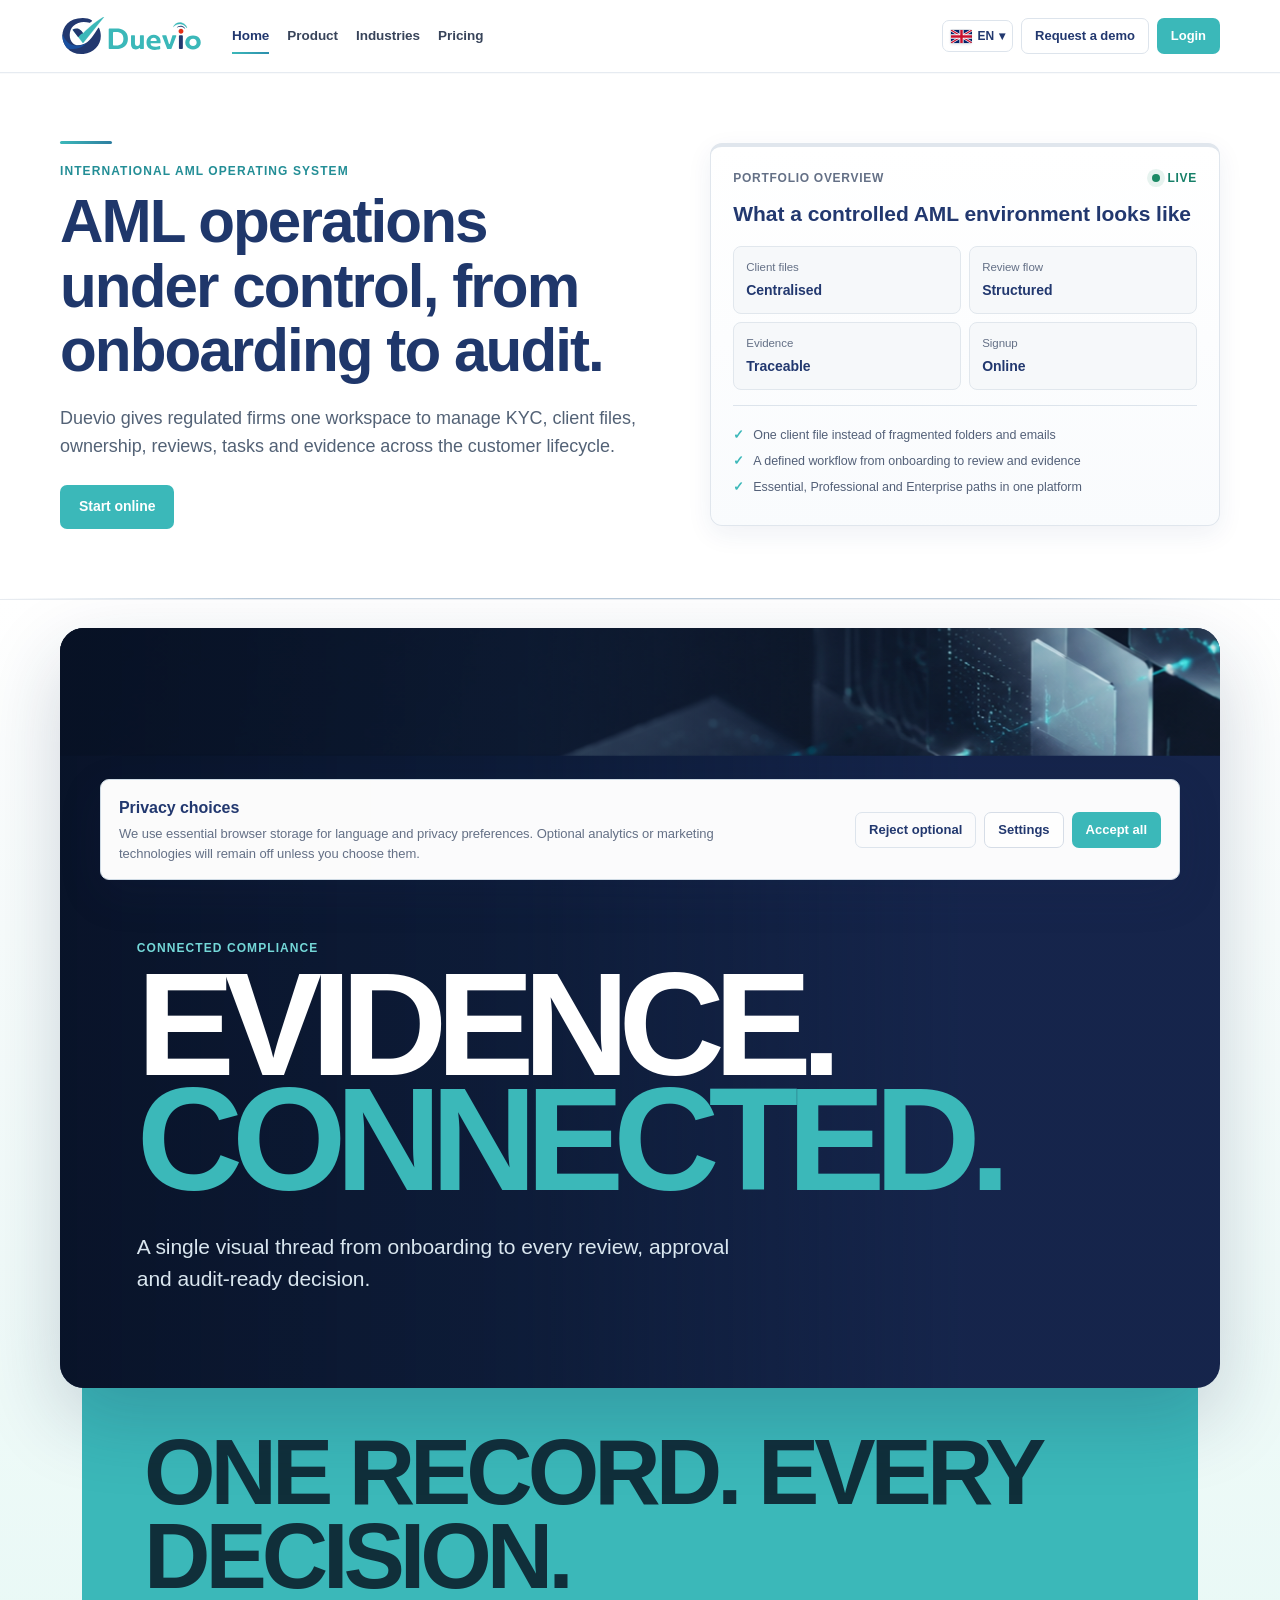
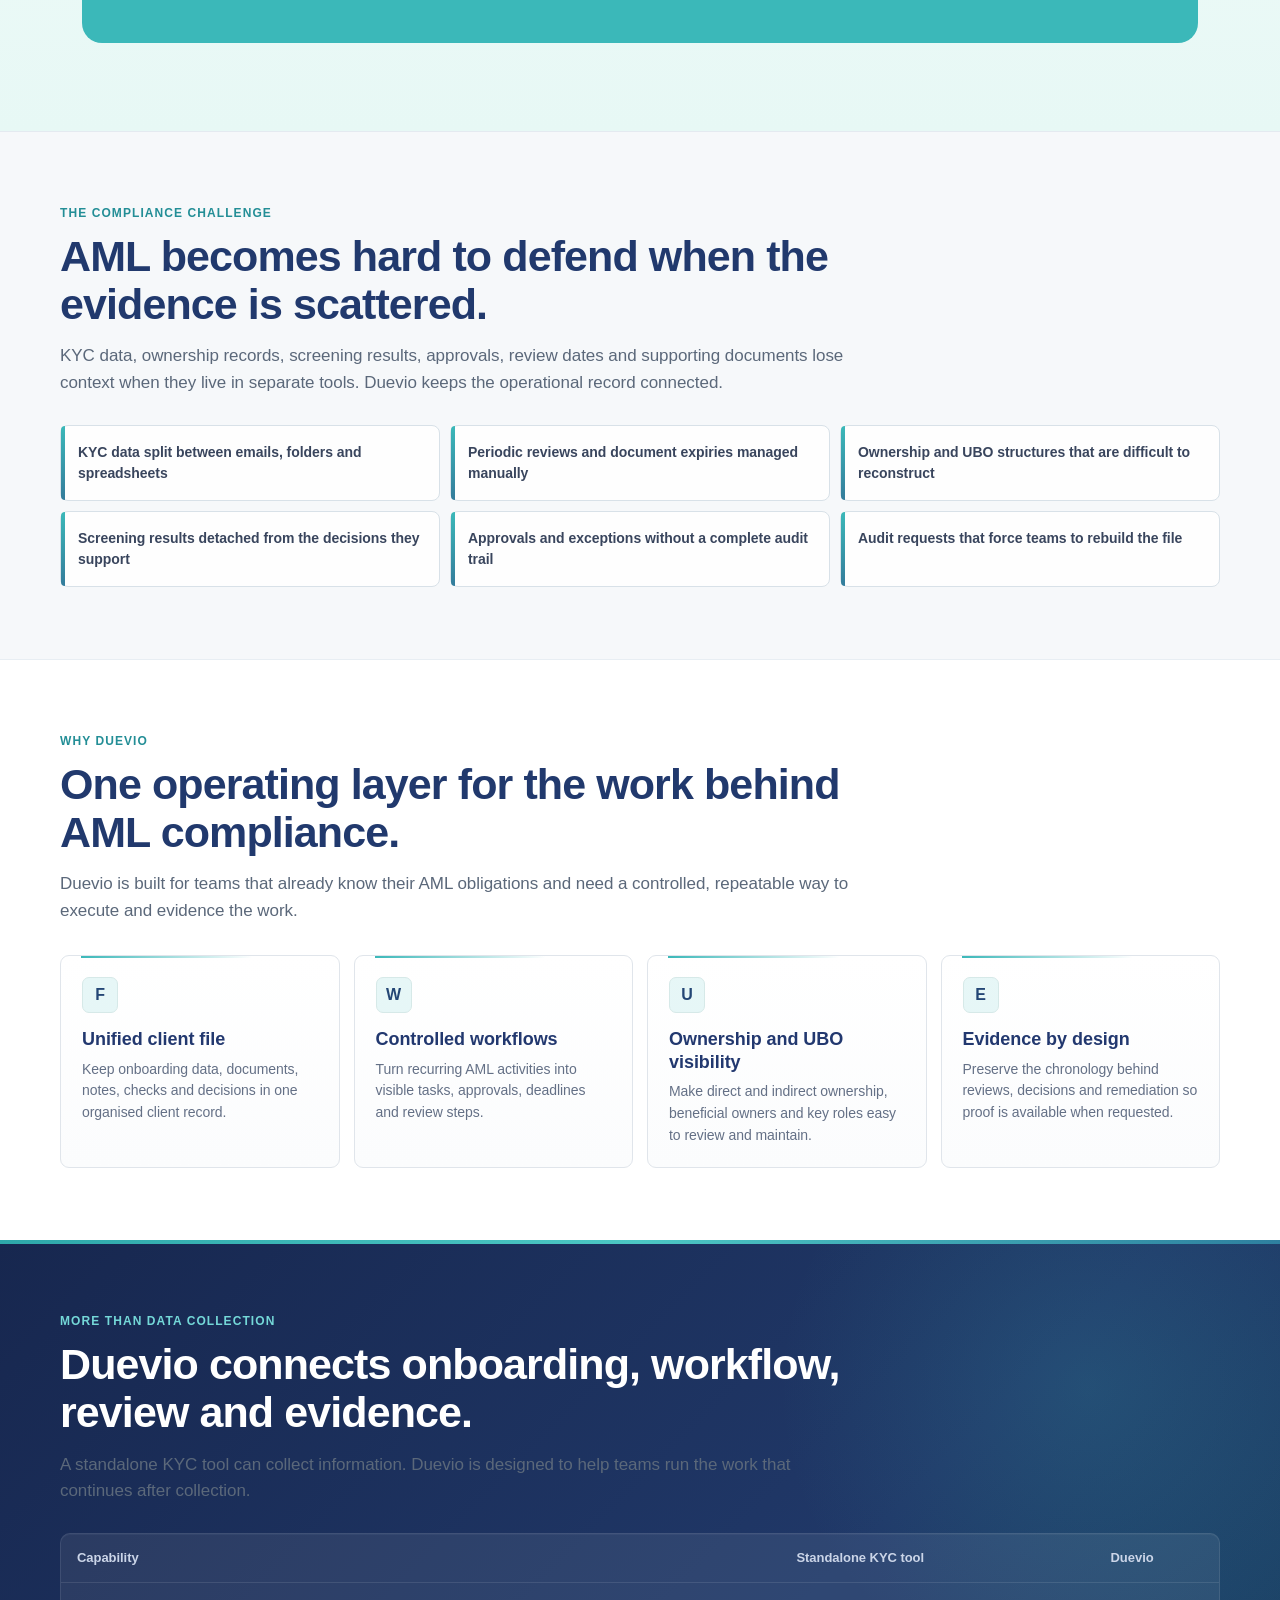
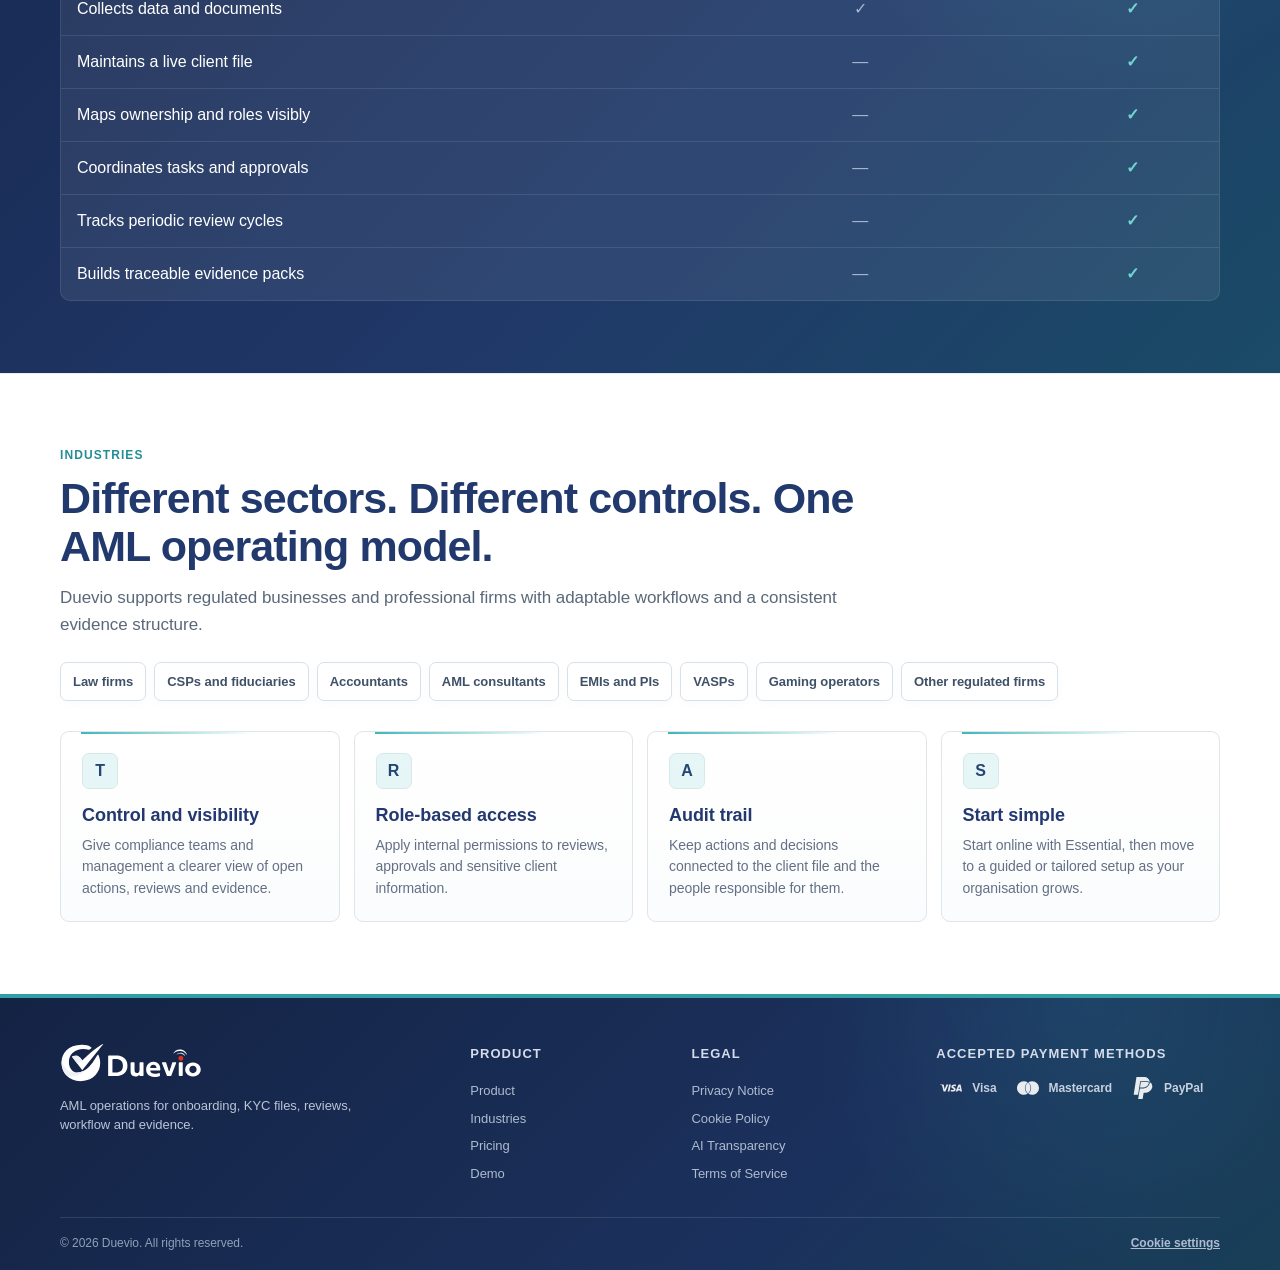
<file: index.html>
<!doctype html>
<html lang="en" data-lang="en" data-root="">
<head>
  <meta charset="utf-8">
  <meta name="viewport" content="width=device-width, initial-scale=1">
  <title>Duevio | AML operations from onboarding to audit</title>
  <meta name="description" content="Manage KYC, client files, ownership, reviews, workflows and audit evidence in one controlled AML workspace.">
  <meta name="robots" content="index,follow,max-image-preview:large">
  <meta name="theme-color" content="#22386f">
  <meta property="og:type" content="website">
  <meta property="og:title" content="Duevio | AML operations from onboarding to audit">
  <meta property="og:description" content="Manage KYC, client files, ownership, reviews, workflows and audit evidence in one controlled AML workspace.">
  <meta property="og:image" content="assets/img/brand-DUEVIO-01.svg">
  <meta property="og:site_name" content="Duevio">
  <meta name="twitter:card" content="summary_large_image">
  <link rel="canonical" href="https://test.duevio.com/">
  <link rel="alternate" hreflang="en" href="https://test.duevio.com/">
  <link rel="alternate" hreflang="it" href="https://test.duevio.com/it/">
  <link rel="alternate" hreflang="de" href="https://test.duevio.com/de/">
  <link rel="alternate" hreflang="es" href="https://test.duevio.com/es/">
  <link rel="alternate" hreflang="fr" href="https://test.duevio.com/fr/">
  <link rel="alternate" hreflang="ru" href="https://test.duevio.com/ru/">
  <link rel="alternate" hreflang="x-default" href="https://test.duevio.com/">
  <link rel="icon" href="assets/img/brand-DUEVIO-01.svg" type="image/svg+xml">
  <link rel="stylesheet" href="assets/css/styles.css">
  <link rel="stylesheet" href="assets/css/test-alignment.css">
  <script src="assets/js/app.js" defer></script>
</head>
<body>
  <a class="skip-link" href="#main" data-i18n="access.skip">Skip to content</a>

  <header class="site-header">
    <div class="container header-inner">
      <a class="brand" href="#home" aria-label="Duevio home">
        <img src="assets/img/brand-DUEVIO-01.svg" alt="Duevio">
      </a>
      <nav class="desktop-nav" aria-label="Primary navigation">
        <a href="#home" data-route="home" data-i18n="nav.home">Home</a>
        <a href="#product" data-route="product" data-i18n="nav.product">Product</a>
        <a href="#industries" data-route="industries" data-i18n="nav.industries">Industries</a>
        <a href="#pricing" data-route="pricing" data-i18n="nav.plans">Pricing</a>
        <!-- <a href="#signup" data-route="signup" data-i18n="nav.signup">Signup</a> -->
        <!-- <a href="#demo" data-route="demo" data-i18n="nav.demo">Demo</a> -->
      </nav>
      <div class="header-actions">
        <div class="language-switcher">
          <button class="language-button" type="button" aria-haspopup="true" aria-expanded="false" id="languageButton">
            <span class="language-code">EN</span><span aria-hidden="true">▾</span>
          </button>
          <div class="language-menu" id="languageMenu" role="menu" hidden>
            <a role="menuitem" href="" data-lang-link="en">English</a>
            <a role="menuitem" href="it/" data-lang-link="it">Italiano</a>
            <a role="menuitem" href="de/" data-lang-link="de">Deutsch</a>
            <a role="menuitem" href="es/" data-lang-link="es">Español</a>
            <a role="menuitem" href="fr/" data-lang-link="fr">Français</a>
            <a role="menuitem" href="ru/" data-lang-link="ru">Русский</a>
          </div>
        </div>
        <a class="button button-ghost compact desktop-cta" href="#demo" data-i18n="cta.bookDemo">Request a demo</a>
        <a class="button button-primary compact desktop-cta" href="https://suite.duevio.com/" target="_blank" rel="noopener noreferrer">Login</a>
        <button class="mobile-menu-button" type="button" aria-expanded="false" aria-controls="mobileNav" aria-label="Open menu">☰</button>
      </div>
    </div>
    <nav class="mobile-nav" id="mobileNav" aria-label="Mobile navigation" hidden>
      <a href="#home" data-i18n="nav.home">Home</a>
      <a href="#product" data-i18n="nav.product">Product</a>
      <a href="#industries" data-i18n="nav.industries">Industries</a>
      <a href="#pricing" data-i18n="nav.plans">Pricing</a>
      <!-- <a href="#signup" data-i18n="nav.signup">Signup</a> -->
      <!-- <a href="#demo" data-i18n="nav.demo">Demo</a> -->
    </nav>
  </header>

  <main id="main">
    <section class="page active" data-page="home" aria-labelledby="home-title">
      <div class="hero hero-home">
        <div class="container hero-grid">
          <div class="hero-copy">
            <p class="eyebrow" data-i18n="home.eyebrow">International AML operating system</p>
            <h1 id="home-title" data-i18n="home.title">AML operations under control, from onboarding to audit.</h1>
            <p class="lead" data-i18n="home.lead">Duevio gives regulated firms one workspace to manage KYC, client files, ownership, reviews, tasks and evidence across the customer lifecycle.</p>
            <div class="button-row">
              <a class="button button-primary" href="#pricing" data-i18n="cta.startOnline">Start online</a>
              
            </div>
          </div>
          <div class="overview-card" aria-label="Portfolio overview">
            <div class="overview-head">
              <span data-i18n="home.overviewLabel">Portfolio overview</span>
              <span class="status-dot"><span></span><span data-i18n="home.live">Live</span></span>
            </div>
            <h2 data-i18n="home.overviewTitle">What a controlled AML environment looks like</h2>
            <div class="metric-grid">
              <div><span data-i18n="home.metric1Label">Client files</span><strong data-i18n="home.metric1Value">Centralised</strong></div>
              <div><span data-i18n="home.metric2Label">Review flow</span><strong data-i18n="home.metric2Value">Structured</strong></div>
              <div><span data-i18n="home.metric3Label">Evidence</span><strong data-i18n="home.metric3Value">Traceable</strong></div>
              <div><span data-i18n="home.metric4Label">Signup</span><strong data-i18n="home.metric4Value">Online</strong></div>
            </div>
            <div class="highlight-list">
              <p><span>✓</span><span data-i18n="home.highlight1">One client file instead of fragmented folders and emails</span></p>
              <p><span>✓</span><span data-i18n="home.highlight2">A defined workflow from onboarding to review and evidence</span></p>
              <p><span>✓</span><span data-i18n="home.highlight3">Essential, Professional and Enterprise paths in one platform</span></p>
            </div>
          </div>
        </div>
      </div>

      <section class="home-visual-section" aria-labelledby="home-visual-title">
  <div class="container home-visual-shell">
    <div class="home-visual-media" data-parallax-scene>
      <img src="assets/img/duevio-connected-evidence.png" alt="" loading="lazy" data-parallax-media>
      <div class="home-visual-shade" aria-hidden="true"></div>
      <div class="home-visual-copy">
        <p class="eyebrow light" data-i18n="home.visualEyebrow">Connected compliance</p>
        <h2 id="home-visual-title"><span data-i18n="home.visualLine1">Evidence.</span><span data-i18n="home.visualLine2">Connected.</span></h2>
        <p data-i18n="home.visualLead">A single visual thread from onboarding to every review, approval and audit-ready decision.</p>
      </div>
    </div>
    <div class="home-green-statement"><p data-i18n="home.visualStatement">One record. Every decision.</p></div>
  </div>
</section>

<section class="section section-light">
        <div class="container">
          <p class="eyebrow" data-i18n="home.challengeEyebrow">The compliance challenge</p>
          <h2 data-i18n="home.challengeTitle">AML becomes hard to defend when the evidence is scattered.</h2>
          <p class="section-lead" data-i18n="home.challengeLead">KYC data, ownership records, screening results, approvals, review dates and supporting documents lose context when they live in separate tools. Duevio keeps the operational record connected.</p>
          <div class="problem-grid">
            <div data-i18n="home.problem1">KYC data split between emails, folders and spreadsheets</div>
            <div data-i18n="home.problem2">Periodic reviews and document expiries managed manually</div>
            <div data-i18n="home.problem3">Ownership and UBO structures that are difficult to reconstruct</div>
            <div data-i18n="home.problem4">Screening results detached from the decisions they support</div>
            <div data-i18n="home.problem5">Approvals and exceptions without a complete audit trail</div>
            <div data-i18n="home.problem6">Audit requests that force teams to rebuild the file</div>
          </div>
        </div>
      </section>

      <section class="section">
        <div class="container">
          <p class="eyebrow" data-i18n="home.whyEyebrow">Why Duevio</p>
          <h2 data-i18n="home.whyTitle">One operating layer for the work behind AML compliance.</h2>
          <p class="section-lead" data-i18n="home.whyLead">Duevio is built for teams that already know their AML obligations and need a controlled, repeatable way to execute and evidence the work.</p>
          <div class="feature-grid four">
            <article class="feature-card"><span class="feature-icon">F</span><h3 data-i18n="home.feature1Title">Unified client file</h3><p data-i18n="home.feature1Text">Keep onboarding data, documents, notes, checks and decisions in one organised client record.</p></article>
            <article class="feature-card"><span class="feature-icon">W</span><h3 data-i18n="home.feature2Title">Controlled workflows</h3><p data-i18n="home.feature2Text">Turn recurring AML activities into visible tasks, approvals, deadlines and review steps.</p></article>
            <article class="feature-card"><span class="feature-icon">U</span><h3 data-i18n="home.feature3Title">Ownership and UBO visibility</h3><p data-i18n="home.feature3Text">Make direct and indirect ownership, beneficial owners and key roles easy to review and maintain.</p></article>
            <article class="feature-card"><span class="feature-icon">E</span><h3 data-i18n="home.feature4Title">Evidence by design</h3><p data-i18n="home.feature4Text">Preserve the chronology behind reviews, decisions and remediation so proof is available when requested.</p></article>
          </div>
        </div>
      </section>

      <section class="section section-navy">
        <div class="container">
          <p class="eyebrow light" data-i18n="home.compareEyebrow">More than data collection</p>
          <h2 class="light" data-i18n="home.compareTitle">Duevio connects onboarding, workflow, review and evidence.</h2>
          <p class="section-lead light-muted" data-i18n="home.compareLead">A standalone KYC tool can collect information. Duevio is designed to help teams run the work that continues after collection.</p>
          <div class="comparison-wrap">
            <table class="comparison-table">
              <thead><tr><th data-i18n="home.tableCapability">Capability</th><th data-i18n="home.tableKyc">Standalone KYC tool</th><th>Duevio</th></tr></thead>
              <tbody>
                <tr><td data-i18n="home.row1">Collects data and documents</td><td>✓</td><td>✓</td></tr>
                <tr><td data-i18n="home.row2">Maintains a live client file</td><td>—</td><td>✓</td></tr>
                <tr><td data-i18n="home.row3">Maps ownership and roles visibly</td><td>—</td><td>✓</td></tr>
                <tr><td data-i18n="home.row4">Coordinates tasks and approvals</td><td>—</td><td>✓</td></tr>
                <tr><td data-i18n="home.row5">Tracks periodic review cycles</td><td>—</td><td>✓</td></tr>
                <tr><td data-i18n="home.row6">Builds traceable evidence packs</td><td>—</td><td>✓</td></tr>
              </tbody>
            </table>
          </div>
        </div>
      </section>

      <section class="section">
        <div class="container">
          <p class="eyebrow" data-i18n="home.industriesEyebrow">Industries</p>
          <h2 data-i18n="home.industriesTitle">Different sectors. Different controls. One AML operating model.</h2>
          <p class="section-lead" data-i18n="home.industriesLead">Duevio supports regulated businesses and professional firms with adaptable workflows and a consistent evidence structure.</p>
          <div class="pill-grid">
            <span data-i18n="sector.law">Law firms</span><span data-i18n="sector.csp">CSPs and fiduciaries</span><span data-i18n="sector.accountants">Accountants</span><span data-i18n="sector.consultants">AML consultants</span><span data-i18n="sector.emi">EMIs and PIs</span><span data-i18n="sector.vasp">VASPs</span><span data-i18n="sector.gaming">Gaming operators</span><span data-i18n="sector.other">Other regulated firms</span>
          </div>
          <div class="feature-grid four trust-grid">
            <article class="feature-card"><span class="feature-icon">T</span><h3 data-i18n="home.trust1Title">Control and visibility</h3><p data-i18n="home.trust1Text">Give compliance teams and management a clearer view of open actions, reviews and evidence.</p></article>
            <article class="feature-card"><span class="feature-icon">R</span><h3 data-i18n="home.trust2Title">Role-based access</h3><p data-i18n="home.trust2Text">Apply internal permissions to reviews, approvals and sensitive client information.</p></article>
            <article class="feature-card"><span class="feature-icon">A</span><h3 data-i18n="home.trust3Title">Audit trail</h3><p data-i18n="home.trust3Text">Keep actions and decisions connected to the client file and the people responsible for them.</p></article>
            <article class="feature-card"><span class="feature-icon">S</span><h3 data-i18n="home.trust4Title">Start simple</h3><p data-i18n="home.trust4Text">Start online with Essential, then move to a guided or tailored setup as your organisation grows.</p></article>
          </div>
        </div>
      </section>
    </section>

    <section class="page" data-page="product" aria-labelledby="product-title" hidden>
      <div class="hero subhero"><div class="container hero-grid"><div class="hero-copy"><p class="eyebrow" data-i18n="product.eyebrow">Product</p><h1 id="product-title" data-i18n="product.title">A structured AML workspace for onboarding, monitoring and evidence.</h1><p class="lead" data-i18n="product.lead">Manage the operational side of AML compliance in one environment, from initial client intake to periodic review, remediation and evidence production.</p><div class="button-row"><a class="button button-primary" href="#pricing" data-i18n="cta.startOnline">Start online</a></div></div><div class="overview-card"><div class="overview-head"><span data-i18n="product.overviewLabel">Product overview</span><span class="status-dot"><span></span><span data-i18n="product.modular">Modular</span></span></div><h2 data-i18n="product.overviewTitle">Built to run AML operations, not just collect data</h2><div class="metric-grid"><div><span data-i18n="product.metric1Label">Modules</span><strong>8+</strong></div><div><span data-i18n="product.metric2Label">Workflows</span><strong data-i18n="product.metric2Value">Structured</strong></div><div><span data-i18n="product.metric3Label">Evidence</span><strong data-i18n="product.metric3Value">Exportable</strong></div><div><span data-i18n="product.metric4Label">Scalability</span><strong data-i18n="product.metric4Value">Built in</strong></div></div><div class="highlight-list"><p><span>✓</span><span data-i18n="product.highlight1">Guided onboarding, document control and ownership visibility</span></p><p><span>✓</span><span data-i18n="product.highlight2">Tasks, approvals, review cycles and remediation tracking</span></p><p><span>✓</span><span data-i18n="product.highlight3">Evidence that stays connected to the client file</span></p></div></div></div></div>
      <section class="section"><div class="container"><p class="eyebrow" data-i18n="product.modulesEyebrow">Core modules</p><h2 data-i18n="product.modulesTitle">Core AML modules for the full client lifecycle.</h2><p class="section-lead" data-i18n="product.modulesLead">Configure the operating model around your clients, risk approach and internal responsibilities.</p><div class="feature-grid three module-grid">
        <article class="module-card"><span>1</span><h3 data-i18n="product.m1Title">Guided onboarding</h3><p data-i18n="product.m1Text">Create adaptive intake journeys for individuals, companies and complex structures.</p><ul><li data-i18n="product.m1a">Configurable journeys</li><li data-i18n="product.m1b">Structured intake</li><li data-i18n="product.m1c">Cleaner first-time collection</li></ul></article>
        <article class="module-card"><span>2</span><h3 data-i18n="product.m2Title">Ownership and role mapping</h3><p data-i18n="product.m2Text">Make ownership trees, beneficial owners and key roles part of the live client file.</p><ul><li data-i18n="product.m2a">Direct and indirect ownership</li><li data-i18n="product.m2b">Role visibility</li><li data-i18n="product.m2c">Client confirmation support</li></ul></article>
        <article class="module-card"><span>3</span><h3 data-i18n="product.m3Title">Dynamic questionnaires</h3><p data-i18n="product.m3Text">Use forms that adapt to client type, structure and information already collected.</p><ul><li data-i18n="product.m3a">Configurable forms</li><li data-i18n="product.m3b">Pre-filled data</li><li data-i18n="product.m3c">Less duplication</li></ul></article>
        <article class="module-card"><span>4</span><h3 data-i18n="product.m4Title">Document control</h3><p data-i18n="product.m4Text">Treat documents as compliance evidence with status, validity and context.</p><ul><li data-i18n="product.m4a">Expiry-aware</li><li data-i18n="product.m4b">Version-aware</li><li data-i18n="product.m4c">Evidence-oriented</li></ul></article>
        <article class="module-card"><span>5</span><h3 data-i18n="product.m5Title">Reviews and reminders</h3><p data-i18n="product.m5Text">Track deadlines, expiring documents, open actions and remediation before they become gaps.</p><ul><li data-i18n="product.m5a">Periodic reviews</li><li data-i18n="product.m5b">Escalation support</li><li data-i18n="product.m5c">Open-item visibility</li></ul></article>
        <article class="module-card"><span>6</span><h3 data-i18n="product.m6Title">Evidence exports</h3><p data-i18n="product.m6Text">Produce organised material for audits, inspections, partner reviews and internal control.</p><ul><li data-i18n="product.m6a">Evidence packs</li><li data-i18n="product.m6b">Client chronology</li><li data-i18n="product.m6c">Faster retrieval</li></ul></article>
      </div></div></section>
      <section class="section section-light"><div class="container"><p class="eyebrow" data-i18n="product.howEyebrow">How it works</p><h2 data-i18n="product.howTitle">Run the AML process from onboarding to evidence.</h2><p class="section-lead" data-i18n="product.howLead">Keep the client record, tasks and decisions connected as the relationship changes over time.</p><div class="steps-grid"><article><span>1</span><p data-i18n="product.step1">Capture onboarding data and documents through a guided process.</p></article><article><span>2</span><p data-i18n="product.step2">Build the live file with ownership, roles, checks, notes and decisions.</p></article><article><span>3</span><p data-i18n="product.step3">Track tasks, approvals, reviews, exceptions and remediation from one dashboard.</p></article><article><span>4</span><p data-i18n="product.step4">Retrieve evidence quickly when an audit, inspection or partner request arrives.</p></article></div></div></section>
      <section class="section"><div class="container"><p class="eyebrow" data-i18n="product.integrationsEyebrow">Integrations and readiness</p><h2 data-i18n="product.integrationsTitle">Connect Duevio with the data sources and systems your team already uses.</h2><p class="section-lead" data-i18n="product.integrationsLead">Duevio can sit at the centre of an AML operating environment while specialist providers continue to perform identity, screening and data services.</p><div class="integration-grid"><span data-i18n="product.int1">Identity verification providers</span><span data-i18n="product.int2">Screening and watchlist providers</span><span data-i18n="product.int3">Public registries and corporate sources</span><span data-i18n="product.int4">Document repositories</span><span data-i18n="product.int5">CRM, core and onboarding systems</span><span data-i18n="product.int6">API and enterprise connection layer</span></div></div></section>
    </section>

    <section class="page" data-page="industries" aria-labelledby="industries-title" hidden>
      <div class="hero subhero"><div class="container hero-grid"><div class="hero-copy"><p class="eyebrow" data-i18n="industries.eyebrow">Industries</p><h1 id="industries-title" data-i18n="industries.title">Different sectors. Different controls. One clearer way to run AML work.</h1><p class="lead" data-i18n="industries.lead">Duevio is designed for regulated businesses and professional firms that need controlled onboarding, living KYC files, recurring reviews and evidence they can retrieve.</p><div class="button-row"><a class="button button-primary" href="#pricing" data-i18n="cta.startOnline">Start online</a></div></div><div class="overview-card"><div class="overview-head"><span data-i18n="industries.fit">Industry fit</span><span class="status-dot"><span></span><span data-i18n="industries.international">International</span></span></div><h2 data-i18n="industries.overviewTitle">Designed for regulated operators and professional practices</h2><div class="metric-grid"><div><span data-i18n="industries.metric1Label">Sectors</span><strong data-i18n="industries.metric1Value">Multiple</strong></div><div><span data-i18n="industries.metric2Label">Positioning</span><strong data-i18n="industries.metric2Value">Flexible</strong></div><div><span data-i18n="industries.metric3Label">Jurisdictions</span><strong data-i18n="industries.metric3Value">Adaptable</strong></div><div><span data-i18n="industries.metric4Label">Entry point</span><strong data-i18n="industries.metric4Value">Online</strong></div></div></div></div></div>
      <section class="section"><div class="container"><div class="feature-grid three sector-grid">
        <article class="sector-card"><span>L</span><h3 data-i18n="industries.s1Title">Law firms and professional practices</h3><p data-i18n="industries.s1Text">Manage client onboarding, KYC documents, ownership information and compliance evidence across matters and relationships.</p><ul><li data-i18n="industries.s1a">Cleaner onboarding</li><li data-i18n="industries.s1b">Document organisation</li><li data-i18n="industries.s1c">Traceable decisions</li></ul></article>
        <article class="sector-card"><span>C</span><h3 data-i18n="industries.s2Title">CSPs and fiduciaries</h3><p data-i18n="industries.s2Text">Maintain company files, beneficial ownership structures, recurring reviews and AML evidence across a portfolio.</p><ul><li data-i18n="industries.s2a">Corporate onboarding</li><li data-i18n="industries.s2b">UBO mapping</li><li data-i18n="industries.s2c">Recurring review control</li></ul></article>
        <article class="sector-card"><span>E</span><h3 data-i18n="industries.s3Title">EMIs, PIs and regulated operators</h3><p data-i18n="industries.s3Text">Coordinate controlled onboarding, internal approvals, review cycles and evidence in supervised environments.</p><ul><li data-i18n="industries.s3a">Governance support</li><li data-i18n="industries.s3b">Scalable workflow</li><li data-i18n="industries.s3c">Evidence production</li></ul></article>
        <article class="sector-card"><span>A</span><h3 data-i18n="industries.s4Title">AML outsourcers and external MLROs</h3><p data-i18n="industries.s4Text">Manage multiple client portfolios, open actions, reviews and evidence requests from one controlled workspace.</p><ul><li data-i18n="industries.s4a">Multi-client management</li><li data-i18n="industries.s4b">Segregated access</li><li data-i18n="industries.s4c">Portfolio oversight</li></ul></article>
        <article class="sector-card"><span>I</span><h3 data-i18n="industries.s5Title">International firms</h3><p data-i18n="industries.s5Text">Adapt workflows to different entities, jurisdictions and internal operating models without fragmenting the evidence.</p><ul><li data-i18n="industries.s5a">Multi-jurisdiction support</li><li data-i18n="industries.s5b">Consistent control model</li><li data-i18n="industries.s5c">Multilingual interface</li></ul></article>
        <article class="sector-card"><span>S</span><h3 data-i18n="industries.s6Title">Smaller regulated firms</h3><p data-i18n="industries.s6Text">Start with an online AML workspace and move to guided or tailored implementation as operational needs grow.</p><ul><li data-i18n="industries.s6a">Simple entry point</li><li data-i18n="industries.s6b">Online signup</li><li data-i18n="industries.s6c">Upgrade path</li></ul></article>
      </div></div></section>
    </section>

    <section class="page" data-page="pricing" aria-labelledby="pricing-title" hidden>
      <div class="hero subhero"><div class="container hero-grid"><div class="hero-copy"><p class="eyebrow" data-i18n="plans.eyebrow">Pricing</p><h1 id="pricing-title" data-i18n="plans.title">Stop managing AML work across disconnected files and reminders.</h1><p class="lead" data-i18n="plans.lead">Start online with Duevio Essential, choose a guided Professional setup, or design a tailored Enterprise deployment for more complex operations.</p><!-- <div class="button-row"><a class="button button-primary" href="#signup" data-i18n="cta.startNow">Start now</a><a class="button button-secondary" href="#demo" data-i18n="cta.bookDemo">Request a demo</a></div> --></div><!-- <div class="overview-card"><div class="overview-head"><span data-i18n="plans.structure">Pricing structure</span><span class="status-dot"><span></span><span data-i18n="plans.choice">Flexible</span></span></div><h2 data-i18n="plans.overviewTitle">Choose how you want to start</h2><div class="metric-grid"><div><span>Essential</span><strong data-i18n="plans.online">Online</strong></div><div><span>Professional</span><strong data-i18n="plans.guided">Guided</strong></div><div><span>Enterprise</span><strong data-i18n="plans.tailored">Tailored</strong></div><div><span data-i18n="plans.activation">Activation</span><strong data-i18n="plans.immediate">Immediate*</strong></div></div><p class="micro" data-i18n="plans.activationNote">*Essential self-service after account creation and payment. Professional and Enterprise follow the agreed implementation path.</p></div> --></div></div>
      <section class="section"><div class="container"><div class="pricing-grid">
        <article class="price-card featured"><div class="price-tag" data-i18n="plans.startNow">Start online</div><h2>Essential</h2><p class="price"><strong>9,99 €</strong><span class="price-meta"><span><b aria-hidden="true">/</b> <span data-i18n="plans.perMonth">per month</span></span><small data-i18n="plans.billedAnnually">(billed annually)</small></span></p><p data-i18n="plans.essentialText">Organise onboarding, client files, reviews and evidence in one workspace. One user is included and you can upgrade when the organisation needs more.</p><ul><li data-i18n="plans.e1">Online AML workspace</li><li data-i18n="plans.e2">1 user included</li><li data-i18n="plans.e3">Usage-based option available</li><li data-i18n="plans.e4">Self-service account creation</li><li data-i18n="plans.e5">Upgrade path</li></ul><a class="button button-primary block" href="https://signup.duevio.com/signup.aspx" target="_blank" rel="noopener noreferrer" data-i18n="cta.startNow">Start now</a></article>
        <article class="price-card"><div class="price-tag" data-i18n="plans.growing">For growing teams</div><h2>Professional</h2><p class="price"><strong>49,99 €</strong><span class="price-meta"><span><b aria-hidden="true">/</b> <span data-i18n="plans.perMonth">per month</span></span><small data-i18n="plans.billedAnnually">(billed annually)</small></span></p><p class="price-description" data-i18n="plans.professionalText">Give your team structured AML workflows, task visibility, approvals and recurring review control with guided setup.</p><ul><li data-i18n="plans.p1">Multi-user setup</li><li data-i18n="plans.p2">Guided onboarding</li><li data-i18n="plans.p3">Internal control workflows</li><li data-i18n="plans.p4">Setup and onboarding support</li><li data-i18n="plans.p5">Commercial follow-up</li></ul><a class="button button-primary block" href="https://signup.duevio.com/signup.aspx" target="_blank" rel="noopener noreferrer" data-i18n="cta.startNow">Start now</a></article>
        <article class="price-card"><div class="price-tag" data-i18n="plans.complex">For complex operators</div><h2>Enterprise</h2><p class="price-description" data-i18n="plans.enterpriseText">Build a tailored operating model for more complex regulated environments, governance structures and integration requirements.</p><ul><li data-i18n="plans.x1">Tailored workflows</li><li data-i18n="plans.x2">Complex rollout support</li><li data-i18n="plans.x3">Custom implementation</li><li data-i18n="plans.x4">Integration planning</li><li data-i18n="plans.x5">Enterprise consultation</li></ul><a class="button button-secondary block" href="#enterprise" data-i18n="plans.discussEnterprise">Discuss Enterprise</a></article>
      </div><div class="payment-strip"><span data-i18n="payment.accepted">Accepted payment methods</span><div class="payment-logos"><figure><img class="visa" src="assets/img/visa.svg" alt="Visa"><figcaption>Visa</figcaption></figure><figure><img class="mastercard" src="assets/img/mastercard.svg" alt="Mastercard"><figcaption>Mastercard</figcaption></figure><figure><img class="paypal" src="assets/img/paypal.svg" alt="PayPal"><figcaption>PayPal</figcaption></figure></div><p data-i18n="payment.secure">Card and PayPal details are handled by the payment provider, not stored in this marketing website.</p></div></div></section>
    </section>

    <section class="page" data-page="signup" aria-labelledby="signup-title" hidden>
      <div class="hero subhero"><div class="container hero-grid"><div class="hero-copy"><p class="eyebrow" data-i18n="signup.eyebrow">Signup</p><h1 id="signup-title" data-i18n="signup.title">Choose the Duevio path that fits your organisation.</h1><p class="lead" data-i18n="signup.lead">Essential is self-service. Create your account, complete payment and open your workspace. Professional and Enterprise start with a guided commercial and implementation discussion.</p><div class="button-row"><a class="button button-primary" href="#pricing" data-i18n="cta.startOnline">Start online</a><a class="button button-secondary" href="#demo" data-i18n="cta.bookDemo">Request a demo</a></div></div><div class="overview-card"><div class="overview-head"><span data-i18n="signup.onlineSignup">Online signup</span><span class="status-dot"><span></span><span data-i18n="signup.selfService">Self-service</span></span></div><h2 data-i18n="signup.overviewTitle">Create your Duevio account and start online</h2><div class="metric-grid"><div><span>Essential</span><strong data-i18n="signup.essentialPriceYear">€120 / year</strong></div><div><span data-i18n="signup.users">Users</span><strong data-i18n="signup.oneIncluded">1 included</strong></div><div><span>Professional</span><strong data-i18n="plans.guided">Guided</strong></div><div><span>Enterprise</span><strong data-i18n="signup.consultation">Consultation</strong></div></div></div></div></div>
      <section class="section"><div class="container"><div class="signup-layout"><div class="signup-main"><p class="eyebrow" data-i18n="signup.choosePlan">Choose a plan</p><h2 data-i18n="signup.formTitle">Start your Duevio signup</h2><div class="plan-selector" role="radiogroup" aria-label="Choose plan"><label><input type="radio" name="selectedPlan" value="Essential" checked><span><strong>Essential</strong><small data-i18n="signup.essentialShort">€120 / year · 1 user</small><em data-i18n="signup.essentialPlanText">Pay online and open your workspace</em></span></label><label><input type="radio" name="selectedPlan" value="Professional"><span><strong>Professional</strong><small data-i18n="signup.profShort">Guided multi-user setup</small><em data-i18n="signup.profPlanText">Request setup and pricing follow-up</em></span></label><label><input type="radio" name="selectedPlan" value="Enterprise"><span><strong>Enterprise</strong><small data-i18n="signup.entShort">Tailored implementation</small><em data-i18n="signup.entPlanText">Request a custom commercial path</em></span></label></div>
        <form id="signup-form" class="form-card" novalidate><div class="form-grid"><label><span data-i18n="form.org">Organisation name</span><input name="organisation" autocomplete="organization" required data-i18n-placeholder="form.orgPlaceholder" placeholder="Enter organisation name"></label><label><span data-i18n="form.name">Main contact name</span><input name="name" autocomplete="name" required data-i18n-placeholder="form.namePlaceholder" placeholder="Enter full name"></label><label><span data-i18n="form.email">Work email</span><input name="email" type="email" autocomplete="email" required placeholder="name@company.com"></label><label><span data-i18n="form.country">Country / jurisdiction</span><select name="country" required><option value="" data-i18n="form.select">Select</option><option data-i18n="country.italy">Italy</option><option data-i18n="country.malta">Malta</option><option data-i18n="country.sanmarino">San Marino</option><option data-i18n="country.germany">Germany</option><option data-i18n="country.france">France</option><option data-i18n="country.spain">Spain</option><option data-i18n="country.other">Other</option></select></label><label><span data-i18n="form.business">Business type</span><select name="business" required><option value="" data-i18n="form.select">Select</option><option data-i18n="sector.law">Law firm</option><option data-i18n="sector.csp">CSP / fiduciary</option><option data-i18n="sector.accountants">Accountancy</option><option data-i18n="sector.consultants">AML consultancy</option><option data-i18n="sector.emi">EMI / PI</option><option data-i18n="sector.vasp">VASP</option><option data-i18n="sector.gaming">Gaming</option><option data-i18n="sector.other">Other regulated firm</option></select></label><label><span data-i18n="form.team">Expected team size</span><select name="team" required><option value="" data-i18n="form.select">Select</option><option>1</option><option>2–5</option><option>6–20</option><option>21–50</option><option>50+</option></select></label><label><span data-i18n="form.password">Create password</span><input name="password" type="password" autocomplete="new-password" minlength="8" required data-i18n-placeholder="form.passwordPlaceholder" placeholder="Minimum 8 characters"></label><label><span data-i18n="form.confirmPassword">Confirm password</span><input name="passwordConfirm" type="password" autocomplete="new-password" minlength="8" required data-i18n-placeholder="form.confirmPlaceholder" placeholder="Repeat password"></label></div><label class="full"><span data-i18n="form.need">Tell us briefly what you need</span><textarea name="needs" rows="4"></textarea></label><label class="checkbox"><input type="checkbox" name="terms" required><span><span data-i18n="form.terms1">I agree to the</span> <a href="#terms" data-i18n="legal.terms">Terms of Service</a> <span data-i18n="form.and">and</span> <a href="#privacy" data-i18n="legal.privacy">Privacy Notice</a>.</span></label><label class="checkbox"><input type="checkbox" name="marketing"><span data-i18n="form.marketing">I would like to receive product updates and commercial communications. I can withdraw consent at any time.</span></label><div class="form-actions"><button class="button button-primary" type="submit" id="signupSubmit" data-i18n="signup.continuePayment">Continue to secure payment</button><button class="button button-ghost" type="reset" data-i18n="form.clear">Clear form</button></div><p class="form-status" id="signupStatus" role="status" aria-live="polite"></p></form></div>
        <aside class="signup-side"><div class="summary-card"><h3 data-i18n="signup.summary">Payment summary</h3><dl><div><dt data-i18n="signup.plan">Plan</dt><dd id="summaryPlan">Essential</dd></div><div><dt data-i18n="signup.usersIncluded">Users included</dt><dd id="summaryUsers">1</dd></div><div><dt data-i18n="signup.amountToday">Amount due today</dt><dd id="summaryAmount">€120</dd></div></dl><div class="payment-logos small"><figure><img class="visa" src="assets/img/visa.svg" alt="Visa"><figcaption>Visa</figcaption></figure><figure><img class="mastercard" src="assets/img/mastercard.svg" alt="Mastercard"><figcaption>Mastercard</figcaption></figure><figure><img class="paypal" src="assets/img/paypal.svg" alt="PayPal"><figcaption>PayPal</figcaption></figure></div><p class="micro" data-i18n="signup.paymentNote">The repository preview does not submit payment data. The production checkout should redirect to the configured payment provider.</p></div><div class="summary-card"><h3 data-i18n="signup.next">What happens next</h3><ol class="next-list"><li><span>1</span><div><strong id="next1Title" data-i18n="signup.next1Title">Account details</strong><p id="next1Text" data-i18n="signup.next1Text">Complete your organisation and user information.</p></div></li><li><span>2</span><div><strong id="next2Title" data-i18n="signup.next2Title">Secure payment</strong><p id="next2Text" data-i18n="signup.next2Text">Essential continues to the payment provider.</p></div></li><li><span>3</span><div><strong id="next3Title" data-i18n="signup.next3Title">Workspace access</strong><p id="next3Text" data-i18n="signup.next3Text">Open your Essential workspace after payment.</p></div></li></ol></div></aside>
      </div></div></section>
    </section>

    
    <section class="page" data-page="enterprise" aria-labelledby="enterprise-title" hidden>
      <div class="hero subhero"><div class="container hero-grid"><div class="hero-copy"><p class="eyebrow" data-i18n="enterprise.eyebrow">Enterprise</p><h1 id="enterprise-title" data-i18n="enterprise.title">Build a controlled AML operating model around your organisation.</h1><p class="lead" data-i18n="enterprise.lead">Tell us about your structure, jurisdictions and priorities. Our team will review the fit and arrange a focused Enterprise discovery call.</p></div><div class="overview-card"><div class="overview-head"><span data-i18n="enterprise.cardLabel">Enterprise consultation</span><span class="status-dot"><span></span><span>Duevio</span></span></div><h2 data-i18n="enterprise.cardTitle">Designed for complex regulated operations</h2><div class="metric-grid"><div><span data-i18n="enterprise.workflows">Workflows</span><strong data-i18n="enterprise.workflowsValue">Tailored</strong></div><div><span data-i18n="enterprise.rollout">Rollout</span><strong data-i18n="enterprise.rolloutValue">Guided</strong></div><div><span data-i18n="enterprise.integrations">Integrations</span><strong data-i18n="enterprise.integrationsValue">Planned</strong></div><div><span data-i18n="enterprise.governance">Governance</span><strong data-i18n="enterprise.governanceValue">Aligned</strong></div></div><div class="highlight-list"><p><span>✓</span><span data-i18n="enterprise.highlight1">A solution shaped around your operating model</span></p><p><span>✓</span><span data-i18n="enterprise.highlight2">A rollout plan aligned with teams and jurisdictions</span></p><p><span>✓</span><span data-i18n="enterprise.highlight3">A focused discussion with the right specialists</span></p></div></div></div></div>
      <section class="section section-light"><div class="container"><form id="enterprise-form" class="form-card demo-form enterprise-form" action="https://formsubmit.co/support@duevio.com" method="POST"><input type="hidden" name="_subject" value="New Duevio Enterprise enquiry"><input type="hidden" name="_template" value="table"><input type="hidden" name="_captcha" value="false"><input type="text" name="_honey" tabindex="-1" autocomplete="off" aria-hidden="true" style="display:none"><h2 data-i18n="enterprise.formTitle">Discuss your Enterprise requirements</h2><p class="section-lead enterprise-form-lead" data-i18n="enterprise.formLead">Share a few details so we can prepare a relevant, focused conversation.</p><div class="form-grid"><label><span data-i18n="form.org">Organisation name</span><input name="organisation" autocomplete="organization" required></label><label><span data-i18n="form.name">Main contact name</span><input name="name" autocomplete="name" required></label><label><span data-i18n="form.email">Work email</span><input type="email" name="email" autocomplete="email" required></label><label><span data-i18n="form.country">Country / jurisdiction</span><input name="country" required></label><label><span data-i18n="enterprise.orgType">Organisation type</span><select name="organisation_type" required><option value="" data-i18n="enterprise.orgTypePlaceholder">Select organisation type</option><option value="Law firm" data-i18n="sector.law">Law firm</option><option value="CSP / fiduciary" data-i18n="sector.csp">CSP / fiduciary</option><option value="Accountancy" data-i18n="sector.accountants">Accountancy</option><option value="AML consultancy" data-i18n="sector.consultants">AML consultancy</option><option value="EMI / PI" data-i18n="sector.emi">EMI / PI</option><option value="VASP" data-i18n="sector.vasp">VASP</option><option value="Gaming" data-i18n="sector.gaming">Gaming</option><option value="Other regulated firm" data-i18n="sector.other">Other regulated firm</option></select></label><label><span data-i18n="form.team">Expected team size</span><select name="team_size" required><option value="" data-i18n="form.select">Select</option><option>2–5</option><option>6–20</option><option>21–50</option><option>51–200</option><option>200+</option></select></label><label><span data-i18n="enterprise.jurisdictions">Operating jurisdictions</span><input name="operating_jurisdictions" data-i18n-placeholder="enterprise.jurisdictionsPlaceholder" placeholder="Countries or regions where you operate" required></label><label><span data-i18n="enterprise.timeline">Preferred implementation timeframe</span><select name="implementation_timeframe" required><option value="" data-i18n="enterprise.timelinePlaceholder">Select timeframe</option><option value="Within 3 months" data-i18n="enterprise.timeline1">Within 3 months</option><option value="3–6 months" data-i18n="enterprise.timeline2">3–6 months</option><option value="6–12 months" data-i18n="enterprise.timeline3">6–12 months</option><option value="Exploring options" data-i18n="enterprise.timeline4">Exploring options</option></select></label></div><label class="full"><span data-i18n="enterprise.priorities">Main priorities and requirements</span><textarea name="priorities" rows="5" required data-i18n-placeholder="enterprise.prioritiesPlaceholder" placeholder="Tell us what you need to improve, control or integrate"></textarea></label><label class="full"><span data-i18n="enterprise.currentStack">Current systems or processes</span><textarea name="current_systems" rows="3" data-i18n-placeholder="enterprise.currentStackPlaceholder" placeholder="Optional: describe your current AML tools and workflow"></textarea></label><label class="checkbox"><input type="checkbox" name="privacy_accepted" value="yes" required><span><span data-i18n="enterprise.privacyConsent">I have read the</span> <a href="#privacy" data-i18n="legal.privacy">Privacy Notice</a>.</span></label><button class="button button-primary" type="submit" data-i18n="enterprise.submit">Request Enterprise consultation</button><p class="form-status" id="enterpriseStatus" role="status" aria-live="polite"></p></form></div></section>
    </section>
<section class="page" data-page="demo" aria-labelledby="demo-title" hidden>
      <div class="hero subhero"><div class="container hero-grid"><div class="hero-copy"><p class="eyebrow" data-i18n="demo.eyebrow">Demo</p><h1 id="demo-title" data-i18n="demo.title">See how Duevio fits your AML operating model.</h1><p class="lead" data-i18n="demo.lead">Use a discovery call to review your current onboarding, KYC file structure, review process and evidence requirements, then identify the right starting point.</p><div class="button-row"><a class="button button-primary" href="#demo-form" data-i18n="demo.book">Request a demo</a><a class="button button-secondary" href="#pricing" data-i18n="cta.startOnline">Start online</a></div></div><div class="overview-card"><div class="overview-head"><span data-i18n="demo.path">Conversion path</span><span class="status-dot"><span></span><span data-i18n="demo.clear">Clear</span></span></div><h2 data-i18n="demo.overviewTitle">Choose the right Duevio path for your organisation</h2><div class="metric-grid"><div><span data-i18n="demo.discovery">Discovery</span><strong data-i18n="demo.focused">Focused</strong></div><div><span data-i18n="nav.signup">Signup</span><strong data-i18n="plans.online">Online</strong></div><div><span data-i18n="nav.plans">Pricing</span><strong data-i18n="demo.visible">Visible</strong></div><div><span data-i18n="demo.followup">Follow-up</span><strong data-i18n="product.metric2Value">Structured</strong></div></div></div></div></div>
      <section class="section"><div class="container"><div class="steps-grid demo-steps"><article><span>1</span><h3 data-i18n="demo.step1Title">Understand your AML setup</h3><p data-i18n="demo.step1Text">Discuss onboarding, KYC file structure, review cycles and current operational friction.</p></article><article><span>2</span><h3 data-i18n="demo.step2Title">See Duevio in context</h3><p data-i18n="demo.step2Text">Review how client files, tasks, ownership, reviews and evidence can work together.</p></article><article><span>3</span><h3 data-i18n="demo.step3Title">Choose the starting point</h3><p data-i18n="demo.step3Text">Decide whether Essential, Professional or Enterprise best matches your organisation.</p></article><article><span>4</span><h3 data-i18n="demo.step4Title">Plan implementation</h3><p data-i18n="demo.step4Text">Agree setup, migration, onboarding support and integration priorities where required.</p></article></div><form id="demo-form" class="form-card demo-form" action="https://formsubmit.co/support@duevio.com" method="POST"><input type="hidden" name="_subject" value="New Duevio demo request"><input type="hidden" name="_template" value="table"><input type="hidden" name="_captcha" value="false"><input type="text" name="_honey" tabindex="-1" autocomplete="off" aria-hidden="true" style="display:none"><h2 data-i18n="demo.formTitle">Request a demo now</h2><div class="form-grid"><label><span data-i18n="form.org">Organisation name</span><input name="organisation" required></label><label><span data-i18n="form.name">Main contact name</span><input name="name" required></label><label><span data-i18n="form.email">Work email</span><input type="email" name="email" required></label><label><span data-i18n="form.country">Country / jurisdiction</span><input name="country" required></label></div><label class="full"><span data-i18n="demo.formNeed">What would you like to review?</span><textarea name="needs" rows="4"></textarea></label><label class="checkbox"><input type="checkbox" required><span><span data-i18n="form.terms1">I agree to the</span> <a href="#privacy" data-i18n="legal.privacy">Privacy Notice</a>.</span></label><button class="button button-primary" type="submit" data-i18n="demo.submit">Send Request</button><p class="form-status" id="demoStatus" role="status" aria-live="polite"></p></form></div></section>
    </section>

    <section class="page legal-page" data-page="privacy" aria-labelledby="privacy-title" hidden>
  <div class="container legal-container">
    <p class="eyebrow"><span data-i18n="privacyNotice.b0.t0">Privacy Notice</span></p>
    <h1 id="privacy-title"><span data-i18n="privacyNotice.b1.t0">Privacy Notice</span></h1>
    <div class="legal-body">
      <p><span data-i18n="privacyNotice.b2.t0">This Privacy Notice explains how Duevio collects and processes personal data in connection with the Duevio website, online signup, demo and Enterprise enquiries, account administration and related commercial communications.</span></p>
      <p><span data-i18n="privacyNotice.b3.t0">It does not govern personal data processed by Duevio on behalf of Customers through the Duevio Platform. That processing is addressed separately under the Duevio Data Processing Agreement.</span></p>

      <h2><span data-i18n="privacyNotice.b4.t0">1. Who we are</span></h2>
      <p><span data-i18n="privacyNotice.b5.t0">Duevio is a trading name operated by Dr. Mary Grace Vella, VAT No. MT24393203, with business address at 192, Vjal ix-Xarolla, Żurrieq, Malta.</span></p>
      <p><span data-i18n="privacyNotice.b6.t0">For the processing described in this Privacy Notice, Duevio acts as the data controller.</span></p>
      <p><span data-i18n="privacyNotice.b7.t0">Privacy contact: </span><a href="mailto:privacy@duevio.com"><span data-i18n="privacyNotice.b7.t1">privacy@duevio.com</span></a></p>
      <p><span data-i18n="privacyNotice.b8.t0">General contact: </span><a href="mailto:info@duevio.com"><span data-i18n="privacyNotice.b8.t1">info@duevio.com</span></a></p>

      <h2><span data-i18n="privacyNotice.b9.t0">2. Scope of this Notice</span></h2>
      <p><span data-i18n="privacyNotice.b10.t0">This Privacy Notice applies to personal data collected through:</span></p>
      <ul>
        <li><span data-i18n="privacyNotice.b11.t0">www.duevio.com;</span></li>
        <li><span data-i18n="privacyNotice.b12.t0">Duevio-controlled signup and account-registration pages;</span></li>
        <li><span data-i18n="privacyNotice.b13.t0">demo requests;</span></li>
        <li><span data-i18n="privacyNotice.b14.t0">Professional and Enterprise enquiries;</span></li>
        <li><span data-i18n="privacyNotice.b15.t0">commercial and support communications;</span></li>
        <li><span data-i18n="privacyNotice.b16.t0">account and subscription administration; and</span></li>
        <li><span data-i18n="privacyNotice.b17.t0">related Duevio-controlled online services.</span></li>
      </ul>
      <p><span data-i18n="privacyNotice.b18.t0">Where you access Duevio because an organisation has invited you to provide KYC, onboarding or other information through a secure Duevio link, that organisation will normally be the controller of the information you provide and Duevio will process that information on its behalf.</span></p>
      <p><span data-i18n="privacyNotice.b19.t0">In that situation, you should refer to the privacy notice of the organisation that invited you.</span></p>

      <h2><span data-i18n="privacyNotice.b20.t0">3. Personal data we collect</span></h2>
      <p><strong><span data-i18n="privacyNotice.b21.t0">Contact and professional information:</span></strong><span data-i18n="privacyNotice.b21.t1"> such as your name, work email address, organisation, role and contact details.</span></p>
      <p><strong><span data-i18n="privacyNotice.b22.t0">Organisation and commercial information:</span></strong><span data-i18n="privacyNotice.b22.t1"> such as organisation type, jurisdiction, operating jurisdictions, team size, selected plan, implementation requirements and information you provide when requesting a demo or Enterprise consultation.</span></p>
      <p><strong><span data-i18n="privacyNotice.b23.t0">Account information:</span></strong><span data-i18n="privacyNotice.b23.t1"> such as your username, account identifier, authentication information, account status and preferences.</span></p>
      <p><strong><span data-i18n="privacyNotice.b24.t0">Communications:</span></strong><span data-i18n="privacyNotice.b24.t1"> including enquiries, demo requests, support communications and other information you choose to provide to us.</span></p>
      <p><strong><span data-i18n="privacyNotice.b25.t0">Subscription and transaction information:</span></strong><span data-i18n="privacyNotice.b25.t1"> such as the plan purchased, transaction status, invoice details and payment references.</span></p>
      <p><strong><span data-i18n="privacyNotice.b26.t0">Technical and security information:</span></strong><span data-i18n="privacyNotice.b26.t1"> such as IP address, browser or device information, login records, timestamps, security events and information reasonably required to protect the website and Services.</span></p>
      <p><strong><span data-i18n="privacyNotice.b27.t0">Cookie and preference information:</span></strong><span data-i18n="privacyNotice.b27.t1"> where applicable, including consent choices, language preferences and analytics information where you have consented to non-essential technologies.</span></p>
      <p><span data-i18n="privacyNotice.b28.t0">Duevio does not normally receive or store your complete payment-card or PayPal credentials where payment is processed directly by the applicable payment provider.</span></p>

      <h2><span data-i18n="privacyNotice.b29.t0">4. Why we process personal data</span></h2>
      <p><span data-i18n="privacyNotice.b30.t0">We process personal data for the following purposes and legal bases:</span></p>
      <div class="comparison-wrap privacy-table-wrap"><table class="comparison-table privacy-table">
        <thead><tr><th><span data-i18n="privacyNotice.b31.t0">Purpose</span></th><th><span data-i18n="privacyNotice.b32.t0">Legal basis</span></th></tr></thead>
        <tbody>
          <tr><td><span data-i18n="privacyNotice.b33.t0">Responding to enquiries and demo requests</span></td><td><span data-i18n="privacyNotice.b34.t0">Steps taken at your request before entering into a contract and/or legitimate interests</span></td></tr>
          <tr><td><span data-i18n="privacyNotice.b35.t0">Creating and administering an account</span></td><td><span data-i18n="privacyNotice.b36.t0">Contractual necessity</span></td></tr>
          <tr><td><span data-i18n="privacyNotice.b37.t0">Processing subscriptions and administering payments</span></td><td><span data-i18n="privacyNotice.b38.t0">Contractual necessity and legal obligations</span></td></tr>
          <tr><td><span data-i18n="privacyNotice.b39.t0">Providing Professional or Enterprise consultations</span></td><td><span data-i18n="privacyNotice.b40.t0">Pre-contractual steps and legitimate interests</span></td></tr>
          <tr><td><span data-i18n="privacyNotice.b41.t0">Providing customer support and service communications</span></td><td><span data-i18n="privacyNotice.b42.t0">Contractual necessity and legitimate interests</span></td></tr>
          <tr><td><span data-i18n="privacyNotice.b43.t0">Protecting Duevio, preventing abuse and maintaining security</span></td><td><span data-i18n="privacyNotice.b44.t0">Legitimate interests and, where applicable, legal obligations</span></td></tr>
          <tr><td><span data-i18n="privacyNotice.b45.t0">Maintaining business, accounting and legal records</span></td><td><span data-i18n="privacyNotice.b46.t0">Legal obligations and legitimate interests</span></td></tr>
          <tr><td><span data-i18n="privacyNotice.b47.t0">Establishing, exercising or defending legal claims</span></td><td><span data-i18n="privacyNotice.b48.t0">Legitimate interests</span></td></tr>
          <tr><td><span data-i18n="privacyNotice.b49.t0">Sending marketing or product communications where consent is required</span></td><td><span data-i18n="privacyNotice.b50.t0">Consent</span></td></tr>
          <tr><td><span data-i18n="privacyNotice.b51.t0">Using non-essential analytics or similar technologies</span></td><td><span data-i18n="privacyNotice.b52.t0">Consent where required by law</span></td></tr>
        </tbody>
      </table></div>
      <p><span data-i18n="privacyNotice.b53.t0">Where we rely on legitimate interests, we consider the nature of the processing, its necessity and its potential impact on the individuals concerned.</span></p>

      <h2><span data-i18n="privacyNotice.b54.t0">5. Marketing communications</span></h2>
      <p><span data-i18n="privacyNotice.b55.t0">Marketing consent is separate from acceptance of the Duevio Terms or use of the Services.</span></p>
      <p><span data-i18n="privacyNotice.b56.t0">Where you choose to receive product updates or commercial communications, you may withdraw your consent at any time using the unsubscribe mechanism provided or by contacting us.</span></p>
      <p><span data-i18n="privacyNotice.b57.t0">Withdrawal does not affect processing carried out lawfully before consent was withdrawn.</span></p>
      <p><span data-i18n="privacyNotice.b58.t0">Service, security, contractual and administrative communications are not marketing communications and may continue where necessary in connection with your account or Subscription.</span></p>

      <h2><span data-i18n="privacyNotice.b59.t0">6. Customer Data processed through Duevio</span></h2>
      <p><span data-i18n="privacyNotice.b60.t0">Duevio Customers may use the Platform to process information concerning their own clients, prospective clients, beneficial owners, directors, representatives and other individuals.</span></p>
      <p><span data-i18n="privacyNotice.b61.t0">For such Customer Personal Data, the relevant Customer ordinarily determines why and how the information is processed and acts as controller, while Duevio acts as processor or, where appropriate, subprocessor.</span></p>
      <p><span data-i18n="privacyNotice.b62.t0">That processing is governed by the agreement between Duevio and the Customer, including the Duevio Data Processing Agreement.</span></p>
      <p><span data-i18n="privacyNotice.b63.t0">This Privacy Notice does not change those respective roles.</span></p>

      <h2><span data-i18n="privacyNotice.b64.t0">7. Who receives personal data</span></h2>
      <p><span data-i18n="privacyNotice.b65.t0">Personal data may be accessed by authorised Duevio personnel and by service providers used to operate the website and Services.</span></p>
      <p><span data-i18n="privacyNotice.b66.t0">Depending on the relevant service, recipients may include providers of:</span></p>
      <ul>
        <li><span data-i18n="privacyNotice.b67.t0">cloud hosting and infrastructure;</span></li>
        <li><span data-i18n="privacyNotice.b68.t0">email and communications;</span></li>
        <li><span data-i18n="privacyNotice.b69.t0">payment processing;</span></li>
        <li><span data-i18n="privacyNotice.b70.t0">website analytics and consent management;</span></li>
        <li><span data-i18n="privacyNotice.b71.t0">security and technical services;</span></li>
        <li><span data-i18n="privacyNotice.b72.t0">professional, accounting or legal services; and</span></li>
        <li><span data-i18n="privacyNotice.b73.t0">other services reasonably necessary to operate Duevio.</span></li>
      </ul>
      <p><span data-i18n="privacyNotice.b74.t0">Duevio's core infrastructure is hosted within the European Union and includes infrastructure provided by Amazon Web Services (AWS) and infrastructure owned or controlled directly by Duevio.</span></p>
      <p><span data-i18n="privacyNotice.b75.t0">Duevio may also disclose personal data where required by a competent court, regulator, supervisory authority or other public authority in accordance with applicable law.</span></p>
      <p><strong><span data-i18n="privacyNotice.b76.t0">Duevio does not sell personal data.</span></strong></p>

      <h2><span data-i18n="privacyNotice.b77.t0">8. Payments</span></h2>
      <p><span data-i18n="privacyNotice.b78.t0">Payments may be processed by third-party payment providers.</span></p>
      <p><span data-i18n="privacyNotice.b79.t0">Where you are redirected to a payment provider, that provider may process payment-card, PayPal or other payment information under its own privacy terms and legal responsibilities.</span></p>
      <p><span data-i18n="privacyNotice.b80.t0">Duevio receives only the information reasonably required to confirm and administer the transaction, such as payment status, amount, transaction reference and billing information.</span></p>

      <h2><span data-i18n="privacyNotice.b81.t0">9. International transfers</span></h2>
      <p><span data-i18n="privacyNotice.b82.t0">Duevio configures its core production infrastructure and relevant services for processing within the European Union.</span></p>
      <p><span data-i18n="privacyNotice.b83.t0">If personal data is transferred outside the European Economic Area in the future, Duevio will ensure that the transfer is made in accordance with applicable data-protection law and, where required, is protected by an adequacy decision, appropriate contractual safeguards or another lawful transfer mechanism.</span></p>

      <h2><span data-i18n="privacyNotice.b84.t0">10. How long we keep personal data</span></h2>
      <p><span data-i18n="privacyNotice.b85.t0">Duevio retains personal data only for as long as reasonably necessary for the purpose for which it was collected and to satisfy applicable contractual, legal, accounting, security and regulatory requirements.</span></p>
      <p><strong><span data-i18n="privacyNotice.b86.t0">Enquiries and commercial discussions:</span></strong><span data-i18n="privacyNotice.b86.t1"> may be retained for up to 24 months after the last meaningful interaction, unless a contractual relationship begins or continued retention is reasonably necessary.</span></p>
      <p><strong><span data-i18n="privacyNotice.b87.t0">Account and Subscription information:</span></strong><span data-i18n="privacyNotice.b87.t1"> is retained for the duration of the relationship and thereafter for the period reasonably necessary to comply with applicable legal, accounting, taxation and limitation requirements.</span></p>
      <p><strong><span data-i18n="privacyNotice.b88.t0">Marketing information:</span></strong><span data-i18n="privacyNotice.b88.t1"> is retained until consent is withdrawn or the information is otherwise no longer reasonably required for the marketing purpose.</span></p>
      <p><strong><span data-i18n="privacyNotice.b89.t0">Security and technical records:</span></strong><span data-i18n="privacyNotice.b89.t1"> are retained for periods proportionate to security, fraud prevention, incident investigation and operational requirements, and may be retained longer where necessary in connection with a specific security incident or legal obligation.</span></p>
      <p><span data-i18n="privacyNotice.b90.t0">Cookie and consent information is retained according to the applicable Cookie Policy and consent-management settings.</span></p>

      <h2><span data-i18n="privacyNotice.b91.t0">11. Cookies and similar technologies</span></h2>
      <p><span data-i18n="privacyNotice.b92.t0">Duevio uses cookies, local storage and similar technologies where necessary to operate the website and remember user preferences.</span></p>
      <p><span data-i18n="privacyNotice.b93.t0">Non-essential analytics, advertising or similar technologies will be activated only where permitted by applicable law and, where required, after obtaining your consent.</span></p>
      <p><span data-i18n="privacyNotice.b94.t0">Details of the technologies in use, their purposes and applicable retention periods are provided through the Cookie Policy and cookie preference centre.</span></p>
      <p><span data-i18n="privacyNotice.b95.t0">You can change your non-essential cookie preferences at any time through the cookie settings available on the website.</span></p>

      <h2><span data-i18n="privacyNotice.b96.t0">12. Security</span></h2>
      <p><span data-i18n="privacyNotice.b97.t0">Duevio applies technical and organisational measures appropriate to the nature and risk of the personal data processed.</span></p>
      <p><span data-i18n="privacyNotice.b98.t0">These measures include controls concerning secure transmission, authentication, access management, infrastructure security, monitoring, vulnerability management, backup and recovery.</span></p>
      <p><span data-i18n="privacyNotice.b99.t0">No internet-based service can guarantee absolute security.</span></p>

      <h2><span data-i18n="privacyNotice.b100.t0">13. Automated decision-making</span></h2>
      <p><span data-i18n="privacyNotice.b101.t0">The Duevio website does not use personal data to make decisions based solely on automated processing which produce legal effects concerning you or similarly significantly affect you.</span></p>
      <p><span data-i18n="privacyNotice.b102.t0">Where Duevio Customers use Platform functionality supporting screening, risk assessment or compliance decisions, the relevant Customer remains responsible for its own decision-making and applicable data-protection obligations.</span></p>

      <h2><span data-i18n="privacyNotice.b103.t0">14. Your rights</span></h2>
      <p><span data-i18n="privacyNotice.b104.t0">Subject to the GDPR and applicable law, you may have the right to:</span></p>
      <ul>
        <li><span data-i18n="privacyNotice.b105.t0">access your personal data;</span></li>
        <li><span data-i18n="privacyNotice.b106.t0">request correction of inaccurate personal data;</span></li>
        <li><span data-i18n="privacyNotice.b107.t0">request deletion;</span></li>
        <li><span data-i18n="privacyNotice.b108.t0">request restriction of processing;</span></li>
        <li><span data-i18n="privacyNotice.b109.t0">object to processing based on legitimate interests;</span></li>
        <li><span data-i18n="privacyNotice.b110.t0">receive certain personal data in a portable format;</span></li>
        <li><span data-i18n="privacyNotice.b111.t0">withdraw consent where processing is based on consent; and</span></li>
        <li><span data-i18n="privacyNotice.b112.t0">lodge a complaint with a competent supervisory authority.</span></li>
      </ul>
      <p><span data-i18n="privacyNotice.b113.t0">These rights are not absolute and may be subject to conditions or exemptions under applicable law.</span></p>
      <p><span data-i18n="privacyNotice.b114.t0">Requests may be sent to </span><a href="mailto:privacy@duevio.com"><span data-i18n="privacyNotice.b114.t1">privacy@duevio.com</span></a><span data-i18n="privacyNotice.b114.t2">.</span></p>
      <p><span data-i18n="privacyNotice.b115.t0">Duevio may take reasonable steps to verify your identity before acting on a request.</span></p>
      <p><span data-i18n="privacyNotice.b116.t0">The Malta supervisory authority is the Office of the Information and Data Protection Commissioner (IDPC).</span></p>

      <h2><span data-i18n="privacyNotice.b117.t0">15. Third-party websites and services</span></h2>
      <p><span data-i18n="privacyNotice.b118.t0">The Duevio website may contain links to websites or services operated by third parties.</span></p>
      <p><span data-i18n="privacyNotice.b119.t0">Duevio does not control the privacy practices of independent third-party services. You should review the applicable privacy information provided by those third parties.</span></p>

      <h2><span data-i18n="privacyNotice.b120.t0">16. Changes to this Privacy Notice</span></h2>
      <p><span data-i18n="privacyNotice.b121.t0">Duevio may update this Privacy Notice where necessary to reflect changes to the website, Services, processing activities or applicable law.</span></p>
      <p><span data-i18n="privacyNotice.b122.t0">The current version will be published on the Duevio website together with its effective date.</span></p>
      <p><span data-i18n="privacyNotice.b123.t0">Where a change materially affects the way personal data is processed, Duevio will provide additional notice where required by applicable law.</span></p>

      <h2><span data-i18n="privacyNotice.b124.t0">17. Contact</span></h2>
      <p><strong><span data-i18n="privacyNotice.b125.t0">Duevio</span></strong></p>
      <p><span data-i18n="privacyNotice.b126.t0">192, Vjal ix-Xarolla</span><br><span data-i18n="privacyNotice.b126.t1">Żurrieq, Malta</span></p>
      <p><span data-i18n="privacyNotice.b127.t0">Privacy: </span><a href="mailto:privacy@duevio.com"><span data-i18n="privacyNotice.b127.t1">privacy@duevio.com</span></a></p>
      <p><span data-i18n="privacyNotice.b128.t0">General: </span><a href="mailto:info@duevio.com"><span data-i18n="privacyNotice.b128.t1">info@duevio.com</span></a></p>
    </div>
  </div>
</section>
<section class="page legal-page" data-page="cookies" aria-labelledby="cookies-title" hidden><div class="container legal-container"><p class="eyebrow" data-i18n="legal.cookies">Cookie Policy</p><h1 id="cookies-title" data-i18n="cookies.title">Cookie and storage policy</h1><p class="legal-update" data-i18n="cookies.updated">Version: 24 August 2026</p><div class="legal-body"><h2 data-i18n="cookies.h1">1. Essential storage</h2><p data-i18n="cookies.p1">This prototype stores language and privacy preferences locally in your browser. These settings are used to provide the site and remember choices you make.</p><h2 data-i18n="cookies.h2">2. Analytics</h2><p data-i18n="cookies.p2">No optional analytics service is enabled in this repository version. If analytics is added later and requires consent, it must remain disabled until you accept the relevant category.</p><h2 data-i18n="cookies.h3">3. Marketing technologies</h2><p data-i18n="cookies.p3">No marketing or advertising tracker is enabled in this repository version. Any future non-essential marketing technology must be documented and, where required, activated only after consent.</p><h2 data-i18n="cookies.h4">4. Change your preferences</h2><p><button class="text-button" type="button" id="openCookieSettings" data-i18n="cookies.openSettings">Open cookie settings</button></p><h2 data-i18n="cookies.h5">5. Production inventory</h2><p data-i18n="cookies.p5">Before production release, verify the actual cookies, local-storage keys and third-party technologies used by hosting, payment, support, analytics and embedded services, then update this policy with their purpose and duration.</p></div></div></section>

    <section class="page legal-page" data-page="ai" aria-labelledby="ai-title" hidden><div class="container legal-container"><p class="eyebrow" data-i18n="legal.ai">AI Transparency</p><h1 id="ai-title" data-i18n="ai.title">AI transparency and responsible use</h1><p class="legal-update" data-i18n="ai.updated">Version: 24 August 2026</p><div class="legal-body"><h2 data-i18n="ai.h1">1. Scope</h2><p data-i18n="ai.p1">This notice describes the transparency principles Duevio should apply where an AI-assisted function is enabled. It does not state that every Duevio module uses AI and it does not classify any unverified function as high-risk.</p><h2 data-i18n="ai.h2">2. Transparency at the point of use</h2><p data-i18n="ai.p2">Where an AI system is intended to interact directly with a natural person and the interaction is not obvious, the interface should clearly inform that person that they are interacting with an AI system, in line with Article 50 of the EU AI Act.</p><h2 data-i18n="ai.h3">3. AI-generated or manipulated content</h2><p data-i18n="ai.p3">Where Duevio provides functions that generate or manipulate synthetic content, the provider and deployer responsibilities for machine-readable marking and user-facing disclosure should be assessed and implemented where Article 50 requires them.</p><h2 data-i18n="ai.h4">4. Human oversight</h2><p data-i18n="ai.p4">AI-assisted outputs should be presented as support for qualified users. Compliance conclusions, customer risk decisions and regulatory actions require the organisation using Duevio to apply its own governance, policies and professional judgement.</p><h2 data-i18n="ai.h5">5. AI literacy</h2><p data-i18n="ai.p5">Where Duevio personnel or customer personnel operate AI systems, the relevant provider or deployer should implement AI-literacy measures appropriate to the users' knowledge, experience and the context of use, as required by Article 4 of the EU AI Act.</p><h2 data-i18n="ai.h6">6. Data protection</h2><p data-i18n="ai.p6">AI functionality that processes personal data remains subject to the GDPR. Controllers should assess lawful basis, transparency, data minimisation, security, retention, profiling and automated decision-making requirements before deployment.</p><h2 data-i18n="ai.h7">7. Feature-specific assessment</h2><p data-i18n="ai.p7">Before any AI-assisted module is placed in production, its actual purpose, inputs, outputs, users and decision impact should be documented so the applicable role, risk classification and obligations under the AI Act can be determined from the real implementation.</p></div></div></section>

    <section class="page legal-page" data-page="terms" aria-labelledby="terms-title" hidden><div class="container legal-container"><p class="eyebrow" data-i18n="legal.terms">Terms of Service</p><h1 id="terms-title" data-i18n="terms.title">Terms of Service</h1><p class="legal-update" data-i18n="terms.updated">Updated · 15 September 2026</p><div class="legal-body"><p><strong><span data-i18n="websiteTerms.b0.t0">Public website, demonstrations, enquiries and pre-contractual use</span></strong></p><p><strong><span data-i18n="websiteTerms.b1.t0">Version 3.0 | Effective date: 22 August 2026</span></strong></p><p><span data-i18n="websiteTerms.b2.t0">These Website Terms of Use govern access to and use of the public Duevio website, public documentation, demonstrations, test environments and other public-facing resources.</span></p><p><span data-i18n="websiteTerms.b3.t0">If a visitor registers for, purchases or otherwise subscribes to Duevio, use of the platform will be governed by the </span><strong><span data-i18n="websiteTerms.b3.t1">Duevio Platform &amp; Subscription Terms</span></strong><span data-i18n="websiteTerms.b3.t2">, together with the applicable subscription plan or Order Form and any other documents expressly incorporated into them. The Customer will be required to accept the applicable Platform &amp; Subscription Terms before paid or production access is activated.</span></p><h2><span data-i18n="websiteTerms.b4.t0">1. Duevio and business-only use</span></h2><p><span data-i18n="websiteTerms.b5.t0">“Duevio” means the trading name under which the provider identified in the </span><strong><span data-i18n="websiteTerms.b5.t1">Duevio Legal Notice</span></strong><span data-i18n="websiteTerms.b5.t2"> operates the Duevio website and platform.</span></p><p><span data-i18n="websiteTerms.b6.t0">The website is intended exclusively for businesses, professionals, regulated entities and persons acting in the course of a trade, business or profession. Duevio is not offered as a consumer service.</span></p><h2><span data-i18n="websiteTerms.b7.t0">2. Use of the website</span></h2><p><span data-i18n="websiteTerms.b8.t0">By accessing or using the website, the visitor agrees to these Website Terms.</span></p><p><span data-i18n="websiteTerms.b9.t0">Browsing the website, submitting an enquiry, requesting information or attending a demonstration does not create a paid subscription, professional engagement, fiduciary relationship, advisory relationship or other ongoing contractual relationship with Duevio.</span></p><p><span data-i18n="websiteTerms.b10.t0">A subscription contract is created only when the applicable order or subscription is completed and the </span><strong><span data-i18n="websiteTerms.b10.t1">Duevio Platform &amp; Subscription Terms</span></strong><span data-i18n="websiteTerms.b10.t2"> are accepted in the manner specified by Duevio.</span></p><h2><span data-i18n="websiteTerms.b11.t0">3. Permitted use</span></h2><p><span data-i18n="websiteTerms.b12.t0">The website may be used only for legitimate information, evaluation, procurement, registration and commercial purposes connected with Duevio.</span></p><h2><span data-i18n="websiteTerms.b13.t0">4. Prohibited conduct</span></h2><p><span data-i18n="websiteTerms.b14.t0">Visitors must not:</span></p><ul><li><span data-i18n="websiteTerms.b15.t0">attempt unauthorised access to any account, system, API, source code, database, administrative interface or non-public environment;</span></li><li><span data-i18n="websiteTerms.b16.t0">probe, scan, penetration-test or vulnerability-test Duevio without prior written authorisation;</span></li><li><span data-i18n="websiteTerms.b17.t0">introduce malware, malicious code, denial-of-service traffic, credential attacks or other hostile activity;</span></li><li><span data-i18n="websiteTerms.b18.t0">scrape, crawl, harvest, mirror or systematically extract content or data except through functionality expressly provided by Duevio;</span></li><li><span data-i18n="websiteTerms.b19.t0">bypass authentication, rate limits, access controls, technical restrictions or security measures;</span></li><li><span data-i18n="websiteTerms.b20.t0">impersonate another person or organisation or submit false or misleading information;</span></li><li><span data-i18n="websiteTerms.b21.t0">use Duevio materials to create, train, benchmark or improve a competing product, service, model or dataset without written permission;</span></li><li><span data-i18n="websiteTerms.b22.t0">copy, republish, distribute, resell or commercially exploit Duevio materials except as expressly permitted; or</span></li><li><span data-i18n="websiteTerms.b23.t0">use the website in a manner that infringes privacy, confidentiality, intellectual-property or other rights or creates material legal, regulatory, sanctions, security or reputational risk.</span></li></ul><h2><span data-i18n="websiteTerms.b24.t0">5. No legal, regulatory or professional advice</span></h2><p><span data-i18n="websiteTerms.b25.t0">Descriptions of AML, KYC, CDD, EDD, screening, risk scoring, beneficial ownership, audit readiness, evidence, workflows or regulatory processes are descriptions of Duevio functionality only.</span></p><p><span data-i18n="websiteTerms.b26.t0">They do not constitute legal, regulatory, tax, accounting, financial, compliance or other professional advice.</span></p><p><span data-i18n="websiteTerms.b27.t0">Use of Duevio does not certify or guarantee compliance with any law, regulation, guidance, licence condition or supervisory expectation.</span></p><h2><span data-i18n="websiteTerms.b28.t0">6. Marketing statements and demonstrations</span></h2><p><span data-i18n="websiteTerms.b29.t0">Marketing materials, screenshots, examples, case studies, demonstrations, comparisons, sales discussions and product roadmaps are illustrative only and do not create a warranty or contractual commitment unless expressly incorporated into an applicable Order Form or written agreement.</span></p><p><span data-i18n="websiteTerms.b30.t0">Planned, experimental, beta or future functionality may be changed, delayed or withdrawn.</span></p><h2><span data-i18n="websiteTerms.b31.t0">7. Demos, trials and test environments</span></h2><p><span data-i18n="websiteTerms.b32.t0">Public demos, previews, sandboxes and test environments are provided for evaluation purposes only and may contain simulated, incomplete or experimental functionality.</span></p><p><span data-i18n="websiteTerms.b33.t0">They may be modified, reset, restricted or withdrawn at any time.</span></p><p><span data-i18n="websiteTerms.b34.t0">Visitors must not upload live confidential, regulated or personal data into a public or non-production environment unless Duevio expressly confirms that the environment is authorised for that purpose.</span></p><h2><span data-i18n="websiteTerms.b35.t0">8. Intellectual property</span></h2><p><span data-i18n="websiteTerms.b36.t0">All rights in the Duevio website, brand, platform, software, designs, interfaces, documentation, workflows, content and other proprietary materials are owned by Duevio, its licensors and/or the relevant rightsholders.</span></p><p><span data-i18n="websiteTerms.b37.t0">Visitors receive only a limited, revocable and non-exclusive right to access the website for its intended purpose.</span></p><p><span data-i18n="websiteTerms.b38.t0">No ownership or intellectual-property rights are transferred.</span></p><h2><span data-i18n="websiteTerms.b39.t0">9. Feedback</span></h2><p><span data-i18n="websiteTerms.b40.t0">Where a visitor voluntarily provides feedback, suggestions or ideas concerning Duevio, Duevio may use them to develop or improve its products and services without compensation, provided this does not transfer ownership of the visitor’s confidential information or personal data.</span></p><h2><span data-i18n="websiteTerms.b41.t0">10. Third-party websites and services</span></h2><p><span data-i18n="websiteTerms.b42.t0">The website may refer or link to third-party websites, registries, screening providers, identity providers, data sources or other services.</span></p><p><span data-i18n="websiteTerms.b43.t0">Unless expressly stated otherwise, Duevio does not control and is not responsible for their availability, accuracy, content, security, licensing, privacy practices or contractual terms.</span></p><h2><span data-i18n="websiteTerms.b44.t0">11. Website availability and security</span></h2><p><span data-i18n="websiteTerms.b45.t0">The public website is provided on an </span><strong><span data-i18n="websiteTerms.b45.t1">“as available”</span></strong><span data-i18n="websiteTerms.b45.t2"> basis.</span></p><p><span data-i18n="websiteTerms.b46.t0">Duevio does not guarantee uninterrupted availability, compatibility with every device or browser, absence of vulnerabilities, or protection against every hostile third-party act.</span></p><p><span data-i18n="websiteTerms.b47.t0">Duevio may restrict, suspend or withdraw access for maintenance, security, legal, sanctions, fraud, abuse or operational reasons.</span></p><h2><span data-i18n="websiteTerms.b48.t0">12. Limitation of liability</span></h2><p><span data-i18n="websiteTerms.b49.t0">To the fullest extent permitted by law, Duevio shall not be liable for indirect, incidental, special, exemplary or consequential loss, including loss of profit, revenue, savings, opportunity, goodwill or reputation, arising from use of or reliance on the public website, demonstrations, test environments or third-party websites or services.</span></p><p><span data-i18n="websiteTerms.b50.t0">Nothing in these Website Terms excludes or limits liability that cannot lawfully be excluded or limited.</span></p><h2><span data-i18n="websiteTerms.b51.t0">13. Privacy and cookies</span></h2><p><span data-i18n="websiteTerms.b52.t0">Personal data collected through the website is handled in accordance with the </span><strong><span data-i18n="websiteTerms.b52.t1">Duevio Privacy Policy</span></strong><span data-i18n="websiteTerms.b52.t2">.</span></p><p><span data-i18n="websiteTerms.b53.t0">Cookies and similar technologies are governed by the </span><strong><span data-i18n="websiteTerms.b53.t1">Duevio Cookie Policy</span></strong><span data-i18n="websiteTerms.b53.t2"> and any consent controls made available through the website.</span></p><h2><span data-i18n="websiteTerms.b54.t0">14. Legal Notice and provider information</span></h2><p><span data-i18n="websiteTerms.b55.t0">The identity, business address, VAT identification number and contact details of the provider operating under the Duevio trading name are set out in the </span><strong><span data-i18n="websiteTerms.b55.t1">Duevio Legal Notice</span></strong><span data-i18n="websiteTerms.b55.t2">.</span></p><p><span data-i18n="websiteTerms.b56.t0">The Legal Notice is made available through the Duevio website and forms part of the provider information supplied in connection with these Website Terms.</span></p><h2><span data-i18n="websiteTerms.b57.t0">15. Changes to the website and these Terms</span></h2><p><span data-i18n="websiteTerms.b58.t0">Duevio may change, suspend or withdraw website content or functionality at any time.</span></p><p><span data-i18n="websiteTerms.b59.t0">These Website Terms may also be updated from time to time. The current version and effective date will be published on the website.</span></p><h2><span data-i18n="websiteTerms.b60.t0">16. Governing law and jurisdiction</span></h2><p><span data-i18n="websiteTerms.b61.t0">These Website Terms and any non-contractual obligations arising from them are governed by the laws of Malta.</span></p><p><span data-i18n="websiteTerms.b62.t0">The Courts of Malta shall have exclusive jurisdiction, subject to any mandatory rule that cannot lawfully be excluded.</span></p></div></div></section>
  </main>

  <footer class="site-footer">
    <div class="container footer-grid">
      <div class="footer-brand"><img src="assets/img/brand-DUEVIO-02.svg" alt="Duevio"><p data-i18n="footer.tagline">AML operations for onboarding, KYC files, reviews, workflow and evidence.</p></div>
      <div><h2 data-i18n="footer.product">Product</h2><a href="#product" data-i18n="nav.product">Product</a><a href="#industries" data-i18n="nav.industries">Industries</a><a href="#pricing" data-i18n="nav.plans">Pricing</a><a href="#demo" data-i18n="nav.demo">Demo</a></div>
      <div><h2 data-i18n="footer.legal">Legal</h2><a href="#privacy" data-i18n="legal.privacy">Privacy Notice</a><a href="#cookies" data-i18n="legal.cookies">Cookie Policy</a><a href="#ai" data-i18n="legal.ai">AI Transparency</a><a href="#terms" data-i18n="legal.terms">Terms of Service</a></div>
      <div class="footer-payments"><h2 data-i18n="payment.accepted">Accepted payment methods</h2><div class="payment-logos dark"><figure><img class="visa" src="assets/img/visa.svg" alt="Visa"><figcaption>Visa</figcaption></figure><figure><img class="mastercard" src="assets/img/mastercard.svg" alt="Mastercard"><figcaption>Mastercard</figcaption></figure><figure><img class="paypal" src="assets/img/paypal.svg" alt="PayPal"><figcaption>PayPal</figcaption></figure></div></div>
    </div>
    <div class="container footer-bottom"><p>© 2026 Duevio. <span data-i18n="footer.rights">All rights reserved.</span></p><button class="text-button footer-cookie" type="button" id="footerCookieSettings" data-i18n="cookies.openSettings">Cookie settings</button></div>
  </footer>

  <div class="cookie-banner" id="cookieBanner" role="dialog" aria-modal="false" aria-labelledby="cookieTitle" hidden><div><strong id="cookieTitle" data-i18n="cookieBanner.title">Privacy choices</strong><p data-i18n="cookieBanner.text">We use essential browser storage for language and privacy preferences. Optional analytics or marketing technologies will remain off unless you choose them.</p></div><div class="cookie-actions"><button class="button button-ghost compact" type="button" data-cookie-action="reject" data-i18n="cookieBanner.reject">Reject optional</button><button class="button button-secondary compact" type="button" data-cookie-action="settings" data-i18n="cookieBanner.settings">Settings</button><button class="button button-primary compact" type="button" data-cookie-action="accept" data-i18n="cookieBanner.accept">Accept all</button></div></div>

  <div class="modal-backdrop" id="cookieModal" hidden><div class="modal" role="dialog" aria-modal="true" aria-labelledby="cookieModalTitle"><div class="modal-head"><h2 id="cookieModalTitle" data-i18n="cookieModal.title">Cookie settings</h2><button type="button" class="modal-close" aria-label="Close">×</button></div><p data-i18n="cookieModal.text">Essential storage is always active because it is needed to remember site and privacy preferences.</p><div class="preference-row"><div><strong data-i18n="cookieModal.essential">Essential</strong><p data-i18n="cookieModal.essentialText">Language, routing and consent preferences.</p></div><span class="always-on" data-i18n="cookieModal.always">Always on</span></div><label class="preference-row"><div><strong data-i18n="cookieModal.analytics">Analytics</strong><p data-i18n="cookieModal.analyticsText">Optional measurement tools, if added in production.</p></div><input type="checkbox" id="analyticsConsent"></label><label class="preference-row"><div><strong data-i18n="cookieModal.marketing">Marketing</strong><p data-i18n="cookieModal.marketingText">Optional advertising or marketing technologies, if added in production.</p></div><input type="checkbox" id="marketingConsent"></label><button class="button button-primary block" type="button" id="saveCookieSettings" data-i18n="cookieModal.save">Save preferences</button></div></div>
</body>
</html>
</file>
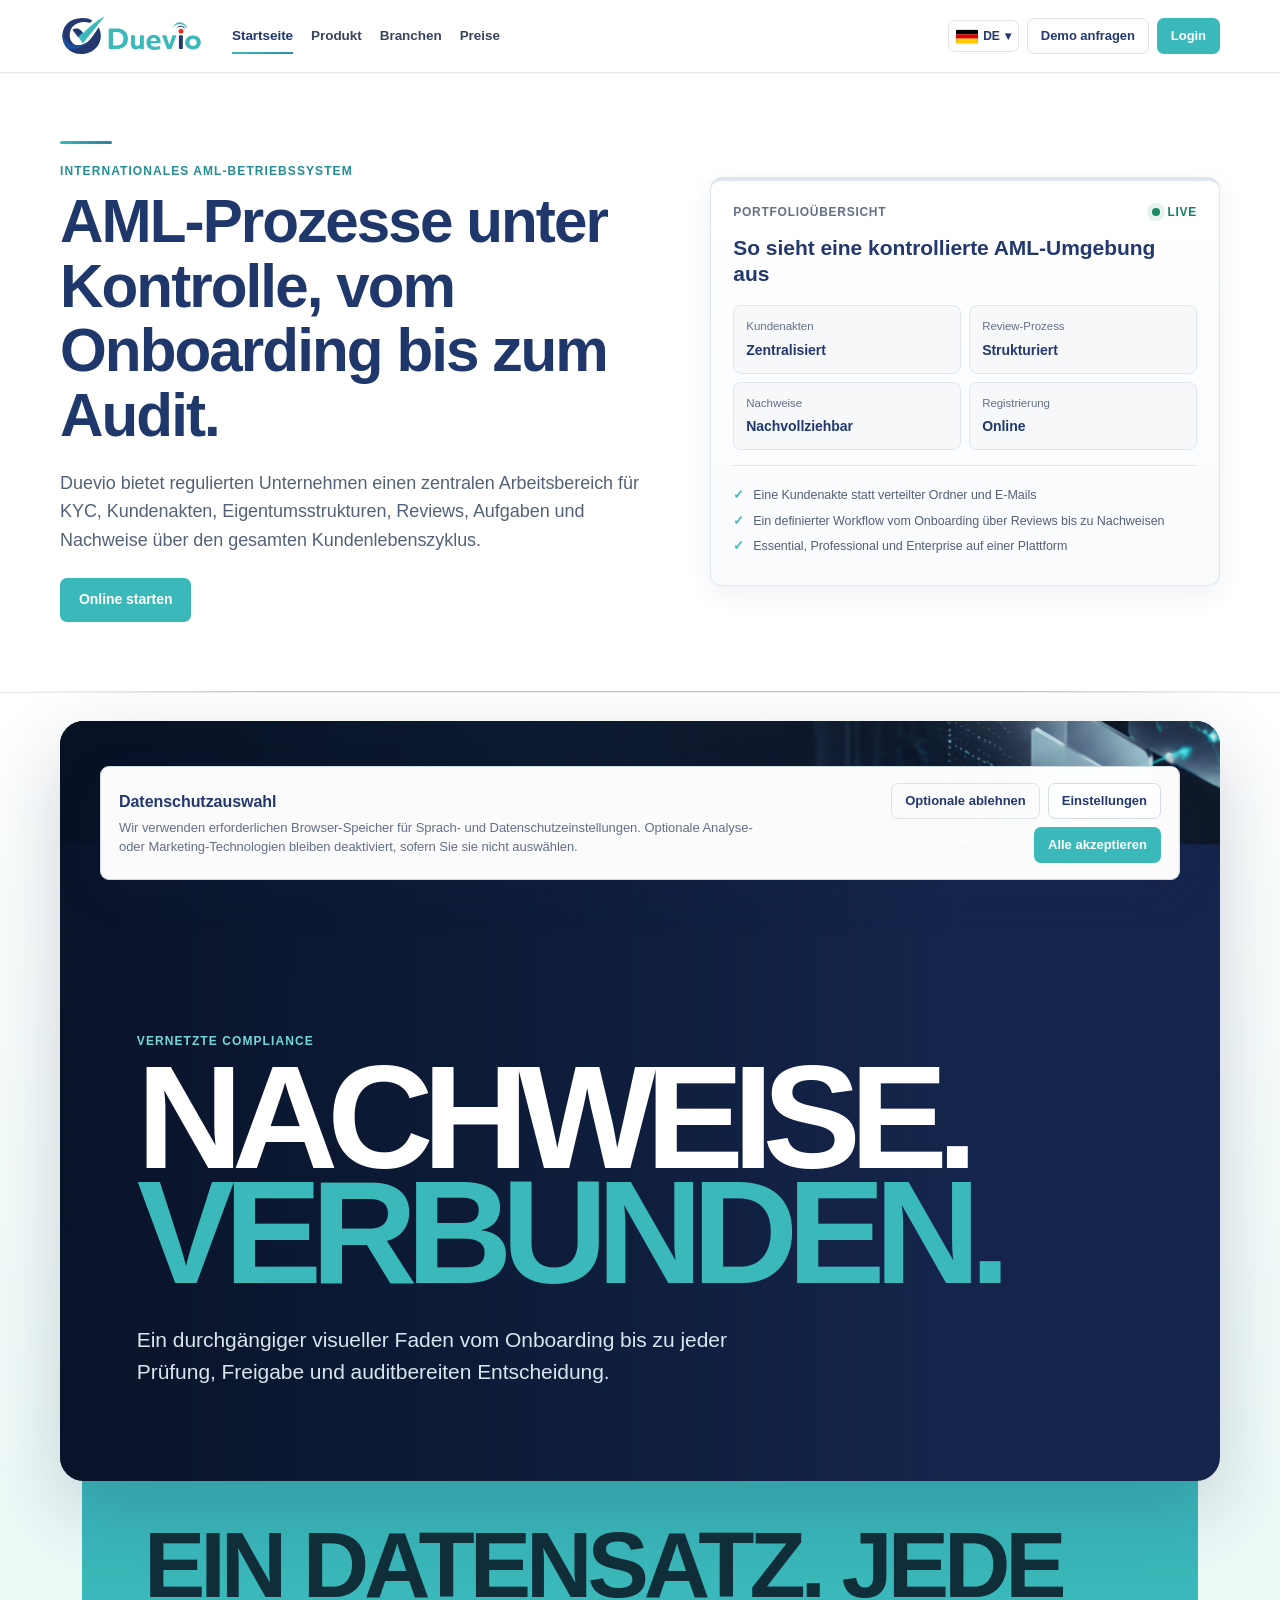
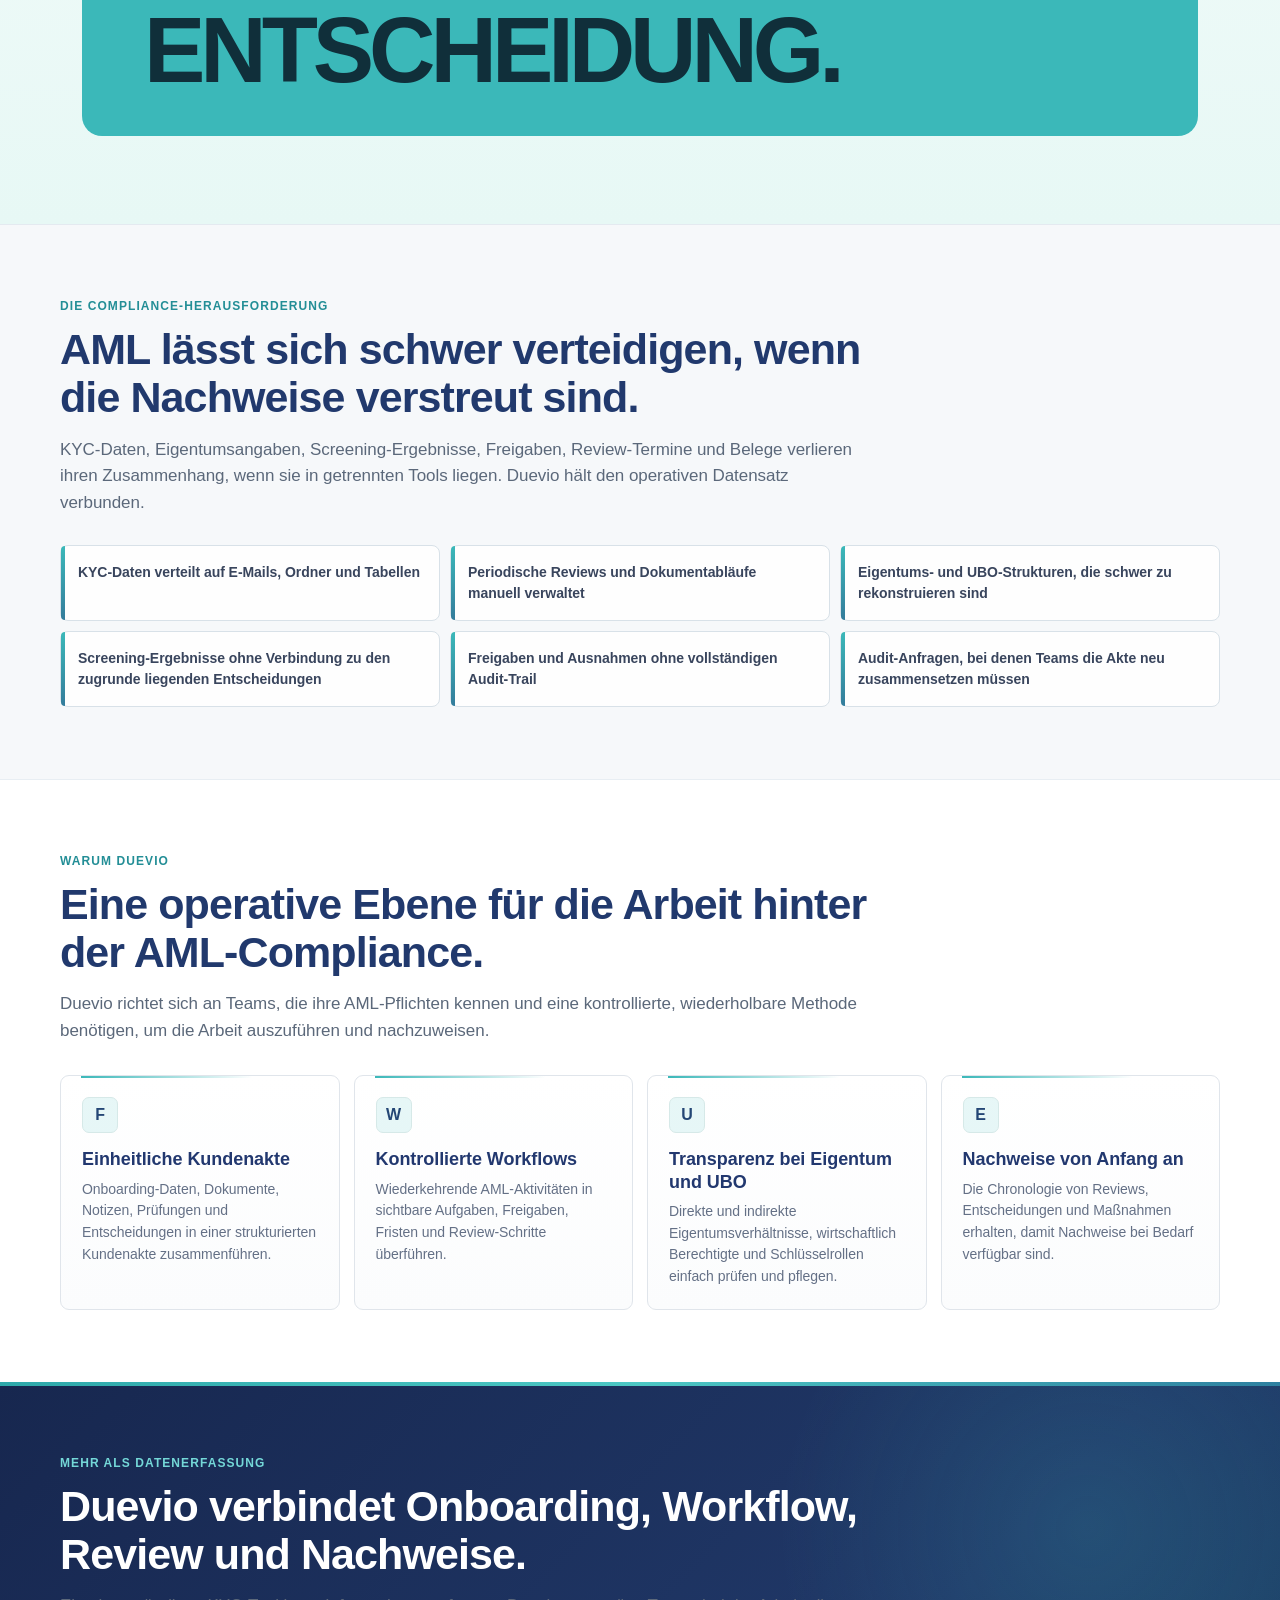
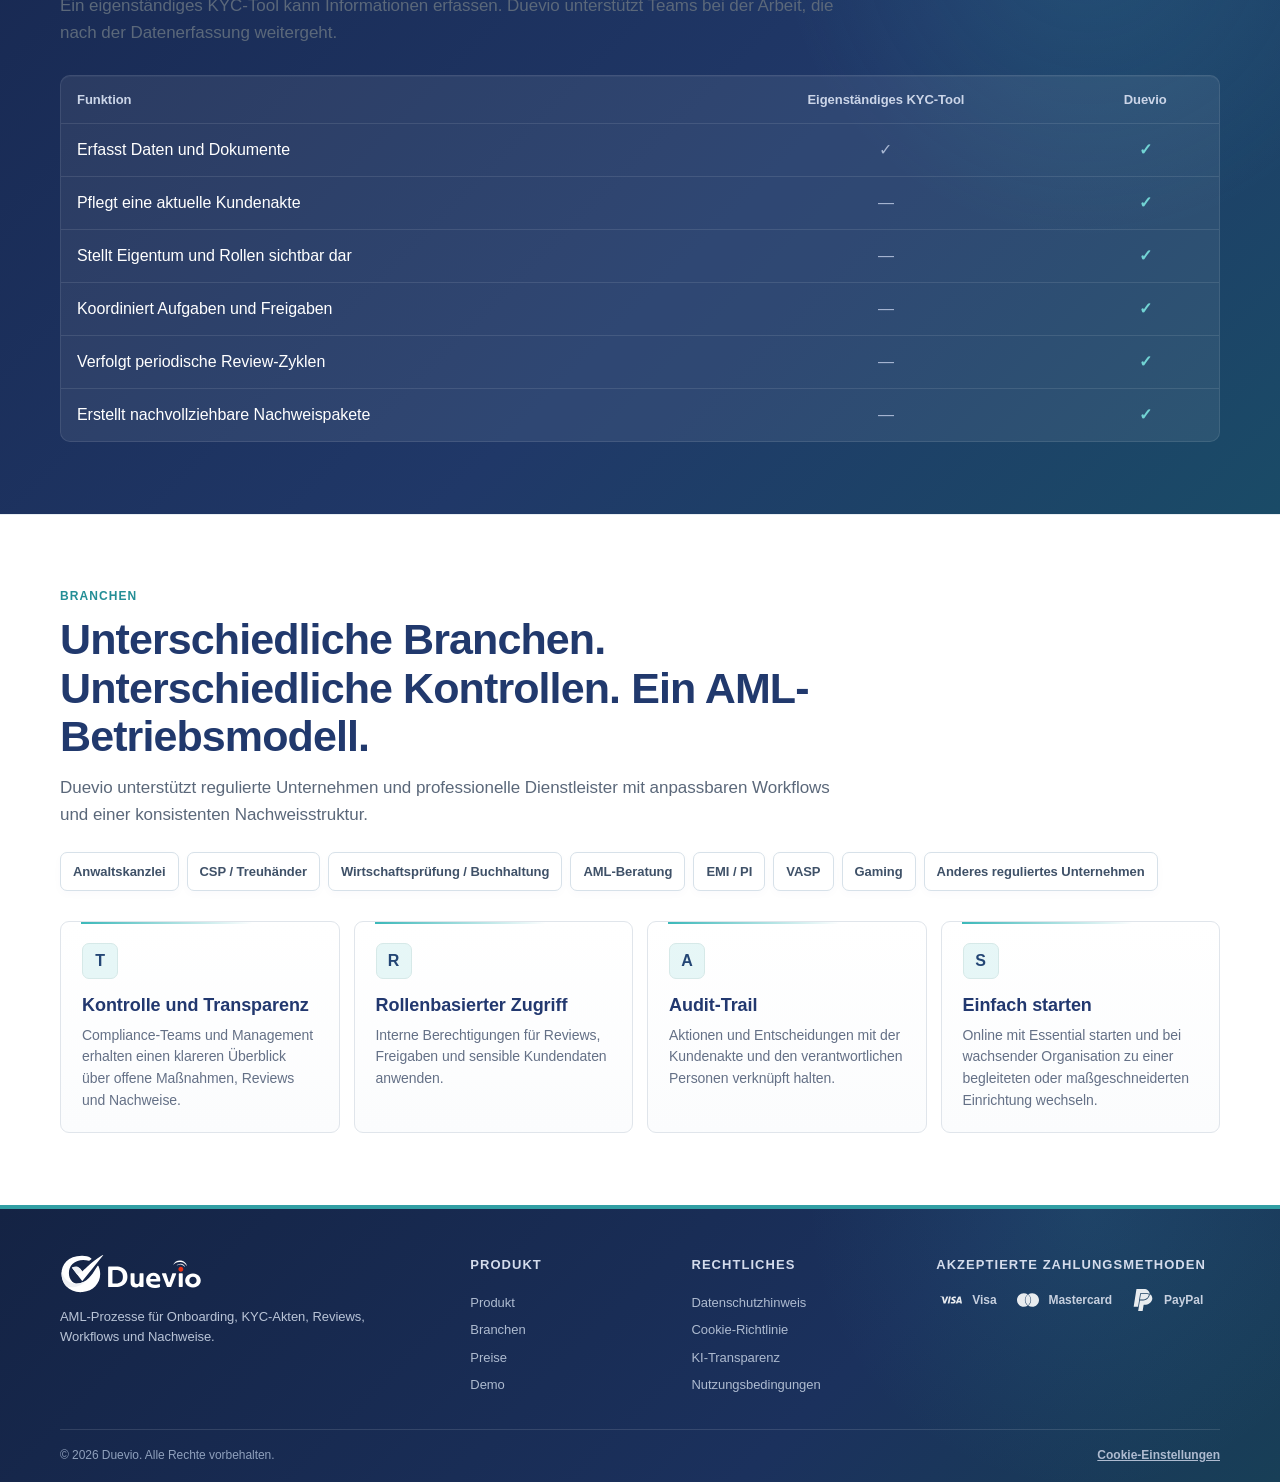
<file: de/index.html>
<!DOCTYPE html>

<html data-lang="de" data-root="../" lang="de">
<head>
<meta charset="utf-8"/>
<meta content="width=device-width, initial-scale=1" name="viewport"/>
<title>Duevio | AML-Prozesse vom Onboarding bis zum Audit</title>
<meta content="Verwalten Sie KYC, Kundenakten, Eigentum, Reviews, Workflows und Audit-Nachweise in einem kontrollierten AML-Arbeitsbereich." name="description"/>
<meta content="index,follow,max-image-preview:large" name="robots"/>
<meta content="#22386f" name="theme-color"/>
<meta content="website" property="og:type"/>
<meta content="Duevio | AML-Prozesse vom Onboarding bis zum Audit" property="og:title"/>
<meta content="Verwalten Sie KYC, Kundenakten, Eigentum, Reviews, Workflows und Audit-Nachweise in einem kontrollierten AML-Arbeitsbereich." property="og:description"/>
<meta content="../assets/img/brand-DUEVIO-01.svg" property="og:image"/>
<meta content="Duevio" property="og:site_name"/>
<meta content="summary_large_image" name="twitter:card"/>
<link href="https://test.duevio.com/de/" rel="canonical"/>
<link href="https://test.duevio.com/" hreflang="en" rel="alternate"/>
<link href="https://test.duevio.com/it/" hreflang="it" rel="alternate"/>
<link href="https://test.duevio.com/de/" hreflang="de" rel="alternate"/>
<link href="https://test.duevio.com/es/" hreflang="es" rel="alternate"/>
<link href="https://test.duevio.com/fr/" hreflang="fr" rel="alternate"/>
<link href="https://test.duevio.com/ru/" hreflang="ru" rel="alternate"/>
<link href="https://test.duevio.com/" hreflang="x-default" rel="alternate"/>
<link href="../assets/img/brand-DUEVIO-01.svg" rel="icon" type="image/svg+xml"/>
<link href="../assets/css/styles.css" rel="stylesheet"/>
  <link rel="stylesheet" href="../assets/css/test-alignment.css">
<script defer="" src="../assets/js/app.js"></script>
</head>
<body>
<a class="skip-link" data-i18n="access.skip" href="#main">Zum Inhalt springen</a>
<header class="site-header">
<div class="container header-inner">
<a aria-label="Duevio home" class="brand" href="#home">
<img alt="Duevio" src="../assets/img/brand-DUEVIO-01.svg"/>
</a>
<nav aria-label="Primary navigation" class="desktop-nav">
<a data-i18n="nav.home" data-route="home" href="#home">Startseite</a>
<a data-i18n="nav.product" data-route="product" href="#product">Produkt</a>
<a data-i18n="nav.industries" data-route="industries" href="#industries">Branchen</a>
<a data-i18n="nav.plans" data-route="pricing" href="#pricing">Preise</a>
<!-- <a data-i18n="nav.signup" data-route="signup" href="#signup">Registrierung</a> -->
<!-- <a data-i18n="nav.demo" data-route="demo" href="#demo">Demo</a> -->
</nav>
<div class="header-actions">
<div class="language-switcher">
<button aria-expanded="false" aria-haspopup="true" class="language-button" id="languageButton" type="button">
<span class="language-code">EN</span><span aria-hidden="true">▾</span>
</button>
<div class="language-menu" hidden="" id="languageMenu" role="menu">
<a data-lang-link="en" href="../" role="menuitem">English</a>
<a data-lang-link="it" href="../it/" role="menuitem">Italiano</a>
<a data-lang-link="de" href="../de/" role="menuitem">Deutsch</a>
<a data-lang-link="es" href="../es/" role="menuitem">Español</a>
<a data-lang-link="fr" href="../fr/" role="menuitem">Français</a>
<a data-lang-link="ru" href="../ru/" role="menuitem">Русский</a>
</div>
</div>
<a class="button button-ghost compact desktop-cta" data-i18n="cta.bookDemo" href="#demo">Demo anfragen</a>
<a class="button button-primary compact desktop-cta" href="https://suite.duevio.com/" target="_blank" rel="noopener noreferrer">Login</a>
<button aria-controls="mobileNav" aria-expanded="false" aria-label="Open menu" class="mobile-menu-button" type="button">☰</button>
</div>
</div>
<nav aria-label="Mobile navigation" class="mobile-nav" hidden="" id="mobileNav">
<a data-i18n="nav.home" href="#home">Startseite</a>
<a data-i18n="nav.product" href="#product">Produkt</a>
<a data-i18n="nav.industries" href="#industries">Branchen</a>
<a data-i18n="nav.plans" href="#pricing">Preise</a>
<!-- <a data-i18n="nav.signup" href="#signup">Registrierung</a> -->
<!-- <a data-i18n="nav.demo" href="#demo">Demo</a> -->
</nav>
</header>
<main id="main">
<section aria-labelledby="home-title" class="page active" data-page="home">
<div class="hero hero-home">
<div class="container hero-grid">
<div class="hero-copy">
<p class="eyebrow" data-i18n="home.eyebrow">Internationales AML-Betriebssystem</p>
<h1 data-i18n="home.title" id="home-title">AML-Prozesse unter Kontrolle, vom Onboarding bis zum Audit.</h1>
<p class="lead" data-i18n="home.lead">Duevio bietet regulierten Unternehmen einen zentralen Arbeitsbereich für KYC, Kundenakten, Eigentumsstrukturen, Reviews, Aufgaben und Nachweise über den gesamten Kundenlebenszyklus.</p>
<div class="button-row">
<a class="button button-primary" data-i18n="cta.startOnline" href="#pricing">Online starten</a>

</div>
</div>
<div aria-label="Portfolio overview" class="overview-card">
<div class="overview-head">
<span data-i18n="home.overviewLabel">Portfolioübersicht</span>
<span class="status-dot"><span></span><span data-i18n="home.live">Live</span></span>
</div>
<h2 data-i18n="home.overviewTitle">So sieht eine kontrollierte AML-Umgebung aus</h2>
<div class="metric-grid">
<div><span data-i18n="home.metric1Label">Kundenakten</span><strong data-i18n="home.metric1Value">Zentralisiert</strong></div>
<div><span data-i18n="home.metric2Label">Review-Prozess</span><strong data-i18n="home.metric2Value">Strukturiert</strong></div>
<div><span data-i18n="home.metric3Label">Nachweise</span><strong data-i18n="home.metric3Value">Nachvollziehbar</strong></div>
<div><span data-i18n="home.metric4Label">Registrierung</span><strong data-i18n="home.metric4Value">Online</strong></div>
</div>
<div class="highlight-list">
<p><span>✓</span><span data-i18n="home.highlight1">Eine Kundenakte statt verteilter Ordner und E-Mails</span></p>
<p><span>✓</span><span data-i18n="home.highlight2">Ein definierter Workflow vom Onboarding über Reviews bis zu Nachweisen</span></p>
<p><span>✓</span><span data-i18n="home.highlight3">Essential, Professional und Enterprise auf einer Plattform</span></p>
</div>
</div>
</div>
</div>
<section class="home-visual-section" aria-labelledby="home-visual-title">
  <div class="container home-visual-shell">
    <div class="home-visual-media" data-parallax-scene>
      <img src="../assets/img/duevio-connected-evidence.png" alt="" loading="lazy" data-parallax-media>
      <div class="home-visual-shade" aria-hidden="true"></div>
      <div class="home-visual-copy">
        <p class="eyebrow light" data-i18n="home.visualEyebrow">Vernetzte Compliance</p>
        <h2 id="home-visual-title"><span data-i18n="home.visualLine1">Nachweise.</span><span data-i18n="home.visualLine2">Verbunden.</span></h2>
        <p data-i18n="home.visualLead">Ein durchgängiger visueller Faden vom Onboarding bis zu jeder Prüfung, Freigabe und auditbereiten Entscheidung.</p>
      </div>
    </div>
    <div class="home-green-statement"><p data-i18n="home.visualStatement">Ein Datensatz. Jede Entscheidung.</p></div>
  </div>
</section>

<section class="section section-light">
<div class="container">
<p class="eyebrow" data-i18n="home.challengeEyebrow">Die Compliance-Herausforderung</p>
<h2 data-i18n="home.challengeTitle">AML lässt sich schwer verteidigen, wenn die Nachweise verstreut sind.</h2>
<p class="section-lead" data-i18n="home.challengeLead">KYC-Daten, Eigentumsangaben, Screening-Ergebnisse, Freigaben, Review-Termine und Belege verlieren ihren Zusammenhang, wenn sie in getrennten Tools liegen. Duevio hält den operativen Datensatz verbunden.</p>
<div class="problem-grid">
<div data-i18n="home.problem1">KYC-Daten verteilt auf E-Mails, Ordner und Tabellen</div>
<div data-i18n="home.problem2">Periodische Reviews und Dokumentabläufe manuell verwaltet</div>
<div data-i18n="home.problem3">Eigentums- und UBO-Strukturen, die schwer zu rekonstruieren sind</div>
<div data-i18n="home.problem4">Screening-Ergebnisse ohne Verbindung zu den zugrunde liegenden Entscheidungen</div>
<div data-i18n="home.problem5">Freigaben und Ausnahmen ohne vollständigen Audit-Trail</div>
<div data-i18n="home.problem6">Audit-Anfragen, bei denen Teams die Akte neu zusammensetzen müssen</div>
</div>
</div>
</section>
<section class="section">
<div class="container">
<p class="eyebrow" data-i18n="home.whyEyebrow">Warum Duevio</p>
<h2 data-i18n="home.whyTitle">Eine operative Ebene für die Arbeit hinter der AML-Compliance.</h2>
<p class="section-lead" data-i18n="home.whyLead">Duevio richtet sich an Teams, die ihre AML-Pflichten kennen und eine kontrollierte, wiederholbare Methode benötigen, um die Arbeit auszuführen und nachzuweisen.</p>
<div class="feature-grid four">
<article class="feature-card"><span class="feature-icon">F</span><h3 data-i18n="home.feature1Title">Einheitliche Kundenakte</h3><p data-i18n="home.feature1Text">Onboarding-Daten, Dokumente, Notizen, Prüfungen und Entscheidungen in einer strukturierten Kundenakte zusammenführen.</p></article>
<article class="feature-card"><span class="feature-icon">W</span><h3 data-i18n="home.feature2Title">Kontrollierte Workflows</h3><p data-i18n="home.feature2Text">Wiederkehrende AML-Aktivitäten in sichtbare Aufgaben, Freigaben, Fristen und Review-Schritte überführen.</p></article>
<article class="feature-card"><span class="feature-icon">U</span><h3 data-i18n="home.feature3Title">Transparenz bei Eigentum und UBO</h3><p data-i18n="home.feature3Text">Direkte und indirekte Eigentumsverhältnisse, wirtschaftlich Berechtigte und Schlüsselrollen einfach prüfen und pflegen.</p></article>
<article class="feature-card"><span class="feature-icon">E</span><h3 data-i18n="home.feature4Title">Nachweise von Anfang an</h3><p data-i18n="home.feature4Text">Die Chronologie von Reviews, Entscheidungen und Maßnahmen erhalten, damit Nachweise bei Bedarf verfügbar sind.</p></article>
</div>
</div>
</section>
<section class="section section-navy">
<div class="container">
<p class="eyebrow light" data-i18n="home.compareEyebrow">Mehr als Datenerfassung</p>
<h2 class="light" data-i18n="home.compareTitle">Duevio verbindet Onboarding, Workflow, Review und Nachweise.</h2>
<p class="section-lead light-muted" data-i18n="home.compareLead">Ein eigenständiges KYC-Tool kann Informationen erfassen. Duevio unterstützt Teams bei der Arbeit, die nach der Datenerfassung weitergeht.</p>
<div class="comparison-wrap">
<table class="comparison-table">
<thead><tr><th data-i18n="home.tableCapability">Funktion</th><th data-i18n="home.tableKyc">Eigenständiges KYC-Tool</th><th>Duevio</th></tr></thead>
<tbody>
<tr><td data-i18n="home.row1">Erfasst Daten und Dokumente</td><td>✓</td><td>✓</td></tr>
<tr><td data-i18n="home.row2">Pflegt eine aktuelle Kundenakte</td><td>—</td><td>✓</td></tr>
<tr><td data-i18n="home.row3">Stellt Eigentum und Rollen sichtbar dar</td><td>—</td><td>✓</td></tr>
<tr><td data-i18n="home.row4">Koordiniert Aufgaben und Freigaben</td><td>—</td><td>✓</td></tr>
<tr><td data-i18n="home.row5">Verfolgt periodische Review-Zyklen</td><td>—</td><td>✓</td></tr>
<tr><td data-i18n="home.row6">Erstellt nachvollziehbare Nachweispakete</td><td>—</td><td>✓</td></tr>
</tbody>
</table>
</div>
</div>
</section>
<section class="section">
<div class="container">
<p class="eyebrow" data-i18n="home.industriesEyebrow">Branchen</p>
<h2 data-i18n="home.industriesTitle">Unterschiedliche Branchen. Unterschiedliche Kontrollen. Ein AML-Betriebsmodell.</h2>
<p class="section-lead" data-i18n="home.industriesLead">Duevio unterstützt regulierte Unternehmen und professionelle Dienstleister mit anpassbaren Workflows und einer konsistenten Nachweisstruktur.</p>
<div class="pill-grid">
<span data-i18n="sector.law">Anwaltskanzlei</span><span data-i18n="sector.csp">CSP / Treuhänder</span><span data-i18n="sector.accountants">Wirtschaftsprüfung / Buchhaltung</span><span data-i18n="sector.consultants">AML-Beratung</span><span data-i18n="sector.emi">EMI / PI</span><span data-i18n="sector.vasp">VASP</span><span data-i18n="sector.gaming">Gaming</span><span data-i18n="sector.other">Anderes reguliertes Unternehmen</span>
</div>
<div class="feature-grid four trust-grid">
<article class="feature-card"><span class="feature-icon">T</span><h3 data-i18n="home.trust1Title">Kontrolle und Transparenz</h3><p data-i18n="home.trust1Text">Compliance-Teams und Management erhalten einen klareren Überblick über offene Maßnahmen, Reviews und Nachweise.</p></article>
<article class="feature-card"><span class="feature-icon">R</span><h3 data-i18n="home.trust2Title">Rollenbasierter Zugriff</h3><p data-i18n="home.trust2Text">Interne Berechtigungen für Reviews, Freigaben und sensible Kundendaten anwenden.</p></article>
<article class="feature-card"><span class="feature-icon">A</span><h3 data-i18n="home.trust3Title">Audit-Trail</h3><p data-i18n="home.trust3Text">Aktionen und Entscheidungen mit der Kundenakte und den verantwortlichen Personen verknüpft halten.</p></article>
<article class="feature-card"><span class="feature-icon">S</span><h3 data-i18n="home.trust4Title">Einfach starten</h3><p data-i18n="home.trust4Text">Online mit Essential starten und bei wachsender Organisation zu einer begleiteten oder maßgeschneiderten Einrichtung wechseln.</p></article>
</div>
</div>
</section>
</section>
<section aria-labelledby="product-title" class="page" data-page="product" hidden="">
<div class="hero subhero"><div class="container hero-grid"><div class="hero-copy"><p class="eyebrow" data-i18n="product.eyebrow">Produkt</p><h1 data-i18n="product.title" id="product-title">Ein strukturierter AML-Arbeitsbereich für Onboarding, Monitoring und Nachweise.</h1><p class="lead" data-i18n="product.lead">Verwalten Sie die operative Seite der AML-Compliance in einer Umgebung, von der ersten Kundenaufnahme über periodische Reviews und Remediation bis zur Erstellung von Nachweisen.</p><div class="button-row"><a class="button button-primary" data-i18n="cta.startOnline" href="#pricing">Online starten</a></div></div><div class="overview-card"><div class="overview-head"><span data-i18n="product.overviewLabel">Produktübersicht</span><span class="status-dot"><span></span><span data-i18n="product.modular">Modular</span></span></div><h2 data-i18n="product.overviewTitle">Für AML-Prozesse entwickelt, nicht nur für Datenerfassung</h2><div class="metric-grid"><div><span data-i18n="product.metric1Label">Module</span><strong>8+</strong></div><div><span data-i18n="product.metric2Label">Workflows</span><strong data-i18n="product.metric2Value">Strukturiert</strong></div><div><span data-i18n="product.metric3Label">Nachweise</span><strong data-i18n="product.metric3Value">Exportierbar</strong></div><div><span data-i18n="product.metric4Label">Skalierbarkeit</span><strong data-i18n="product.metric4Value">Integriert</strong></div></div><div class="highlight-list"><p><span>✓</span><span data-i18n="product.highlight1">Geführtes Onboarding, Dokumentkontrolle und transparente Eigentumsstrukturen</span></p><p><span>✓</span><span data-i18n="product.highlight2">Aufgaben, Freigaben, Review-Zyklen und Remediation-Tracking</span></p><p><span>✓</span><span data-i18n="product.highlight3">Nachweise bleiben mit der Kundenakte verbunden</span></p></div></div></div></div>
<section class="section"><div class="container"><p class="eyebrow" data-i18n="product.modulesEyebrow">Kernmodule</p><h2 data-i18n="product.modulesTitle">AML-Kernmodule für den gesamten Kundenlebenszyklus.</h2><p class="section-lead" data-i18n="product.modulesLead">Konfigurieren Sie das Betriebsmodell passend zu Ihren Kunden, Ihrem Risikoansatz und Ihren internen Verantwortlichkeiten.</p><div class="feature-grid three module-grid">
<article class="module-card"><span>1</span><h3 data-i18n="product.m1Title">Geführtes Onboarding</h3><p data-i18n="product.m1Text">Erstellen Sie adaptive Aufnahmeprozesse für Privatpersonen, Unternehmen und komplexe Strukturen.</p><ul><li data-i18n="product.m1a">Konfigurierbare Prozesse</li><li data-i18n="product.m1b">Strukturierte Aufnahme</li><li data-i18n="product.m1c">Sauberere Ersterfassung</li></ul></article>
<article class="module-card"><span>2</span><h3 data-i18n="product.m2Title">Eigentums- und Rollenzuordnung</h3><p data-i18n="product.m2Text">Machen Sie Eigentumsbäume, wirtschaftlich Berechtigte und Schlüsselrollen zum Bestandteil der aktuellen Kundenakte.</p><ul><li data-i18n="product.m2a">Direktes und indirektes Eigentum</li><li data-i18n="product.m2b">Rollentransparenz</li><li data-i18n="product.m2c">Unterstützung für Kundenbestätigungen</li></ul></article>
<article class="module-card"><span>3</span><h3 data-i18n="product.m3Title">Dynamische Fragebögen</h3><p data-i18n="product.m3Text">Nutzen Sie Formulare, die sich an Kundentyp, Struktur und bereits erfasste Informationen anpassen.</p><ul><li data-i18n="product.m3a">Konfigurierbare Formulare</li><li data-i18n="product.m3b">Vorbefüllte Daten</li><li data-i18n="product.m3c">Weniger Doppeleingaben</li></ul></article>
<article class="module-card"><span>4</span><h3 data-i18n="product.m4Title">Dokumentkontrolle</h3><p data-i18n="product.m4Text">Behandeln Sie Dokumente als Compliance-Nachweise mit Status, Gültigkeit und Kontext.</p><ul><li data-i18n="product.m4a">Ablaufüberwachung</li><li data-i18n="product.m4b">Versionskontrolle</li><li data-i18n="product.m4c">Nachweisorientiert</li></ul></article>
<article class="module-card"><span>5</span><h3 data-i18n="product.m5Title">Reviews und Erinnerungen</h3><p data-i18n="product.m5Text">Verfolgen Sie Fristen, ablaufende Dokumente, offene Maßnahmen und Remediation, bevor Lücken entstehen.</p><ul><li data-i18n="product.m5a">Periodische Reviews</li><li data-i18n="product.m5b">Eskalationsunterstützung</li><li data-i18n="product.m5c">Transparenz offener Punkte</li></ul></article>
<article class="module-card"><span>6</span><h3 data-i18n="product.m6Title">Nachweisexporte</h3><p data-i18n="product.m6Text">Erstellen Sie geordnetes Material für Audits, Inspektionen, Partnerprüfungen und interne Kontrollen.</p><ul><li data-i18n="product.m6a">Nachweispakete</li><li data-i18n="product.m6b">Kundenchronologie</li><li data-i18n="product.m6c">Schnellerer Abruf</li></ul></article>
</div></div></section>
<section class="section section-light"><div class="container"><p class="eyebrow" data-i18n="product.howEyebrow">So funktioniert es</p><h2 data-i18n="product.howTitle">Steuern Sie den AML-Prozess vom Onboarding bis zum Nachweis.</h2><p class="section-lead" data-i18n="product.howLead">Halten Sie Kundenakte, Aufgaben und Entscheidungen verbunden, während sich die Geschäftsbeziehung entwickelt.</p><div class="steps-grid"><article><span>1</span><p data-i18n="product.step1">Erfassen Sie Onboarding-Daten und Dokumente in einem geführten Prozess.</p></article><article><span>2</span><p data-i18n="product.step2">Erstellen Sie die laufende Akte mit Eigentum, Rollen, Prüfungen, Notizen und Entscheidungen.</p></article><article><span>3</span><p data-i18n="product.step3">Verfolgen Sie Aufgaben, Freigaben, Reviews, Ausnahmen und Remediation in einem Dashboard.</p></article><article><span>4</span><p data-i18n="product.step4">Rufen Sie Nachweise schnell ab, wenn ein Audit, eine Inspektion oder eine Partneranfrage eingeht.</p></article></div></div></section>
<section class="section"><div class="container"><p class="eyebrow" data-i18n="product.integrationsEyebrow">Integrationen und Bereitschaft</p><h2 data-i18n="product.integrationsTitle">Verbinden Sie Duevio mit den Datenquellen und Systemen, die Ihr Team bereits nutzt.</h2><p class="section-lead" data-i18n="product.integrationsLead">Duevio kann im Zentrum einer AML-Betriebsumgebung stehen, während spezialisierte Anbieter weiterhin Identitäts-, Screening- und Datendienste erbringen.</p><div class="integration-grid"><span data-i18n="product.int1">Anbieter für Identitätsprüfung</span><span data-i18n="product.int2">Screening- und Watchlist-Anbieter</span><span data-i18n="product.int3">Öffentliche Register und Unternehmensquellen</span><span data-i18n="product.int4">Dokumentenablagen</span><span data-i18n="product.int5">CRM-, Core- und Onboarding-Systeme</span><span data-i18n="product.int6">API- und Enterprise-Anbindungsschicht</span></div></div></section>
</section>
<section aria-labelledby="industries-title" class="page" data-page="industries" hidden="">
<div class="hero subhero"><div class="container hero-grid"><div class="hero-copy"><p class="eyebrow" data-i18n="industries.eyebrow">Branchen</p><h1 data-i18n="industries.title" id="industries-title">Unterschiedliche Branchen. Unterschiedliche Kontrollen. Ein klarerer Weg für AML-Arbeit.</h1><p class="lead" data-i18n="industries.lead">Duevio ist für regulierte Unternehmen und professionelle Dienstleister konzipiert, die kontrolliertes Onboarding, aktuelle KYC-Akten, wiederkehrende Reviews und abrufbare Nachweise benötigen.</p><div class="button-row"><a class="button button-primary" data-i18n="cta.startOnline" href="#pricing">Online starten</a></div></div><div class="overview-card"><div class="overview-head"><span data-i18n="industries.fit">Branchenfokus</span><span class="status-dot"><span></span><span data-i18n="industries.international">International</span></span></div><h2 data-i18n="industries.overviewTitle">Für regulierte Betreiber und professionelle Dienstleister entwickelt</h2><div class="metric-grid"><div><span data-i18n="industries.metric1Label">Branchen</span><strong data-i18n="industries.metric1Value">Mehrere</strong></div><div><span data-i18n="industries.metric2Label">Ausrichtung</span><strong data-i18n="industries.metric2Value">Flexibel</strong></div><div><span data-i18n="industries.metric3Label">Jurisdiktionen</span><strong data-i18n="industries.metric3Value">Anpassbar</strong></div><div><span data-i18n="industries.metric4Label">Einstieg</span><strong data-i18n="industries.metric4Value">Online</strong></div></div></div></div></div>
<section class="section"><div class="container"><div class="feature-grid three sector-grid">
<article class="sector-card"><span>L</span><h3 data-i18n="industries.s1Title">Anwaltskanzleien und professionelle Dienstleister</h3><p data-i18n="industries.s1Text">Verwalten Sie Kunden-Onboarding, KYC-Dokumente, Eigentumsinformationen und Compliance-Nachweise über Mandate und Geschäftsbeziehungen hinweg.</p><ul><li data-i18n="industries.s1a">Saubereres Onboarding</li><li data-i18n="industries.s1b">Dokumentenorganisation</li><li data-i18n="industries.s1c">Nachvollziehbare Entscheidungen</li></ul></article>
<article class="sector-card"><span>C</span><h3 data-i18n="industries.s2Title">CSPs und Treuhänder</h3><p data-i18n="industries.s2Text">Pflegen Sie Unternehmensakten, Strukturen wirtschaftlich Berechtigter, wiederkehrende Reviews und AML-Nachweise über ein Portfolio hinweg.</p><ul><li data-i18n="industries.s2a">Unternehmens-Onboarding</li><li data-i18n="industries.s2b">UBO-Zuordnung</li><li data-i18n="industries.s2c">Kontrolle wiederkehrender Reviews</li></ul></article>
<article class="sector-card"><span>E</span><h3 data-i18n="industries.s3Title">EMIs, PIs und regulierte Betreiber</h3><p data-i18n="industries.s3Text">Koordinieren Sie kontrolliertes Onboarding, interne Freigaben, Review-Zyklen und Nachweise in beaufsichtigten Umgebungen.</p><ul><li data-i18n="industries.s3a">Governance-Unterstützung</li><li data-i18n="industries.s3b">Skalierbarer Workflow</li><li data-i18n="industries.s3c">Nachweiserstellung</li></ul></article>
<article class="sector-card"><span>A</span><h3 data-i18n="industries.s4Title">AML-Outsourcer und externe MLROs</h3><p data-i18n="industries.s4Text">Verwalten Sie mehrere Kundenportfolios, offene Maßnahmen, Reviews und Nachweisanfragen in einem kontrollierten Arbeitsbereich.</p><ul><li data-i18n="industries.s4a">Multi-Client-Management</li><li data-i18n="industries.s4b">Getrennter Zugriff</li><li data-i18n="industries.s4c">Portfolioüberwachung</li></ul></article>
<article class="sector-card"><span>I</span><h3 data-i18n="industries.s5Title">Internationale Unternehmen</h3><p data-i18n="industries.s5Text">Passen Sie Workflows an unterschiedliche Einheiten, Jurisdiktionen und interne Betriebsmodelle an, ohne die Nachweise zu fragmentieren.</p><ul><li data-i18n="industries.s5a">Unterstützung mehrerer Jurisdiktionen</li><li data-i18n="industries.s5b">Konsistentes Kontrollmodell</li><li data-i18n="industries.s5c">Mehrsprachige Oberfläche</li></ul></article>
<article class="sector-card"><span>S</span><h3 data-i18n="industries.s6Title">Kleinere regulierte Unternehmen</h3><p data-i18n="industries.s6Text">Starten Sie mit einem Online-AML-Arbeitsbereich und wechseln Sie bei wachsenden Anforderungen zu einer begleiteten oder maßgeschneiderten Implementierung.</p><ul><li data-i18n="industries.s6a">Einfacher Einstieg</li><li data-i18n="industries.s6b">Online-Registrierung</li><li data-i18n="industries.s6c">Upgrade-Pfad</li></ul></article>
</div></div></section>
</section>
<section aria-labelledby="pricing-title" class="page" data-page="pricing" hidden="">
<div class="hero subhero"><div class="container hero-grid"><div class="hero-copy"><p class="eyebrow" data-i18n="plans.eyebrow">Preise</p><h1 data-i18n="plans.title" id="pricing-title">Beenden Sie die AML-Arbeit in getrennten Dateien und Erinnerungen.</h1><p class="lead" data-i18n="plans.lead">Starten Sie online mit Duevio Essential, wählen Sie eine begleitete Professional-Einrichtung oder eine maßgeschneiderte Enterprise-Implementierung für komplexere Abläufe.</p><!-- <div class="button-row"><a class="button button-primary" data-i18n="cta.startNow" href="#signup">Jetzt starten</a><a class="button button-secondary" data-i18n="cta.bookDemo" href="#demo">Demo anfragen</a></div> --></div><!-- <div class="overview-card"><div class="overview-head"><span data-i18n="plans.structure">Preisstruktur</span><span class="status-dot"><span></span><span data-i18n="plans.choice">Flexibel</span></span></div><h2 data-i18n="plans.overviewTitle">Wählen Sie Ihren Startpunkt</h2><div class="metric-grid"><div><span>Essential</span><strong data-i18n="plans.online">Online</strong></div><div><span>Professional</span><strong data-i18n="plans.guided">Begleitet</strong></div><div><span>Enterprise</span><strong data-i18n="plans.tailored">Maßgeschneidert</strong></div><div><span data-i18n="plans.activation">Aktivierung</span><strong data-i18n="plans.immediate">Sofort*</strong></div></div><p class="micro" data-i18n="plans.activationNote">*Essential als Self-Service nach Kontoerstellung und Zahlung. Professional und Enterprise folgen dem vereinbarten Implementierungsweg.</p></div> --></div></div>
<section class="section"><div class="container"><div class="pricing-grid">
<article class="price-card featured"><div class="price-tag" data-i18n="plans.startNow">Online starten</div><h2>Essential</h2><p class="price"><strong>9,99 €</strong><span class="price-meta"><span><b aria-hidden="true">/</b> <span data-i18n="plans.perMonth">pro Monat</span></span><small data-i18n="plans.billedAnnually">(jährliche Zahlung)</small></span></p><p data-i18n="plans.essentialText">Organisieren Sie Onboarding, Kundenakten, Reviews und Nachweise in einem Arbeitsbereich. Ein Benutzer ist enthalten, ein Upgrade ist jederzeit möglich.</p><ul><li data-i18n="plans.e1">Online-AML-Arbeitsbereich</li><li data-i18n="plans.e2">1 Benutzer enthalten</li><li data-i18n="plans.e3">Nutzungsabhängige Option verfügbar</li><li data-i18n="plans.e4">Self-Service-Kontoerstellung</li><li data-i18n="plans.e5">Upgrade-Pfad</li></ul><a class="button button-primary block" data-i18n="cta.startNow" href="https://signup.duevio.com/signup.aspx" target="_blank" rel="noopener noreferrer">Jetzt starten</a></article>
<article class="price-card"><div class="price-tag" data-i18n="plans.growing">Für wachsende Teams</div><h2>Professional</h2><p class="price"><strong>49,99 €</strong><span class="price-meta"><span><b aria-hidden="true">/</b> <span data-i18n="plans.perMonth">pro Monat</span></span><small data-i18n="plans.billedAnnually">(jährliche Zahlung)</small></span></p><p class="price-description" data-i18n="plans.professionalText">Geben Sie Ihrem Team strukturierte AML-Workflows, Aufgabentransparenz, Freigaben und Kontrolle wiederkehrender Reviews mit begleiteter Einrichtung.</p><ul><li data-i18n="plans.p1">Mehrbenutzer-Einrichtung</li><li data-i18n="plans.p2">Geführtes Onboarding</li><li data-i18n="plans.p3">Interne Kontrollworkflows</li><li data-i18n="plans.p4">Einrichtungs- und Onboarding-Support</li><li data-i18n="plans.p5">Kommerzielle Abstimmung</li></ul><a class="button button-primary block" data-i18n="cta.startNow" href="https://signup.duevio.com/signup.aspx" target="_blank" rel="noopener noreferrer">Jetzt starten</a></article>
<article class="price-card"><div class="price-tag" data-i18n="plans.complex">Für komplexe Betreiber</div><h2>Enterprise</h2><p class="price-description" data-i18n="plans.enterpriseText">Erstellen Sie ein maßgeschneidertes Betriebsmodell für komplexere regulierte Umgebungen, Governance-Strukturen und Integrationsanforderungen.</p><ul><li data-i18n="plans.x1">Maßgeschneiderte Workflows</li><li data-i18n="plans.x2">Unterstützung komplexer Rollouts</li><li data-i18n="plans.x3">Individuelle Implementierung</li><li data-i18n="plans.x4">Integrationsplanung</li><li data-i18n="plans.x5">Enterprise-Beratung</li></ul><a class="button button-secondary block" data-i18n="plans.discussEnterprise" href="#enterprise">Enterprise besprechen</a></article>
</div><div class="payment-strip"><span data-i18n="payment.accepted">Akzeptierte Zahlungsmethoden</span><div class="payment-logos"><figure><img alt="Visa" class="visa" src="../assets/img/visa.svg"/><figcaption>Visa</figcaption></figure><figure><img alt="Mastercard" class="mastercard" src="../assets/img/mastercard.svg"/><figcaption>Mastercard</figcaption></figure><figure><img alt="PayPal" class="paypal" src="../assets/img/paypal.svg"/><figcaption>PayPal</figcaption></figure></div><p data-i18n="payment.secure">Karten- und PayPal-Daten werden vom Zahlungsanbieter verarbeitet und nicht auf dieser Marketing-Website gespeichert.</p></div></div></section>
</section>
<section aria-labelledby="signup-title" class="page" data-page="signup" hidden="">
<div class="hero subhero"><div class="container hero-grid"><div class="hero-copy"><p class="eyebrow" data-i18n="signup.eyebrow">Registrierung</p><h1 data-i18n="signup.title" id="signup-title">Wählen Sie den Duevio-Weg, der zu Ihrer Organisation passt.</h1><p class="lead" data-i18n="signup.lead">Essential ist Self-Service. Konto erstellen, bezahlen und Arbeitsbereich öffnen. Professional und Enterprise beginnen mit einer begleiteten kommerziellen und technischen Abstimmung.</p><div class="button-row"><a class="button button-primary" data-i18n="cta.startOnline" href="#pricing">Online starten</a><a class="button button-secondary" data-i18n="cta.bookDemo" href="#demo">Demo anfragen</a></div></div><div class="overview-card"><div class="overview-head"><span data-i18n="signup.onlineSignup">Online-Registrierung</span><span class="status-dot"><span></span><span data-i18n="signup.selfService">Self-Service</span></span></div><h2 data-i18n="signup.overviewTitle">Duevio-Konto erstellen und online starten</h2><div class="metric-grid"><div><span>Essential</span><strong data-i18n="signup.essentialPriceYear">€120 / Jahr</strong></div><div><span data-i18n="signup.users">Benutzer</span><strong data-i18n="signup.oneIncluded">1 enthalten</strong></div><div><span>Professional</span><strong data-i18n="plans.guided">Begleitet</strong></div><div><span>Enterprise</span><strong data-i18n="signup.consultation">Beratung</strong></div></div></div></div></div>
<section class="section"><div class="container"><div class="signup-layout"><div class="signup-main"><p class="eyebrow" data-i18n="signup.choosePlan">Tarif wählen</p><h2 data-i18n="signup.formTitle">Duevio-Registrierung starten</h2><div aria-label="Choose plan" class="plan-selector" role="radiogroup"><label><input checked="" name="selectedPlan" type="radio" value="Essential"/><span><strong>Essential</strong><small data-i18n="signup.essentialShort">€120 / Jahr · 1 Benutzer</small><em data-i18n="signup.essentialPlanText">Online bezahlen und Arbeitsbereich öffnen</em></span></label><label><input name="selectedPlan" type="radio" value="Professional"/><span><strong>Professional</strong><small data-i18n="signup.profShort">Begleitete Mehrbenutzer-Einrichtung</small><em data-i18n="signup.profPlanText">Einrichtung und Preisabstimmung anfragen</em></span></label><label><input name="selectedPlan" type="radio" value="Enterprise"/><span><strong>Enterprise</strong><small data-i18n="signup.entShort">Maßgeschneiderte Implementierung</small><em data-i18n="signup.entPlanText">Individuelles kommerzielles Modell anfragen</em></span></label></div>
<form class="form-card" id="signup-form" novalidate=""><div class="form-grid"><label><span data-i18n="form.org">Name der Organisation</span><input autocomplete="organization" data-i18n-placeholder="form.orgPlaceholder" name="organisation" placeholder="Name der Organisation eingeben" required=""/></label><label><span data-i18n="form.name">Hauptansprechpartner</span><input autocomplete="name" data-i18n-placeholder="form.namePlaceholder" name="name" placeholder="Vollständigen Namen eingeben" required=""/></label><label><span data-i18n="form.email">Geschäftliche E-Mail</span><input autocomplete="email" name="email" placeholder="name@company.com" required="" type="email"/></label><label><span data-i18n="form.country">Land / Jurisdiktion</span><select name="country" required=""><option data-i18n="form.select" value="">Auswählen</option><option data-i18n="country.italy">Italien</option><option data-i18n="country.malta">Malta</option><option data-i18n="country.sanmarino">San Marino</option><option data-i18n="country.germany">Deutschland</option><option data-i18n="country.france">Frankreich</option><option data-i18n="country.spain">Spanien</option><option data-i18n="country.other">Andere</option></select></label><label><span data-i18n="form.business">Unternehmenstyp</span><select name="business" required=""><option data-i18n="form.select" value="">Auswählen</option><option data-i18n="sector.law">Anwaltskanzlei</option><option data-i18n="sector.csp">CSP / Treuhänder</option><option data-i18n="sector.accountants">Wirtschaftsprüfung / Buchhaltung</option><option data-i18n="sector.consultants">AML-Beratung</option><option data-i18n="sector.emi">EMI / PI</option><option data-i18n="sector.vasp">VASP</option><option data-i18n="sector.gaming">Gaming</option><option data-i18n="sector.other">Anderes reguliertes Unternehmen</option></select></label><label><span data-i18n="form.team">Erwartete Teamgröße</span><select name="team" required=""><option data-i18n="form.select" value="">Auswählen</option><option>1</option><option>2–5</option><option>6–20</option><option>21–50</option><option>50+</option></select></label><label><span data-i18n="form.password">Passwort erstellen</span><input autocomplete="new-password" data-i18n-placeholder="form.passwordPlaceholder" minlength="8" name="password" placeholder="Mindestens 8 Zeichen" required="" type="password"/></label><label><span data-i18n="form.confirmPassword">Passwort bestätigen</span><input autocomplete="new-password" data-i18n-placeholder="form.confirmPlaceholder" minlength="8" name="passwordConfirm" placeholder="Passwort wiederholen" required="" type="password"/></label></div><label class="full"><span data-i18n="form.need">Beschreiben Sie kurz Ihren Bedarf</span><textarea name="needs" rows="4"></textarea></label><label class="checkbox"><input name="terms" required="" type="checkbox"/><span><span data-i18n="form.terms1">Ich stimme den</span> <a data-i18n="legal.terms" href="#terms">Nutzungsbedingungen</a> <span data-i18n="form.and">und der</span> <a data-i18n="legal.privacy" href="#privacy">Datenschutzhinweis</a>.</span></label><label class="checkbox"><input name="marketing" type="checkbox"/><span data-i18n="form.marketing">Ich möchte Produktupdates und kommerzielle Mitteilungen erhalten. Ich kann meine Einwilligung jederzeit widerrufen.</span></label><div class="form-actions"><button class="button button-primary" data-i18n="signup.continuePayment" id="signupSubmit" type="submit">Weiter zur sicheren Zahlung</button><button class="button button-ghost" data-i18n="form.clear" type="reset">Formular leeren</button></div><p aria-live="polite" class="form-status" id="signupStatus" role="status"></p></form></div>
<aside class="signup-side"><div class="summary-card"><h3 data-i18n="signup.summary">Zahlungsübersicht</h3><dl><div><dt data-i18n="signup.plan">Tarif</dt><dd id="summaryPlan">Essential</dd></div><div><dt data-i18n="signup.usersIncluded">Enthaltene Benutzer</dt><dd id="summaryUsers">1</dd></div><div><dt data-i18n="signup.amountToday">Heute fälliger Betrag</dt><dd id="summaryAmount">€120</dd></div></dl><div class="payment-logos small"><figure><img alt="Visa" class="visa" src="../assets/img/visa.svg"/><figcaption>Visa</figcaption></figure><figure><img alt="Mastercard" class="mastercard" src="../assets/img/mastercard.svg"/><figcaption>Mastercard</figcaption></figure><figure><img alt="PayPal" class="paypal" src="../assets/img/paypal.svg"/><figcaption>PayPal</figcaption></figure></div><p class="micro" data-i18n="signup.paymentNote">Die Repository-Vorschau übermittelt keine Zahlungsdaten. Der produktive Checkout sollte zum konfigurierten Zahlungsanbieter weiterleiten.</p></div><div class="summary-card"><h3 data-i18n="signup.next">Wie geht es weiter?</h3><ol class="next-list"><li><span>1</span><div><strong data-i18n="signup.next1Title" id="next1Title">Kontodaten</strong><p data-i18n="signup.next1Text" id="next1Text">Vervollständigen Sie Angaben zu Organisation und Benutzer.</p></div></li><li><span>2</span><div><strong data-i18n="signup.next2Title" id="next2Title">Sichere Zahlung</strong><p data-i18n="signup.next2Text" id="next2Text">Essential führt zum Zahlungsanbieter weiter.</p></div></li><li><span>3</span><div><strong data-i18n="signup.next3Title" id="next3Title">Zugang zum Arbeitsbereich</strong><p data-i18n="signup.next3Text" id="next3Text">Öffnen Sie Ihren Essential-Arbeitsbereich nach der Zahlung.</p></div></li></ol></div></aside>
</div></div></section>
</section>

    <section class="page" data-page="enterprise" aria-labelledby="enterprise-title" hidden>
      <div class="hero subhero"><div class="container hero-grid"><div class="hero-copy"><p class="eyebrow" data-i18n="enterprise.eyebrow">Enterprise</p><h1 id="enterprise-title" data-i18n="enterprise.title">Build a controlled AML operating model around your organisation.</h1><p class="lead" data-i18n="enterprise.lead">Tell us about your structure, jurisdictions and priorities. Our team will review the fit and arrange a focused Enterprise discovery call.</p></div><div class="overview-card"><div class="overview-head"><span data-i18n="enterprise.cardLabel">Enterprise consultation</span><span class="status-dot"><span></span><span>Duevio</span></span></div><h2 data-i18n="enterprise.cardTitle">Designed for complex regulated operations</h2><div class="metric-grid"><div><span data-i18n="enterprise.workflows">Workflows</span><strong data-i18n="enterprise.workflowsValue">Tailored</strong></div><div><span data-i18n="enterprise.rollout">Rollout</span><strong data-i18n="enterprise.rolloutValue">Guided</strong></div><div><span data-i18n="enterprise.integrations">Integrations</span><strong data-i18n="enterprise.integrationsValue">Planned</strong></div><div><span data-i18n="enterprise.governance">Governance</span><strong data-i18n="enterprise.governanceValue">Aligned</strong></div></div><div class="highlight-list"><p><span>✓</span><span data-i18n="enterprise.highlight1">A solution shaped around your operating model</span></p><p><span>✓</span><span data-i18n="enterprise.highlight2">A rollout plan aligned with teams and jurisdictions</span></p><p><span>✓</span><span data-i18n="enterprise.highlight3">A focused discussion with the right specialists</span></p></div></div></div></div>
      <section class="section section-light"><div class="container"><form id="enterprise-form" class="form-card demo-form enterprise-form" action="https://formsubmit.co/support@duevio.com" method="POST"><input type="hidden" name="_subject" value="New Duevio Enterprise enquiry"><input type="hidden" name="_template" value="table"><input type="hidden" name="_captcha" value="false"><input type="text" name="_honey" tabindex="-1" autocomplete="off" aria-hidden="true" style="display:none"><h2 data-i18n="enterprise.formTitle">Discuss your Enterprise requirements</h2><p class="section-lead enterprise-form-lead" data-i18n="enterprise.formLead">Share a few details so we can prepare a relevant, focused conversation.</p><div class="form-grid"><label><span data-i18n="form.org">Organisation name</span><input name="organisation" autocomplete="organization" required></label><label><span data-i18n="form.name">Main contact name</span><input name="name" autocomplete="name" required></label><label><span data-i18n="form.email">Work email</span><input type="email" name="email" autocomplete="email" required></label><label><span data-i18n="form.country">Country / jurisdiction</span><input name="country" required></label><label><span data-i18n="enterprise.orgType">Organisation type</span><select name="organisation_type" required><option value="" data-i18n="enterprise.orgTypePlaceholder">Select organisation type</option><option value="Law firm" data-i18n="sector.law">Law firm</option><option value="CSP / fiduciary" data-i18n="sector.csp">CSP / fiduciary</option><option value="Accountancy" data-i18n="sector.accountants">Accountancy</option><option value="AML consultancy" data-i18n="sector.consultants">AML consultancy</option><option value="EMI / PI" data-i18n="sector.emi">EMI / PI</option><option value="VASP" data-i18n="sector.vasp">VASP</option><option value="Gaming" data-i18n="sector.gaming">Gaming</option><option value="Other regulated firm" data-i18n="sector.other">Other regulated firm</option></select></label><label><span data-i18n="form.team">Expected team size</span><select name="team_size" required><option value="" data-i18n="form.select">Select</option><option>2–5</option><option>6–20</option><option>21–50</option><option>51–200</option><option>200+</option></select></label><label><span data-i18n="enterprise.jurisdictions">Operating jurisdictions</span><input name="operating_jurisdictions" data-i18n-placeholder="enterprise.jurisdictionsPlaceholder" placeholder="Countries or regions where you operate" required></label><label><span data-i18n="enterprise.timeline">Preferred implementation timeframe</span><select name="implementation_timeframe" required><option value="" data-i18n="enterprise.timelinePlaceholder">Select timeframe</option><option value="Within 3 months" data-i18n="enterprise.timeline1">Within 3 months</option><option value="3–6 months" data-i18n="enterprise.timeline2">3–6 months</option><option value="6–12 months" data-i18n="enterprise.timeline3">6–12 months</option><option value="Exploring options" data-i18n="enterprise.timeline4">Exploring options</option></select></label></div><label class="full"><span data-i18n="enterprise.priorities">Main priorities and requirements</span><textarea name="priorities" rows="5" required data-i18n-placeholder="enterprise.prioritiesPlaceholder" placeholder="Tell us what you need to improve, control or integrate"></textarea></label><label class="full"><span data-i18n="enterprise.currentStack">Current systems or processes</span><textarea name="current_systems" rows="3" data-i18n-placeholder="enterprise.currentStackPlaceholder" placeholder="Optional: describe your current AML tools and workflow"></textarea></label><label class="checkbox"><input type="checkbox" name="privacy_accepted" value="yes" required><span><span data-i18n="enterprise.privacyConsent">I have read the</span> <a href="#privacy" data-i18n="legal.privacy">Privacy Notice</a>.</span></label><button class="button button-primary" type="submit" data-i18n="enterprise.submit">Request Enterprise consultation</button><p class="form-status" id="enterpriseStatus" role="status" aria-live="polite"></p></form></div></section>
    </section>
<section aria-labelledby="demo-title" class="page" data-page="demo" hidden="">
<div class="hero subhero"><div class="container hero-grid"><div class="hero-copy"><p class="eyebrow" data-i18n="demo.eyebrow">Demo</p><h1 data-i18n="demo.title" id="demo-title">Sehen Sie, wie Duevio zu Ihrem AML-Betriebsmodell passt.</h1><p class="lead" data-i18n="demo.lead">Nutzen Sie ein Kennenlerngespräch, um aktuelles Onboarding, KYC-Aktenstruktur, Review-Prozess und Nachweisanforderungen zu prüfen und den passenden Einstieg zu bestimmen.</p><div class="button-row"><a class="button button-primary" data-i18n="demo.book" href="#demo-form">Demo anfragen</a><a class="button button-secondary" data-i18n="cta.startOnline" href="#pricing">Online starten</a></div></div><div class="overview-card"><div class="overview-head"><span data-i18n="demo.path">Entscheidungsweg</span><span class="status-dot"><span></span><span data-i18n="demo.clear">Klar</span></span></div><h2 data-i18n="demo.overviewTitle">Wählen Sie den passenden Duevio-Weg für Ihre Organisation</h2><div class="metric-grid"><div><span data-i18n="demo.discovery">Analyse</span><strong data-i18n="demo.focused">Fokussiert</strong></div><div><span data-i18n="nav.signup">Registrierung</span><strong data-i18n="plans.online">Online</strong></div><div><span data-i18n="nav.plans">Preise</span><strong data-i18n="demo.visible">Transparent</strong></div><div><span data-i18n="demo.followup">Nachverfolgung</span><strong data-i18n="product.metric2Value">Strukturiert</strong></div></div></div></div></div>
<section class="section"><div class="container"><div class="steps-grid demo-steps"><article><span>1</span><h3 data-i18n="demo.step1Title">Ihre AML-Struktur verstehen</h3><p data-i18n="demo.step1Text">Besprechen Sie Onboarding, KYC-Aktenstruktur, Review-Zyklen und aktuelle operative Reibungspunkte.</p></article><article><span>2</span><h3 data-i18n="demo.step2Title">Duevio im Kontext sehen</h3><p data-i18n="demo.step2Text">Prüfen Sie, wie Kundenakten, Aufgaben, Eigentum, Reviews und Nachweise zusammenwirken können.</p></article><article><span>3</span><h3 data-i18n="demo.step3Title">Einstieg wählen</h3><p data-i18n="demo.step3Text">Entscheiden Sie, ob Essential, Professional oder Enterprise am besten zu Ihrer Organisation passt.</p></article><article><span>4</span><h3 data-i18n="demo.step4Title">Implementierung planen</h3><p data-i18n="demo.step4Text">Vereinbaren Sie Einrichtung, Migration, Onboarding-Support und Integrationsprioritäten, soweit erforderlich.</p></article></div><form class="form-card demo-form" id="demo-form" action="https://formsubmit.co/support@duevio.com" method="POST"><input type="hidden" name="_subject" value="New Duevio demo request"><input type="hidden" name="_template" value="table"><input type="hidden" name="_captcha" value="false"><input type="text" name="_honey" tabindex="-1" autocomplete="off" aria-hidden="true" style="display:none"><h2 data-i18n="demo.formTitle">Demo jetzt anfragen</h2><div class="form-grid"><label><span data-i18n="form.org">Name der Organisation</span><input name="organisation" required=""/></label><label><span data-i18n="form.name">Hauptansprechpartner</span><input name="name" required=""/></label><label><span data-i18n="form.email">Geschäftliche E-Mail</span><input name="email" required="" type="email"/></label><label><span data-i18n="form.country">Land / Jurisdiktion</span><input name="country" required=""/></label></div><label class="full"><span data-i18n="demo.formNeed">Was möchten Sie besprechen?</span><textarea name="needs" rows="4"></textarea></label><label class="checkbox"><input required="" type="checkbox"/><span><span data-i18n="form.terms1">Ich stimme den</span> <a data-i18n="legal.privacy" href="#privacy">Datenschutzhinweis</a>.</span></label><button class="button button-primary" data-i18n="demo.submit" type="submit">Anfrage senden</button><p aria-live="polite" class="form-status" id="demoStatus" role="status"></p></form></div></section>
</section>
<section class="page legal-page" data-page="privacy" aria-labelledby="privacy-title" hidden>
  <div class="container legal-container">
    <p class="eyebrow"><span data-i18n="privacyNotice.b0.t0">Datenschutzhinweis</span></p>
    <h1 id="privacy-title"><span data-i18n="privacyNotice.b1.t0">Datenschutzhinweis</span></h1>
    <div class="legal-body">
      <p><span data-i18n="privacyNotice.b2.t0">Dieser Datenschutzhinweis erläutert, wie Duevio personenbezogene Daten im Zusammenhang mit der Duevio-Website, der Online-Registrierung, Demo- und Enterprise-Anfragen, der Kontoverwaltung und damit verbundenen geschäftlichen Mitteilungen erhebt und verarbeitet.</span></p>
      <p><span data-i18n="privacyNotice.b3.t0">Er gilt nicht für personenbezogene Daten, die Duevio im Auftrag von Kunden über die Duevio-Plattform verarbeitet. Diese Verarbeitung wird gesondert in der Duevio-Vereinbarung zur Auftragsverarbeitung geregelt.</span></p>

      <h2><span data-i18n="privacyNotice.b4.t0">1. Wer wir sind</span></h2>
      <p><span data-i18n="privacyNotice.b5.t0">Duevio ist ein von Dr. Mary Grace Vella geführter Handelsname, USt-IdNr. MT24393203, mit Geschäftsanschrift 192, Vjal ix-Xarolla, Żurrieq, Malta.</span></p>
      <p><span data-i18n="privacyNotice.b6.t0">Für die in diesem Datenschutzhinweis beschriebene Verarbeitung handelt Duevio als Verantwortlicher.</span></p>
      <p><span data-i18n="privacyNotice.b7.t0">Datenschutzkontakt: </span><a href="mailto:privacy@duevio.com"><span data-i18n="privacyNotice.b7.t1">privacy@duevio.com</span></a></p>
      <p><span data-i18n="privacyNotice.b8.t0">Allgemeiner Kontakt: </span><a href="mailto:info@duevio.com"><span data-i18n="privacyNotice.b8.t1">info@duevio.com</span></a></p>

      <h2><span data-i18n="privacyNotice.b9.t0">2. Geltungsbereich dieses Hinweises</span></h2>
      <p><span data-i18n="privacyNotice.b10.t0">Dieser Datenschutzhinweis gilt für personenbezogene Daten, die über folgende Wege erhoben werden:</span></p>
      <ul>
        <li><span data-i18n="privacyNotice.b11.t0">www.duevio.com;</span></li>
        <li><span data-i18n="privacyNotice.b12.t0">von Duevio kontrollierte Anmelde- und Kontoregistrierungsseiten;</span></li>
        <li><span data-i18n="privacyNotice.b13.t0">Demo-Anfragen;</span></li>
        <li><span data-i18n="privacyNotice.b14.t0">Professional- und Enterprise-Anfragen;</span></li>
        <li><span data-i18n="privacyNotice.b15.t0">geschäftliche und Support-Kommunikation;</span></li>
        <li><span data-i18n="privacyNotice.b16.t0">Konto- und Abonnementverwaltung; und</span></li>
        <li><span data-i18n="privacyNotice.b17.t0">damit verbundene, von Duevio kontrollierte Online-Dienste.</span></li>
      </ul>
      <p><span data-i18n="privacyNotice.b18.t0">Wenn Sie auf Duevio zugreifen, weil eine Organisation Sie aufgefordert hat, KYC-, Onboarding- oder andere Informationen über einen sicheren Duevio-Link bereitzustellen, ist diese Organisation normalerweise für die von Ihnen bereitgestellten Informationen verantwortlich, und Duevio verarbeitet diese in ihrem Auftrag.</span></p>
      <p><span data-i18n="privacyNotice.b19.t0">In diesem Fall sollten Sie den Datenschutzhinweis der Organisation konsultieren, die Sie eingeladen hat.</span></p>

      <h2><span data-i18n="privacyNotice.b20.t0">3. Welche personenbezogenen Daten wir erheben</span></h2>
      <p><strong><span data-i18n="privacyNotice.b21.t0">Kontakt- und berufliche Informationen:</span></strong><span data-i18n="privacyNotice.b21.t1"> etwa Ihr Name, Ihre geschäftliche E-Mail-Adresse, Ihre Organisation, Ihre Funktion und Ihre Kontaktdaten.</span></p>
      <p><strong><span data-i18n="privacyNotice.b22.t0">Organisations- und geschäftliche Informationen:</span></strong><span data-i18n="privacyNotice.b22.t1"> etwa Organisationstyp, Jurisdiktion, operative Jurisdiktionen, Teamgröße, gewählter Tarif, Implementierungsanforderungen sowie Informationen, die Sie bei einer Demo-Anfrage oder Enterprise-Beratung angeben.</span></p>
      <p><strong><span data-i18n="privacyNotice.b23.t0">Kontoinformationen:</span></strong><span data-i18n="privacyNotice.b23.t1"> etwa Benutzername, Kontokennung, Authentifizierungsinformationen, Kontostatus und Einstellungen.</span></p>
      <p><strong><span data-i18n="privacyNotice.b24.t0">Kommunikation:</span></strong><span data-i18n="privacyNotice.b24.t1"> einschließlich Anfragen, Demo-Anfragen, Support-Kommunikation und sonstiger Informationen, die Sie uns freiwillig übermitteln.</span></p>
      <p><strong><span data-i18n="privacyNotice.b25.t0">Abonnement- und Transaktionsinformationen:</span></strong><span data-i18n="privacyNotice.b25.t1"> etwa erworbener Tarif, Transaktionsstatus, Rechnungsangaben und Zahlungsreferenzen.</span></p>
      <p><strong><span data-i18n="privacyNotice.b26.t0">Technische und Sicherheitsinformationen:</span></strong><span data-i18n="privacyNotice.b26.t1"> etwa IP-Adresse, Browser- oder Geräteinformationen, Anmeldeprotokolle, Zeitstempel, Sicherheitsereignisse sowie Informationen, die vernünftigerweise zum Schutz der Website und der Dienste erforderlich sind.</span></p>
      <p><strong><span data-i18n="privacyNotice.b27.t0">Cookie- und Einstellungsinformationen:</span></strong><span data-i18n="privacyNotice.b27.t1"> soweit anwendbar, einschließlich Einwilligungsentscheidungen, Spracheinstellungen und Analysedaten, sofern Sie nicht notwendigen Technologien zugestimmt haben.</span></p>
      <p><span data-i18n="privacyNotice.b28.t0">Duevio erhält oder speichert normalerweise nicht Ihre vollständigen Zahlungskarten- oder PayPal-Zugangsdaten, wenn die Zahlung direkt durch den jeweiligen Zahlungsdienstleister verarbeitet wird.</span></p>

      <h2><span data-i18n="privacyNotice.b29.t0">4. Warum wir personenbezogene Daten verarbeiten</span></h2>
      <p><span data-i18n="privacyNotice.b30.t0">Wir verarbeiten personenbezogene Daten für folgende Zwecke und auf folgenden Rechtsgrundlagen:</span></p>
      <div class="comparison-wrap privacy-table-wrap"><table class="comparison-table privacy-table">
        <thead><tr><th><span data-i18n="privacyNotice.b31.t0">Zweck</span></th><th><span data-i18n="privacyNotice.b32.t0">Rechtsgrundlage</span></th></tr></thead>
        <tbody>
          <tr><td><span data-i18n="privacyNotice.b33.t0">Beantwortung von Anfragen und Demo-Anfragen</span></td><td><span data-i18n="privacyNotice.b34.t0">Auf Ihren Wunsch durchgeführte Maßnahmen vor Vertragsabschluss und/oder berechtigte Interessen</span></td></tr>
          <tr><td><span data-i18n="privacyNotice.b35.t0">Erstellung und Verwaltung eines Kontos</span></td><td><span data-i18n="privacyNotice.b36.t0">Erforderlichkeit zur Vertragserfüllung</span></td></tr>
          <tr><td><span data-i18n="privacyNotice.b37.t0">Abwicklung von Abonnements und Verwaltung von Zahlungen</span></td><td><span data-i18n="privacyNotice.b38.t0">Erforderlichkeit zur Vertragserfüllung und rechtliche Verpflichtungen</span></td></tr>
          <tr><td><span data-i18n="privacyNotice.b39.t0">Bereitstellung von Professional- oder Enterprise-Beratungen</span></td><td><span data-i18n="privacyNotice.b40.t0">Vorvertragliche Maßnahmen und berechtigte Interessen</span></td></tr>
          <tr><td><span data-i18n="privacyNotice.b41.t0">Bereitstellung von Kundensupport und Servicemitteilungen</span></td><td><span data-i18n="privacyNotice.b42.t0">Erforderlichkeit zur Vertragserfüllung und berechtigte Interessen</span></td></tr>
          <tr><td><span data-i18n="privacyNotice.b43.t0">Schutz von Duevio, Verhinderung von Missbrauch und Aufrechterhaltung der Sicherheit</span></td><td><span data-i18n="privacyNotice.b44.t0">Berechtigte Interessen und, soweit anwendbar, rechtliche Verpflichtungen</span></td></tr>
          <tr><td><span data-i18n="privacyNotice.b45.t0">Aufbewahrung geschäftlicher, buchhalterischer und rechtlicher Unterlagen</span></td><td><span data-i18n="privacyNotice.b46.t0">Rechtliche Verpflichtungen und berechtigte Interessen</span></td></tr>
          <tr><td><span data-i18n="privacyNotice.b47.t0">Geltendmachung, Ausübung oder Verteidigung von Rechtsansprüchen</span></td><td><span data-i18n="privacyNotice.b48.t0">Berechtigte Interessen</span></td></tr>
          <tr><td><span data-i18n="privacyNotice.b49.t0">Versand von Marketing- oder Produktmitteilungen, wenn eine Einwilligung erforderlich ist</span></td><td><span data-i18n="privacyNotice.b50.t0">Einwilligung</span></td></tr>
          <tr><td><span data-i18n="privacyNotice.b51.t0">Verwendung nicht notwendiger Analyse- oder ähnlicher Technologien</span></td><td><span data-i18n="privacyNotice.b52.t0">Einwilligung, soweit gesetzlich erforderlich</span></td></tr>
        </tbody>
      </table></div>
      <p><span data-i18n="privacyNotice.b53.t0">Wenn wir uns auf berechtigte Interessen stützen, berücksichtigen wir die Art der Verarbeitung, ihre Erforderlichkeit und ihre möglichen Auswirkungen auf die betroffenen Personen.</span></p>

      <h2><span data-i18n="privacyNotice.b54.t0">5. Marketingmitteilungen</span></h2>
      <p><span data-i18n="privacyNotice.b55.t0">Die Einwilligung in Marketing ist von der Zustimmung zu den Duevio-Bedingungen oder der Nutzung der Dienste getrennt.</span></p>
      <p><span data-i18n="privacyNotice.b56.t0">Wenn Sie Produktneuigkeiten oder geschäftliche Mitteilungen erhalten möchten, können Sie Ihre Einwilligung jederzeit über die bereitgestellte Abmeldemöglichkeit oder durch Kontaktaufnahme mit uns widerrufen.</span></p>
      <p><span data-i18n="privacyNotice.b57.t0">Der Widerruf berührt nicht die Rechtmäßigkeit der Verarbeitung vor dem Widerruf.</span></p>
      <p><span data-i18n="privacyNotice.b58.t0">Service-, Sicherheits-, vertragliche und administrative Mitteilungen sind keine Marketingmitteilungen und können fortgesetzt werden, soweit dies im Zusammenhang mit Ihrem Konto oder Abonnement erforderlich ist.</span></p>

      <h2><span data-i18n="privacyNotice.b59.t0">6. Über Duevio verarbeitete Kundendaten</span></h2>
      <p><span data-i18n="privacyNotice.b60.t0">Duevio-Kunden können die Plattform nutzen, um Informationen über ihre eigenen Kunden, potenziellen Kunden, wirtschaftlich Berechtigten, Geschäftsleiter, Vertreter und andere Personen zu verarbeiten.</span></p>
      <p><span data-i18n="privacyNotice.b61.t0">Bei solchen personenbezogenen Kundendaten bestimmt der jeweilige Kunde in der Regel die Zwecke und Mittel der Verarbeitung und handelt als Verantwortlicher, während Duevio als Auftragsverarbeiter oder gegebenenfalls als Unterauftragsverarbeiter handelt.</span></p>
      <p><span data-i18n="privacyNotice.b62.t0">Diese Verarbeitung unterliegt der Vereinbarung zwischen Duevio und dem Kunden, einschließlich der Duevio-Vereinbarung zur Auftragsverarbeitung.</span></p>
      <p><span data-i18n="privacyNotice.b63.t0">Dieser Datenschutzhinweis ändert diese jeweiligen Rollen nicht.</span></p>

      <h2><span data-i18n="privacyNotice.b64.t0">7. Wer personenbezogene Daten erhält</span></h2>
      <p><span data-i18n="privacyNotice.b65.t0">Autorisierte Duevio-Mitarbeiter und Dienstleister, die für den Betrieb der Website und der Dienste eingesetzt werden, können auf personenbezogene Daten zugreifen.</span></p>
      <p><span data-i18n="privacyNotice.b66.t0">Je nach Dienst können zu den Empfängern Anbieter folgender Leistungen gehören:</span></p>
      <ul>
        <li><span data-i18n="privacyNotice.b67.t0">Cloud-Hosting und Infrastruktur;</span></li>
        <li><span data-i18n="privacyNotice.b68.t0">E-Mail und Kommunikation;</span></li>
        <li><span data-i18n="privacyNotice.b69.t0">Zahlungsabwicklung;</span></li>
        <li><span data-i18n="privacyNotice.b70.t0">Website-Analyse und Einwilligungsverwaltung;</span></li>
        <li><span data-i18n="privacyNotice.b71.t0">Sicherheits- und technische Dienste;</span></li>
        <li><span data-i18n="privacyNotice.b72.t0">berufliche, buchhalterische oder rechtliche Dienstleistungen; und</span></li>
        <li><span data-i18n="privacyNotice.b73.t0">sonstige für den Betrieb von Duevio vernünftigerweise erforderliche Dienste.</span></li>
      </ul>
      <p><span data-i18n="privacyNotice.b74.t0">Die Kerninfrastruktur von Duevio wird innerhalb der Europäischen Union gehostet und umfasst Infrastruktur von Amazon Web Services (AWS) sowie Infrastruktur, die Duevio selbst gehört oder direkt von Duevio kontrolliert wird.</span></p>
      <p><span data-i18n="privacyNotice.b75.t0">Duevio kann personenbezogene Daten auch offenlegen, wenn dies von einem zuständigen Gericht, einer Regulierungs-, Aufsichts- oder anderen Behörde gemäß geltendem Recht verlangt wird.</span></p>
      <p><strong><span data-i18n="privacyNotice.b76.t0">Duevio verkauft keine personenbezogenen Daten.</span></strong></p>

      <h2><span data-i18n="privacyNotice.b77.t0">8. Zahlungen</span></h2>
      <p><span data-i18n="privacyNotice.b78.t0">Zahlungen können von externen Zahlungsdienstleistern verarbeitet werden.</span></p>
      <p><span data-i18n="privacyNotice.b79.t0">Wenn Sie zu einem Zahlungsdienstleister weitergeleitet werden, kann dieser Zahlungskarten-, PayPal- oder andere Zahlungsinformationen gemäß seinen eigenen Datenschutzbedingungen und rechtlichen Verantwortlichkeiten verarbeiten.</span></p>
      <p><span data-i18n="privacyNotice.b80.t0">Duevio erhält nur die Informationen, die vernünftigerweise zur Bestätigung und Verwaltung der Transaktion erforderlich sind, etwa Zahlungsstatus, Betrag, Transaktionsreferenz und Rechnungsinformationen.</span></p>

      <h2><span data-i18n="privacyNotice.b81.t0">9. Internationale Übermittlungen</span></h2>
      <p><span data-i18n="privacyNotice.b82.t0">Duevio richtet seine zentrale Produktionsinfrastruktur und die relevanten Dienste für die Verarbeitung innerhalb der Europäischen Union ein.</span></p>
      <p><span data-i18n="privacyNotice.b83.t0">Falls personenbezogene Daten künftig außerhalb des Europäischen Wirtschaftsraums übermittelt werden, stellt Duevio sicher, dass die Übermittlung dem geltenden Datenschutzrecht entspricht und, soweit erforderlich, durch einen Angemessenheitsbeschluss, geeignete vertragliche Garantien oder einen anderen rechtmäßigen Übermittlungsmechanismus geschützt ist.</span></p>

      <h2><span data-i18n="privacyNotice.b84.t0">10. Wie lange wir personenbezogene Daten aufbewahren</span></h2>
      <p><span data-i18n="privacyNotice.b85.t0">Duevio bewahrt personenbezogene Daten nur so lange auf, wie dies für den Zweck ihrer Erhebung und zur Erfüllung geltender vertraglicher, rechtlicher, buchhalterischer, sicherheitsbezogener und regulatorischer Anforderungen vernünftigerweise erforderlich ist.</span></p>
      <p><strong><span data-i18n="privacyNotice.b86.t0">Anfragen und geschäftliche Gespräche:</span></strong><span data-i18n="privacyNotice.b86.t1"> können bis zu 24 Monate nach der letzten wesentlichen Interaktion aufbewahrt werden, sofern keine Vertragsbeziehung beginnt oder eine längere Aufbewahrung vernünftigerweise erforderlich ist.</span></p>
      <p><strong><span data-i18n="privacyNotice.b87.t0">Konto- und Abonnementinformationen:</span></strong><span data-i18n="privacyNotice.b87.t1"> werden für die Dauer der Beziehung und danach so lange aufbewahrt, wie dies zur Einhaltung geltender rechtlicher, buchhalterischer, steuerlicher und verjährungsbezogener Anforderungen vernünftigerweise erforderlich ist.</span></p>
      <p><strong><span data-i18n="privacyNotice.b88.t0">Marketinginformationen:</span></strong><span data-i18n="privacyNotice.b88.t1"> werden bis zum Widerruf der Einwilligung oder bis zu dem Zeitpunkt aufbewahrt, an dem sie für den Marketingzweck nicht mehr vernünftigerweise benötigt werden.</span></p>
      <p><strong><span data-i18n="privacyNotice.b89.t0">Sicherheits- und technische Protokolle:</span></strong><span data-i18n="privacyNotice.b89.t1"> werden für Zeiträume aufbewahrt, die den Anforderungen an Sicherheit, Betrugsprävention, Vorfallsuntersuchung und Betrieb angemessen sind. Eine längere Aufbewahrung ist möglich, wenn dies im Zusammenhang mit einem bestimmten Sicherheitsvorfall oder einer rechtlichen Verpflichtung erforderlich ist.</span></p>
      <p><span data-i18n="privacyNotice.b90.t0">Cookie- und Einwilligungsinformationen werden gemäß der geltenden Cookie-Richtlinie und den Einstellungen zur Einwilligungsverwaltung aufbewahrt.</span></p>

      <h2><span data-i18n="privacyNotice.b91.t0">11. Cookies und ähnliche Technologien</span></h2>
      <p><span data-i18n="privacyNotice.b92.t0">Duevio verwendet Cookies, lokale Speicherung und ähnliche Technologien, soweit dies für den Betrieb der Website und das Speichern von Nutzereinstellungen erforderlich ist.</span></p>
      <p><span data-i18n="privacyNotice.b93.t0">Nicht notwendige Analyse-, Werbe- oder ähnliche Technologien werden nur aktiviert, soweit dies gesetzlich zulässig ist und, falls erforderlich, nachdem Ihre Einwilligung eingeholt wurde.</span></p>
      <p><span data-i18n="privacyNotice.b94.t0">Einzelheiten zu den verwendeten Technologien, ihren Zwecken und den geltenden Aufbewahrungsfristen finden Sie in der Cookie-Richtlinie und im Cookie-Einstellungszentrum.</span></p>
      <p><span data-i18n="privacyNotice.b95.t0">Sie können Ihre Einstellungen für nicht notwendige Cookies jederzeit über die Cookie-Einstellungen auf der Website ändern.</span></p>

      <h2><span data-i18n="privacyNotice.b96.t0">12. Sicherheit</span></h2>
      <p><span data-i18n="privacyNotice.b97.t0">Duevio setzt technische und organisatorische Maßnahmen ein, die der Art und dem Risiko der verarbeiteten personenbezogenen Daten angemessen sind.</span></p>
      <p><span data-i18n="privacyNotice.b98.t0">Dazu gehören Kontrollen zu sicherer Übertragung, Authentifizierung, Zugriffsverwaltung, Infrastruktursicherheit, Überwachung, Schwachstellenmanagement, Datensicherung und Wiederherstellung.</span></p>
      <p><span data-i18n="privacyNotice.b99.t0">Kein internetbasierter Dienst kann absolute Sicherheit gewährleisten.</span></p>

      <h2><span data-i18n="privacyNotice.b100.t0">13. Automatisierte Entscheidungsfindung</span></h2>
      <p><span data-i18n="privacyNotice.b101.t0">Die Duevio-Website verwendet personenbezogene Daten nicht für Entscheidungen, die ausschließlich auf automatisierter Verarbeitung beruhen und Ihnen gegenüber rechtliche Wirkung entfalten oder Sie in ähnlicher Weise erheblich beeinträchtigen.</span></p>
      <p><span data-i18n="privacyNotice.b102.t0">Wenn Duevio-Kunden Plattformfunktionen zur Unterstützung von Screening, Risikobewertung oder Compliance-Entscheidungen nutzen, bleibt der jeweilige Kunde für seine eigenen Entscheidungen und die geltenden Datenschutzpflichten verantwortlich.</span></p>

      <h2><span data-i18n="privacyNotice.b103.t0">14. Ihre Rechte</span></h2>
      <p><span data-i18n="privacyNotice.b104.t0">Vorbehaltlich der DSGVO und des geltenden Rechts können Sie das Recht haben:</span></p>
      <ul>
        <li><span data-i18n="privacyNotice.b105.t0">Auskunft über Ihre personenbezogenen Daten zu erhalten;</span></li>
        <li><span data-i18n="privacyNotice.b106.t0">die Berichtigung unrichtiger personenbezogener Daten zu verlangen;</span></li>
        <li><span data-i18n="privacyNotice.b107.t0">die Löschung zu verlangen;</span></li>
        <li><span data-i18n="privacyNotice.b108.t0">die Einschränkung der Verarbeitung zu verlangen;</span></li>
        <li><span data-i18n="privacyNotice.b109.t0">der Verarbeitung auf Grundlage berechtigter Interessen zu widersprechen;</span></li>
        <li><span data-i18n="privacyNotice.b110.t0">bestimmte personenbezogene Daten in einem übertragbaren Format zu erhalten;</span></li>
        <li><span data-i18n="privacyNotice.b111.t0">die Einwilligung zu widerrufen, wenn die Verarbeitung auf einer Einwilligung beruht; und</span></li>
        <li><span data-i18n="privacyNotice.b112.t0">bei einer zuständigen Aufsichtsbehörde Beschwerde einzulegen.</span></li>
      </ul>
      <p><span data-i18n="privacyNotice.b113.t0">Diese Rechte gelten nicht uneingeschränkt und können gesetzlichen Bedingungen oder Ausnahmen unterliegen.</span></p>
      <p><span data-i18n="privacyNotice.b114.t0">Anfragen können an </span><a href="mailto:privacy@duevio.com"><span data-i18n="privacyNotice.b114.t1">privacy@duevio.com</span></a><span data-i18n="privacyNotice.b114.t2"> gesendet werden.</span></p>
      <p><span data-i18n="privacyNotice.b115.t0">Duevio kann angemessene Maßnahmen zur Überprüfung Ihrer Identität ergreifen, bevor einer Anfrage entsprochen wird.</span></p>
      <p><span data-i18n="privacyNotice.b116.t0">Die maltesische Aufsichtsbehörde ist das Office of the Information and Data Protection Commissioner (IDPC).</span></p>

      <h2><span data-i18n="privacyNotice.b117.t0">15. Websites und Dienste Dritter</span></h2>
      <p><span data-i18n="privacyNotice.b118.t0">Die Duevio-Website kann Links zu Websites oder Diensten Dritter enthalten.</span></p>
      <p><span data-i18n="privacyNotice.b119.t0">Duevio kontrolliert nicht die Datenschutzpraktiken unabhängiger Dienste Dritter. Bitte prüfen Sie die von diesen Dritten bereitgestellten geltenden Datenschutzinformationen.</span></p>

      <h2><span data-i18n="privacyNotice.b120.t0">16. Änderungen dieses Datenschutzhinweises</span></h2>
      <p><span data-i18n="privacyNotice.b121.t0">Duevio kann diesen Datenschutzhinweis aktualisieren, soweit dies erforderlich ist, um Änderungen der Website, der Dienste, der Verarbeitungstätigkeiten oder des geltenden Rechts zu berücksichtigen.</span></p>
      <p><span data-i18n="privacyNotice.b122.t0">Die aktuelle Fassung wird zusammen mit ihrem Gültigkeitsdatum auf der Duevio-Website veröffentlicht.</span></p>
      <p><span data-i18n="privacyNotice.b123.t0">Wenn eine Änderung die Verarbeitung personenbezogener Daten wesentlich betrifft, wird Duevio zusätzliche Hinweise bereitstellen, soweit dies gesetzlich vorgeschrieben ist.</span></p>

      <h2><span data-i18n="privacyNotice.b124.t0">17. Kontakt</span></h2>
      <p><strong><span data-i18n="privacyNotice.b125.t0">Duevio</span></strong></p>
      <p><span data-i18n="privacyNotice.b126.t0">192, Vjal ix-Xarolla</span><br><span data-i18n="privacyNotice.b126.t1">Żurrieq, Malta</span></p>
      <p><span data-i18n="privacyNotice.b127.t0">Datenschutz: </span><a href="mailto:privacy@duevio.com"><span data-i18n="privacyNotice.b127.t1">privacy@duevio.com</span></a></p>
      <p><span data-i18n="privacyNotice.b128.t0">Allgemeine Anfragen: </span><a href="mailto:info@duevio.com"><span data-i18n="privacyNotice.b128.t1">info@duevio.com</span></a></p>
    </div>
  </div>
</section>
<section aria-labelledby="cookies-title" class="page legal-page" data-page="cookies" hidden=""><div class="container legal-container"><p class="eyebrow" data-i18n="legal.cookies">Cookie-Richtlinie</p><h1 data-i18n="cookies.title" id="cookies-title">Cookie- und Speicher-Richtlinie</h1><p class="legal-update" data-i18n="cookies.updated">Version: 24. August 2026</p><div class="legal-body"><h2 data-i18n="cookies.h1">1. Erforderlicher Speicher</h2><p data-i18n="cookies.p1">Dieser Prototyp speichert Sprach- und Datenschutzeinstellungen lokal in Ihrem Browser. Diese Einstellungen dienen der Bereitstellung der Website und der Speicherung Ihrer Auswahl.</p><h2 data-i18n="cookies.h2">2. Analyse</h2><p data-i18n="cookies.p2">In dieser Repository-Version ist kein optionaler Analysedienst aktiviert. Wird später ein zustimmungspflichtiger Analysedienst ergänzt, muss er deaktiviert bleiben, bis Sie der entsprechenden Kategorie zustimmen.</p><h2 data-i18n="cookies.h3">3. Marketing-Technologien</h2><p data-i18n="cookies.p3">In dieser Repository-Version ist kein Marketing- oder Werbetracker aktiviert. Künftige nicht erforderliche Marketing-Technologien müssen dokumentiert und, soweit erforderlich, erst nach Einwilligung aktiviert werden.</p><h2 data-i18n="cookies.h4">4. Einstellungen ändern</h2><p><button class="text-button" data-i18n="cookies.openSettings" id="openCookieSettings" type="button">Cookie-Einstellungen</button></p><h2 data-i18n="cookies.h5">5. Produktiv-Inventar</h2><p data-i18n="cookies.p5">Prüfen Sie vor Produktionsstart die tatsächlich verwendeten Cookies, Local-Storage-Schlüssel und Dritttechnologien für Hosting, Zahlung, Support, Analyse und eingebettete Dienste und aktualisieren Sie diese Richtlinie mit Zweck und Dauer.</p></div></div></section>
<section aria-labelledby="ai-title" class="page legal-page" data-page="ai" hidden=""><div class="container legal-container"><p class="eyebrow" data-i18n="legal.ai">KI-Transparenz</p><h1 data-i18n="ai.title" id="ai-title">KI-Transparenz und verantwortungsvolle Nutzung</h1><p class="legal-update" data-i18n="ai.updated">Version: 24. August 2026</p><div class="legal-body"><h2 data-i18n="ai.h1">1. Geltungsbereich</h2><p data-i18n="ai.p1">Dieser Hinweis beschreibt Transparenzgrundsätze, die Duevio anwenden sollte, wenn eine KI-gestützte Funktion aktiviert ist. Er behauptet nicht, dass jedes Duevio-Modul KI nutzt, und stuft keine nicht verifizierte Funktion als Hochrisiko ein.</p><h2 data-i18n="ai.h2">2. Transparenz bei der Nutzung</h2><p data-i18n="ai.p2">Wenn ein KI-System für die direkte Interaktion mit einer natürlichen Person vorgesehen ist und dies nicht offensichtlich ist, sollte die Oberfläche die Person gemäß Artikel 50 des EU AI Act klar darüber informieren, dass sie mit einem KI-System interagiert.</p><h2 data-i18n="ai.h3">3. KI-generierte oder manipulierte Inhalte</h2><p data-i18n="ai.p3">Wenn Duevio Funktionen zum Erzeugen oder Manipulieren synthetischer Inhalte bereitstellt, sollten die Pflichten von Anbieter und Betreiber zur maschinenlesbaren Kennzeichnung und nutzerseitigen Offenlegung bewertet und umgesetzt werden, soweit Artikel 50 dies verlangt.</p><h2 data-i18n="ai.h4">4. Menschliche Aufsicht</h2><p data-i18n="ai.p4">KI-gestützte Ergebnisse sollten als Unterstützung für qualifizierte Nutzer dargestellt werden. Compliance-Schlussfolgerungen, Kundenrisikoentscheidungen und regulatorische Maßnahmen erfordern, dass die Duevio nutzende Organisation ihre eigene Governance, Richtlinien und fachliche Beurteilung anwendet.</p><h2 data-i18n="ai.h5">5. KI-Kompetenz</h2><p data-i18n="ai.p5">Wenn Duevio-Personal oder Kundenpersonal KI-Systeme bedient, sollte der jeweilige Anbieter oder Betreiber gemäß Artikel 4 des EU AI Act Maßnahmen zur KI-Kompetenz umsetzen, die Kenntnissen, Erfahrung und Nutzungskontext entsprechen.</p><h2 data-i18n="ai.h6">6. Datenschutz</h2><p data-i18n="ai.p6">KI-Funktionen, die personenbezogene Daten verarbeiten, unterliegen weiterhin der DSGVO. Verantwortliche sollten vor der Bereitstellung Rechtsgrundlage, Transparenz, Datenminimierung, Sicherheit, Aufbewahrung, Profiling und Anforderungen an automatisierte Entscheidungen bewerten.</p><h2 data-i18n="ai.h7">7. Funktionsbezogene Bewertung</h2><p data-i18n="ai.p7">Bevor ein KI-gestütztes Modul produktiv eingesetzt wird, sollten tatsächlicher Zweck, Eingaben, Ausgaben, Nutzer und Entscheidungswirkung dokumentiert werden, damit Rolle, Risikoklassifizierung und Pflichten nach dem AI Act anhand der realen Implementierung bestimmt werden können.</p></div></div></section>
<section aria-labelledby="terms-title" class="page legal-page" data-page="terms" hidden=""><div class="container legal-container"><p class="eyebrow" data-i18n="legal.terms">Nutzungsbedingungen</p><h1 data-i18n="terms.title" id="terms-title">Nutzungsbedingungen</h1><p class="legal-update" data-i18n="terms.updated">Aktualisiert · 15. September 2026</p><div class="legal-body"><p><strong><span data-i18n="websiteTerms.b0.t0">Öffentliche Website, Vorführungen, Anfragen und vorvertragliche Nutzung</span></strong></p><p><strong><span data-i18n="websiteTerms.b1.t0">Version 3.0 | Gültig ab: 22. August 2026</span></strong></p><p><span data-i18n="websiteTerms.b2.t0">Diese Nutzungsbedingungen für die Website regeln den Zugang zur öffentlichen Duevio-Website, zu öffentlichen Dokumentationen, Vorführungen, Testumgebungen und anderen öffentlich zugänglichen Ressourcen sowie deren Nutzung.</span></p><p><span data-i18n="websiteTerms.b3.t0">Wenn sich ein Besucher bei Duevio registriert, Duevio erwirbt oder anderweitig abonniert, unterliegt die Nutzung der Plattform den </span><strong><span data-i18n="websiteTerms.b3.t1">Duevio-Plattform- und Abonnementbedingungen</span></strong><span data-i18n="websiteTerms.b3.t2"> zusammen mit dem jeweiligen Abonnementplan oder Bestellformular und allen anderen ausdrücklich darin einbezogenen Dokumenten. Der Kunde muss die geltenden Plattform- und Abonnementbedingungen akzeptieren, bevor ein kostenpflichtiger Zugang oder ein Zugang zur Produktionsumgebung aktiviert wird.</span></p><h2><span data-i18n="websiteTerms.b4.t0">1. Duevio und ausschließlich geschäftliche Nutzung</span></h2><p><span data-i18n="websiteTerms.b5.t0">„Duevio“ bezeichnet den Handelsnamen, unter dem der in den </span><strong><span data-i18n="websiteTerms.b5.t1">Duevio-Anbieterinformationen</span></strong><span data-i18n="websiteTerms.b5.t2"> genannte Anbieter die Website und Plattform von Duevio betreibt.</span></p><p><span data-i18n="websiteTerms.b6.t0">Die Website richtet sich ausschließlich an Unternehmen, Freiberufler, regulierte Einrichtungen und Personen, die im Rahmen ihrer gewerblichen, geschäftlichen oder beruflichen Tätigkeit handeln. Duevio wird nicht als Dienstleistung für Verbraucher angeboten.</span></p><h2><span data-i18n="websiteTerms.b7.t0">2. Nutzung der Website</span></h2><p><span data-i18n="websiteTerms.b8.t0">Mit dem Zugriff auf die Website oder ihrer Nutzung stimmt der Besucher diesen Website-Nutzungsbedingungen zu.</span></p><p><span data-i18n="websiteTerms.b9.t0">Das Surfen auf der Website, das Einreichen einer Anfrage, das Anfordern von Informationen oder die Teilnahme an einer Vorführung begründet weder ein kostenpflichtiges Abonnement noch ein berufliches Mandat, ein Treuhandverhältnis, ein Beratungsverhältnis oder eine sonstige laufende Vertragsbeziehung mit Duevio.</span></p><p><span data-i18n="websiteTerms.b10.t0">Ein Abonnementvertrag kommt erst zustande, wenn die jeweilige Bestellung oder das Abonnement abgeschlossen ist und die </span><strong><span data-i18n="websiteTerms.b10.t1">Duevio-Plattform- und Abonnementbedingungen</span></strong><span data-i18n="websiteTerms.b10.t2"> in der von Duevio vorgegebenen Weise akzeptiert wurden.</span></p><h2><span data-i18n="websiteTerms.b11.t0">3. Zulässige Nutzung</span></h2><p><span data-i18n="websiteTerms.b12.t0">Die Website darf ausschließlich für rechtmäßige Informations-, Bewertungs-, Beschaffungs-, Registrierungs- und Geschäftszwecke im Zusammenhang mit Duevio genutzt werden.</span></p><h2><span data-i18n="websiteTerms.b13.t0">4. Untersagtes Verhalten</span></h2><p><span data-i18n="websiteTerms.b14.t0">Besucher dürfen nicht:</span></p><ul><li><span data-i18n="websiteTerms.b15.t0">versuchen, sich unbefugten Zugang zu Konten, Systemen, APIs, Quellcode, Datenbanken, Verwaltungsoberflächen oder nicht öffentlichen Umgebungen zu verschaffen;</span></li><li><span data-i18n="websiteTerms.b16.t0">Duevio ohne vorherige schriftliche Genehmigung sondieren, scannen oder Penetrations- bzw. Schwachstellentests unterziehen;</span></li><li><span data-i18n="websiteTerms.b17.t0">Malware, Schadcode, Denial-of-Service-Datenverkehr, Angriffe auf Zugangsdaten oder andere feindliche Aktivitäten einbringen;</span></li><li><span data-i18n="websiteTerms.b18.t0">Inhalte oder Daten durch Scraping, Crawling, Harvesting, Spiegelung oder andere systematische Verfahren extrahieren, es sei denn über ausdrücklich von Duevio bereitgestellte Funktionen;</span></li><li><span data-i18n="websiteTerms.b19.t0">Authentifizierung, Ratenbegrenzungen, Zugangskontrollen, technische Beschränkungen oder Sicherheitsmaßnahmen umgehen;</span></li><li><span data-i18n="websiteTerms.b20.t0">sich als eine andere Person oder Organisation ausgeben oder falsche bzw. irreführende Informationen übermitteln;</span></li><li><span data-i18n="websiteTerms.b21.t0">Duevio-Materialien ohne schriftliche Erlaubnis verwenden, um ein konkurrierendes Produkt, einen Dienst, ein Modell oder einen Datensatz zu erstellen, zu trainieren, zu benchmarken oder zu verbessern;</span></li><li><span data-i18n="websiteTerms.b22.t0">Duevio-Materialien kopieren, erneut veröffentlichen, verbreiten, weiterverkaufen oder kommerziell verwerten, sofern dies nicht ausdrücklich gestattet ist; oder</span></li><li><span data-i18n="websiteTerms.b23.t0">die Website in einer Weise nutzen, die Privatsphäre, Vertraulichkeit, geistige Eigentumsrechte oder andere Rechte verletzt oder erhebliche rechtliche, regulatorische, sanktionsbezogene, sicherheitsbezogene oder Reputationsrisiken schafft.</span></li></ul><h2><span data-i18n="websiteTerms.b24.t0">5. Keine rechtliche, regulatorische oder fachliche Beratung</span></h2><p><span data-i18n="websiteTerms.b25.t0">Beschreibungen von AML, KYC, CDD, EDD, Screening, Risikobewertung, wirtschaftlichem Eigentum, Prüfungsbereitschaft, Nachweisen, Arbeitsabläufen oder regulatorischen Prozessen beschreiben ausschließlich die Funktionalität von Duevio.</span></p><p><span data-i18n="websiteTerms.b26.t0">Sie stellen keine rechtliche, regulatorische, steuerliche, buchhalterische, finanzielle, Compliance- oder sonstige fachliche Beratung dar.</span></p><p><span data-i18n="websiteTerms.b27.t0">Die Nutzung von Duevio bescheinigt oder garantiert nicht die Einhaltung von Gesetzen, Vorschriften, Leitlinien, Lizenzbedingungen oder aufsichtsrechtlichen Erwartungen.</span></p><h2><span data-i18n="websiteTerms.b28.t0">6. Marketingaussagen und Vorführungen</span></h2><p><span data-i18n="websiteTerms.b29.t0">Marketingmaterialien, Screenshots, Beispiele, Fallstudien, Vorführungen, Vergleiche, Verkaufsgespräche und Produkt-Roadmaps dienen ausschließlich der Veranschaulichung und begründen keine Garantie oder vertragliche Verpflichtung, sofern sie nicht ausdrücklich in ein anwendbares Bestellformular oder eine schriftliche Vereinbarung aufgenommen werden.</span></p><p><span data-i18n="websiteTerms.b30.t0">Geplante, experimentelle, Beta- oder zukünftige Funktionen können geändert, verzögert oder zurückgezogen werden.</span></p><h2><span data-i18n="websiteTerms.b31.t0">7. Demos, Testversionen und Testumgebungen</span></h2><p><span data-i18n="websiteTerms.b32.t0">Öffentliche Demos, Vorschauen, Sandboxes und Testumgebungen werden ausschließlich zu Bewertungszwecken bereitgestellt und können simulierte, unvollständige oder experimentelle Funktionen enthalten.</span></p><p><span data-i18n="websiteTerms.b33.t0">Sie können jederzeit geändert, zurückgesetzt, eingeschränkt oder zurückgezogen werden.</span></p><p><span data-i18n="websiteTerms.b34.t0">Besucher dürfen keine echten vertraulichen, regulierten oder personenbezogenen Daten in eine öffentliche oder nicht produktive Umgebung hochladen, es sei denn, Duevio bestätigt ausdrücklich, dass die Umgebung für diesen Zweck freigegeben ist.</span></p><h2><span data-i18n="websiteTerms.b35.t0">8. Geistiges Eigentum</span></h2><p><span data-i18n="websiteTerms.b36.t0">Alle Rechte an der Duevio-Website, der Marke, der Plattform, der Software, den Designs, Benutzeroberflächen, Dokumentationen, Arbeitsabläufen, Inhalten und sonstigen geschützten Materialien liegen bei Duevio, seinen Lizenzgebern und/oder den jeweiligen Rechteinhabern.</span></p><p><span data-i18n="websiteTerms.b37.t0">Besucher erhalten lediglich ein beschränktes, widerrufliches und nicht ausschließliches Recht, zu ihrem vorgesehenen Zweck auf die Website zuzugreifen.</span></p><p><span data-i18n="websiteTerms.b38.t0">Es werden keine Eigentumsrechte oder geistigen Eigentumsrechte übertragen.</span></p><h2><span data-i18n="websiteTerms.b39.t0">9. Feedback</span></h2><p><span data-i18n="websiteTerms.b40.t0">Wenn ein Besucher freiwillig Feedback, Vorschläge oder Ideen zu Duevio übermittelt, darf Duevio diese ohne Vergütung zur Entwicklung oder Verbesserung seiner Produkte und Dienste nutzen, sofern dadurch keine Eigentumsrechte an vertraulichen Informationen oder personenbezogenen Daten des Besuchers übertragen werden.</span></p><h2><span data-i18n="websiteTerms.b41.t0">10. Websites und Dienste Dritter</span></h2><p><span data-i18n="websiteTerms.b42.t0">Die Website kann auf Websites, Register, Screening-Anbieter, Identitätsanbieter, Datenquellen oder andere Dienste Dritter verweisen oder Links zu ihnen enthalten.</span></p><p><span data-i18n="websiteTerms.b43.t0">Sofern nicht ausdrücklich anders angegeben, kontrolliert Duevio diese nicht und ist nicht für ihre Verfügbarkeit, Richtigkeit, Inhalte, Sicherheit, Lizenzierung, Datenschutzpraktiken oder Vertragsbedingungen verantwortlich.</span></p><h2><span data-i18n="websiteTerms.b44.t0">11. Verfügbarkeit und Sicherheit der Website</span></h2><p><span data-i18n="websiteTerms.b45.t0">Die öffentliche Website wird auf </span><strong><span data-i18n="websiteTerms.b45.t1">„Verfügbarkeitsbasis“</span></strong><span data-i18n="websiteTerms.b45.t2"> bereitgestellt.</span></p><p><span data-i18n="websiteTerms.b46.t0">Duevio garantiert weder eine unterbrechungsfreie Verfügbarkeit noch die Kompatibilität mit jedem Gerät oder Browser, die Abwesenheit von Schwachstellen oder den Schutz vor allen feindlichen Handlungen Dritter.</span></p><p><span data-i18n="websiteTerms.b47.t0">Duevio kann den Zugang aus Gründen der Wartung, Sicherheit, Rechtslage, Sanktionen, Betrugs- oder Missbrauchsbekämpfung oder aus betrieblichen Gründen einschränken, aussetzen oder entziehen.</span></p><h2><span data-i18n="websiteTerms.b48.t0">12. Haftungsbeschränkung</span></h2><p><span data-i18n="websiteTerms.b49.t0">Soweit gesetzlich zulässig, haftet Duevio nicht für indirekte, beiläufig entstandene, besondere, exemplarische oder Folgeschäden, einschließlich entgangenen Gewinns, Umsatzes, Einsparungen, Chancen, Geschäftswerts oder Ansehens, die sich aus der Nutzung der öffentlichen Website, von Vorführungen, Testumgebungen oder Websites oder Diensten Dritter oder dem Vertrauen auf diese ergeben.</span></p><p><span data-i18n="websiteTerms.b50.t0">Diese Website-Nutzungsbedingungen schließen keine Haftung aus und beschränken keine Haftung, die gesetzlich nicht ausgeschlossen oder beschränkt werden darf.</span></p><h2><span data-i18n="websiteTerms.b51.t0">13. Datenschutz und Cookies</span></h2><p><span data-i18n="websiteTerms.b52.t0">Über die Website erhobene personenbezogene Daten werden gemäß der </span><strong><span data-i18n="websiteTerms.b52.t1">Duevio-Datenschutzrichtlinie</span></strong><span data-i18n="websiteTerms.b52.t2"> verarbeitet.</span></p><p><span data-i18n="websiteTerms.b53.t0">Cookies und ähnliche Technologien unterliegen der </span><strong><span data-i18n="websiteTerms.b53.t1">Duevio-Cookie-Richtlinie</span></strong><span data-i18n="websiteTerms.b53.t2"> und den auf der Website bereitgestellten Einwilligungseinstellungen.</span></p><h2><span data-i18n="websiteTerms.b54.t0">14. Anbieterinformationen und Angaben zum Anbieter</span></h2><p><span data-i18n="websiteTerms.b55.t0">Die Identität, Geschäftsanschrift, Umsatzsteuer-Identifikationsnummer und Kontaktdaten des unter dem Handelsnamen Duevio tätigen Anbieters sind in den </span><strong><span data-i18n="websiteTerms.b55.t1">Duevio-Anbieterinformationen</span></strong><span data-i18n="websiteTerms.b55.t2"> aufgeführt.</span></p><p><span data-i18n="websiteTerms.b56.t0">Die Anbieterinformationen werden über die Duevio-Website bereitgestellt und sind Bestandteil der im Zusammenhang mit diesen Website-Nutzungsbedingungen gelieferten Angaben zum Anbieter.</span></p><h2><span data-i18n="websiteTerms.b57.t0">15. Änderungen der Website und dieser Bedingungen</span></h2><p><span data-i18n="websiteTerms.b58.t0">Duevio kann Inhalte oder Funktionen der Website jederzeit ändern, aussetzen oder zurückziehen.</span></p><p><span data-i18n="websiteTerms.b59.t0">Diese Website-Nutzungsbedingungen können ebenfalls von Zeit zu Zeit aktualisiert werden. Die aktuelle Version und das Datum ihres Inkrafttretens werden auf der Website veröffentlicht.</span></p><h2><span data-i18n="websiteTerms.b60.t0">16. Anwendbares Recht und Gerichtsstand</span></h2><p><span data-i18n="websiteTerms.b61.t0">Diese Website-Nutzungsbedingungen und alle daraus entstehenden außervertraglichen Verpflichtungen unterliegen dem Recht Maltas.</span></p><p><span data-i18n="websiteTerms.b62.t0">Die Gerichte Maltas sind ausschließlich zuständig, vorbehaltlich zwingender Vorschriften, von denen nicht wirksam abgewichen werden kann.</span></p></div></div></section>
</main>
<footer class="site-footer">
<div class="container footer-grid">
<div class="footer-brand"><img alt="Duevio" src="../assets/img/brand-DUEVIO-02.svg"/><p data-i18n="footer.tagline">AML-Prozesse für Onboarding, KYC-Akten, Reviews, Workflows und Nachweise.</p></div>
<div><h2 data-i18n="footer.product">Produkt</h2><a data-i18n="nav.product" href="#product">Produkt</a><a data-i18n="nav.industries" href="#industries">Branchen</a><a data-i18n="nav.plans" href="#pricing">Preise</a><a data-i18n="nav.demo" href="#demo">Demo</a></div>
<div><h2 data-i18n="footer.legal">Rechtliches</h2><a data-i18n="legal.privacy" href="#privacy">Datenschutzhinweis</a><a data-i18n="legal.cookies" href="#cookies">Cookie-Richtlinie</a><a data-i18n="legal.ai" href="#ai">KI-Transparenz</a><a data-i18n="legal.terms" href="#terms">Nutzungsbedingungen</a></div>
<div class="footer-payments"><h2 data-i18n="payment.accepted">Akzeptierte Zahlungsmethoden</h2><div class="payment-logos dark"><figure><img alt="Visa" class="visa" src="../assets/img/visa.svg"/><figcaption>Visa</figcaption></figure><figure><img alt="Mastercard" class="mastercard" src="../assets/img/mastercard.svg"/><figcaption>Mastercard</figcaption></figure><figure><img alt="PayPal" class="paypal" src="../assets/img/paypal.svg"/><figcaption>PayPal</figcaption></figure></div></div>
</div>
<div class="container footer-bottom"><p>© 2026 Duevio. <span data-i18n="footer.rights">Alle Rechte vorbehalten.</span></p><button class="text-button footer-cookie" data-i18n="cookies.openSettings" id="footerCookieSettings" type="button">Cookie-Einstellungen</button></div>
</footer>
<div aria-labelledby="cookieTitle" aria-modal="false" class="cookie-banner" hidden="" id="cookieBanner" role="dialog"><div><strong data-i18n="cookieBanner.title" id="cookieTitle">Datenschutzauswahl</strong><p data-i18n="cookieBanner.text">Wir verwenden erforderlichen Browser-Speicher für Sprach- und Datenschutzeinstellungen. Optionale Analyse- oder Marketing-Technologien bleiben deaktiviert, sofern Sie sie nicht auswählen.</p></div><div class="cookie-actions"><button class="button button-ghost compact" data-cookie-action="reject" data-i18n="cookieBanner.reject" type="button">Optionale ablehnen</button><button class="button button-secondary compact" data-cookie-action="settings" data-i18n="cookieBanner.settings" type="button">Einstellungen</button><button class="button button-primary compact" data-cookie-action="accept" data-i18n="cookieBanner.accept" type="button">Alle akzeptieren</button></div></div>
<div class="modal-backdrop" hidden="" id="cookieModal"><div aria-labelledby="cookieModalTitle" aria-modal="true" class="modal" role="dialog"><div class="modal-head"><h2 data-i18n="cookieModal.title" id="cookieModalTitle">Cookie-Einstellungen</h2><button aria-label="Close" class="modal-close" type="button">×</button></div><p data-i18n="cookieModal.text">Erforderlicher Speicher ist immer aktiv, da er zum Speichern von Website- und Datenschutzeinstellungen benötigt wird.</p><div class="preference-row"><div><strong data-i18n="cookieModal.essential">Erforderlich</strong><p data-i18n="cookieModal.essentialText">Sprache, Routing und Einwilligungseinstellungen.</p></div><span class="always-on" data-i18n="cookieModal.always">Immer aktiv</span></div><label class="preference-row"><div><strong data-i18n="cookieModal.analytics">Analyse</strong><p data-i18n="cookieModal.analyticsText">Optionale Messwerkzeuge, falls produktiv ergänzt.</p></div><input id="analyticsConsent" type="checkbox"/></label><label class="preference-row"><div><strong data-i18n="cookieModal.marketing">Marketing</strong><p data-i18n="cookieModal.marketingText">Optionale Werbe- oder Marketing-Technologien, falls produktiv ergänzt.</p></div><input id="marketingConsent" type="checkbox"/></label><button class="button button-primary block" data-i18n="cookieModal.save" id="saveCookieSettings" type="button">Einstellungen speichern</button></div></div>
</body>
</html>
</file>
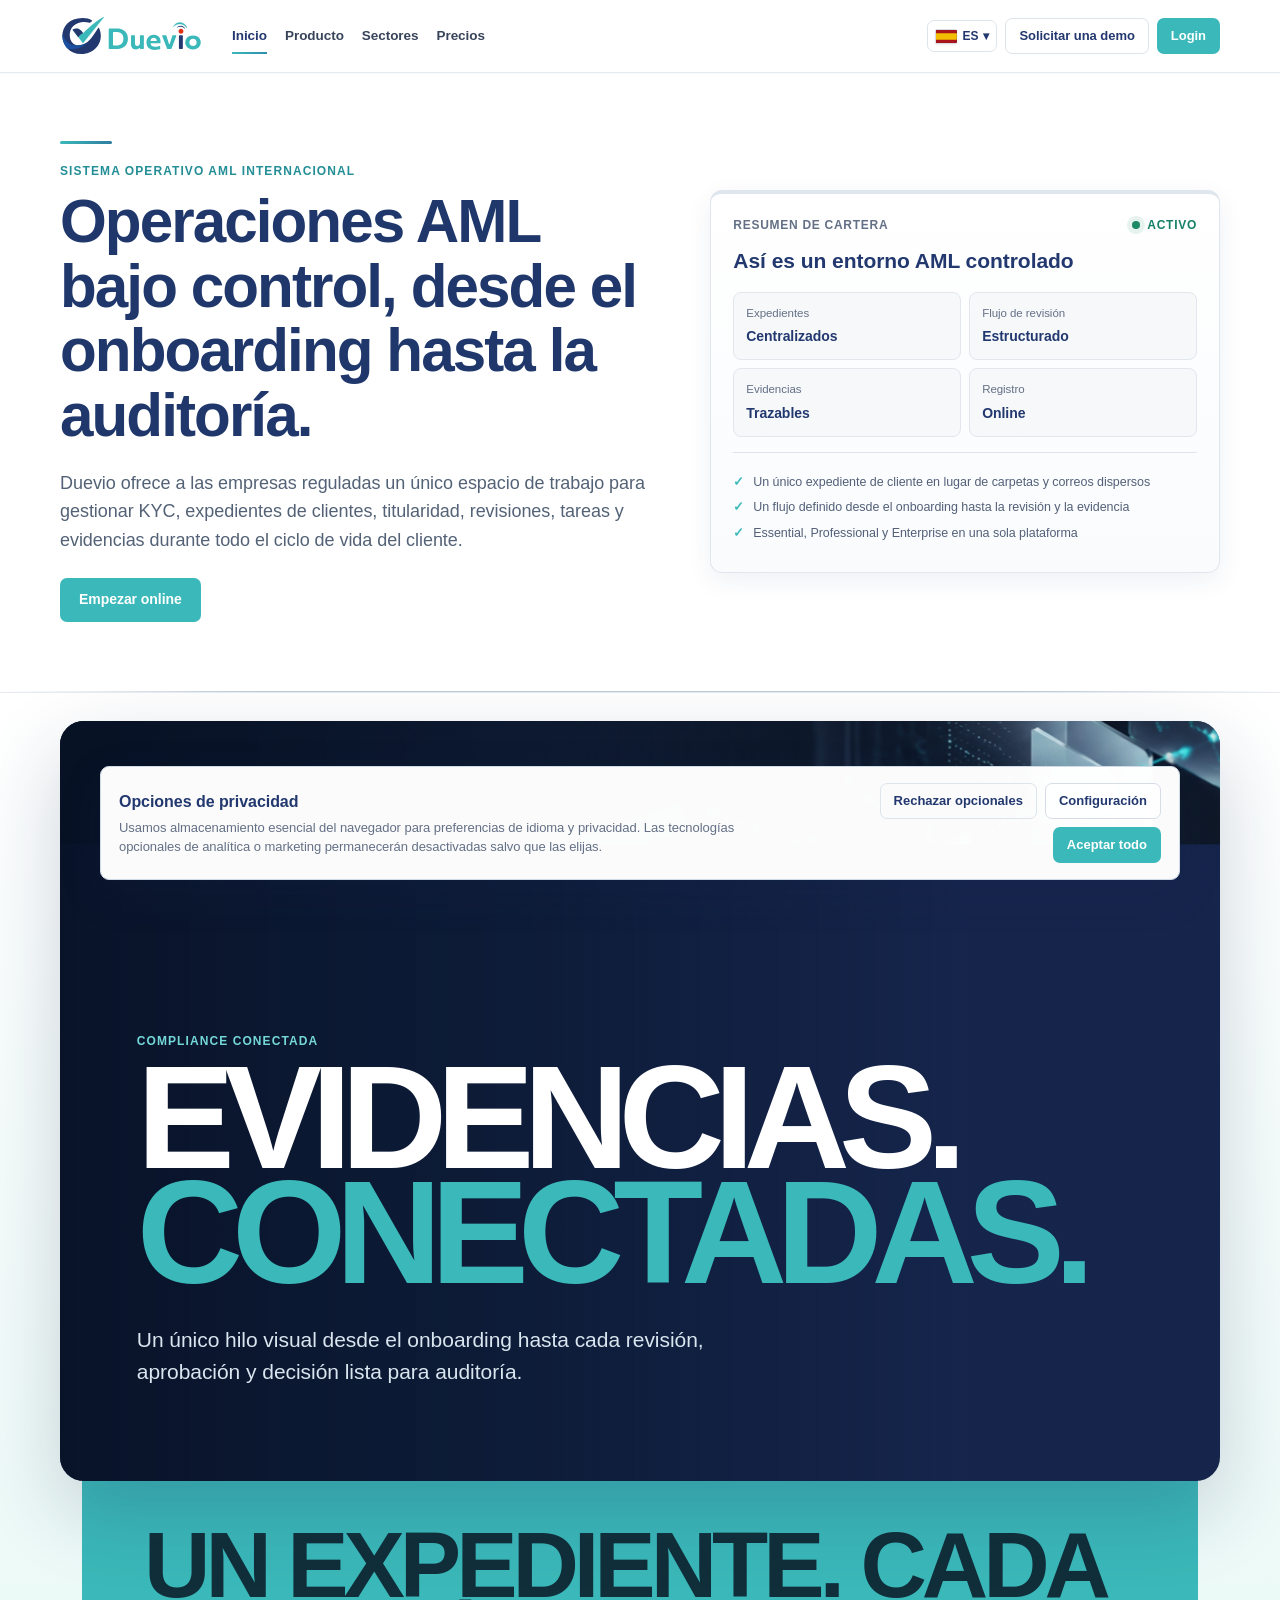
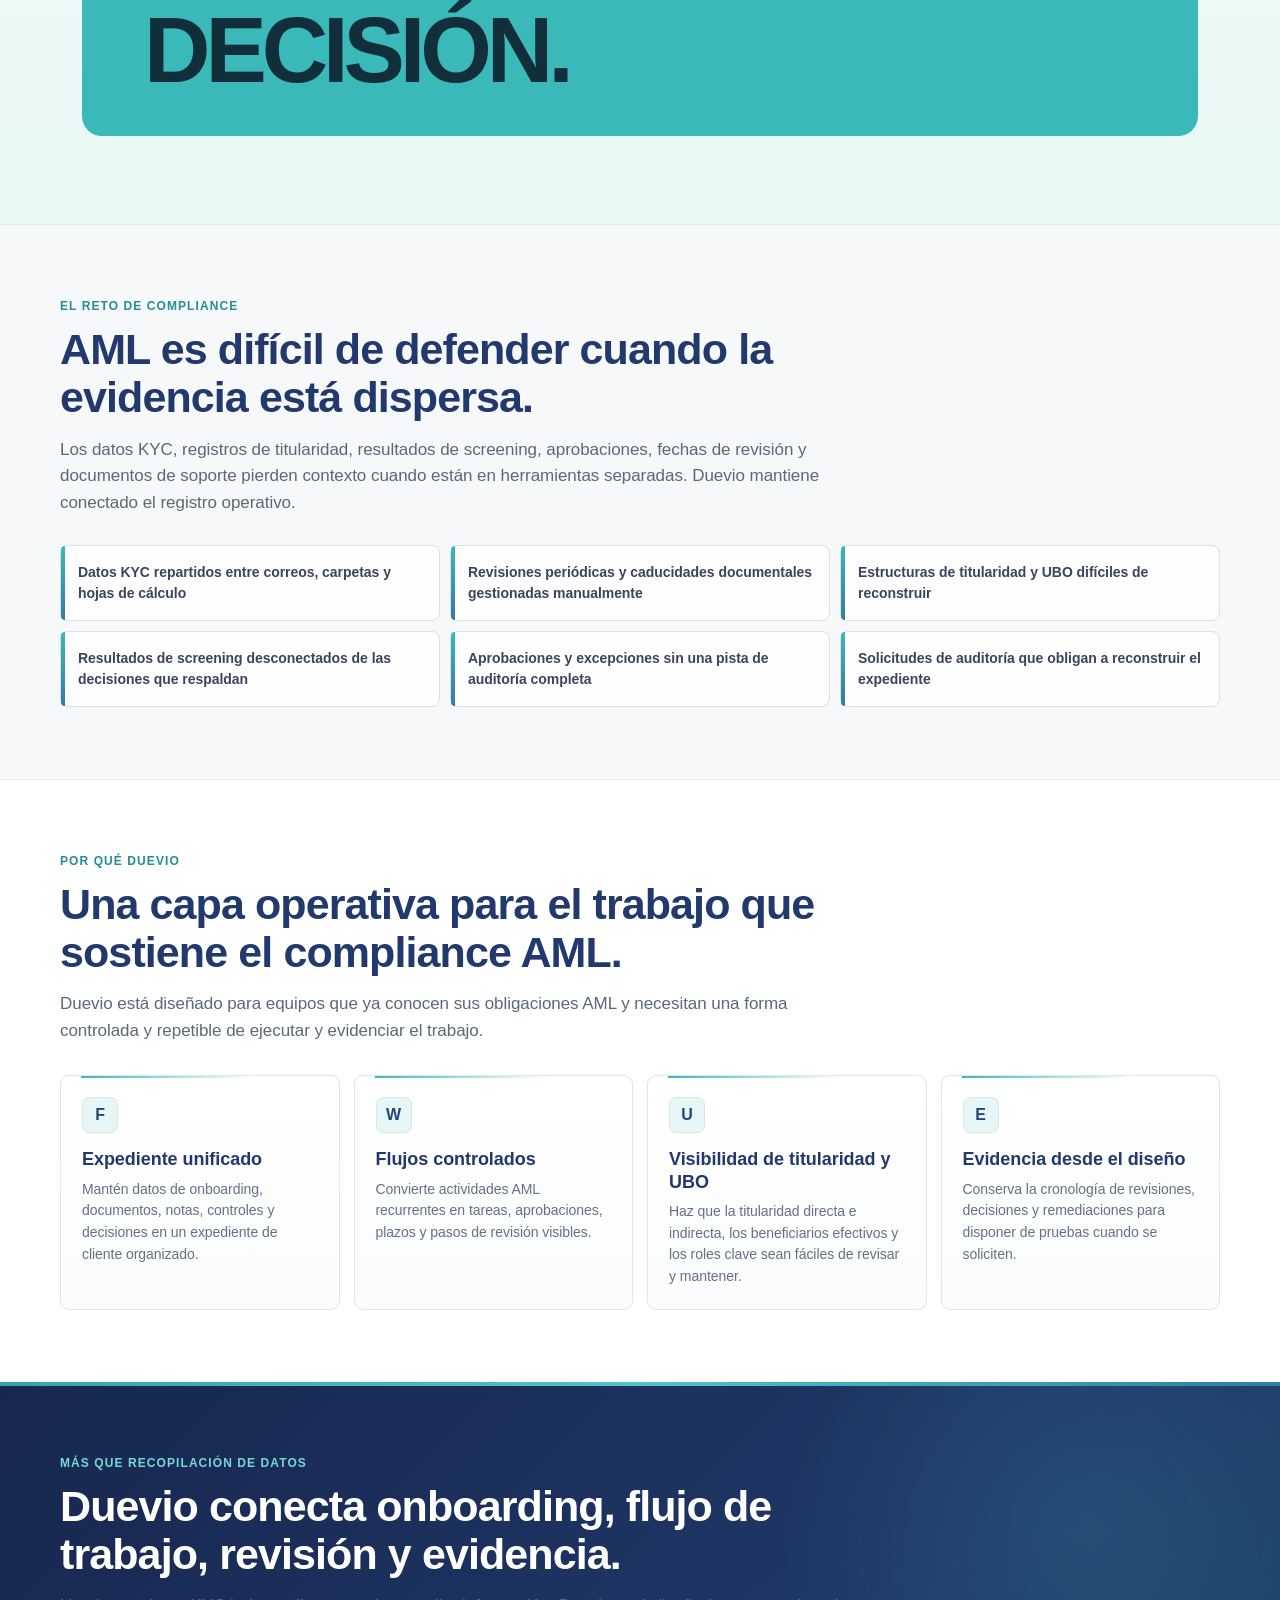
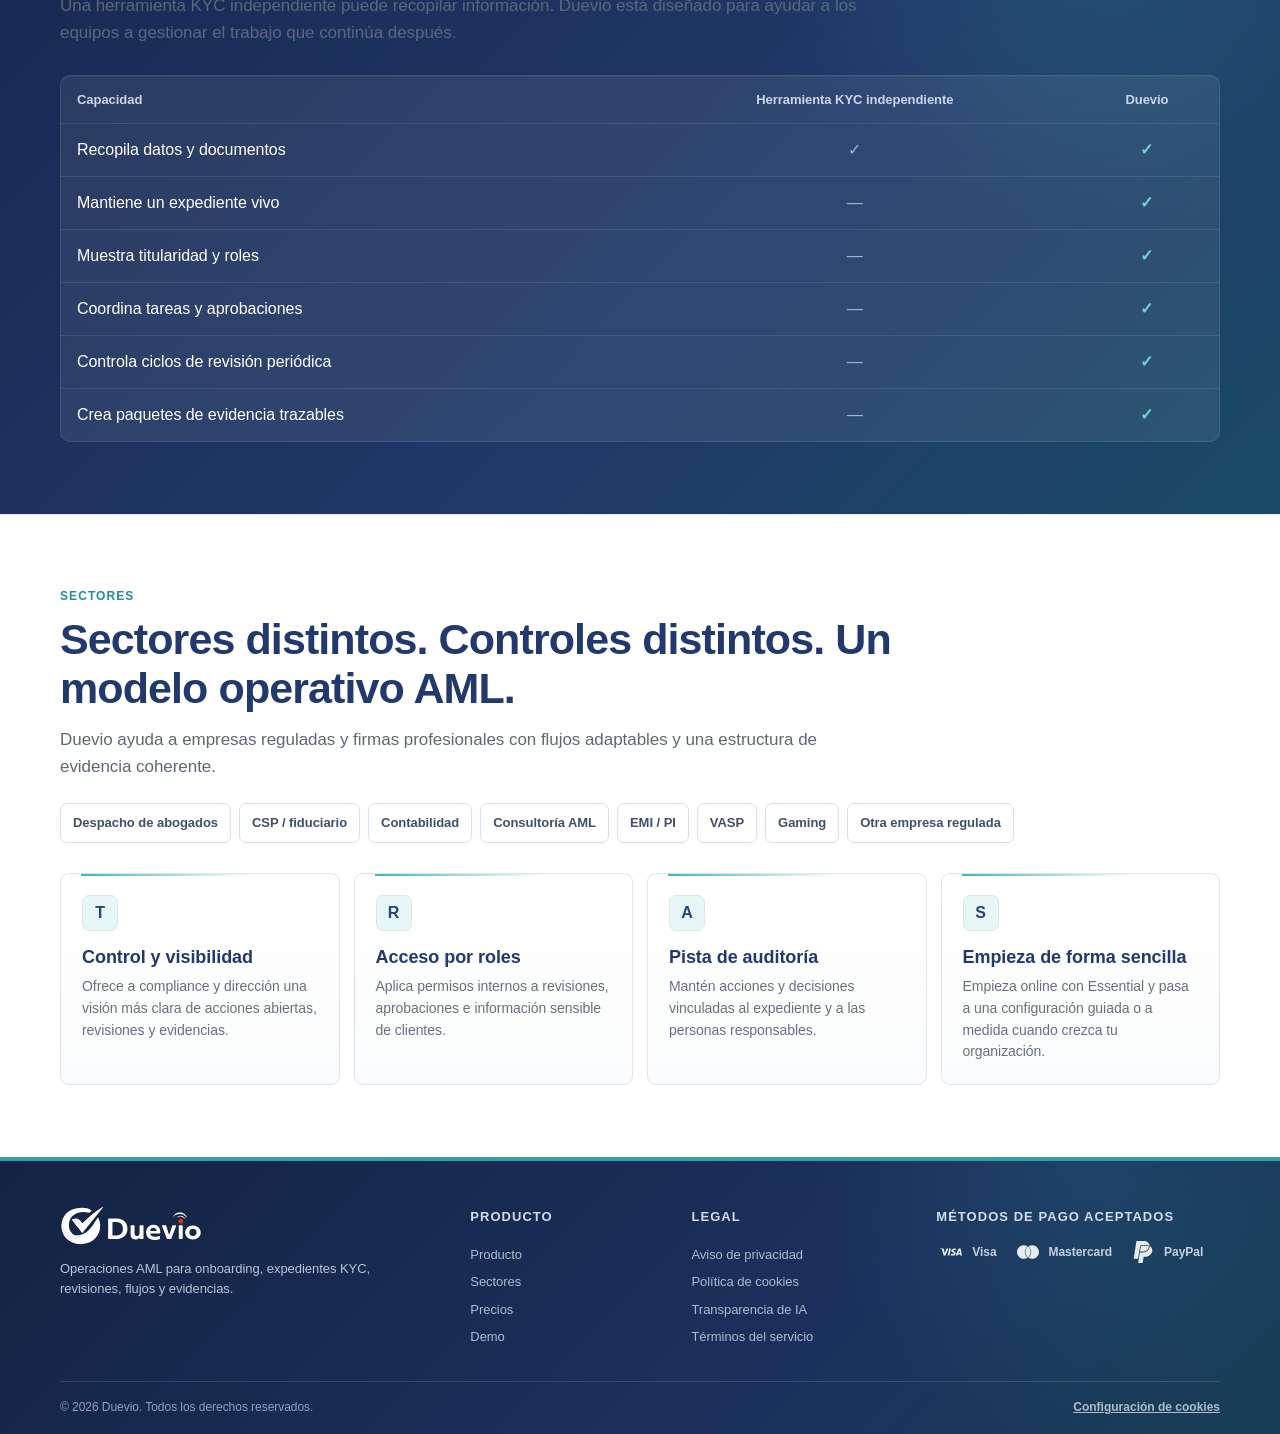
<file: es/index.html>
<!DOCTYPE html>

<html data-lang="es" data-root="../" lang="es">
<head>
<meta charset="utf-8"/>
<meta content="width=device-width, initial-scale=1" name="viewport"/>
<title>Duevio | Operaciones AML desde onboarding hasta auditoría</title>
<meta content="Gestiona KYC, expedientes de clientes, titularidad, revisiones, flujos y evidencias de auditoría en un único espacio AML controlado." name="description"/>
<meta content="index,follow,max-image-preview:large" name="robots"/>
<meta content="#22386f" name="theme-color"/>
<meta content="website" property="og:type"/>
<meta content="Duevio | Operaciones AML desde onboarding hasta auditoría" property="og:title"/>
<meta content="Gestiona KYC, expedientes de clientes, titularidad, revisiones, flujos y evidencias de auditoría en un único espacio AML controlado." property="og:description"/>
<meta content="../assets/img/brand-DUEVIO-01.svg" property="og:image"/>
<meta content="Duevio" property="og:site_name"/>
<meta content="summary_large_image" name="twitter:card"/>
<link href="https://test.duevio.com/es/" rel="canonical"/>
<link href="https://test.duevio.com/" hreflang="en" rel="alternate"/>
<link href="https://test.duevio.com/it/" hreflang="it" rel="alternate"/>
<link href="https://test.duevio.com/de/" hreflang="de" rel="alternate"/>
<link href="https://test.duevio.com/es/" hreflang="es" rel="alternate"/>
<link href="https://test.duevio.com/fr/" hreflang="fr" rel="alternate"/>
<link href="https://test.duevio.com/ru/" hreflang="ru" rel="alternate"/>
<link href="https://test.duevio.com/" hreflang="x-default" rel="alternate"/>
<link href="../assets/img/brand-DUEVIO-01.svg" rel="icon" type="image/svg+xml"/>
<link href="../assets/css/styles.css" rel="stylesheet"/>
  <link rel="stylesheet" href="../assets/css/test-alignment.css">
<script defer="" src="../assets/js/app.js"></script>
</head>
<body>
<a class="skip-link" data-i18n="access.skip" href="#main">Saltar al contenido</a>
<header class="site-header">
<div class="container header-inner">
<a aria-label="Duevio home" class="brand" href="#home">
<img alt="Duevio" src="../assets/img/brand-DUEVIO-01.svg"/>
</a>
<nav aria-label="Primary navigation" class="desktop-nav">
<a data-i18n="nav.home" data-route="home" href="#home">Inicio</a>
<a data-i18n="nav.product" data-route="product" href="#product">Producto</a>
<a data-i18n="nav.industries" data-route="industries" href="#industries">Sectores</a>
<a data-i18n="nav.plans" data-route="pricing" href="#pricing">Precios</a>
<!-- <a data-i18n="nav.signup" data-route="signup" href="#signup">Registro</a> -->
<!-- <a data-i18n="nav.demo" data-route="demo" href="#demo">Demo</a> -->
</nav>
<div class="header-actions">
<div class="language-switcher">
<button aria-expanded="false" aria-haspopup="true" class="language-button" id="languageButton" type="button">
<span class="language-code">EN</span><span aria-hidden="true">▾</span>
</button>
<div class="language-menu" hidden="" id="languageMenu" role="menu">
<a data-lang-link="en" href="../" role="menuitem">English</a>
<a data-lang-link="it" href="../it/" role="menuitem">Italiano</a>
<a data-lang-link="de" href="../de/" role="menuitem">Deutsch</a>
<a data-lang-link="es" href="../es/" role="menuitem">Español</a>
<a data-lang-link="fr" href="../fr/" role="menuitem">Français</a>
<a data-lang-link="ru" href="../ru/" role="menuitem">Русский</a>
</div>
</div>
<a class="button button-ghost compact desktop-cta" data-i18n="cta.bookDemo" href="#demo">Solicitar una demo</a>
<a class="button button-primary compact desktop-cta" href="https://suite.duevio.com/" target="_blank" rel="noopener noreferrer">Login</a>
<button aria-controls="mobileNav" aria-expanded="false" aria-label="Open menu" class="mobile-menu-button" type="button">☰</button>
</div>
</div>
<nav aria-label="Mobile navigation" class="mobile-nav" hidden="" id="mobileNav">
<a data-i18n="nav.home" href="#home">Inicio</a>
<a data-i18n="nav.product" href="#product">Producto</a>
<a data-i18n="nav.industries" href="#industries">Sectores</a>
<a data-i18n="nav.plans" href="#pricing">Precios</a>
<!-- <a data-i18n="nav.signup" href="#signup">Registro</a> -->
<!-- <a data-i18n="nav.demo" href="#demo">Demo</a> -->
</nav>
</header>
<main id="main">
<section aria-labelledby="home-title" class="page active" data-page="home">
<div class="hero hero-home">
<div class="container hero-grid">
<div class="hero-copy">
<p class="eyebrow" data-i18n="home.eyebrow">Sistema operativo AML internacional</p>
<h1 data-i18n="home.title" id="home-title">Operaciones AML bajo control, desde el onboarding hasta la auditoría.</h1>
<p class="lead" data-i18n="home.lead">Duevio ofrece a las empresas reguladas un único espacio de trabajo para gestionar KYC, expedientes de clientes, titularidad, revisiones, tareas y evidencias durante todo el ciclo de vida del cliente.</p>
<div class="button-row">
<a class="button button-primary" data-i18n="cta.startOnline" href="#pricing">Empezar online</a>

</div>
</div>
<div aria-label="Portfolio overview" class="overview-card">
<div class="overview-head">
<span data-i18n="home.overviewLabel">Resumen de cartera</span>
<span class="status-dot"><span></span><span data-i18n="home.live">Activo</span></span>
</div>
<h2 data-i18n="home.overviewTitle">Así es un entorno AML controlado</h2>
<div class="metric-grid">
<div><span data-i18n="home.metric1Label">Expedientes</span><strong data-i18n="home.metric1Value">Centralizados</strong></div>
<div><span data-i18n="home.metric2Label">Flujo de revisión</span><strong data-i18n="home.metric2Value">Estructurado</strong></div>
<div><span data-i18n="home.metric3Label">Evidencias</span><strong data-i18n="home.metric3Value">Trazables</strong></div>
<div><span data-i18n="home.metric4Label">Registro</span><strong data-i18n="home.metric4Value">Online</strong></div>
</div>
<div class="highlight-list">
<p><span>✓</span><span data-i18n="home.highlight1">Un único expediente de cliente en lugar de carpetas y correos dispersos</span></p>
<p><span>✓</span><span data-i18n="home.highlight2">Un flujo definido desde el onboarding hasta la revisión y la evidencia</span></p>
<p><span>✓</span><span data-i18n="home.highlight3">Essential, Professional y Enterprise en una sola plataforma</span></p>
</div>
</div>
</div>
</div>
<section class="home-visual-section" aria-labelledby="home-visual-title">
  <div class="container home-visual-shell">
    <div class="home-visual-media" data-parallax-scene>
      <img src="../assets/img/duevio-connected-evidence.png" alt="" loading="lazy" data-parallax-media>
      <div class="home-visual-shade" aria-hidden="true"></div>
      <div class="home-visual-copy">
        <p class="eyebrow light" data-i18n="home.visualEyebrow">Compliance conectada</p>
        <h2 id="home-visual-title"><span data-i18n="home.visualLine1">Evidencias.</span><span data-i18n="home.visualLine2">Conectadas.</span></h2>
        <p data-i18n="home.visualLead">Un único hilo visual desde el onboarding hasta cada revisión, aprobación y decisión lista para auditoría.</p>
      </div>
    </div>
    <div class="home-green-statement"><p data-i18n="home.visualStatement">Un expediente. Cada decisión.</p></div>
  </div>
</section>

<section class="section section-light">
<div class="container">
<p class="eyebrow" data-i18n="home.challengeEyebrow">El reto de compliance</p>
<h2 data-i18n="home.challengeTitle">AML es difícil de defender cuando la evidencia está dispersa.</h2>
<p class="section-lead" data-i18n="home.challengeLead">Los datos KYC, registros de titularidad, resultados de screening, aprobaciones, fechas de revisión y documentos de soporte pierden contexto cuando están en herramientas separadas. Duevio mantiene conectado el registro operativo.</p>
<div class="problem-grid">
<div data-i18n="home.problem1">Datos KYC repartidos entre correos, carpetas y hojas de cálculo</div>
<div data-i18n="home.problem2">Revisiones periódicas y caducidades documentales gestionadas manualmente</div>
<div data-i18n="home.problem3">Estructuras de titularidad y UBO difíciles de reconstruir</div>
<div data-i18n="home.problem4">Resultados de screening desconectados de las decisiones que respaldan</div>
<div data-i18n="home.problem5">Aprobaciones y excepciones sin una pista de auditoría completa</div>
<div data-i18n="home.problem6">Solicitudes de auditoría que obligan a reconstruir el expediente</div>
</div>
</div>
</section>
<section class="section">
<div class="container">
<p class="eyebrow" data-i18n="home.whyEyebrow">Por qué Duevio</p>
<h2 data-i18n="home.whyTitle">Una capa operativa para el trabajo que sostiene el compliance AML.</h2>
<p class="section-lead" data-i18n="home.whyLead">Duevio está diseñado para equipos que ya conocen sus obligaciones AML y necesitan una forma controlada y repetible de ejecutar y evidenciar el trabajo.</p>
<div class="feature-grid four">
<article class="feature-card"><span class="feature-icon">F</span><h3 data-i18n="home.feature1Title">Expediente unificado</h3><p data-i18n="home.feature1Text">Mantén datos de onboarding, documentos, notas, controles y decisiones en un expediente de cliente organizado.</p></article>
<article class="feature-card"><span class="feature-icon">W</span><h3 data-i18n="home.feature2Title">Flujos controlados</h3><p data-i18n="home.feature2Text">Convierte actividades AML recurrentes en tareas, aprobaciones, plazos y pasos de revisión visibles.</p></article>
<article class="feature-card"><span class="feature-icon">U</span><h3 data-i18n="home.feature3Title">Visibilidad de titularidad y UBO</h3><p data-i18n="home.feature3Text">Haz que la titularidad directa e indirecta, los beneficiarios efectivos y los roles clave sean fáciles de revisar y mantener.</p></article>
<article class="feature-card"><span class="feature-icon">E</span><h3 data-i18n="home.feature4Title">Evidencia desde el diseño</h3><p data-i18n="home.feature4Text">Conserva la cronología de revisiones, decisiones y remediaciones para disponer de pruebas cuando se soliciten.</p></article>
</div>
</div>
</section>
<section class="section section-navy">
<div class="container">
<p class="eyebrow light" data-i18n="home.compareEyebrow">Más que recopilación de datos</p>
<h2 class="light" data-i18n="home.compareTitle">Duevio conecta onboarding, flujo de trabajo, revisión y evidencia.</h2>
<p class="section-lead light-muted" data-i18n="home.compareLead">Una herramienta KYC independiente puede recopilar información. Duevio está diseñado para ayudar a los equipos a gestionar el trabajo que continúa después.</p>
<div class="comparison-wrap">
<table class="comparison-table">
<thead><tr><th data-i18n="home.tableCapability">Capacidad</th><th data-i18n="home.tableKyc">Herramienta KYC independiente</th><th>Duevio</th></tr></thead>
<tbody>
<tr><td data-i18n="home.row1">Recopila datos y documentos</td><td>✓</td><td>✓</td></tr>
<tr><td data-i18n="home.row2">Mantiene un expediente vivo</td><td>—</td><td>✓</td></tr>
<tr><td data-i18n="home.row3">Muestra titularidad y roles</td><td>—</td><td>✓</td></tr>
<tr><td data-i18n="home.row4">Coordina tareas y aprobaciones</td><td>—</td><td>✓</td></tr>
<tr><td data-i18n="home.row5">Controla ciclos de revisión periódica</td><td>—</td><td>✓</td></tr>
<tr><td data-i18n="home.row6">Crea paquetes de evidencia trazables</td><td>—</td><td>✓</td></tr>
</tbody>
</table>
</div>
</div>
</section>
<section class="section">
<div class="container">
<p class="eyebrow" data-i18n="home.industriesEyebrow">Sectores</p>
<h2 data-i18n="home.industriesTitle">Sectores distintos. Controles distintos. Un modelo operativo AML.</h2>
<p class="section-lead" data-i18n="home.industriesLead">Duevio ayuda a empresas reguladas y firmas profesionales con flujos adaptables y una estructura de evidencia coherente.</p>
<div class="pill-grid">
<span data-i18n="sector.law">Despacho de abogados</span><span data-i18n="sector.csp">CSP / fiduciario</span><span data-i18n="sector.accountants">Contabilidad</span><span data-i18n="sector.consultants">Consultoría AML</span><span data-i18n="sector.emi">EMI / PI</span><span data-i18n="sector.vasp">VASP</span><span data-i18n="sector.gaming">Gaming</span><span data-i18n="sector.other">Otra empresa regulada</span>
</div>
<div class="feature-grid four trust-grid">
<article class="feature-card"><span class="feature-icon">T</span><h3 data-i18n="home.trust1Title">Control y visibilidad</h3><p data-i18n="home.trust1Text">Ofrece a compliance y dirección una visión más clara de acciones abiertas, revisiones y evidencias.</p></article>
<article class="feature-card"><span class="feature-icon">R</span><h3 data-i18n="home.trust2Title">Acceso por roles</h3><p data-i18n="home.trust2Text">Aplica permisos internos a revisiones, aprobaciones e información sensible de clientes.</p></article>
<article class="feature-card"><span class="feature-icon">A</span><h3 data-i18n="home.trust3Title">Pista de auditoría</h3><p data-i18n="home.trust3Text">Mantén acciones y decisiones vinculadas al expediente y a las personas responsables.</p></article>
<article class="feature-card"><span class="feature-icon">S</span><h3 data-i18n="home.trust4Title">Empieza de forma sencilla</h3><p data-i18n="home.trust4Text">Empieza online con Essential y pasa a una configuración guiada o a medida cuando crezca tu organización.</p></article>
</div>
</div>
</section>
</section>
<section aria-labelledby="product-title" class="page" data-page="product" hidden="">
<div class="hero subhero"><div class="container hero-grid"><div class="hero-copy"><p class="eyebrow" data-i18n="product.eyebrow">Producto</p><h1 data-i18n="product.title" id="product-title">Un espacio AML estructurado para onboarding, monitorización y evidencias.</h1><p class="lead" data-i18n="product.lead">Gestiona la operativa del compliance AML en un único entorno, desde la incorporación inicial del cliente hasta la revisión periódica, la remediación y la producción de evidencias.</p><div class="button-row"><a class="button button-primary" data-i18n="cta.startOnline" href="#pricing">Empezar online</a></div></div><div class="overview-card"><div class="overview-head"><span data-i18n="product.overviewLabel">Resumen del producto</span><span class="status-dot"><span></span><span data-i18n="product.modular">Modular</span></span></div><h2 data-i18n="product.overviewTitle">Diseñado para operar AML, no solo para recopilar datos</h2><div class="metric-grid"><div><span data-i18n="product.metric1Label">Módulos</span><strong>8+</strong></div><div><span data-i18n="product.metric2Label">Flujos de trabajo</span><strong data-i18n="product.metric2Value">Estructurados</strong></div><div><span data-i18n="product.metric3Label">Evidencias</span><strong data-i18n="product.metric3Value">Exportables</strong></div><div><span data-i18n="product.metric4Label">Escalabilidad</span><strong data-i18n="product.metric4Value">Integrada</strong></div></div><div class="highlight-list"><p><span>✓</span><span data-i18n="product.highlight1">Onboarding guiado, control documental y visibilidad de titularidad</span></p><p><span>✓</span><span data-i18n="product.highlight2">Tareas, aprobaciones, ciclos de revisión y seguimiento de remediación</span></p><p><span>✓</span><span data-i18n="product.highlight3">Evidencia siempre vinculada al expediente del cliente</span></p></div></div></div></div>
<section class="section"><div class="container"><p class="eyebrow" data-i18n="product.modulesEyebrow">Módulos principales</p><h2 data-i18n="product.modulesTitle">Módulos AML esenciales para todo el ciclo de vida del cliente.</h2><p class="section-lead" data-i18n="product.modulesLead">Configura el modelo operativo en función de tus clientes, tu enfoque de riesgo y las responsabilidades internas.</p><div class="feature-grid three module-grid">
<article class="module-card"><span>1</span><h3 data-i18n="product.m1Title">Onboarding guiado</h3><p data-i18n="product.m1Text">Crea procesos de incorporación adaptativos para personas, empresas y estructuras complejas.</p><ul><li data-i18n="product.m1a">Procesos configurables</li><li data-i18n="product.m1b">Recopilación estructurada</li><li data-i18n="product.m1c">Mejor recogida inicial</li></ul></article>
<article class="module-card"><span>2</span><h3 data-i18n="product.m2Title">Mapa de titularidad y roles</h3><p data-i18n="product.m2Text">Integra árboles de titularidad, beneficiarios efectivos y roles clave en el expediente vivo del cliente.</p><ul><li data-i18n="product.m2a">Titularidad directa e indirecta</li><li data-i18n="product.m2b">Visibilidad de roles</li><li data-i18n="product.m2c">Soporte para confirmación del cliente</li></ul></article>
<article class="module-card"><span>3</span><h3 data-i18n="product.m3Title">Cuestionarios dinámicos</h3><p data-i18n="product.m3Text">Usa formularios que se adaptan al tipo de cliente, su estructura y la información ya recopilada.</p><ul><li data-i18n="product.m3a">Formularios configurables</li><li data-i18n="product.m3b">Datos precompletados</li><li data-i18n="product.m3c">Menos duplicación</li></ul></article>
<article class="module-card"><span>4</span><h3 data-i18n="product.m4Title">Control documental</h3><p data-i18n="product.m4Text">Trata los documentos como evidencia de compliance con estado, validez y contexto.</p><ul><li data-i18n="product.m4a">Control de caducidad</li><li data-i18n="product.m4b">Control de versiones</li><li data-i18n="product.m4c">Orientado a evidencias</li></ul></article>
<article class="module-card"><span>5</span><h3 data-i18n="product.m5Title">Revisiones y recordatorios</h3><p data-i18n="product.m5Text">Controla plazos, documentos próximos a caducar, acciones abiertas y remediación antes de que se conviertan en brechas.</p><ul><li data-i18n="product.m5a">Revisiones periódicas</li><li data-i18n="product.m5b">Soporte de escalado</li><li data-i18n="product.m5c">Visibilidad de asuntos abiertos</li></ul></article>
<article class="module-card"><span>6</span><h3 data-i18n="product.m6Title">Exportación de evidencias</h3><p data-i18n="product.m6Text">Genera material organizado para auditorías, inspecciones, revisiones de socios y control interno.</p><ul><li data-i18n="product.m6a">Paquetes de evidencia</li><li data-i18n="product.m6b">Cronología del cliente</li><li data-i18n="product.m6c">Recuperación más rápida</li></ul></article>
</div></div></section>
<section class="section section-light"><div class="container"><p class="eyebrow" data-i18n="product.howEyebrow">Cómo funciona</p><h2 data-i18n="product.howTitle">Gestiona el proceso AML desde el onboarding hasta la evidencia.</h2><p class="section-lead" data-i18n="product.howLead">Mantén conectados el expediente, las tareas y las decisiones a medida que cambia la relación con el cliente.</p><div class="steps-grid"><article><span>1</span><p data-i18n="product.step1">Captura datos y documentos de onboarding mediante un proceso guiado.</p></article><article><span>2</span><p data-i18n="product.step2">Construye el expediente vivo con titularidad, roles, controles, notas y decisiones.</p></article><article><span>3</span><p data-i18n="product.step3">Controla tareas, aprobaciones, revisiones, excepciones y remediación desde un único panel.</p></article><article><span>4</span><p data-i18n="product.step4">Recupera evidencias rápidamente cuando llega una auditoría, inspección o solicitud de un socio.</p></article></div></div></section>
<section class="section"><div class="container"><p class="eyebrow" data-i18n="product.integrationsEyebrow">Integraciones y preparación</p><h2 data-i18n="product.integrationsTitle">Conecta Duevio con las fuentes de datos y sistemas que ya utiliza tu equipo.</h2><p class="section-lead" data-i18n="product.integrationsLead">Duevio puede situarse en el centro del entorno operativo AML mientras proveedores especializados siguen prestando servicios de identidad, screening y datos.</p><div class="integration-grid"><span data-i18n="product.int1">Proveedores de verificación de identidad</span><span data-i18n="product.int2">Proveedores de screening y listas de vigilancia</span><span data-i18n="product.int3">Registros públicos y fuentes corporativas</span><span data-i18n="product.int4">Repositorios documentales</span><span data-i18n="product.int5">Sistemas CRM, core y onboarding</span><span data-i18n="product.int6">Capa de conexión API y empresarial</span></div></div></section>
</section>
<section aria-labelledby="industries-title" class="page" data-page="industries" hidden="">
<div class="hero subhero"><div class="container hero-grid"><div class="hero-copy"><p class="eyebrow" data-i18n="industries.eyebrow">Sectores</p><h1 data-i18n="industries.title" id="industries-title">Sectores distintos. Controles distintos. Una forma más clara de operar AML.</h1><p class="lead" data-i18n="industries.lead">Duevio está diseñado para empresas reguladas y firmas profesionales que necesitan onboarding controlado, expedientes KYC vivos, revisiones recurrentes y evidencias recuperables.</p><div class="button-row"><a class="button button-primary" data-i18n="cta.startOnline" href="#pricing">Empezar online</a></div></div><div class="overview-card"><div class="overview-head"><span data-i18n="industries.fit">Adecuación sectorial</span><span class="status-dot"><span></span><span data-i18n="industries.international">Internacional</span></span></div><h2 data-i18n="industries.overviewTitle">Diseñado para operadores regulados y firmas profesionales</h2><div class="metric-grid"><div><span data-i18n="industries.metric1Label">Sectores</span><strong data-i18n="industries.metric1Value">Múltiples</strong></div><div><span data-i18n="industries.metric2Label">Enfoque</span><strong data-i18n="industries.metric2Value">Flexible</strong></div><div><span data-i18n="industries.metric3Label">Jurisdicciones</span><strong data-i18n="industries.metric3Value">Adaptable</strong></div><div><span data-i18n="industries.metric4Label">Punto de entrada</span><strong data-i18n="industries.metric4Value">Online</strong></div></div></div></div></div>
<section class="section"><div class="container"><div class="feature-grid three sector-grid">
<article class="sector-card"><span>L</span><h3 data-i18n="industries.s1Title">Despachos de abogados y firmas profesionales</h3><p data-i18n="industries.s1Text">Gestiona onboarding, documentos KYC, información de titularidad y evidencia de compliance en asuntos y relaciones.</p><ul><li data-i18n="industries.s1a">Onboarding más limpio</li><li data-i18n="industries.s1b">Organización documental</li><li data-i18n="industries.s1c">Decisiones trazables</li></ul></article>
<article class="sector-card"><span>C</span><h3 data-i18n="industries.s2Title">CSP y fiduciarios</h3><p data-i18n="industries.s2Text">Mantén expedientes societarios, estructuras de beneficiarios efectivos, revisiones recurrentes y evidencia AML en toda una cartera.</p><ul><li data-i18n="industries.s2a">Onboarding corporativo</li><li data-i18n="industries.s2b">Mapa de UBO</li><li data-i18n="industries.s2c">Control de revisiones recurrentes</li></ul></article>
<article class="sector-card"><span>E</span><h3 data-i18n="industries.s3Title">EMI, PI y operadores regulados</h3><p data-i18n="industries.s3Text">Coordina onboarding controlado, aprobaciones internas, ciclos de revisión y evidencias en entornos supervisados.</p><ul><li data-i18n="industries.s3a">Soporte de gobernanza</li><li data-i18n="industries.s3b">Flujo escalable</li><li data-i18n="industries.s3c">Producción de evidencias</li></ul></article>
<article class="sector-card"><span>A</span><h3 data-i18n="industries.s4Title">Proveedores AML externos y MLRO externos</h3><p data-i18n="industries.s4Text">Gestiona múltiples carteras, acciones abiertas, revisiones y solicitudes de evidencia desde un espacio controlado.</p><ul><li data-i18n="industries.s4a">Gestión multicliente</li><li data-i18n="industries.s4b">Acceso segregado</li><li data-i18n="industries.s4c">Supervisión de cartera</li></ul></article>
<article class="sector-card"><span>I</span><h3 data-i18n="industries.s5Title">Firmas internacionales</h3><p data-i18n="industries.s5Text">Adapta flujos a distintas entidades, jurisdicciones y modelos operativos internos sin fragmentar la evidencia.</p><ul><li data-i18n="industries.s5a">Soporte multijurisdicción</li><li data-i18n="industries.s5b">Modelo de control coherente</li><li data-i18n="industries.s5c">Interfaz multilingüe</li></ul></article>
<article class="sector-card"><span>S</span><h3 data-i18n="industries.s6Title">Empresas reguladas pequeñas</h3><p data-i18n="industries.s6Text">Empieza con un espacio AML online y pasa a una implantación guiada o a medida a medida que crezcan las necesidades.</p><ul><li data-i18n="industries.s6a">Entrada sencilla</li><li data-i18n="industries.s6b">Registro online</li><li data-i18n="industries.s6c">Ruta de ampliación</li></ul></article>
</div></div></section>
</section>
<section aria-labelledby="pricing-title" class="page" data-page="pricing" hidden="">
<div class="hero subhero"><div class="container hero-grid"><div class="hero-copy"><p class="eyebrow" data-i18n="plans.eyebrow">Precios</p><h1 data-i18n="plans.title" id="pricing-title">Deja de gestionar AML entre archivos y recordatorios desconectados.</h1><p class="lead" data-i18n="plans.lead">Empieza online con Duevio Essential, elige una configuración Professional guiada o diseña una implantación Enterprise a medida para operaciones más complejas.</p><!-- <div class="button-row"><a class="button button-primary" data-i18n="cta.startNow" href="#signup">Empezar ahora</a><a class="button button-secondary" data-i18n="cta.bookDemo" href="#demo">Solicitar una demo</a></div> --></div><!-- <div class="overview-card"><div class="overview-head"><span data-i18n="plans.structure">Estructura de precios</span><span class="status-dot"><span></span><span data-i18n="plans.choice">Flexible</span></span></div><h2 data-i18n="plans.overviewTitle">Elige cómo quieres empezar</h2><div class="metric-grid"><div><span>Essential</span><strong data-i18n="plans.online">Online</strong></div><div><span>Professional</span><strong data-i18n="plans.guided">Guiado</strong></div><div><span>Enterprise</span><strong data-i18n="plans.tailored">A medida</strong></div><div><span data-i18n="plans.activation">Activación</span><strong data-i18n="plans.immediate">Inmediata*</strong></div></div><p class="micro" data-i18n="plans.activationNote">*Essential es autoservicio tras crear la cuenta y pagar. Professional y Enterprise siguen el proceso de implantación acordado.</p></div> --></div></div>
<section class="section"><div class="container"><div class="pricing-grid">
<article class="price-card featured"><div class="price-tag" data-i18n="plans.startNow">Empezar online</div><h2>Essential</h2><p class="price"><strong>9,99 €</strong><span class="price-meta"><span><b aria-hidden="true">/</b> <span data-i18n="plans.perMonth">al mes</span></span><small data-i18n="plans.billedAnnually">(pago anual)</small></span></p><p data-i18n="plans.essentialText">Organiza onboarding, expedientes, revisiones y evidencias en un espacio único. Incluye un usuario y puedes ampliar cuando la organización lo necesite.</p><ul><li data-i18n="plans.e1">Espacio AML online</li><li data-i18n="plans.e2">1 usuario incluido</li><li data-i18n="plans.e3">Opción por uso disponible</li><li data-i18n="plans.e4">Creación de cuenta autoservicio</li><li data-i18n="plans.e5">Ruta de ampliación</li></ul><a class="button button-primary block" data-i18n="cta.startNow" href="https://signup.duevio.com/signup.aspx" target="_blank" rel="noopener noreferrer">Empezar ahora</a></article>
<article class="price-card"><div class="price-tag" data-i18n="plans.growing">Para equipos en crecimiento</div><h2>Professional</h2><p class="price"><strong>49,99 €</strong><span class="price-meta"><span><b aria-hidden="true">/</b> <span data-i18n="plans.perMonth">al mes</span></span><small data-i18n="plans.billedAnnually">(pago anual)</small></span></p><p class="price-description" data-i18n="plans.professionalText">Da a tu equipo flujos AML estructurados, visibilidad de tareas, aprobaciones y control de revisiones recurrentes con configuración guiada.</p><ul><li data-i18n="plans.p1">Configuración multiusuario</li><li data-i18n="plans.p2">Onboarding guiado</li><li data-i18n="plans.p3">Flujos de control interno</li><li data-i18n="plans.p4">Soporte de configuración y onboarding</li><li data-i18n="plans.p5">Seguimiento comercial</li></ul><a class="button button-primary block" data-i18n="cta.startNow" href="https://signup.duevio.com/signup.aspx" target="_blank" rel="noopener noreferrer">Empezar ahora</a></article>
<article class="price-card"><div class="price-tag" data-i18n="plans.complex">Para operadores complejos</div><h2>Enterprise</h2><p class="price-description" data-i18n="plans.enterpriseText">Construye un modelo operativo a medida para entornos regulados más complejos, estructuras de gobernanza y requisitos de integración.</p><ul><li data-i18n="plans.x1">Flujos a medida</li><li data-i18n="plans.x2">Soporte para despliegues complejos</li><li data-i18n="plans.x3">Implantación personalizada</li><li data-i18n="plans.x4">Planificación de integraciones</li><li data-i18n="plans.x5">Consultoría Enterprise</li></ul><a class="button button-secondary block" data-i18n="plans.discussEnterprise" href="#enterprise">Hablar de Enterprise</a></article>
</div><div class="payment-strip"><span data-i18n="payment.accepted">Métodos de pago aceptados</span><div class="payment-logos"><figure><img alt="Visa" class="visa" src="../assets/img/visa.svg"/><figcaption>Visa</figcaption></figure><figure><img alt="Mastercard" class="mastercard" src="../assets/img/mastercard.svg"/><figcaption>Mastercard</figcaption></figure><figure><img alt="PayPal" class="paypal" src="../assets/img/paypal.svg"/><figcaption>PayPal</figcaption></figure></div><p data-i18n="payment.secure">Los datos de tarjeta y PayPal son gestionados por el proveedor de pagos y no se almacenan en este sitio web comercial.</p></div></div></section>
</section>
<section aria-labelledby="signup-title" class="page" data-page="signup" hidden="">
<div class="hero subhero"><div class="container hero-grid"><div class="hero-copy"><p class="eyebrow" data-i18n="signup.eyebrow">Registro</p><h1 data-i18n="signup.title" id="signup-title">Elige la opción Duevio que encaja con tu organización.</h1><p class="lead" data-i18n="signup.lead">Essential es autoservicio. Crea la cuenta, completa el pago y abre tu espacio. Professional y Enterprise comienzan con una conversación comercial y de implantación guiada.</p><div class="button-row"><a class="button button-primary" data-i18n="cta.startOnline" href="#pricing">Empezar online</a><a class="button button-secondary" data-i18n="cta.bookDemo" href="#demo">Solicitar una demo</a></div></div><div class="overview-card"><div class="overview-head"><span data-i18n="signup.onlineSignup">Registro online</span><span class="status-dot"><span></span><span data-i18n="signup.selfService">Autoservicio</span></span></div><h2 data-i18n="signup.overviewTitle">Crea tu cuenta Duevio y empieza online</h2><div class="metric-grid"><div><span>Essential</span><strong data-i18n="signup.essentialPriceYear">€120 / año</strong></div><div><span data-i18n="signup.users">Usuarios</span><strong data-i18n="signup.oneIncluded">1 incluido</strong></div><div><span>Professional</span><strong data-i18n="plans.guided">Guiado</strong></div><div><span>Enterprise</span><strong data-i18n="signup.consultation">Consulta</strong></div></div></div></div></div>
<section class="section"><div class="container"><div class="signup-layout"><div class="signup-main"><p class="eyebrow" data-i18n="signup.choosePlan">Elige un plan</p><h2 data-i18n="signup.formTitle">Inicia tu registro en Duevio</h2><div aria-label="Choose plan" class="plan-selector" role="radiogroup"><label><input checked="" name="selectedPlan" type="radio" value="Essential"/><span><strong>Essential</strong><small data-i18n="signup.essentialShort">€120 / año · 1 usuario</small><em data-i18n="signup.essentialPlanText">Paga online y abre tu espacio</em></span></label><label><input name="selectedPlan" type="radio" value="Professional"/><span><strong>Professional</strong><small data-i18n="signup.profShort">Configuración multiusuario guiada</small><em data-i18n="signup.profPlanText">Solicita configuración y seguimiento de precios</em></span></label><label><input name="selectedPlan" type="radio" value="Enterprise"/><span><strong>Enterprise</strong><small data-i18n="signup.entShort">Implantación a medida</small><em data-i18n="signup.entPlanText">Solicita una propuesta comercial personalizada</em></span></label></div>
<form class="form-card" id="signup-form" novalidate=""><div class="form-grid"><label><span data-i18n="form.org">Nombre de la organización</span><input autocomplete="organization" data-i18n-placeholder="form.orgPlaceholder" name="organisation" placeholder="Introduce el nombre de la organización" required=""/></label><label><span data-i18n="form.name">Nombre del contacto principal</span><input autocomplete="name" data-i18n-placeholder="form.namePlaceholder" name="name" placeholder="Introduce el nombre completo" required=""/></label><label><span data-i18n="form.email">Email profesional</span><input autocomplete="email" name="email" placeholder="name@company.com" required="" type="email"/></label><label><span data-i18n="form.country">País / jurisdicción</span><select name="country" required=""><option data-i18n="form.select" value="">Seleccionar</option><option data-i18n="country.italy">Italia</option><option data-i18n="country.malta">Malta</option><option data-i18n="country.sanmarino">San Marino</option><option data-i18n="country.germany">Alemania</option><option data-i18n="country.france">Francia</option><option data-i18n="country.spain">España</option><option data-i18n="country.other">Otro</option></select></label><label><span data-i18n="form.business">Tipo de empresa</span><select name="business" required=""><option data-i18n="form.select" value="">Seleccionar</option><option data-i18n="sector.law">Despacho de abogados</option><option data-i18n="sector.csp">CSP / fiduciario</option><option data-i18n="sector.accountants">Contabilidad</option><option data-i18n="sector.consultants">Consultoría AML</option><option data-i18n="sector.emi">EMI / PI</option><option data-i18n="sector.vasp">VASP</option><option data-i18n="sector.gaming">Gaming</option><option data-i18n="sector.other">Otra empresa regulada</option></select></label><label><span data-i18n="form.team">Tamaño previsto del equipo</span><select name="team" required=""><option data-i18n="form.select" value="">Seleccionar</option><option>1</option><option>2–5</option><option>6–20</option><option>21–50</option><option>50+</option></select></label><label><span data-i18n="form.password">Crear contraseña</span><input autocomplete="new-password" data-i18n-placeholder="form.passwordPlaceholder" minlength="8" name="password" placeholder="Mínimo 8 caracteres" required="" type="password"/></label><label><span data-i18n="form.confirmPassword">Confirmar contraseña</span><input autocomplete="new-password" data-i18n-placeholder="form.confirmPlaceholder" minlength="8" name="passwordConfirm" placeholder="Repite la contraseña" required="" type="password"/></label></div><label class="full"><span data-i18n="form.need">Cuéntanos brevemente qué necesitas</span><textarea name="needs" rows="4"></textarea></label><label class="checkbox"><input name="terms" required="" type="checkbox"/><span><span data-i18n="form.terms1">Acepto los</span> <a data-i18n="legal.terms" href="#terms">Términos del servicio</a> <span data-i18n="form.and">y el</span> <a data-i18n="legal.privacy" href="#privacy">Aviso de privacidad</a>.</span></label><label class="checkbox"><input name="marketing" type="checkbox"/><span data-i18n="form.marketing">Quiero recibir novedades de producto y comunicaciones comerciales. Puedo retirar el consentimiento en cualquier momento.</span></label><div class="form-actions"><button class="button button-primary" data-i18n="signup.continuePayment" id="signupSubmit" type="submit">Continuar al pago seguro</button><button class="button button-ghost" data-i18n="form.clear" type="reset">Limpiar formulario</button></div><p aria-live="polite" class="form-status" id="signupStatus" role="status"></p></form></div>
<aside class="signup-side"><div class="summary-card"><h3 data-i18n="signup.summary">Resumen del pago</h3><dl><div><dt data-i18n="signup.plan">Plan</dt><dd id="summaryPlan">Essential</dd></div><div><dt data-i18n="signup.usersIncluded">Usuarios incluidos</dt><dd id="summaryUsers">1</dd></div><div><dt data-i18n="signup.amountToday">Importe a pagar hoy</dt><dd id="summaryAmount">€120</dd></div></dl><div class="payment-logos small"><figure><img alt="Visa" class="visa" src="../assets/img/visa.svg"/><figcaption>Visa</figcaption></figure><figure><img alt="Mastercard" class="mastercard" src="../assets/img/mastercard.svg"/><figcaption>Mastercard</figcaption></figure><figure><img alt="PayPal" class="paypal" src="../assets/img/paypal.svg"/><figcaption>PayPal</figcaption></figure></div><p class="micro" data-i18n="signup.paymentNote">La vista previa del repositorio no envía datos de pago. El checkout de producción debe redirigir al proveedor de pagos configurado.</p></div><div class="summary-card"><h3 data-i18n="signup.next">Qué ocurre después</h3><ol class="next-list"><li><span>1</span><div><strong data-i18n="signup.next1Title" id="next1Title">Datos de la cuenta</strong><p data-i18n="signup.next1Text" id="next1Text">Completa la información de la organización y del usuario.</p></div></li><li><span>2</span><div><strong data-i18n="signup.next2Title" id="next2Title">Pago seguro</strong><p data-i18n="signup.next2Text" id="next2Text">Essential continúa hacia el proveedor de pagos.</p></div></li><li><span>3</span><div><strong data-i18n="signup.next3Title" id="next3Title">Acceso al espacio</strong><p data-i18n="signup.next3Text" id="next3Text">Abre tu espacio Essential después del pago.</p></div></li></ol></div></aside>
</div></div></section>
</section>

    <section class="page" data-page="enterprise" aria-labelledby="enterprise-title" hidden>
      <div class="hero subhero"><div class="container hero-grid"><div class="hero-copy"><p class="eyebrow" data-i18n="enterprise.eyebrow">Enterprise</p><h1 id="enterprise-title" data-i18n="enterprise.title">Build a controlled AML operating model around your organisation.</h1><p class="lead" data-i18n="enterprise.lead">Tell us about your structure, jurisdictions and priorities. Our team will review the fit and arrange a focused Enterprise discovery call.</p></div><div class="overview-card"><div class="overview-head"><span data-i18n="enterprise.cardLabel">Enterprise consultation</span><span class="status-dot"><span></span><span>Duevio</span></span></div><h2 data-i18n="enterprise.cardTitle">Designed for complex regulated operations</h2><div class="metric-grid"><div><span data-i18n="enterprise.workflows">Workflows</span><strong data-i18n="enterprise.workflowsValue">Tailored</strong></div><div><span data-i18n="enterprise.rollout">Rollout</span><strong data-i18n="enterprise.rolloutValue">Guided</strong></div><div><span data-i18n="enterprise.integrations">Integrations</span><strong data-i18n="enterprise.integrationsValue">Planned</strong></div><div><span data-i18n="enterprise.governance">Governance</span><strong data-i18n="enterprise.governanceValue">Aligned</strong></div></div><div class="highlight-list"><p><span>✓</span><span data-i18n="enterprise.highlight1">A solution shaped around your operating model</span></p><p><span>✓</span><span data-i18n="enterprise.highlight2">A rollout plan aligned with teams and jurisdictions</span></p><p><span>✓</span><span data-i18n="enterprise.highlight3">A focused discussion with the right specialists</span></p></div></div></div></div>
      <section class="section section-light"><div class="container"><form id="enterprise-form" class="form-card demo-form enterprise-form" action="https://formsubmit.co/support@duevio.com" method="POST"><input type="hidden" name="_subject" value="New Duevio Enterprise enquiry"><input type="hidden" name="_template" value="table"><input type="hidden" name="_captcha" value="false"><input type="text" name="_honey" tabindex="-1" autocomplete="off" aria-hidden="true" style="display:none"><h2 data-i18n="enterprise.formTitle">Discuss your Enterprise requirements</h2><p class="section-lead enterprise-form-lead" data-i18n="enterprise.formLead">Share a few details so we can prepare a relevant, focused conversation.</p><div class="form-grid"><label><span data-i18n="form.org">Organisation name</span><input name="organisation" autocomplete="organization" required></label><label><span data-i18n="form.name">Main contact name</span><input name="name" autocomplete="name" required></label><label><span data-i18n="form.email">Work email</span><input type="email" name="email" autocomplete="email" required></label><label><span data-i18n="form.country">Country / jurisdiction</span><input name="country" required></label><label><span data-i18n="enterprise.orgType">Organisation type</span><select name="organisation_type" required><option value="" data-i18n="enterprise.orgTypePlaceholder">Select organisation type</option><option value="Law firm" data-i18n="sector.law">Law firm</option><option value="CSP / fiduciary" data-i18n="sector.csp">CSP / fiduciary</option><option value="Accountancy" data-i18n="sector.accountants">Accountancy</option><option value="AML consultancy" data-i18n="sector.consultants">AML consultancy</option><option value="EMI / PI" data-i18n="sector.emi">EMI / PI</option><option value="VASP" data-i18n="sector.vasp">VASP</option><option value="Gaming" data-i18n="sector.gaming">Gaming</option><option value="Other regulated firm" data-i18n="sector.other">Other regulated firm</option></select></label><label><span data-i18n="form.team">Expected team size</span><select name="team_size" required><option value="" data-i18n="form.select">Select</option><option>2–5</option><option>6–20</option><option>21–50</option><option>51–200</option><option>200+</option></select></label><label><span data-i18n="enterprise.jurisdictions">Operating jurisdictions</span><input name="operating_jurisdictions" data-i18n-placeholder="enterprise.jurisdictionsPlaceholder" placeholder="Countries or regions where you operate" required></label><label><span data-i18n="enterprise.timeline">Preferred implementation timeframe</span><select name="implementation_timeframe" required><option value="" data-i18n="enterprise.timelinePlaceholder">Select timeframe</option><option value="Within 3 months" data-i18n="enterprise.timeline1">Within 3 months</option><option value="3–6 months" data-i18n="enterprise.timeline2">3–6 months</option><option value="6–12 months" data-i18n="enterprise.timeline3">6–12 months</option><option value="Exploring options" data-i18n="enterprise.timeline4">Exploring options</option></select></label></div><label class="full"><span data-i18n="enterprise.priorities">Main priorities and requirements</span><textarea name="priorities" rows="5" required data-i18n-placeholder="enterprise.prioritiesPlaceholder" placeholder="Tell us what you need to improve, control or integrate"></textarea></label><label class="full"><span data-i18n="enterprise.currentStack">Current systems or processes</span><textarea name="current_systems" rows="3" data-i18n-placeholder="enterprise.currentStackPlaceholder" placeholder="Optional: describe your current AML tools and workflow"></textarea></label><label class="checkbox"><input type="checkbox" name="privacy_accepted" value="yes" required><span><span data-i18n="enterprise.privacyConsent">I have read the</span> <a href="#privacy" data-i18n="legal.privacy">Privacy Notice</a>.</span></label><button class="button button-primary" type="submit" data-i18n="enterprise.submit">Request Enterprise consultation</button><p class="form-status" id="enterpriseStatus" role="status" aria-live="polite"></p></form></div></section>
    </section>
<section aria-labelledby="demo-title" class="page" data-page="demo" hidden="">
<div class="hero subhero"><div class="container hero-grid"><div class="hero-copy"><p class="eyebrow" data-i18n="demo.eyebrow">Demo</p><h1 data-i18n="demo.title" id="demo-title">Descubre cómo Duevio encaja en tu modelo operativo AML.</h1><p class="lead" data-i18n="demo.lead">Utiliza una llamada de descubrimiento para revisar tu onboarding actual, estructura del expediente KYC, proceso de revisión y requisitos de evidencia, y definir el punto de partida adecuado.</p><div class="button-row"><a class="button button-primary" data-i18n="demo.book" href="#demo-form">Solicitar una demo</a><a class="button button-secondary" data-i18n="cta.startOnline" href="#pricing">Empezar online</a></div></div><div class="overview-card"><div class="overview-head"><span data-i18n="demo.path">Ruta de conversión</span><span class="status-dot"><span></span><span data-i18n="demo.clear">Clara</span></span></div><h2 data-i18n="demo.overviewTitle">Elige la opción Duevio adecuada para tu organización</h2><div class="metric-grid"><div><span data-i18n="demo.discovery">Descubrimiento</span><strong data-i18n="demo.focused">Enfocado</strong></div><div><span data-i18n="nav.signup">Registro</span><strong data-i18n="plans.online">Online</strong></div><div><span data-i18n="nav.plans">Precios</span><strong data-i18n="demo.visible">Visible</strong></div><div><span data-i18n="demo.followup">Seguimiento</span><strong data-i18n="product.metric2Value">Estructurados</strong></div></div></div></div></div>
<section class="section"><div class="container"><div class="steps-grid demo-steps"><article><span>1</span><h3 data-i18n="demo.step1Title">Entender tu configuración AML</h3><p data-i18n="demo.step1Text">Analiza onboarding, estructura KYC, ciclos de revisión y fricciones operativas actuales.</p></article><article><span>2</span><h3 data-i18n="demo.step2Title">Ver Duevio en contexto</h3><p data-i18n="demo.step2Text">Revisa cómo expedientes, tareas, titularidad, revisiones y evidencias pueden funcionar juntos.</p></article><article><span>3</span><h3 data-i18n="demo.step3Title">Elegir el punto de partida</h3><p data-i18n="demo.step3Text">Decide si Essential, Professional o Enterprise se adapta mejor a tu organización.</p></article><article><span>4</span><h3 data-i18n="demo.step4Title">Planificar la implantación</h3><p data-i18n="demo.step4Text">Acordar configuración, migración, soporte de onboarding y prioridades de integración cuando sea necesario.</p></article></div><form class="form-card demo-form" id="demo-form" action="https://formsubmit.co/support@duevio.com" method="POST"><input type="hidden" name="_subject" value="New Duevio demo request"><input type="hidden" name="_template" value="table"><input type="hidden" name="_captcha" value="false"><input type="text" name="_honey" tabindex="-1" autocomplete="off" aria-hidden="true" style="display:none"><h2 data-i18n="demo.formTitle">Solicitar una demo ahora</h2><div class="form-grid"><label><span data-i18n="form.org">Nombre de la organización</span><input name="organisation" required=""/></label><label><span data-i18n="form.name">Nombre del contacto principal</span><input name="name" required=""/></label><label><span data-i18n="form.email">Email profesional</span><input name="email" required="" type="email"/></label><label><span data-i18n="form.country">País / jurisdicción</span><input name="country" required=""/></label></div><label class="full"><span data-i18n="demo.formNeed">¿Qué te gustaría revisar?</span><textarea name="needs" rows="4"></textarea></label><label class="checkbox"><input required="" type="checkbox"/><span><span data-i18n="form.terms1">Acepto los</span> <a data-i18n="legal.privacy" href="#privacy">Aviso de privacidad</a>.</span></label><button class="button button-primary" data-i18n="demo.submit" type="submit">Enviar solicitud</button><p aria-live="polite" class="form-status" id="demoStatus" role="status"></p></form></div></section>
</section>
<section class="page legal-page" data-page="privacy" aria-labelledby="privacy-title" hidden>
  <div class="container legal-container">
    <p class="eyebrow"><span data-i18n="privacyNotice.b0.t0">Aviso de privacidad</span></p>
    <h1 id="privacy-title"><span data-i18n="privacyNotice.b1.t0">Aviso de privacidad</span></h1>
    <div class="legal-body">
      <p><span data-i18n="privacyNotice.b2.t0">Este Aviso de privacidad explica cómo Duevio recopila y trata datos personales en relación con el sitio web de Duevio, el registro en línea, las solicitudes de demo y Enterprise, la administración de cuentas y las comunicaciones comerciales relacionadas.</span></p>
      <p><span data-i18n="privacyNotice.b3.t0">No regula los datos personales tratados por Duevio por cuenta de los Clientes a través de la Plataforma Duevio. Ese tratamiento se regula por separado en el Acuerdo de tratamiento de datos de Duevio.</span></p>

      <h2><span data-i18n="privacyNotice.b4.t0">1. Quiénes somos</span></h2>
      <p><span data-i18n="privacyNotice.b5.t0">Duevio es un nombre comercial operado por Dr. Mary Grace Vella, número de IVA MT24393203, con dirección comercial en 192, Vjal ix-Xarolla, Żurrieq, Malta.</span></p>
      <p><span data-i18n="privacyNotice.b6.t0">Para el tratamiento descrito en este Aviso de privacidad, Duevio actúa como responsable del tratamiento.</span></p>
      <p><span data-i18n="privacyNotice.b7.t0">Contacto de privacidad: </span><a href="mailto:privacy@duevio.com"><span data-i18n="privacyNotice.b7.t1">privacy@duevio.com</span></a></p>
      <p><span data-i18n="privacyNotice.b8.t0">Contacto general: </span><a href="mailto:info@duevio.com"><span data-i18n="privacyNotice.b8.t1">info@duevio.com</span></a></p>

      <h2><span data-i18n="privacyNotice.b9.t0">2. Ámbito de este Aviso</span></h2>
      <p><span data-i18n="privacyNotice.b10.t0">Este Aviso de privacidad se aplica a los datos personales recopilados a través de:</span></p>
      <ul>
        <li><span data-i18n="privacyNotice.b11.t0">www.duevio.com;</span></li>
        <li><span data-i18n="privacyNotice.b12.t0">páginas de inscripción y registro de cuentas controladas por Duevio;</span></li>
        <li><span data-i18n="privacyNotice.b13.t0">solicitudes de demo;</span></li>
        <li><span data-i18n="privacyNotice.b14.t0">consultas Professional y Enterprise;</span></li>
        <li><span data-i18n="privacyNotice.b15.t0">comunicaciones comerciales y de asistencia;</span></li>
        <li><span data-i18n="privacyNotice.b16.t0">administración de cuentas y suscripciones; y</span></li>
        <li><span data-i18n="privacyNotice.b17.t0">servicios en línea relacionados controlados por Duevio.</span></li>
      </ul>
      <p><span data-i18n="privacyNotice.b18.t0">Si accedes a Duevio porque una organización te ha invitado a proporcionar información KYC, de incorporación u otra información a través de un enlace seguro de Duevio, esa organización será normalmente la responsable del tratamiento de la información que proporciones y Duevio la tratará por su cuenta.</span></p>
      <p><span data-i18n="privacyNotice.b19.t0">En ese caso, debes consultar el aviso de privacidad de la organización que te invitó.</span></p>

      <h2><span data-i18n="privacyNotice.b20.t0">3. Datos personales que recopilamos</span></h2>
      <p><strong><span data-i18n="privacyNotice.b21.t0">Información de contacto y profesional:</span></strong><span data-i18n="privacyNotice.b21.t1"> como tu nombre, dirección de correo electrónico de trabajo, organización, cargo y datos de contacto.</span></p>
      <p><strong><span data-i18n="privacyNotice.b22.t0">Información organizativa y comercial:</span></strong><span data-i18n="privacyNotice.b22.t1"> como tipo de organización, jurisdicción, jurisdicciones operativas, tamaño del equipo, plan seleccionado, requisitos de implementación e información proporcionada al solicitar una demo o consulta Enterprise.</span></p>
      <p><strong><span data-i18n="privacyNotice.b23.t0">Información de la cuenta:</span></strong><span data-i18n="privacyNotice.b23.t1"> como nombre de usuario, identificador de cuenta, información de autenticación, estado de la cuenta y preferencias.</span></p>
      <p><strong><span data-i18n="privacyNotice.b24.t0">Comunicaciones:</span></strong><span data-i18n="privacyNotice.b24.t1"> incluidas consultas, solicitudes de demo, comunicaciones de asistencia y otra información que decidas proporcionarnos.</span></p>
      <p><strong><span data-i18n="privacyNotice.b25.t0">Información de suscripción y transacciones:</span></strong><span data-i18n="privacyNotice.b25.t1"> como el plan adquirido, el estado de la transacción, los datos de facturación y las referencias de pago.</span></p>
      <p><strong><span data-i18n="privacyNotice.b26.t0">Información técnica y de seguridad:</span></strong><span data-i18n="privacyNotice.b26.t1"> como dirección IP, información del navegador o dispositivo, registros de inicio de sesión, marcas de tiempo, eventos de seguridad e información razonablemente necesaria para proteger el sitio web y los Servicios.</span></p>
      <p><strong><span data-i18n="privacyNotice.b27.t0">Información sobre cookies y preferencias:</span></strong><span data-i18n="privacyNotice.b27.t1"> cuando corresponda, incluidas las decisiones de consentimiento, las preferencias de idioma y la información analítica cuando hayas consentido el uso de tecnologías no esenciales.</span></p>
      <p><span data-i18n="privacyNotice.b28.t0">Duevio normalmente no recibe ni almacena tus credenciales completas de tarjeta de pago o PayPal cuando el pago se procesa directamente a través del proveedor de pagos correspondiente.</span></p>

      <h2><span data-i18n="privacyNotice.b29.t0">4. Por qué tratamos datos personales</span></h2>
      <p><span data-i18n="privacyNotice.b30.t0">Tratamos datos personales para las siguientes finalidades y sobre las siguientes bases jurídicas:</span></p>
      <div class="comparison-wrap privacy-table-wrap"><table class="comparison-table privacy-table">
        <thead><tr><th><span data-i18n="privacyNotice.b31.t0">Finalidad</span></th><th><span data-i18n="privacyNotice.b32.t0">Base jurídica</span></th></tr></thead>
        <tbody>
          <tr><td><span data-i18n="privacyNotice.b33.t0">Responder a consultas y solicitudes de demo</span></td><td><span data-i18n="privacyNotice.b34.t0">Medidas adoptadas a petición tuya antes de celebrar un contrato y/o intereses legítimos</span></td></tr>
          <tr><td><span data-i18n="privacyNotice.b35.t0">Crear y administrar una cuenta</span></td><td><span data-i18n="privacyNotice.b36.t0">Necesidad contractual</span></td></tr>
          <tr><td><span data-i18n="privacyNotice.b37.t0">Procesar suscripciones y administrar pagos</span></td><td><span data-i18n="privacyNotice.b38.t0">Necesidad contractual y obligaciones legales</span></td></tr>
          <tr><td><span data-i18n="privacyNotice.b39.t0">Ofrecer consultas Professional o Enterprise</span></td><td><span data-i18n="privacyNotice.b40.t0">Medidas precontractuales e intereses legítimos</span></td></tr>
          <tr><td><span data-i18n="privacyNotice.b41.t0">Proporcionar asistencia al cliente y comunicaciones de servicio</span></td><td><span data-i18n="privacyNotice.b42.t0">Necesidad contractual e intereses legítimos</span></td></tr>
          <tr><td><span data-i18n="privacyNotice.b43.t0">Proteger Duevio, prevenir abusos y mantener la seguridad</span></td><td><span data-i18n="privacyNotice.b44.t0">Intereses legítimos y, cuando corresponda, obligaciones legales</span></td></tr>
          <tr><td><span data-i18n="privacyNotice.b45.t0">Mantener registros comerciales, contables y legales</span></td><td><span data-i18n="privacyNotice.b46.t0">Obligaciones legales e intereses legítimos</span></td></tr>
          <tr><td><span data-i18n="privacyNotice.b47.t0">Formular, ejercer o defender reclamaciones legales</span></td><td><span data-i18n="privacyNotice.b48.t0">Intereses legítimos</span></td></tr>
          <tr><td><span data-i18n="privacyNotice.b49.t0">Enviar comunicaciones de marketing o de producto cuando se requiere consentimiento</span></td><td><span data-i18n="privacyNotice.b50.t0">Consentimiento</span></td></tr>
          <tr><td><span data-i18n="privacyNotice.b51.t0">Utilizar tecnologías analíticas no esenciales o similares</span></td><td><span data-i18n="privacyNotice.b52.t0">Consentimiento cuando lo exija la ley</span></td></tr>
        </tbody>
      </table></div>
      <p><span data-i18n="privacyNotice.b53.t0">Cuando nos basamos en intereses legítimos, consideramos la naturaleza del tratamiento, su necesidad y su posible impacto sobre las personas afectadas.</span></p>

      <h2><span data-i18n="privacyNotice.b54.t0">5. Comunicaciones de marketing</span></h2>
      <p><span data-i18n="privacyNotice.b55.t0">El consentimiento de marketing es independiente de la aceptación de los Términos de Duevio o del uso de los Servicios.</span></p>
      <p><span data-i18n="privacyNotice.b56.t0">Si eliges recibir novedades de productos o comunicaciones comerciales, puedes retirar tu consentimiento en cualquier momento mediante el mecanismo de baja facilitado o contactándonos.</span></p>
      <p><span data-i18n="privacyNotice.b57.t0">La retirada no afecta al tratamiento realizado lícitamente antes de retirar el consentimiento.</span></p>
      <p><span data-i18n="privacyNotice.b58.t0">Las comunicaciones de servicio, seguridad, contractuales y administrativas no son comunicaciones de marketing y pueden continuar cuando sean necesarias en relación con tu cuenta o Suscripción.</span></p>

      <h2><span data-i18n="privacyNotice.b59.t0">6. Datos de Clientes tratados a través de Duevio</span></h2>
      <p><span data-i18n="privacyNotice.b60.t0">Los Clientes de Duevio pueden utilizar la Plataforma para tratar información sobre sus propios clientes, clientes potenciales, titulares reales, administradores, representantes y otras personas.</span></p>
      <p><span data-i18n="privacyNotice.b61.t0">Para esos Datos personales de los Clientes, el Cliente correspondiente normalmente determina las finalidades y los medios del tratamiento y actúa como responsable, mientras que Duevio actúa como encargado o, cuando proceda, subencargado del tratamiento.</span></p>
      <p><span data-i18n="privacyNotice.b62.t0">Ese tratamiento se rige por el acuerdo entre Duevio y el Cliente, incluido el Acuerdo de tratamiento de datos de Duevio.</span></p>
      <p><span data-i18n="privacyNotice.b63.t0">Este Aviso de privacidad no modifica esos respectivos roles.</span></p>

      <h2><span data-i18n="privacyNotice.b64.t0">7. Quién recibe los datos personales</span></h2>
      <p><span data-i18n="privacyNotice.b65.t0">El personal autorizado de Duevio y los proveedores utilizados para operar el sitio web y los Servicios pueden acceder a los datos personales.</span></p>
      <p><span data-i18n="privacyNotice.b66.t0">Según el servicio correspondiente, los destinatarios pueden incluir proveedores de:</span></p>
      <ul>
        <li><span data-i18n="privacyNotice.b67.t0">alojamiento e infraestructura en la nube;</span></li>
        <li><span data-i18n="privacyNotice.b68.t0">correo electrónico y comunicaciones;</span></li>
        <li><span data-i18n="privacyNotice.b69.t0">procesamiento de pagos;</span></li>
        <li><span data-i18n="privacyNotice.b70.t0">análisis del sitio web y gestión del consentimiento;</span></li>
        <li><span data-i18n="privacyNotice.b71.t0">servicios técnicos y de seguridad;</span></li>
        <li><span data-i18n="privacyNotice.b72.t0">servicios profesionales, contables o legales; y</span></li>
        <li><span data-i18n="privacyNotice.b73.t0">otros servicios razonablemente necesarios para operar Duevio.</span></li>
      </ul>
      <p><span data-i18n="privacyNotice.b74.t0">La infraestructura principal de Duevio está alojada dentro de la Unión Europea e incluye infraestructura proporcionada por Amazon Web Services (AWS) e infraestructura propiedad de Duevio o controlada directamente por Duevio.</span></p>
      <p><span data-i18n="privacyNotice.b75.t0">Duevio también puede revelar datos personales cuando lo exija un tribunal competente, un regulador, una autoridad de control u otra autoridad pública conforme a la legislación aplicable.</span></p>
      <p><strong><span data-i18n="privacyNotice.b76.t0">Duevio no vende datos personales.</span></strong></p>

      <h2><span data-i18n="privacyNotice.b77.t0">8. Pagos</span></h2>
      <p><span data-i18n="privacyNotice.b78.t0">Los pagos pueden ser procesados por proveedores de pago externos.</span></p>
      <p><span data-i18n="privacyNotice.b79.t0">Si se te redirige a un proveedor de pagos, ese proveedor puede tratar información de tarjetas de pago, PayPal u otros medios conforme a sus propios términos de privacidad y responsabilidades legales.</span></p>
      <p><span data-i18n="privacyNotice.b80.t0">Duevio recibe únicamente la información razonablemente necesaria para confirmar y administrar la transacción, como estado del pago, importe, referencia de transacción y datos de facturación.</span></p>

      <h2><span data-i18n="privacyNotice.b81.t0">9. Transferencias internacionales</span></h2>
      <p><span data-i18n="privacyNotice.b82.t0">Duevio configura su infraestructura principal de producción y los servicios pertinentes para el tratamiento dentro de la Unión Europea.</span></p>
      <p><span data-i18n="privacyNotice.b83.t0">Si en el futuro se transfieren datos personales fuera del Espacio Económico Europeo, Duevio garantizará que la transferencia se realice conforme a la legislación aplicable de protección de datos y, cuando sea necesario, esté protegida por una decisión de adecuación, garantías contractuales apropiadas u otro mecanismo de transferencia lícito.</span></p>

      <h2><span data-i18n="privacyNotice.b84.t0">10. Cuánto tiempo conservamos los datos personales</span></h2>
      <p><span data-i18n="privacyNotice.b85.t0">Duevio conserva los datos personales solo durante el tiempo razonablemente necesario para la finalidad para la que se recopilaron y para satisfacer los requisitos contractuales, legales, contables, de seguridad y regulatorios aplicables.</span></p>
      <p><strong><span data-i18n="privacyNotice.b86.t0">Consultas y conversaciones comerciales:</span></strong><span data-i18n="privacyNotice.b86.t1"> pueden conservarse hasta 24 meses después de la última interacción significativa, salvo que comience una relación contractual o que la conservación adicional sea razonablemente necesaria.</span></p>
      <p><strong><span data-i18n="privacyNotice.b87.t0">Información de cuenta y Suscripción:</span></strong><span data-i18n="privacyNotice.b87.t1"> se conserva durante la relación y, posteriormente, durante el período razonablemente necesario para cumplir los requisitos legales, contables, fiscales y relativos a plazos de prescripción aplicables.</span></p>
      <p><strong><span data-i18n="privacyNotice.b88.t0">Información de marketing:</span></strong><span data-i18n="privacyNotice.b88.t1"> se conserva hasta que se retire el consentimiento o la información deje de ser razonablemente necesaria para la finalidad de marketing.</span></p>
      <p><strong><span data-i18n="privacyNotice.b89.t0">Registros técnicos y de seguridad:</span></strong><span data-i18n="privacyNotice.b89.t1"> se conservan durante períodos proporcionales a las necesidades de seguridad, prevención del fraude, investigación de incidentes y operaciones, y pueden conservarse durante más tiempo cuando sea necesario en relación con un incidente de seguridad específico o una obligación legal.</span></p>
      <p><span data-i18n="privacyNotice.b90.t0">La información sobre cookies y consentimiento se conserva según la Política de cookies aplicable y la configuración de gestión del consentimiento.</span></p>

      <h2><span data-i18n="privacyNotice.b91.t0">11. Cookies y tecnologías similares</span></h2>
      <p><span data-i18n="privacyNotice.b92.t0">Duevio utiliza cookies, almacenamiento local y tecnologías similares cuando es necesario para operar el sitio web y recordar las preferencias de los usuarios.</span></p>
      <p><span data-i18n="privacyNotice.b93.t0">Las tecnologías analíticas, publicitarias o similares no esenciales solo se activarán cuando lo permita la legislación aplicable y, cuando sea necesario, después de obtener tu consentimiento.</span></p>
      <p><span data-i18n="privacyNotice.b94.t0">Los detalles de las tecnologías utilizadas, sus finalidades y los períodos de conservación aplicables se facilitan a través de la Política de cookies y del centro de preferencias de cookies.</span></p>
      <p><span data-i18n="privacyNotice.b95.t0">Puedes cambiar tus preferencias de cookies no esenciales en cualquier momento mediante la configuración de cookies disponible en el sitio web.</span></p>

      <h2><span data-i18n="privacyNotice.b96.t0">12. Seguridad</span></h2>
      <p><span data-i18n="privacyNotice.b97.t0">Duevio aplica medidas técnicas y organizativas adecuadas a la naturaleza y al riesgo de los datos personales tratados.</span></p>
      <p><span data-i18n="privacyNotice.b98.t0">Estas medidas incluyen controles de transmisión segura, autenticación, gestión de accesos, seguridad de infraestructura, monitorización, gestión de vulnerabilidades, copias de seguridad y recuperación.</span></p>
      <p><span data-i18n="privacyNotice.b99.t0">Ningún servicio basado en Internet puede garantizar una seguridad absoluta.</span></p>

      <h2><span data-i18n="privacyNotice.b100.t0">13. Toma de decisiones automatizada</span></h2>
      <p><span data-i18n="privacyNotice.b101.t0">El sitio web de Duevio no utiliza datos personales para tomar decisiones basadas únicamente en un tratamiento automatizado que produzcan efectos jurídicos sobre ti o te afecten significativamente de forma similar.</span></p>
      <p><span data-i18n="privacyNotice.b102.t0">Cuando los Clientes de Duevio utilizan funciones de la Plataforma que apoyan el cribado, la evaluación de riesgos o las decisiones de cumplimiento, el Cliente correspondiente sigue siendo responsable de sus propias decisiones y de las obligaciones aplicables de protección de datos.</span></p>

      <h2><span data-i18n="privacyNotice.b103.t0">14. Tus derechos</span></h2>
      <p><span data-i18n="privacyNotice.b104.t0">Sujeto al RGPD y a la legislación aplicable, puedes tener derecho a:</span></p>
      <ul>
        <li><span data-i18n="privacyNotice.b105.t0">acceder a tus datos personales;</span></li>
        <li><span data-i18n="privacyNotice.b106.t0">solicitar la rectificación de datos personales inexactos;</span></li>
        <li><span data-i18n="privacyNotice.b107.t0">solicitar la supresión;</span></li>
        <li><span data-i18n="privacyNotice.b108.t0">solicitar la limitación del tratamiento;</span></li>
        <li><span data-i18n="privacyNotice.b109.t0">oponerte al tratamiento basado en intereses legítimos;</span></li>
        <li><span data-i18n="privacyNotice.b110.t0">recibir determinados datos personales en un formato portable;</span></li>
        <li><span data-i18n="privacyNotice.b111.t0">retirar el consentimiento cuando el tratamiento se base en él; y</span></li>
        <li><span data-i18n="privacyNotice.b112.t0">presentar una reclamación ante una autoridad de control competente.</span></li>
      </ul>
      <p><span data-i18n="privacyNotice.b113.t0">Estos derechos no son absolutos y pueden estar sujetos a condiciones o excepciones previstas por la legislación aplicable.</span></p>
      <p><span data-i18n="privacyNotice.b114.t0">Puedes enviar tus solicitudes a </span><a href="mailto:privacy@duevio.com"><span data-i18n="privacyNotice.b114.t1">privacy@duevio.com</span></a><span data-i18n="privacyNotice.b114.t2">.</span></p>
      <p><span data-i18n="privacyNotice.b115.t0">Duevio puede adoptar medidas razonables para verificar tu identidad antes de atender una solicitud.</span></p>
      <p><span data-i18n="privacyNotice.b116.t0">La autoridad de control de Malta es la Office of the Information and Data Protection Commissioner (IDPC).</span></p>

      <h2><span data-i18n="privacyNotice.b117.t0">15. Sitios web y servicios de terceros</span></h2>
      <p><span data-i18n="privacyNotice.b118.t0">El sitio web de Duevio puede contener enlaces a sitios web o servicios operados por terceros.</span></p>
      <p><span data-i18n="privacyNotice.b119.t0">Duevio no controla las prácticas de privacidad de los servicios independientes de terceros. Debes consultar la información de privacidad aplicable facilitada por esos terceros.</span></p>

      <h2><span data-i18n="privacyNotice.b120.t0">16. Cambios en este Aviso de privacidad</span></h2>
      <p><span data-i18n="privacyNotice.b121.t0">Duevio puede actualizar este Aviso de privacidad cuando sea necesario para reflejar cambios en el sitio web, los Servicios, las actividades de tratamiento o la legislación aplicable.</span></p>
      <p><span data-i18n="privacyNotice.b122.t0">La versión vigente se publicará en el sitio web de Duevio junto con su fecha de entrada en vigor.</span></p>
      <p><span data-i18n="privacyNotice.b123.t0">Cuando un cambio afecte sustancialmente a la forma en que se tratan los datos personales, Duevio proporcionará un aviso adicional cuando lo exija la legislación aplicable.</span></p>

      <h2><span data-i18n="privacyNotice.b124.t0">17. Contacto</span></h2>
      <p><strong><span data-i18n="privacyNotice.b125.t0">Duevio</span></strong></p>
      <p><span data-i18n="privacyNotice.b126.t0">192, Vjal ix-Xarolla</span><br><span data-i18n="privacyNotice.b126.t1">Żurrieq, Malta</span></p>
      <p><span data-i18n="privacyNotice.b127.t0">Privacidad: </span><a href="mailto:privacy@duevio.com"><span data-i18n="privacyNotice.b127.t1">privacy@duevio.com</span></a></p>
      <p><span data-i18n="privacyNotice.b128.t0">General: </span><a href="mailto:info@duevio.com"><span data-i18n="privacyNotice.b128.t1">info@duevio.com</span></a></p>
    </div>
  </div>
</section>
<section aria-labelledby="cookies-title" class="page legal-page" data-page="cookies" hidden=""><div class="container legal-container"><p class="eyebrow" data-i18n="legal.cookies">Política de cookies</p><h1 data-i18n="cookies.title" id="cookies-title">Política de cookies y almacenamiento</h1><p class="legal-update" data-i18n="cookies.updated">Versión: 24 de agosto de 2026</p><div class="legal-body"><h2 data-i18n="cookies.h1">1. Almacenamiento esencial</h2><p data-i18n="cookies.p1">Este prototipo guarda localmente en tu navegador las preferencias de idioma y privacidad. Se utilizan para prestar el sitio y recordar tus elecciones.</p><h2 data-i18n="cookies.h2">2. Analítica</h2><p data-i18n="cookies.p2">En esta versión del repositorio no hay ningún servicio de analítica opcional habilitado. Si se añade más adelante y requiere consentimiento, debe permanecer desactivado hasta que aceptes la categoría correspondiente.</p><h2 data-i18n="cookies.h3">3. Tecnologías de marketing</h2><p data-i18n="cookies.p3">En esta versión del repositorio no hay trackers de marketing o publicidad habilitados. Cualquier futura tecnología no esencial debe documentarse y, cuando corresponda, activarse solo tras el consentimiento.</p><h2 data-i18n="cookies.h4">4. Cambiar tus preferencias</h2><p><button class="text-button" data-i18n="cookies.openSettings" id="openCookieSettings" type="button">Configuración de cookies</button></p><h2 data-i18n="cookies.h5">5. Inventario de producción</h2><p data-i18n="cookies.p5">Antes de publicar en producción, verifica las cookies, claves de almacenamiento local y tecnologías de terceros realmente utilizadas por hosting, pagos, soporte, analítica y servicios integrados, y actualiza esta política con su finalidad y duración.</p></div></div></section>
<section aria-labelledby="ai-title" class="page legal-page" data-page="ai" hidden=""><div class="container legal-container"><p class="eyebrow" data-i18n="legal.ai">Transparencia de IA</p><h1 data-i18n="ai.title" id="ai-title">Transparencia de IA y uso responsable</h1><p class="legal-update" data-i18n="ai.updated">Versión: 24 de agosto de 2026</p><div class="legal-body"><h2 data-i18n="ai.h1">1. Alcance</h2><p data-i18n="ai.p1">Este aviso describe los principios de transparencia que Duevio debe aplicar cuando se active una función asistida por IA. No afirma que todos los módulos Duevio utilicen IA ni clasifica funciones no verificadas como de alto riesgo.</p><h2 data-i18n="ai.h2">2. Transparencia en el punto de uso</h2><p data-i18n="ai.p2">Cuando un sistema de IA esté destinado a interactuar directamente con una persona física y esa interacción no sea evidente, la interfaz debe informar claramente de que está interactuando con un sistema de IA, conforme al artículo 50 del Reglamento de IA de la UE.</p><h2 data-i18n="ai.h3">3. Contenido generado o manipulado por IA</h2><p data-i18n="ai.p3">Cuando Duevio ofrezca funciones que generen o manipulen contenido sintético, deben evaluarse y aplicarse las responsabilidades del proveedor y del responsable del despliegue sobre marcado legible por máquina e información al usuario cuando lo exija el artículo 50.</p><h2 data-i18n="ai.h4">4. Supervisión humana</h2><p data-i18n="ai.p4">Los resultados asistidos por IA deben presentarse como apoyo para usuarios cualificados. Las conclusiones de compliance, decisiones de riesgo de clientes y actuaciones regulatorias requieren que la organización que utiliza Duevio aplique su propia gobernanza, políticas y criterio profesional.</p><h2 data-i18n="ai.h5">5. Alfabetización en IA</h2><p data-i18n="ai.p5">Cuando personal de Duevio o de clientes opere sistemas de IA, el proveedor o responsable del despliegue correspondiente debe aplicar medidas de alfabetización en IA adecuadas al conocimiento, experiencia y contexto de uso, según el artículo 4 del Reglamento de IA de la UE.</p><h2 data-i18n="ai.h6">6. Protección de datos</h2><p data-i18n="ai.p6">Las funciones de IA que tratan datos personales siguen sujetas al RGPD. Los responsables deben evaluar base jurídica, transparencia, minimización, seguridad, conservación, perfilado y requisitos de decisiones automatizadas antes del despliegue.</p><h2 data-i18n="ai.h7">7. Evaluación específica de cada función</h2><p data-i18n="ai.p7">Antes de poner en producción cualquier módulo asistido por IA, deben documentarse su finalidad real, entradas, salidas, usuarios e impacto en decisiones para determinar el rol, clasificación de riesgo y obligaciones aplicables según la implementación real.</p></div></div></section>
<section aria-labelledby="terms-title" class="page legal-page" data-page="terms" hidden=""><div class="container legal-container"><p class="eyebrow" data-i18n="legal.terms">Términos del servicio</p><h1 data-i18n="terms.title" id="terms-title">Términos del servicio</h1><p class="legal-update" data-i18n="terms.updated">Actualizado · 15 de septiembre de 2026</p><div class="legal-body"><p><strong><span data-i18n="websiteTerms.b0.t0">Sitio web público, demostraciones, consultas y uso precontractual</span></strong></p><p><strong><span data-i18n="websiteTerms.b1.t0">Versión 3.0 | Fecha de entrada en vigor: 22 de agosto de 2026</span></strong></p><p><span data-i18n="websiteTerms.b2.t0">Estas Condiciones de Uso del Sitio Web regulan el acceso y el uso del sitio web público de Duevio, la documentación pública, las demostraciones, los entornos de prueba y otros recursos de acceso público.</span></p><p><span data-i18n="websiteTerms.b3.t0">Si un visitante se registra en Duevio, lo adquiere o se suscribe de cualquier otra forma, el uso de la plataforma se regirá por las </span><strong><span data-i18n="websiteTerms.b3.t1">Condiciones de la Plataforma y de Suscripción de Duevio</span></strong><span data-i18n="websiteTerms.b3.t2">, junto con el plan de suscripción o Formulario de Pedido aplicable y cualquier otro documento expresamente incorporado a ellas. El Cliente deberá aceptar las Condiciones de la Plataforma y de Suscripción aplicables antes de que se active el acceso de pago o a producción.</span></p><h2><span data-i18n="websiteTerms.b4.t0">1. Duevio y uso exclusivamente empresarial</span></h2><p><span data-i18n="websiteTerms.b5.t0">«Duevio» designa el nombre comercial bajo el cual el proveedor identificado en el </span><strong><span data-i18n="websiteTerms.b5.t1">Aviso Legal de Duevio</span></strong><span data-i18n="websiteTerms.b5.t2"> opera el sitio web y la plataforma de Duevio.</span></p><p><span data-i18n="websiteTerms.b6.t0">El sitio web está destinado exclusivamente a empresas, profesionales, entidades reguladas y personas que actúan en el ejercicio de una actividad comercial, empresarial o profesional. Duevio no se ofrece como un servicio para consumidores.</span></p><h2><span data-i18n="websiteTerms.b7.t0">2. Uso del sitio web</span></h2><p><span data-i18n="websiteTerms.b8.t0">Al acceder al sitio web o utilizarlo, el visitante acepta estas Condiciones del Sitio Web.</span></p><p><span data-i18n="websiteTerms.b9.t0">Navegar por el sitio web, enviar una consulta, solicitar información o asistir a una demostración no crea una suscripción de pago, un encargo profesional, una relación fiduciaria, una relación de asesoramiento ni ninguna otra relación contractual continuada con Duevio.</span></p><p><span data-i18n="websiteTerms.b10.t0">Solo se crea un contrato de suscripción cuando se completa el pedido o la suscripción correspondiente y se aceptan las </span><strong><span data-i18n="websiteTerms.b10.t1">Condiciones de la Plataforma y de Suscripción de Duevio</span></strong><span data-i18n="websiteTerms.b10.t2"> en la forma especificada por Duevio.</span></p><h2><span data-i18n="websiteTerms.b11.t0">3. Uso permitido</span></h2><p><span data-i18n="websiteTerms.b12.t0">El sitio web solo podrá utilizarse con fines legítimos de información, evaluación, adquisición, registro y actividad comercial relacionados con Duevio.</span></p><h2><span data-i18n="websiteTerms.b13.t0">4. Conductas prohibidas</span></h2><p><span data-i18n="websiteTerms.b14.t0">Los visitantes no deben:</span></p><ul><li><span data-i18n="websiteTerms.b15.t0">intentar acceder sin autorización a ninguna cuenta, sistema, API, código fuente, base de datos, interfaz administrativa o entorno no público;</span></li><li><span data-i18n="websiteTerms.b16.t0">sondear, escanear o realizar pruebas de penetración o de vulnerabilidades en Duevio sin autorización previa por escrito;</span></li><li><span data-i18n="websiteTerms.b17.t0">introducir malware, código malicioso, tráfico de denegación de servicio, ataques a credenciales u otras actividades hostiles;</span></li><li><span data-i18n="websiteTerms.b18.t0">extraer mediante scraping, rastrear, recopilar, replicar o extraer sistemáticamente contenidos o datos, salvo mediante funcionalidades expresamente proporcionadas por Duevio;</span></li><li><span data-i18n="websiteTerms.b19.t0">eludir la autenticación, los límites de solicitudes, los controles de acceso, las restricciones técnicas o las medidas de seguridad;</span></li><li><span data-i18n="websiteTerms.b20.t0">suplantar a otra persona u organización o enviar información falsa o engañosa;</span></li><li><span data-i18n="websiteTerms.b21.t0">utilizar materiales de Duevio para crear, entrenar, evaluar comparativamente o mejorar un producto, servicio, modelo o conjunto de datos competidor sin permiso por escrito;</span></li><li><span data-i18n="websiteTerms.b22.t0">copiar, volver a publicar, distribuir, revender o explotar comercialmente materiales de Duevio, salvo autorización expresa; o</span></li><li><span data-i18n="websiteTerms.b23.t0">utilizar el sitio web de un modo que vulnere la privacidad, la confidencialidad, la propiedad intelectual u otros derechos, o que genere riesgos sustanciales de carácter legal, regulatorio, relativos a sanciones, de seguridad o reputacionales.</span></li></ul><h2><span data-i18n="websiteTerms.b24.t0">5. Ausencia de asesoramiento legal, regulatorio o profesional</span></h2><p><span data-i18n="websiteTerms.b25.t0">Las descripciones de AML, KYC, CDD, EDD, screening, puntuación de riesgos, titularidad real, preparación para auditorías, evidencias, flujos de trabajo o procesos regulatorios son únicamente descripciones de las funcionalidades de Duevio.</span></p><p><span data-i18n="websiteTerms.b26.t0">No constituyen asesoramiento legal, regulatorio, fiscal, contable, financiero, de cumplimiento normativo ni de otra índole profesional.</span></p><p><span data-i18n="websiteTerms.b27.t0">El uso de Duevio no certifica ni garantiza el cumplimiento de ninguna ley, normativa, directriz, condición de licencia o expectativa supervisora.</span></p><h2><span data-i18n="websiteTerms.b28.t0">6. Declaraciones comerciales y demostraciones</span></h2><p><span data-i18n="websiteTerms.b29.t0">Los materiales de marketing, capturas de pantalla, ejemplos, casos prácticos, demostraciones, comparaciones, conversaciones comerciales y hojas de ruta del producto son meramente ilustrativos y no crean garantías ni compromisos contractuales, salvo que se incorporen expresamente a un Formulario de Pedido aplicable o a un acuerdo escrito.</span></p><p><span data-i18n="websiteTerms.b30.t0">Las funcionalidades previstas, experimentales, beta o futuras pueden modificarse, retrasarse o retirarse.</span></p><h2><span data-i18n="websiteTerms.b31.t0">7. Demostraciones, pruebas y entornos de prueba</span></h2><p><span data-i18n="websiteTerms.b32.t0">Las demostraciones públicas, vistas previas, sandboxes y entornos de prueba se facilitan únicamente con fines de evaluación y pueden contener funcionalidades simuladas, incompletas o experimentales.</span></p><p><span data-i18n="websiteTerms.b33.t0">Pueden modificarse, restablecerse, restringirse o retirarse en cualquier momento.</span></p><p><span data-i18n="websiteTerms.b34.t0">Los visitantes no deben cargar datos reales confidenciales, regulados o personales en un entorno público o que no sea de producción, salvo que Duevio confirme expresamente que dicho entorno está autorizado para ese fin.</span></p><h2><span data-i18n="websiteTerms.b35.t0">8. Propiedad intelectual</span></h2><p><span data-i18n="websiteTerms.b36.t0">Todos los derechos sobre el sitio web, la marca, la plataforma, el software, los diseños, las interfaces, la documentación, los flujos de trabajo, los contenidos y otros materiales propios de Duevio pertenecen a Duevio, a sus licenciantes y/o a los titulares de derechos correspondientes.</span></p><p><span data-i18n="websiteTerms.b37.t0">Los visitantes reciben únicamente un derecho limitado, revocable y no exclusivo de acceso al sitio web para su finalidad prevista.</span></p><p><span data-i18n="websiteTerms.b38.t0">No se transfieren derechos de propiedad ni de propiedad intelectual.</span></p><h2><span data-i18n="websiteTerms.b39.t0">9. Comentarios y sugerencias</span></h2><p><span data-i18n="websiteTerms.b40.t0">Cuando un visitante facilite voluntariamente comentarios, sugerencias o ideas sobre Duevio, Duevio podrá utilizarlos para desarrollar o mejorar sus productos y servicios sin compensación, siempre que ello no transfiera la titularidad de la información confidencial ni de los datos personales del visitante.</span></p><h2><span data-i18n="websiteTerms.b41.t0">10. Sitios web y servicios de terceros</span></h2><p><span data-i18n="websiteTerms.b42.t0">El sitio web puede hacer referencia o enlazar a sitios web de terceros, registros, proveedores de screening, proveedores de identidad, fuentes de datos u otros servicios.</span></p><p><span data-i18n="websiteTerms.b43.t0">Salvo indicación expresa en contrario, Duevio no los controla ni es responsable de su disponibilidad, exactitud, contenido, seguridad, licencias, prácticas de privacidad o condiciones contractuales.</span></p><h2><span data-i18n="websiteTerms.b44.t0">11. Disponibilidad y seguridad del sitio web</span></h2><p><span data-i18n="websiteTerms.b45.t0">El sitio web público se proporciona </span><strong><span data-i18n="websiteTerms.b45.t1">«según disponibilidad»</span></strong><span data-i18n="websiteTerms.b45.t2">.</span></p><p><span data-i18n="websiteTerms.b46.t0">Duevio no garantiza la disponibilidad ininterrumpida, la compatibilidad con todos los dispositivos o navegadores, la ausencia de vulnerabilidades ni la protección frente a todos los actos hostiles de terceros.</span></p><p><span data-i18n="websiteTerms.b47.t0">Duevio puede restringir, suspender o retirar el acceso por motivos de mantenimiento, seguridad, legales, de sanciones, fraude, abuso u operativos.</span></p><h2><span data-i18n="websiteTerms.b48.t0">12. Limitación de responsabilidad</span></h2><p><span data-i18n="websiteTerms.b49.t0">En la máxima medida permitida por la ley, Duevio no será responsable de pérdidas indirectas, incidentales, especiales, ejemplares o consecuentes, incluidas las pérdidas de beneficios, ingresos, ahorros, oportunidades, fondo de comercio o reputación, derivadas del uso del sitio web público, las demostraciones, los entornos de prueba o los sitios web o servicios de terceros, o de la confianza depositada en ellos.</span></p><p><span data-i18n="websiteTerms.b50.t0">Nada en estas Condiciones del Sitio Web excluye o limita responsabilidades que no puedan excluirse o limitarse legalmente.</span></p><h2><span data-i18n="websiteTerms.b51.t0">13. Privacidad y cookies</span></h2><p><span data-i18n="websiteTerms.b52.t0">Los datos personales recogidos a través del sitio web se tratan de conformidad con la </span><strong><span data-i18n="websiteTerms.b52.t1">Política de Privacidad de Duevio</span></strong><span data-i18n="websiteTerms.b52.t2">.</span></p><p><span data-i18n="websiteTerms.b53.t0">Las cookies y tecnologías similares se rigen por la </span><strong><span data-i18n="websiteTerms.b53.t1">Política de Cookies de Duevio</span></strong><span data-i18n="websiteTerms.b53.t2"> y por los controles de consentimiento que se faciliten a través del sitio web.</span></p><h2><span data-i18n="websiteTerms.b54.t0">14. Aviso Legal e información del proveedor</span></h2><p><span data-i18n="websiteTerms.b55.t0">La identidad, dirección comercial, número de identificación a efectos del IVA y datos de contacto del proveedor que opera bajo el nombre comercial Duevio se indican en el </span><strong><span data-i18n="websiteTerms.b55.t1">Aviso Legal de Duevio</span></strong><span data-i18n="websiteTerms.b55.t2">.</span></p><p><span data-i18n="websiteTerms.b56.t0">El Aviso Legal está disponible a través del sitio web de Duevio y forma parte de la información del proveedor facilitada en relación con estas Condiciones del Sitio Web.</span></p><h2><span data-i18n="websiteTerms.b57.t0">15. Cambios en el sitio web y en estas Condiciones</span></h2><p><span data-i18n="websiteTerms.b58.t0">Duevio puede modificar, suspender o retirar contenidos o funcionalidades del sitio web en cualquier momento.</span></p><p><span data-i18n="websiteTerms.b59.t0">Estas Condiciones del Sitio Web también pueden actualizarse periódicamente. La versión vigente y su fecha de entrada en vigor se publicarán en el sitio web.</span></p><h2><span data-i18n="websiteTerms.b60.t0">16. Ley aplicable y jurisdicción</span></h2><p><span data-i18n="websiteTerms.b61.t0">Estas Condiciones del Sitio Web y las obligaciones extracontractuales derivadas de ellas se rigen por las leyes de Malta.</span></p><p><span data-i18n="websiteTerms.b62.t0">Los tribunales de Malta tendrán jurisdicción exclusiva, sin perjuicio de cualquier norma imperativa que no pueda excluirse legalmente.</span></p></div></div></section>
</main>
<footer class="site-footer">
<div class="container footer-grid">
<div class="footer-brand"><img alt="Duevio" src="../assets/img/brand-DUEVIO-02.svg"/><p data-i18n="footer.tagline">Operaciones AML para onboarding, expedientes KYC, revisiones, flujos y evidencias.</p></div>
<div><h2 data-i18n="footer.product">Producto</h2><a data-i18n="nav.product" href="#product">Producto</a><a data-i18n="nav.industries" href="#industries">Sectores</a><a data-i18n="nav.plans" href="#pricing">Precios</a><a data-i18n="nav.demo" href="#demo">Demo</a></div>
<div><h2 data-i18n="footer.legal">Legal</h2><a data-i18n="legal.privacy" href="#privacy">Aviso de privacidad</a><a data-i18n="legal.cookies" href="#cookies">Política de cookies</a><a data-i18n="legal.ai" href="#ai">Transparencia de IA</a><a data-i18n="legal.terms" href="#terms">Términos del servicio</a></div>
<div class="footer-payments"><h2 data-i18n="payment.accepted">Métodos de pago aceptados</h2><div class="payment-logos dark"><figure><img alt="Visa" class="visa" src="../assets/img/visa.svg"/><figcaption>Visa</figcaption></figure><figure><img alt="Mastercard" class="mastercard" src="../assets/img/mastercard.svg"/><figcaption>Mastercard</figcaption></figure><figure><img alt="PayPal" class="paypal" src="../assets/img/paypal.svg"/><figcaption>PayPal</figcaption></figure></div></div>
</div>
<div class="container footer-bottom"><p>© 2026 Duevio. <span data-i18n="footer.rights">Todos los derechos reservados.</span></p><button class="text-button footer-cookie" data-i18n="cookies.openSettings" id="footerCookieSettings" type="button">Configuración de cookies</button></div>
</footer>
<div aria-labelledby="cookieTitle" aria-modal="false" class="cookie-banner" hidden="" id="cookieBanner" role="dialog"><div><strong data-i18n="cookieBanner.title" id="cookieTitle">Opciones de privacidad</strong><p data-i18n="cookieBanner.text">Usamos almacenamiento esencial del navegador para preferencias de idioma y privacidad. Las tecnologías opcionales de analítica o marketing permanecerán desactivadas salvo que las elijas.</p></div><div class="cookie-actions"><button class="button button-ghost compact" data-cookie-action="reject" data-i18n="cookieBanner.reject" type="button">Rechazar opcionales</button><button class="button button-secondary compact" data-cookie-action="settings" data-i18n="cookieBanner.settings" type="button">Configuración</button><button class="button button-primary compact" data-cookie-action="accept" data-i18n="cookieBanner.accept" type="button">Aceptar todo</button></div></div>
<div class="modal-backdrop" hidden="" id="cookieModal"><div aria-labelledby="cookieModalTitle" aria-modal="true" class="modal" role="dialog"><div class="modal-head"><h2 data-i18n="cookieModal.title" id="cookieModalTitle">Configuración de cookies</h2><button aria-label="Close" class="modal-close" type="button">×</button></div><p data-i18n="cookieModal.text">El almacenamiento esencial está siempre activo porque es necesario para recordar preferencias del sitio y de privacidad.</p><div class="preference-row"><div><strong data-i18n="cookieModal.essential">Esencial</strong><p data-i18n="cookieModal.essentialText">Preferencias de idioma, navegación y consentimiento.</p></div><span class="always-on" data-i18n="cookieModal.always">Siempre activo</span></div><label class="preference-row"><div><strong data-i18n="cookieModal.analytics">Analítica</strong><p data-i18n="cookieModal.analyticsText">Herramientas opcionales de medición, si se añaden en producción.</p></div><input id="analyticsConsent" type="checkbox"/></label><label class="preference-row"><div><strong data-i18n="cookieModal.marketing">Marketing</strong><p data-i18n="cookieModal.marketingText">Tecnologías opcionales de publicidad o marketing, si se añaden en producción.</p></div><input id="marketingConsent" type="checkbox"/></label><button class="button button-primary block" data-i18n="cookieModal.save" id="saveCookieSettings" type="button">Guardar preferencias</button></div></div>
</body>
</html>
</file>
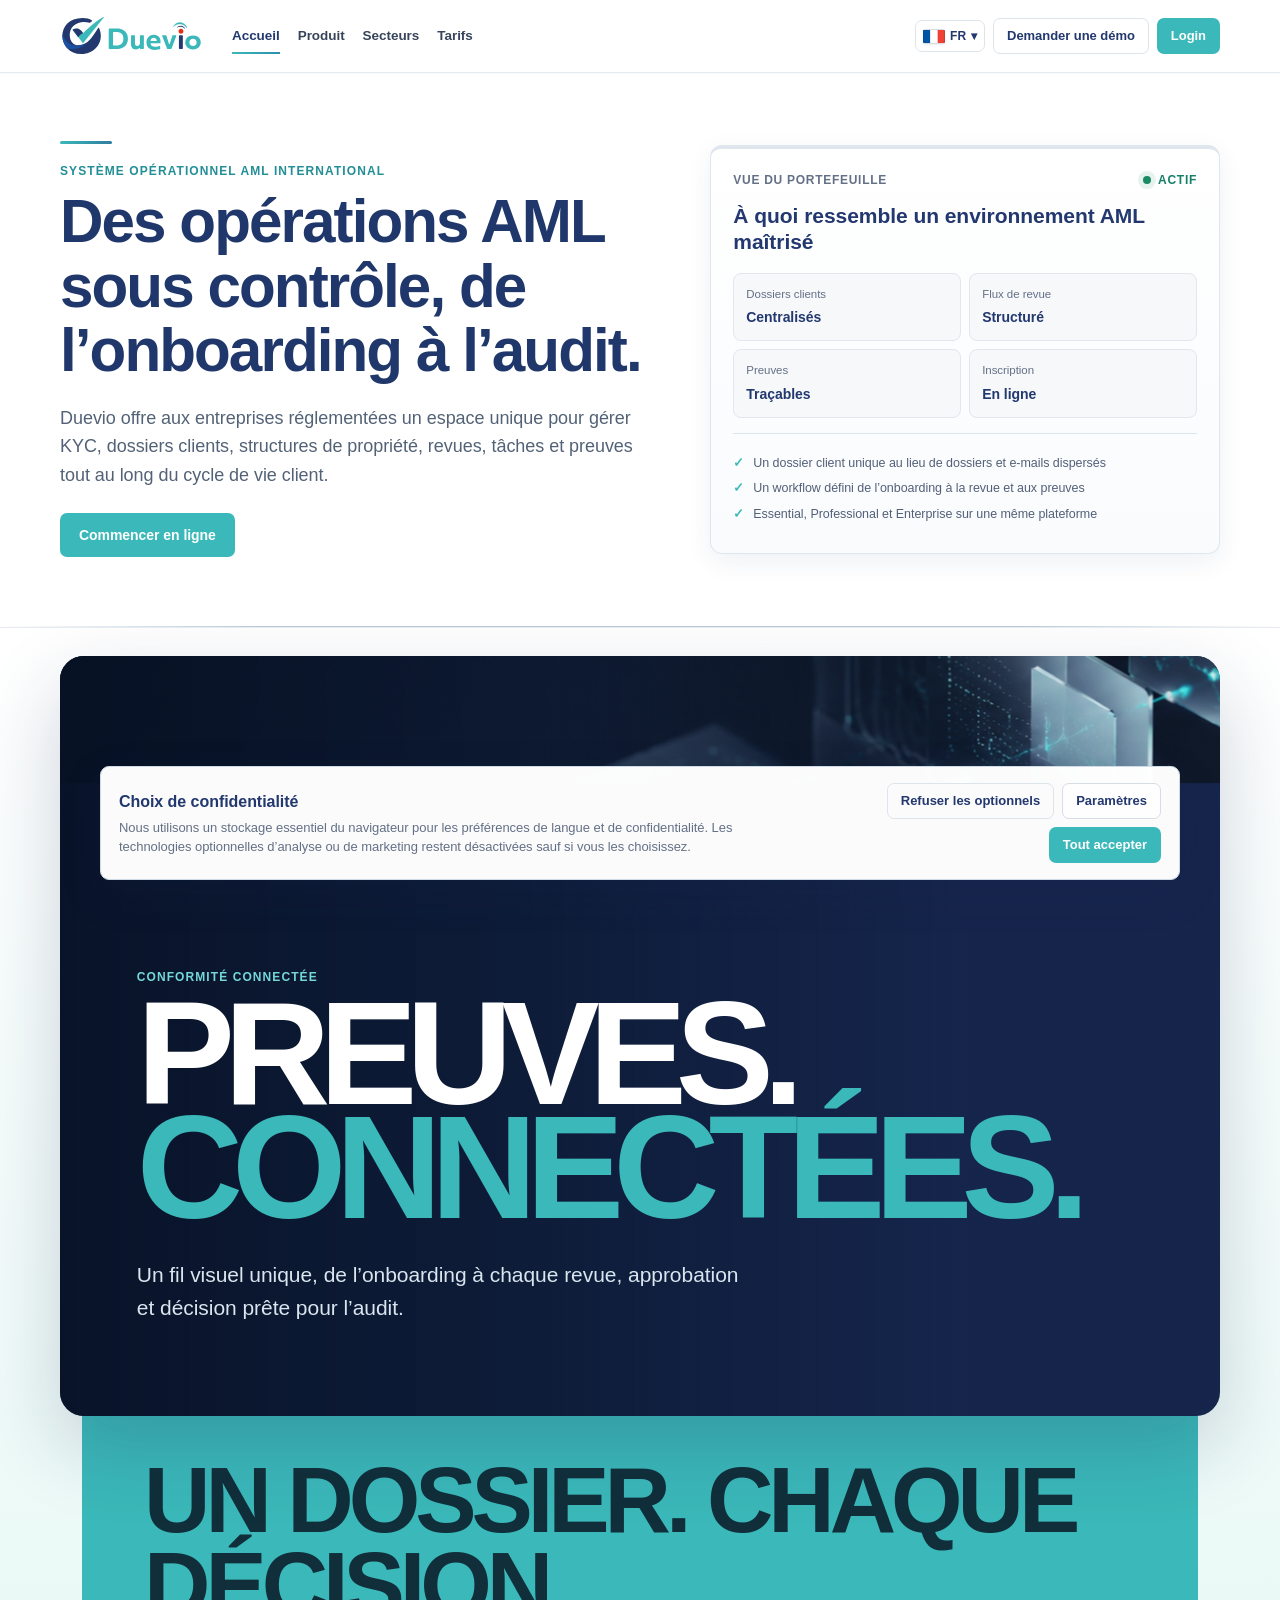
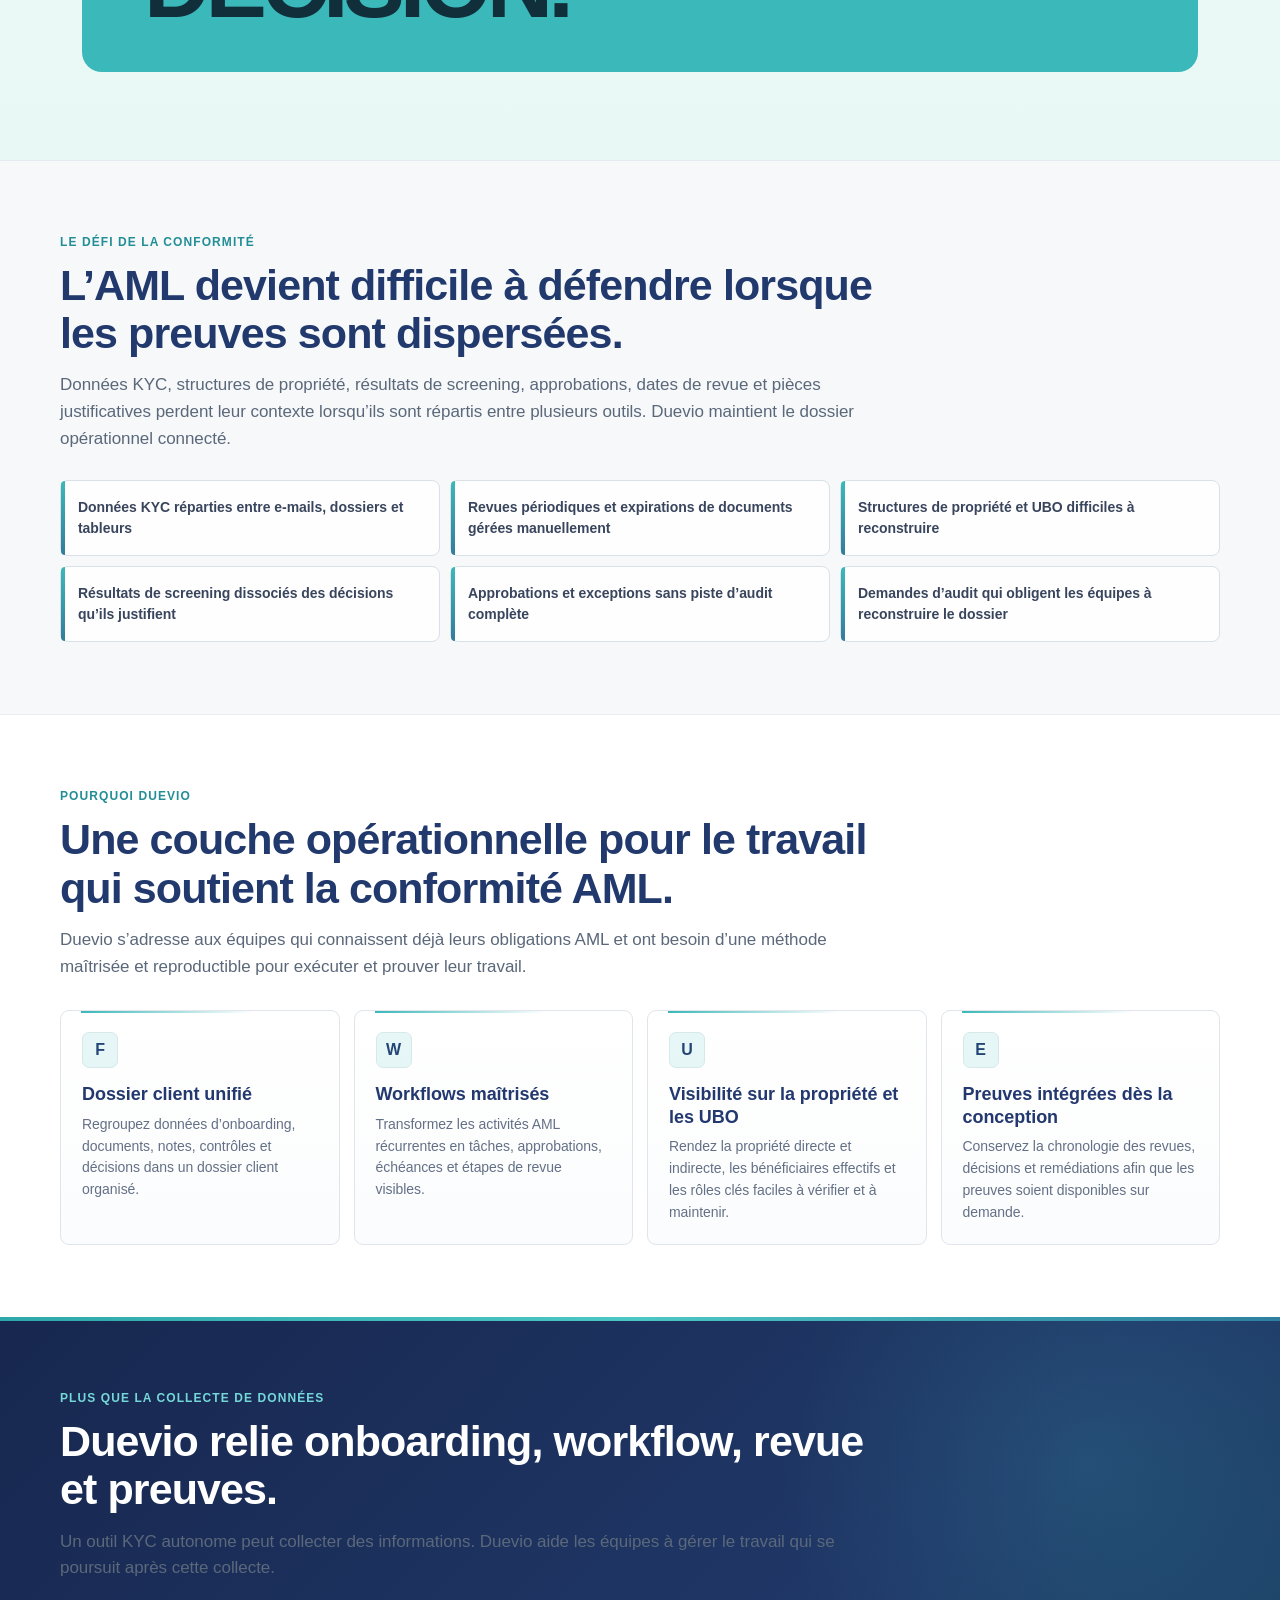
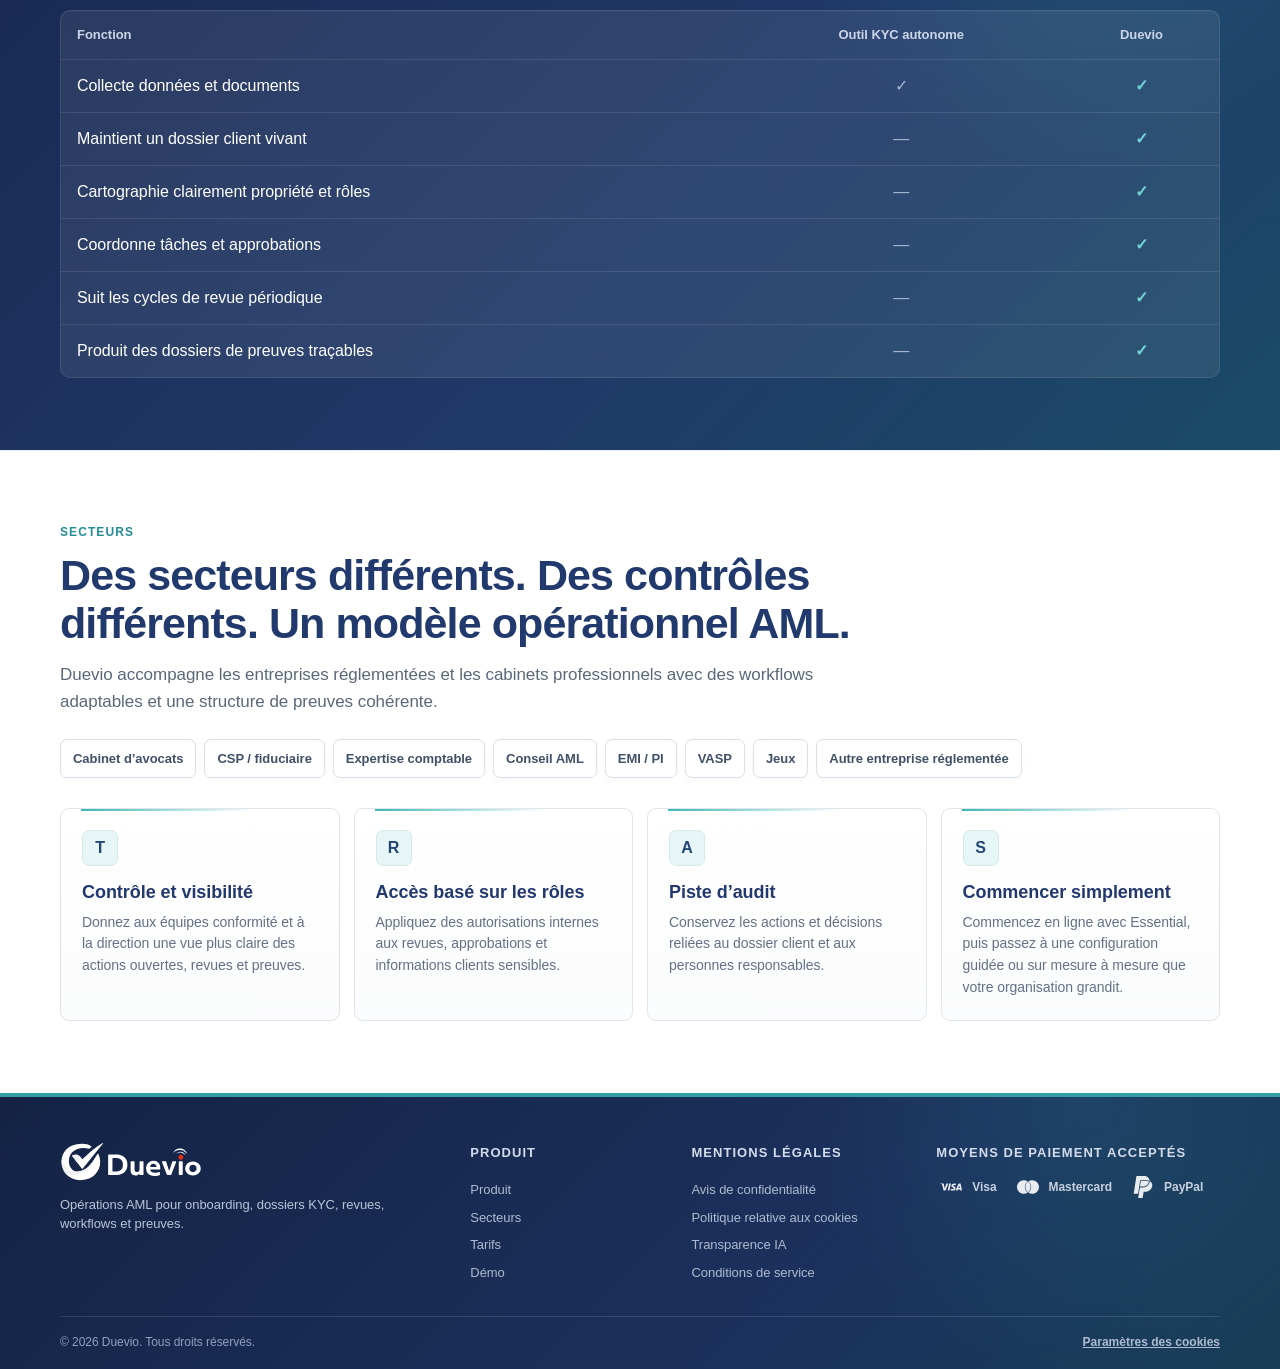
<file: fr/index.html>
<!DOCTYPE html>

<html data-lang="fr" data-root="../" lang="fr">
<head>
<meta charset="utf-8"/>
<meta content="width=device-width, initial-scale=1" name="viewport"/>
<title>Duevio | Opérations AML de l’onboarding à l’audit</title>
<meta content="Gérez KYC, dossiers clients, propriété, revues, workflows et preuves d’audit dans un espace AML maîtrisé." name="description"/>
<meta content="index,follow,max-image-preview:large" name="robots"/>
<meta content="#22386f" name="theme-color"/>
<meta content="website" property="og:type"/>
<meta content="Duevio | Opérations AML de l’onboarding à l’audit" property="og:title"/>
<meta content="Gérez KYC, dossiers clients, propriété, revues, workflows et preuves d’audit dans un espace AML maîtrisé." property="og:description"/>
<meta content="../assets/img/brand-DUEVIO-01.svg" property="og:image"/>
<meta content="Duevio" property="og:site_name"/>
<meta content="summary_large_image" name="twitter:card"/>
<link href="https://test.duevio.com/fr/" rel="canonical"/>
<link href="https://test.duevio.com/" hreflang="en" rel="alternate"/>
<link href="https://test.duevio.com/it/" hreflang="it" rel="alternate"/>
<link href="https://test.duevio.com/de/" hreflang="de" rel="alternate"/>
<link href="https://test.duevio.com/es/" hreflang="es" rel="alternate"/>
<link href="https://test.duevio.com/fr/" hreflang="fr" rel="alternate"/>
<link href="https://test.duevio.com/ru/" hreflang="ru" rel="alternate"/>
<link href="https://test.duevio.com/" hreflang="x-default" rel="alternate"/>
<link href="../assets/img/brand-DUEVIO-01.svg" rel="icon" type="image/svg+xml"/>
<link href="../assets/css/styles.css" rel="stylesheet"/>
  <link rel="stylesheet" href="../assets/css/test-alignment.css">
<script defer="" src="../assets/js/app.js"></script>
</head>
<body>
<a class="skip-link" data-i18n="access.skip" href="#main">Aller au contenu</a>
<header class="site-header">
<div class="container header-inner">
<a aria-label="Duevio home" class="brand" href="#home">
<img alt="Duevio" src="../assets/img/brand-DUEVIO-01.svg"/>
</a>
<nav aria-label="Primary navigation" class="desktop-nav">
<a data-i18n="nav.home" data-route="home" href="#home">Accueil</a>
<a data-i18n="nav.product" data-route="product" href="#product">Produit</a>
<a data-i18n="nav.industries" data-route="industries" href="#industries">Secteurs</a>
<a data-i18n="nav.plans" data-route="pricing" href="#pricing">Tarifs</a>
<!-- <a data-i18n="nav.signup" data-route="signup" href="#signup">Inscription</a> -->
<!-- <a data-i18n="nav.demo" data-route="demo" href="#demo">Démo</a> -->
</nav>
<div class="header-actions">
<div class="language-switcher">
<button aria-expanded="false" aria-haspopup="true" class="language-button" id="languageButton" type="button">
<span class="language-code">EN</span><span aria-hidden="true">▾</span>
</button>
<div class="language-menu" hidden="" id="languageMenu" role="menu">
<a data-lang-link="en" href="../" role="menuitem">English</a>
<a data-lang-link="it" href="../it/" role="menuitem">Italiano</a>
<a data-lang-link="de" href="../de/" role="menuitem">Deutsch</a>
<a data-lang-link="es" href="../es/" role="menuitem">Español</a>
<a data-lang-link="fr" href="../fr/" role="menuitem">Français</a>
<a data-lang-link="ru" href="../ru/" role="menuitem">Русский</a>
</div>
</div>
<a class="button button-ghost compact desktop-cta" data-i18n="cta.bookDemo" href="#demo">Demander une démo</a>
<a class="button button-primary compact desktop-cta" href="https://suite.duevio.com/" target="_blank" rel="noopener noreferrer">Login</a>
<button aria-controls="mobileNav" aria-expanded="false" aria-label="Open menu" class="mobile-menu-button" type="button">☰</button>
</div>
</div>
<nav aria-label="Mobile navigation" class="mobile-nav" hidden="" id="mobileNav">
<a data-i18n="nav.home" href="#home">Accueil</a>
<a data-i18n="nav.product" href="#product">Produit</a>
<a data-i18n="nav.industries" href="#industries">Secteurs</a>
<a data-i18n="nav.plans" href="#pricing">Tarifs</a>
<!-- <a data-i18n="nav.signup" href="#signup">Inscription</a> -->
<!-- <a data-i18n="nav.demo" href="#demo">Démo</a> -->
</nav>
</header>
<main id="main">
<section aria-labelledby="home-title" class="page active" data-page="home">
<div class="hero hero-home">
<div class="container hero-grid">
<div class="hero-copy">
<p class="eyebrow" data-i18n="home.eyebrow">Système opérationnel AML international</p>
<h1 data-i18n="home.title" id="home-title">Des opérations AML sous contrôle, de l’onboarding à l’audit.</h1>
<p class="lead" data-i18n="home.lead">Duevio offre aux entreprises réglementées un espace unique pour gérer KYC, dossiers clients, structures de propriété, revues, tâches et preuves tout au long du cycle de vie client.</p>
<div class="button-row">
<a class="button button-primary" data-i18n="cta.startOnline" href="#pricing">Commencer en ligne</a>

</div>
</div>
<div aria-label="Portfolio overview" class="overview-card">
<div class="overview-head">
<span data-i18n="home.overviewLabel">Vue du portefeuille</span>
<span class="status-dot"><span></span><span data-i18n="home.live">Actif</span></span>
</div>
<h2 data-i18n="home.overviewTitle">À quoi ressemble un environnement AML maîtrisé</h2>
<div class="metric-grid">
<div><span data-i18n="home.metric1Label">Dossiers clients</span><strong data-i18n="home.metric1Value">Centralisés</strong></div>
<div><span data-i18n="home.metric2Label">Flux de revue</span><strong data-i18n="home.metric2Value">Structuré</strong></div>
<div><span data-i18n="home.metric3Label">Preuves</span><strong data-i18n="home.metric3Value">Traçables</strong></div>
<div><span data-i18n="home.metric4Label">Inscription</span><strong data-i18n="home.metric4Value">En ligne</strong></div>
</div>
<div class="highlight-list">
<p><span>✓</span><span data-i18n="home.highlight1">Un dossier client unique au lieu de dossiers et e-mails dispersés</span></p>
<p><span>✓</span><span data-i18n="home.highlight2">Un workflow défini de l’onboarding à la revue et aux preuves</span></p>
<p><span>✓</span><span data-i18n="home.highlight3">Essential, Professional et Enterprise sur une même plateforme</span></p>
</div>
</div>
</div>
</div>
<section class="home-visual-section" aria-labelledby="home-visual-title">
  <div class="container home-visual-shell">
    <div class="home-visual-media" data-parallax-scene>
      <img src="../assets/img/duevio-connected-evidence.png" alt="" loading="lazy" data-parallax-media>
      <div class="home-visual-shade" aria-hidden="true"></div>
      <div class="home-visual-copy">
        <p class="eyebrow light" data-i18n="home.visualEyebrow">Conformité connectée</p>
        <h2 id="home-visual-title"><span data-i18n="home.visualLine1">Preuves.</span><span data-i18n="home.visualLine2">Connectées.</span></h2>
        <p data-i18n="home.visualLead">Un fil visuel unique, de l’onboarding à chaque revue, approbation et décision prête pour l’audit.</p>
      </div>
    </div>
    <div class="home-green-statement"><p data-i18n="home.visualStatement">Un dossier. Chaque décision.</p></div>
  </div>
</section>

<section class="section section-light">
<div class="container">
<p class="eyebrow" data-i18n="home.challengeEyebrow">Le défi de la conformité</p>
<h2 data-i18n="home.challengeTitle">L’AML devient difficile à défendre lorsque les preuves sont dispersées.</h2>
<p class="section-lead" data-i18n="home.challengeLead">Données KYC, structures de propriété, résultats de screening, approbations, dates de revue et pièces justificatives perdent leur contexte lorsqu’ils sont répartis entre plusieurs outils. Duevio maintient le dossier opérationnel connecté.</p>
<div class="problem-grid">
<div data-i18n="home.problem1">Données KYC réparties entre e-mails, dossiers et tableurs</div>
<div data-i18n="home.problem2">Revues périodiques et expirations de documents gérées manuellement</div>
<div data-i18n="home.problem3">Structures de propriété et UBO difficiles à reconstruire</div>
<div data-i18n="home.problem4">Résultats de screening dissociés des décisions qu’ils justifient</div>
<div data-i18n="home.problem5">Approbations et exceptions sans piste d’audit complète</div>
<div data-i18n="home.problem6">Demandes d’audit qui obligent les équipes à reconstruire le dossier</div>
</div>
</div>
</section>
<section class="section">
<div class="container">
<p class="eyebrow" data-i18n="home.whyEyebrow">Pourquoi Duevio</p>
<h2 data-i18n="home.whyTitle">Une couche opérationnelle pour le travail qui soutient la conformité AML.</h2>
<p class="section-lead" data-i18n="home.whyLead">Duevio s’adresse aux équipes qui connaissent déjà leurs obligations AML et ont besoin d’une méthode maîtrisée et reproductible pour exécuter et prouver leur travail.</p>
<div class="feature-grid four">
<article class="feature-card"><span class="feature-icon">F</span><h3 data-i18n="home.feature1Title">Dossier client unifié</h3><p data-i18n="home.feature1Text">Regroupez données d’onboarding, documents, notes, contrôles et décisions dans un dossier client organisé.</p></article>
<article class="feature-card"><span class="feature-icon">W</span><h3 data-i18n="home.feature2Title">Workflows maîtrisés</h3><p data-i18n="home.feature2Text">Transformez les activités AML récurrentes en tâches, approbations, échéances et étapes de revue visibles.</p></article>
<article class="feature-card"><span class="feature-icon">U</span><h3 data-i18n="home.feature3Title">Visibilité sur la propriété et les UBO</h3><p data-i18n="home.feature3Text">Rendez la propriété directe et indirecte, les bénéficiaires effectifs et les rôles clés faciles à vérifier et à maintenir.</p></article>
<article class="feature-card"><span class="feature-icon">E</span><h3 data-i18n="home.feature4Title">Preuves intégrées dès la conception</h3><p data-i18n="home.feature4Text">Conservez la chronologie des revues, décisions et remédiations afin que les preuves soient disponibles sur demande.</p></article>
</div>
</div>
</section>
<section class="section section-navy">
<div class="container">
<p class="eyebrow light" data-i18n="home.compareEyebrow">Plus que la collecte de données</p>
<h2 class="light" data-i18n="home.compareTitle">Duevio relie onboarding, workflow, revue et preuves.</h2>
<p class="section-lead light-muted" data-i18n="home.compareLead">Un outil KYC autonome peut collecter des informations. Duevio aide les équipes à gérer le travail qui se poursuit après cette collecte.</p>
<div class="comparison-wrap">
<table class="comparison-table">
<thead><tr><th data-i18n="home.tableCapability">Fonction</th><th data-i18n="home.tableKyc">Outil KYC autonome</th><th>Duevio</th></tr></thead>
<tbody>
<tr><td data-i18n="home.row1">Collecte données et documents</td><td>✓</td><td>✓</td></tr>
<tr><td data-i18n="home.row2">Maintient un dossier client vivant</td><td>—</td><td>✓</td></tr>
<tr><td data-i18n="home.row3">Cartographie clairement propriété et rôles</td><td>—</td><td>✓</td></tr>
<tr><td data-i18n="home.row4">Coordonne tâches et approbations</td><td>—</td><td>✓</td></tr>
<tr><td data-i18n="home.row5">Suit les cycles de revue périodique</td><td>—</td><td>✓</td></tr>
<tr><td data-i18n="home.row6">Produit des dossiers de preuves traçables</td><td>—</td><td>✓</td></tr>
</tbody>
</table>
</div>
</div>
</section>
<section class="section">
<div class="container">
<p class="eyebrow" data-i18n="home.industriesEyebrow">Secteurs</p>
<h2 data-i18n="home.industriesTitle">Des secteurs différents. Des contrôles différents. Un modèle opérationnel AML.</h2>
<p class="section-lead" data-i18n="home.industriesLead">Duevio accompagne les entreprises réglementées et les cabinets professionnels avec des workflows adaptables et une structure de preuves cohérente.</p>
<div class="pill-grid">
<span data-i18n="sector.law">Cabinet d’avocats</span><span data-i18n="sector.csp">CSP / fiduciaire</span><span data-i18n="sector.accountants">Expertise comptable</span><span data-i18n="sector.consultants">Conseil AML</span><span data-i18n="sector.emi">EMI / PI</span><span data-i18n="sector.vasp">VASP</span><span data-i18n="sector.gaming">Jeux</span><span data-i18n="sector.other">Autre entreprise réglementée</span>
</div>
<div class="feature-grid four trust-grid">
<article class="feature-card"><span class="feature-icon">T</span><h3 data-i18n="home.trust1Title">Contrôle et visibilité</h3><p data-i18n="home.trust1Text">Donnez aux équipes conformité et à la direction une vue plus claire des actions ouvertes, revues et preuves.</p></article>
<article class="feature-card"><span class="feature-icon">R</span><h3 data-i18n="home.trust2Title">Accès basé sur les rôles</h3><p data-i18n="home.trust2Text">Appliquez des autorisations internes aux revues, approbations et informations clients sensibles.</p></article>
<article class="feature-card"><span class="feature-icon">A</span><h3 data-i18n="home.trust3Title">Piste d’audit</h3><p data-i18n="home.trust3Text">Conservez les actions et décisions reliées au dossier client et aux personnes responsables.</p></article>
<article class="feature-card"><span class="feature-icon">S</span><h3 data-i18n="home.trust4Title">Commencer simplement</h3><p data-i18n="home.trust4Text">Commencez en ligne avec Essential, puis passez à une configuration guidée ou sur mesure à mesure que votre organisation grandit.</p></article>
</div>
</div>
</section>
</section>
<section aria-labelledby="product-title" class="page" data-page="product" hidden="">
<div class="hero subhero"><div class="container hero-grid"><div class="hero-copy"><p class="eyebrow" data-i18n="product.eyebrow">Produit</p><h1 data-i18n="product.title" id="product-title">Un espace AML structuré pour l’onboarding, le suivi et les preuves.</h1><p class="lead" data-i18n="product.lead">Gérez l’aspect opérationnel de la conformité AML dans un même environnement, de la première collecte client aux revues périodiques, à la remédiation et à la production de preuves.</p><div class="button-row"><a class="button button-primary" data-i18n="cta.startOnline" href="#pricing">Commencer en ligne</a></div></div><div class="overview-card"><div class="overview-head"><span data-i18n="product.overviewLabel">Vue du produit</span><span class="status-dot"><span></span><span data-i18n="product.modular">Modulaire</span></span></div><h2 data-i18n="product.overviewTitle">Conçu pour exécuter les opérations AML, pas seulement collecter des données</h2><div class="metric-grid"><div><span data-i18n="product.metric1Label">Modules</span><strong>8+</strong></div><div><span data-i18n="product.metric2Label">Workflows</span><strong data-i18n="product.metric2Value">Structurés</strong></div><div><span data-i18n="product.metric3Label">Preuves</span><strong data-i18n="product.metric3Value">Exportables</strong></div><div><span data-i18n="product.metric4Label">Évolutivité</span><strong data-i18n="product.metric4Value">Intégrée</strong></div></div><div class="highlight-list"><p><span>✓</span><span data-i18n="product.highlight1">Onboarding guidé, contrôle documentaire et visibilité sur la propriété</span></p><p><span>✓</span><span data-i18n="product.highlight2">Tâches, approbations, cycles de revue et suivi de la remédiation</span></p><p><span>✓</span><span data-i18n="product.highlight3">Des preuves qui restent reliées au dossier client</span></p></div></div></div></div>
<section class="section"><div class="container"><p class="eyebrow" data-i18n="product.modulesEyebrow">Modules principaux</p><h2 data-i18n="product.modulesTitle">Les modules AML essentiels pour tout le cycle de vie client.</h2><p class="section-lead" data-i18n="product.modulesLead">Configurez le modèle opérationnel autour de vos clients, de votre approche du risque et de vos responsabilités internes.</p><div class="feature-grid three module-grid">
<article class="module-card"><span>1</span><h3 data-i18n="product.m1Title">Onboarding guidé</h3><p data-i18n="product.m1Text">Créez des parcours de collecte adaptatifs pour les particuliers, les entreprises et les structures complexes.</p><ul><li data-i18n="product.m1a">Parcours configurables</li><li data-i18n="product.m1b">Collecte structurée</li><li data-i18n="product.m1c">Collecte initiale plus propre</li></ul></article>
<article class="module-card"><span>2</span><h3 data-i18n="product.m2Title">Cartographie de la propriété et des rôles</h3><p data-i18n="product.m2Text">Intégrez arbres de propriété, bénéficiaires effectifs et rôles clés au dossier client vivant.</p><ul><li data-i18n="product.m2a">Propriété directe et indirecte</li><li data-i18n="product.m2b">Visibilité des rôles</li><li data-i18n="product.m2c">Support de confirmation client</li></ul></article>
<article class="module-card"><span>3</span><h3 data-i18n="product.m3Title">Questionnaires dynamiques</h3><p data-i18n="product.m3Text">Utilisez des formulaires qui s’adaptent au type de client, à sa structure et aux informations déjà collectées.</p><ul><li data-i18n="product.m3a">Formulaires configurables</li><li data-i18n="product.m3b">Données préremplies</li><li data-i18n="product.m3c">Moins de doublons</li></ul></article>
<article class="module-card"><span>4</span><h3 data-i18n="product.m4Title">Contrôle documentaire</h3><p data-i18n="product.m4Text">Traitez les documents comme des preuves de conformité avec statut, validité et contexte.</p><ul><li data-i18n="product.m4a">Suivi des expirations</li><li data-i18n="product.m4b">Suivi des versions</li><li data-i18n="product.m4c">Orienté preuves</li></ul></article>
<article class="module-card"><span>5</span><h3 data-i18n="product.m5Title">Revues et rappels</h3><p data-i18n="product.m5Text">Suivez échéances, documents expirants, actions ouvertes et remédiations avant qu’ils ne deviennent des lacunes.</p><ul><li data-i18n="product.m5a">Revues périodiques</li><li data-i18n="product.m5b">Support d’escalade</li><li data-i18n="product.m5c">Visibilité des éléments ouverts</li></ul></article>
<article class="module-card"><span>6</span><h3 data-i18n="product.m6Title">Exports de preuves</h3><p data-i18n="product.m6Text">Produisez des éléments organisés pour audits, inspections, revues de partenaires et contrôle interne.</p><ul><li data-i18n="product.m6a">Dossiers de preuves</li><li data-i18n="product.m6b">Chronologie client</li><li data-i18n="product.m6c">Accès plus rapide</li></ul></article>
</div></div></section>
<section class="section section-light"><div class="container"><p class="eyebrow" data-i18n="product.howEyebrow">Fonctionnement</p><h2 data-i18n="product.howTitle">Pilotez le processus AML de l’onboarding jusqu’aux preuves.</h2><p class="section-lead" data-i18n="product.howLead">Gardez le dossier client, les tâches et les décisions reliés à mesure que la relation évolue.</p><div class="steps-grid"><article><span>1</span><p data-i18n="product.step1">Collectez données et documents d’onboarding via un processus guidé.</p></article><article><span>2</span><p data-i18n="product.step2">Construisez le dossier vivant avec propriété, rôles, contrôles, notes et décisions.</p></article><article><span>3</span><p data-i18n="product.step3">Suivez tâches, approbations, revues, exceptions et remédiations depuis un tableau de bord unique.</p></article><article><span>4</span><p data-i18n="product.step4">Retrouvez rapidement les preuves lorsqu’un audit, une inspection ou une demande de partenaire arrive.</p></article></div></div></section>
<section class="section"><div class="container"><p class="eyebrow" data-i18n="product.integrationsEyebrow">Intégrations et préparation</p><h2 data-i18n="product.integrationsTitle">Connectez Duevio aux sources de données et systèmes déjà utilisés par votre équipe.</h2><p class="section-lead" data-i18n="product.integrationsLead">Duevio peut être au centre d’un environnement opérationnel AML tandis que des prestataires spécialisés continuent d’assurer les services d’identité, de screening et de données.</p><div class="integration-grid"><span data-i18n="product.int1">Prestataires de vérification d’identité</span><span data-i18n="product.int2">Prestataires de screening et de listes de surveillance</span><span data-i18n="product.int3">Registres publics et sources d’entreprise</span><span data-i18n="product.int4">Référentiels documentaires</span><span data-i18n="product.int5">Systèmes CRM, core et onboarding</span><span data-i18n="product.int6">Couche de connexion API et entreprise</span></div></div></section>
</section>
<section aria-labelledby="industries-title" class="page" data-page="industries" hidden="">
<div class="hero subhero"><div class="container hero-grid"><div class="hero-copy"><p class="eyebrow" data-i18n="industries.eyebrow">Secteurs</p><h1 data-i18n="industries.title" id="industries-title">Des secteurs différents. Des contrôles différents. Une façon plus claire de gérer l’AML.</h1><p class="lead" data-i18n="industries.lead">Duevio est conçu pour les entreprises réglementées et cabinets professionnels qui ont besoin d’un onboarding maîtrisé, de dossiers KYC vivants, de revues récurrentes et de preuves faciles à retrouver.</p><div class="button-row"><a class="button button-primary" data-i18n="cta.startOnline" href="#pricing">Commencer en ligne</a></div></div><div class="overview-card"><div class="overview-head"><span data-i18n="industries.fit">Adéquation sectorielle</span><span class="status-dot"><span></span><span data-i18n="industries.international">International</span></span></div><h2 data-i18n="industries.overviewTitle">Conçu pour les opérateurs réglementés et les cabinets professionnels</h2><div class="metric-grid"><div><span data-i18n="industries.metric1Label">Secteurs</span><strong data-i18n="industries.metric1Value">Multiples</strong></div><div><span data-i18n="industries.metric2Label">Positionnement</span><strong data-i18n="industries.metric2Value">Flexible</strong></div><div><span data-i18n="industries.metric3Label">Juridictions</span><strong data-i18n="industries.metric3Value">Adaptable</strong></div><div><span data-i18n="industries.metric4Label">Point d’entrée</span><strong data-i18n="industries.metric4Value">En ligne</strong></div></div></div></div></div>
<section class="section"><div class="container"><div class="feature-grid three sector-grid">
<article class="sector-card"><span>L</span><h3 data-i18n="industries.s1Title">Cabinets d’avocats et professions réglementées</h3><p data-i18n="industries.s1Text">Gérez onboarding, documents KYC, informations de propriété et preuves de conformité à travers dossiers et relations.</p><ul><li data-i18n="industries.s1a">Onboarding plus propre</li><li data-i18n="industries.s1b">Organisation documentaire</li><li data-i18n="industries.s1c">Décisions traçables</li></ul></article>
<article class="sector-card"><span>C</span><h3 data-i18n="industries.s2Title">CSP et fiduciaires</h3><p data-i18n="industries.s2Text">Maintenez dossiers sociétés, structures de bénéficiaires effectifs, revues récurrentes et preuves AML sur l’ensemble d’un portefeuille.</p><ul><li data-i18n="industries.s2a">Onboarding entreprise</li><li data-i18n="industries.s2b">Cartographie UBO</li><li data-i18n="industries.s2c">Contrôle des revues récurrentes</li></ul></article>
<article class="sector-card"><span>E</span><h3 data-i18n="industries.s3Title">EMI, PI et opérateurs réglementés</h3><p data-i18n="industries.s3Text">Coordonnez onboarding maîtrisé, approbations internes, cycles de revue et preuves dans des environnements supervisés.</p><ul><li data-i18n="industries.s3a">Support à la gouvernance</li><li data-i18n="industries.s3b">Workflow évolutif</li><li data-i18n="industries.s3c">Production de preuves</li></ul></article>
<article class="sector-card"><span>A</span><h3 data-i18n="industries.s4Title">Prestataires AML et MLRO externes</h3><p data-i18n="industries.s4Text">Gérez plusieurs portefeuilles clients, actions ouvertes, revues et demandes de preuves dans un espace contrôlé.</p><ul><li data-i18n="industries.s4a">Gestion multi-clients</li><li data-i18n="industries.s4b">Accès séparé</li><li data-i18n="industries.s4c">Supervision du portefeuille</li></ul></article>
<article class="sector-card"><span>I</span><h3 data-i18n="industries.s5Title">Entreprises internationales</h3><p data-i18n="industries.s5Text">Adaptez les workflows aux différentes entités, juridictions et modèles opérationnels internes sans fragmenter les preuves.</p><ul><li data-i18n="industries.s5a">Support multi-juridictions</li><li data-i18n="industries.s5b">Modèle de contrôle cohérent</li><li data-i18n="industries.s5c">Interface multilingue</li></ul></article>
<article class="sector-card"><span>S</span><h3 data-i18n="industries.s6Title">Petites entreprises réglementées</h3><p data-i18n="industries.s6Text">Commencez avec un espace AML en ligne puis passez à une mise en œuvre guidée ou sur mesure selon l’évolution des besoins.</p><ul><li data-i18n="industries.s6a">Point d’entrée simple</li><li data-i18n="industries.s6b">Inscription en ligne</li><li data-i18n="industries.s6c">Parcours d’évolution</li></ul></article>
</div></div></section>
</section>
<section aria-labelledby="pricing-title" class="page" data-page="pricing" hidden="">
<div class="hero subhero"><div class="container hero-grid"><div class="hero-copy"><p class="eyebrow" data-i18n="plans.eyebrow">Tarifs</p><h1 data-i18n="plans.title" id="pricing-title">Cessez de gérer le travail AML entre fichiers et rappels déconnectés.</h1><p class="lead" data-i18n="plans.lead">Commencez en ligne avec Duevio Essential, choisissez une configuration Professional guidée ou concevez un déploiement Enterprise sur mesure pour les opérations complexes.</p><!-- <div class="button-row"><a class="button button-primary" data-i18n="cta.startNow" href="#signup">Commencer maintenant</a><a class="button button-secondary" data-i18n="cta.bookDemo" href="#demo">Demander une démo</a></div> --></div><!-- <div class="overview-card"><div class="overview-head"><span data-i18n="plans.structure">Structure tarifaire</span><span class="status-dot"><span></span><span data-i18n="plans.choice">Flexible</span></span></div><h2 data-i18n="plans.overviewTitle">Choisissez comment commencer</h2><div class="metric-grid"><div><span>Essential</span><strong data-i18n="plans.online">En ligne</strong></div><div><span>Professional</span><strong data-i18n="plans.guided">Guidé</strong></div><div><span>Enterprise</span><strong data-i18n="plans.tailored">Sur mesure</strong></div><div><span data-i18n="plans.activation">Activation</span><strong data-i18n="plans.immediate">Immédiate*</strong></div></div><p class="micro" data-i18n="plans.activationNote">*Essential en libre-service après création du compte et paiement. Professional et Enterprise suivent le parcours de mise en œuvre convenu.</p></div> --></div></div>
<section class="section"><div class="container"><div class="pricing-grid">
<article class="price-card featured"><div class="price-tag" data-i18n="plans.startNow">Commencer en ligne</div><h2>Essential</h2><p class="price"><strong>9,99 €</strong><span class="price-meta"><span><b aria-hidden="true">/</b> <span data-i18n="plans.perMonth">par mois</span></span><small data-i18n="plans.billedAnnually">(facturation annuelle)</small></span></p><p data-i18n="plans.essentialText">Organisez onboarding, dossiers clients, revues et preuves dans un espace unique. Un utilisateur est inclus et vous pouvez évoluer lorsque votre organisation en a besoin.</p><ul><li data-i18n="plans.e1">Espace AML en ligne</li><li data-i18n="plans.e2">1 utilisateur inclus</li><li data-i18n="plans.e3">Option à l’usage disponible</li><li data-i18n="plans.e4">Création de compte en libre-service</li><li data-i18n="plans.e5">Parcours d’évolution</li></ul><a class="button button-primary block" data-i18n="cta.startNow" href="https://signup.duevio.com/signup.aspx" target="_blank" rel="noopener noreferrer">Commencer maintenant</a></article>
<article class="price-card"><div class="price-tag" data-i18n="plans.growing">Pour les équipes en croissance</div><h2>Professional</h2><p class="price"><strong>49,99 €</strong><span class="price-meta"><span><b aria-hidden="true">/</b> <span data-i18n="plans.perMonth">par mois</span></span><small data-i18n="plans.billedAnnually">(facturation annuelle)</small></span></p><p class="price-description" data-i18n="plans.professionalText">Donnez à votre équipe des workflows AML structurés, une visibilité sur les tâches, des approbations et le contrôle des revues récurrentes avec une configuration guidée.</p><ul><li data-i18n="plans.p1">Configuration multi-utilisateurs</li><li data-i18n="plans.p2">Onboarding guidé</li><li data-i18n="plans.p3">Workflows de contrôle interne</li><li data-i18n="plans.p4">Support de configuration et onboarding</li><li data-i18n="plans.p5">Suivi commercial</li></ul><a class="button button-primary block" data-i18n="cta.startNow" href="https://signup.duevio.com/signup.aspx" target="_blank" rel="noopener noreferrer">Commencer maintenant</a></article>
<article class="price-card"><div class="price-tag" data-i18n="plans.complex">Pour les opérateurs complexes</div><h2>Enterprise</h2><p class="price-description" data-i18n="plans.enterpriseText">Construisez un modèle opérationnel sur mesure pour des environnements réglementés complexes, des structures de gouvernance et des besoins d’intégration.</p><ul><li data-i18n="plans.x1">Workflows sur mesure</li><li data-i18n="plans.x2">Support aux déploiements complexes</li><li data-i18n="plans.x3">Mise en œuvre personnalisée</li><li data-i18n="plans.x4">Planification des intégrations</li><li data-i18n="plans.x5">Conseil Enterprise</li></ul><a class="button button-secondary block" data-i18n="plans.discussEnterprise" href="#enterprise">Parler d’Enterprise</a></article>
</div><div class="payment-strip"><span data-i18n="payment.accepted">Moyens de paiement acceptés</span><div class="payment-logos"><figure><img alt="Visa" class="visa" src="../assets/img/visa.svg"/><figcaption>Visa</figcaption></figure><figure><img alt="Mastercard" class="mastercard" src="../assets/img/mastercard.svg"/><figcaption>Mastercard</figcaption></figure><figure><img alt="PayPal" class="paypal" src="../assets/img/paypal.svg"/><figcaption>PayPal</figcaption></figure></div><p data-i18n="payment.secure">Les données de carte et PayPal sont traitées par le prestataire de paiement et ne sont pas stockées sur ce site marketing.</p></div></div></section>
</section>
<section aria-labelledby="signup-title" class="page" data-page="signup" hidden="">
<div class="hero subhero"><div class="container hero-grid"><div class="hero-copy"><p class="eyebrow" data-i18n="signup.eyebrow">Inscription</p><h1 data-i18n="signup.title" id="signup-title">Choisissez le parcours Duevio adapté à votre organisation.</h1><p class="lead" data-i18n="signup.lead">Essential est en libre-service. Créez votre compte, effectuez le paiement et ouvrez votre espace. Professional et Enterprise commencent par un échange commercial et de mise en œuvre guidé.</p><div class="button-row"><a class="button button-primary" data-i18n="cta.startOnline" href="#pricing">Commencer en ligne</a><a class="button button-secondary" data-i18n="cta.bookDemo" href="#demo">Demander une démo</a></div></div><div class="overview-card"><div class="overview-head"><span data-i18n="signup.onlineSignup">Inscription en ligne</span><span class="status-dot"><span></span><span data-i18n="signup.selfService">Libre-service</span></span></div><h2 data-i18n="signup.overviewTitle">Créez votre compte Duevio et commencez en ligne</h2><div class="metric-grid"><div><span>Essential</span><strong data-i18n="signup.essentialPriceYear">120 € / an</strong></div><div><span data-i18n="signup.users">Utilisateurs</span><strong data-i18n="signup.oneIncluded">1 inclus</strong></div><div><span>Professional</span><strong data-i18n="plans.guided">Guidé</strong></div><div><span>Enterprise</span><strong data-i18n="signup.consultation">Consultation</strong></div></div></div></div></div>
<section class="section"><div class="container"><div class="signup-layout"><div class="signup-main"><p class="eyebrow" data-i18n="signup.choosePlan">Choisissez une offre</p><h2 data-i18n="signup.formTitle">Commencez votre inscription Duevio</h2><div aria-label="Choose plan" class="plan-selector" role="radiogroup"><label><input checked="" name="selectedPlan" type="radio" value="Essential"/><span><strong>Essential</strong><small data-i18n="signup.essentialShort">120 € / an · 1 utilisateur</small><em data-i18n="signup.essentialPlanText">Payez en ligne et ouvrez votre espace</em></span></label><label><input name="selectedPlan" type="radio" value="Professional"/><span><strong>Professional</strong><small data-i18n="signup.profShort">Configuration multi-utilisateurs guidée</small><em data-i18n="signup.profPlanText">Demandez configuration et suivi tarifaire</em></span></label><label><input name="selectedPlan" type="radio" value="Enterprise"/><span><strong>Enterprise</strong><small data-i18n="signup.entShort">Mise en œuvre sur mesure</small><em data-i18n="signup.entPlanText">Demandez un parcours commercial personnalisé</em></span></label></div>
<form class="form-card" id="signup-form" novalidate=""><div class="form-grid"><label><span data-i18n="form.org">Nom de l’organisation</span><input autocomplete="organization" data-i18n-placeholder="form.orgPlaceholder" name="organisation" placeholder="Saisissez le nom de l’organisation" required=""/></label><label><span data-i18n="form.name">Nom du contact principal</span><input autocomplete="name" data-i18n-placeholder="form.namePlaceholder" name="name" placeholder="Saisissez le nom complet" required=""/></label><label><span data-i18n="form.email">E-mail professionnel</span><input autocomplete="email" name="email" placeholder="name@company.com" required="" type="email"/></label><label><span data-i18n="form.country">Pays / juridiction</span><select name="country" required=""><option data-i18n="form.select" value="">Sélectionner</option><option data-i18n="country.italy">Italie</option><option data-i18n="country.malta">Malte</option><option data-i18n="country.sanmarino">Saint-Marin</option><option data-i18n="country.germany">Allemagne</option><option data-i18n="country.france">France</option><option data-i18n="country.spain">Espagne</option><option data-i18n="country.other">Autre</option></select></label><label><span data-i18n="form.business">Type d’activité</span><select name="business" required=""><option data-i18n="form.select" value="">Sélectionner</option><option data-i18n="sector.law">Cabinet d’avocats</option><option data-i18n="sector.csp">CSP / fiduciaire</option><option data-i18n="sector.accountants">Expertise comptable</option><option data-i18n="sector.consultants">Conseil AML</option><option data-i18n="sector.emi">EMI / PI</option><option data-i18n="sector.vasp">VASP</option><option data-i18n="sector.gaming">Jeux</option><option data-i18n="sector.other">Autre entreprise réglementée</option></select></label><label><span data-i18n="form.team">Taille prévue de l’équipe</span><select name="team" required=""><option data-i18n="form.select" value="">Sélectionner</option><option>1</option><option>2–5</option><option>6–20</option><option>21–50</option><option>50+</option></select></label><label><span data-i18n="form.password">Créer un mot de passe</span><input autocomplete="new-password" data-i18n-placeholder="form.passwordPlaceholder" minlength="8" name="password" placeholder="8 caractères minimum" required="" type="password"/></label><label><span data-i18n="form.confirmPassword">Confirmer le mot de passe</span><input autocomplete="new-password" data-i18n-placeholder="form.confirmPlaceholder" minlength="8" name="passwordConfirm" placeholder="Répétez le mot de passe" required="" type="password"/></label></div><label class="full"><span data-i18n="form.need">Décrivez brièvement votre besoin</span><textarea name="needs" rows="4"></textarea></label><label class="checkbox"><input name="terms" required="" type="checkbox"/><span><span data-i18n="form.terms1">J’accepte les</span> <a data-i18n="legal.terms" href="#terms">Conditions de service</a> <span data-i18n="form.and">et la</span> <a data-i18n="legal.privacy" href="#privacy">Avis de confidentialité</a>.</span></label><label class="checkbox"><input name="marketing" type="checkbox"/><span data-i18n="form.marketing">Je souhaite recevoir des informations produit et des communications commerciales. Je peux retirer mon consentement à tout moment.</span></label><div class="form-actions"><button class="button button-primary" data-i18n="signup.continuePayment" id="signupSubmit" type="submit">Continuer vers le paiement sécurisé</button><button class="button button-ghost" data-i18n="form.clear" type="reset">Effacer le formulaire</button></div><p aria-live="polite" class="form-status" id="signupStatus" role="status"></p></form></div>
<aside class="signup-side"><div class="summary-card"><h3 data-i18n="signup.summary">Récapitulatif du paiement</h3><dl><div><dt data-i18n="signup.plan">Offre</dt><dd id="summaryPlan">Essential</dd></div><div><dt data-i18n="signup.usersIncluded">Utilisateurs inclus</dt><dd id="summaryUsers">1</dd></div><div><dt data-i18n="signup.amountToday">Montant dû aujourd’hui</dt><dd id="summaryAmount">€120</dd></div></dl><div class="payment-logos small"><figure><img alt="Visa" class="visa" src="../assets/img/visa.svg"/><figcaption>Visa</figcaption></figure><figure><img alt="Mastercard" class="mastercard" src="../assets/img/mastercard.svg"/><figcaption>Mastercard</figcaption></figure><figure><img alt="PayPal" class="paypal" src="../assets/img/paypal.svg"/><figcaption>PayPal</figcaption></figure></div><p class="micro" data-i18n="signup.paymentNote">L’aperçu du dépôt n’envoie aucune donnée de paiement. Le paiement de production doit rediriger vers le prestataire configuré.</p></div><div class="summary-card"><h3 data-i18n="signup.next">Étapes suivantes</h3><ol class="next-list"><li><span>1</span><div><strong data-i18n="signup.next1Title" id="next1Title">Informations du compte</strong><p data-i18n="signup.next1Text" id="next1Text">Complétez les informations sur l’organisation et l’utilisateur.</p></div></li><li><span>2</span><div><strong data-i18n="signup.next2Title" id="next2Title">Paiement sécurisé</strong><p data-i18n="signup.next2Text" id="next2Text">Essential continue vers le prestataire de paiement.</p></div></li><li><span>3</span><div><strong data-i18n="signup.next3Title" id="next3Title">Accès à l’espace</strong><p data-i18n="signup.next3Text" id="next3Text">Ouvrez votre espace Essential après paiement.</p></div></li></ol></div></aside>
</div></div></section>
</section>

    <section class="page" data-page="enterprise" aria-labelledby="enterprise-title" hidden>
      <div class="hero subhero"><div class="container hero-grid"><div class="hero-copy"><p class="eyebrow" data-i18n="enterprise.eyebrow">Enterprise</p><h1 id="enterprise-title" data-i18n="enterprise.title">Build a controlled AML operating model around your organisation.</h1><p class="lead" data-i18n="enterprise.lead">Tell us about your structure, jurisdictions and priorities. Our team will review the fit and arrange a focused Enterprise discovery call.</p></div><div class="overview-card"><div class="overview-head"><span data-i18n="enterprise.cardLabel">Enterprise consultation</span><span class="status-dot"><span></span><span>Duevio</span></span></div><h2 data-i18n="enterprise.cardTitle">Designed for complex regulated operations</h2><div class="metric-grid"><div><span data-i18n="enterprise.workflows">Workflows</span><strong data-i18n="enterprise.workflowsValue">Tailored</strong></div><div><span data-i18n="enterprise.rollout">Rollout</span><strong data-i18n="enterprise.rolloutValue">Guided</strong></div><div><span data-i18n="enterprise.integrations">Integrations</span><strong data-i18n="enterprise.integrationsValue">Planned</strong></div><div><span data-i18n="enterprise.governance">Governance</span><strong data-i18n="enterprise.governanceValue">Aligned</strong></div></div><div class="highlight-list"><p><span>✓</span><span data-i18n="enterprise.highlight1">A solution shaped around your operating model</span></p><p><span>✓</span><span data-i18n="enterprise.highlight2">A rollout plan aligned with teams and jurisdictions</span></p><p><span>✓</span><span data-i18n="enterprise.highlight3">A focused discussion with the right specialists</span></p></div></div></div></div>
      <section class="section section-light"><div class="container"><form id="enterprise-form" class="form-card demo-form enterprise-form" action="https://formsubmit.co/support@duevio.com" method="POST"><input type="hidden" name="_subject" value="New Duevio Enterprise enquiry"><input type="hidden" name="_template" value="table"><input type="hidden" name="_captcha" value="false"><input type="text" name="_honey" tabindex="-1" autocomplete="off" aria-hidden="true" style="display:none"><h2 data-i18n="enterprise.formTitle">Discuss your Enterprise requirements</h2><p class="section-lead enterprise-form-lead" data-i18n="enterprise.formLead">Share a few details so we can prepare a relevant, focused conversation.</p><div class="form-grid"><label><span data-i18n="form.org">Organisation name</span><input name="organisation" autocomplete="organization" required></label><label><span data-i18n="form.name">Main contact name</span><input name="name" autocomplete="name" required></label><label><span data-i18n="form.email">Work email</span><input type="email" name="email" autocomplete="email" required></label><label><span data-i18n="form.country">Country / jurisdiction</span><input name="country" required></label><label><span data-i18n="enterprise.orgType">Organisation type</span><select name="organisation_type" required><option value="" data-i18n="enterprise.orgTypePlaceholder">Select organisation type</option><option value="Law firm" data-i18n="sector.law">Law firm</option><option value="CSP / fiduciary" data-i18n="sector.csp">CSP / fiduciary</option><option value="Accountancy" data-i18n="sector.accountants">Accountancy</option><option value="AML consultancy" data-i18n="sector.consultants">AML consultancy</option><option value="EMI / PI" data-i18n="sector.emi">EMI / PI</option><option value="VASP" data-i18n="sector.vasp">VASP</option><option value="Gaming" data-i18n="sector.gaming">Gaming</option><option value="Other regulated firm" data-i18n="sector.other">Other regulated firm</option></select></label><label><span data-i18n="form.team">Expected team size</span><select name="team_size" required><option value="" data-i18n="form.select">Select</option><option>2–5</option><option>6–20</option><option>21–50</option><option>51–200</option><option>200+</option></select></label><label><span data-i18n="enterprise.jurisdictions">Operating jurisdictions</span><input name="operating_jurisdictions" data-i18n-placeholder="enterprise.jurisdictionsPlaceholder" placeholder="Countries or regions where you operate" required></label><label><span data-i18n="enterprise.timeline">Preferred implementation timeframe</span><select name="implementation_timeframe" required><option value="" data-i18n="enterprise.timelinePlaceholder">Select timeframe</option><option value="Within 3 months" data-i18n="enterprise.timeline1">Within 3 months</option><option value="3–6 months" data-i18n="enterprise.timeline2">3–6 months</option><option value="6–12 months" data-i18n="enterprise.timeline3">6–12 months</option><option value="Exploring options" data-i18n="enterprise.timeline4">Exploring options</option></select></label></div><label class="full"><span data-i18n="enterprise.priorities">Main priorities and requirements</span><textarea name="priorities" rows="5" required data-i18n-placeholder="enterprise.prioritiesPlaceholder" placeholder="Tell us what you need to improve, control or integrate"></textarea></label><label class="full"><span data-i18n="enterprise.currentStack">Current systems or processes</span><textarea name="current_systems" rows="3" data-i18n-placeholder="enterprise.currentStackPlaceholder" placeholder="Optional: describe your current AML tools and workflow"></textarea></label><label class="checkbox"><input type="checkbox" name="privacy_accepted" value="yes" required><span><span data-i18n="enterprise.privacyConsent">I have read the</span> <a href="#privacy" data-i18n="legal.privacy">Privacy Notice</a>.</span></label><button class="button button-primary" type="submit" data-i18n="enterprise.submit">Request Enterprise consultation</button><p class="form-status" id="enterpriseStatus" role="status" aria-live="polite"></p></form></div></section>
    </section>
<section aria-labelledby="demo-title" class="page" data-page="demo" hidden="">
<div class="hero subhero"><div class="container hero-grid"><div class="hero-copy"><p class="eyebrow" data-i18n="demo.eyebrow">Démo</p><h1 data-i18n="demo.title" id="demo-title">Découvrez comment Duevio s’intègre à votre modèle opérationnel AML.</h1><p class="lead" data-i18n="demo.lead">Utilisez un appel de découverte pour examiner votre onboarding, la structure des dossiers KYC, le processus de revue et les besoins en preuves, puis identifier le bon point de départ.</p><div class="button-row"><a class="button button-primary" data-i18n="demo.book" href="#demo-form">Demander une démo</a><a class="button button-secondary" data-i18n="cta.startOnline" href="#pricing">Commencer en ligne</a></div></div><div class="overview-card"><div class="overview-head"><span data-i18n="demo.path">Parcours de conversion</span><span class="status-dot"><span></span><span data-i18n="demo.clear">Clair</span></span></div><h2 data-i18n="demo.overviewTitle">Choisissez le bon parcours Duevio pour votre organisation</h2><div class="metric-grid"><div><span data-i18n="demo.discovery">Découverte</span><strong data-i18n="demo.focused">Ciblé</strong></div><div><span data-i18n="nav.signup">Inscription</span><strong data-i18n="plans.online">En ligne</strong></div><div><span data-i18n="nav.plans">Tarifs</span><strong data-i18n="demo.visible">Visible</strong></div><div><span data-i18n="demo.followup">Suivi</span><strong data-i18n="product.metric2Value">Structurés</strong></div></div></div></div></div>
<section class="section"><div class="container"><div class="steps-grid demo-steps"><article><span>1</span><h3 data-i18n="demo.step1Title">Comprendre votre organisation AML</h3><p data-i18n="demo.step1Text">Discutez onboarding, structure des dossiers KYC, cycles de revue et difficultés opérationnelles actuelles.</p></article><article><span>2</span><h3 data-i18n="demo.step2Title">Voir Duevio dans votre contexte</h3><p data-i18n="demo.step2Text">Voyez comment dossiers clients, tâches, propriété, revues et preuves peuvent fonctionner ensemble.</p></article><article><span>3</span><h3 data-i18n="demo.step3Title">Choisir le point de départ</h3><p data-i18n="demo.step3Text">Déterminez si Essential, Professional ou Enterprise correspond le mieux à votre organisation.</p></article><article><span>4</span><h3 data-i18n="demo.step4Title">Planifier la mise en œuvre</h3><p data-i18n="demo.step4Text">Convenez de la configuration, migration, assistance onboarding et priorités d’intégration si nécessaire.</p></article></div><form class="form-card demo-form" id="demo-form" action="https://formsubmit.co/support@duevio.com" method="POST"><input type="hidden" name="_subject" value="New Duevio demo request"><input type="hidden" name="_template" value="table"><input type="hidden" name="_captcha" value="false"><input type="text" name="_honey" tabindex="-1" autocomplete="off" aria-hidden="true" style="display:none"><h2 data-i18n="demo.formTitle">Demander une démo maintenant</h2><div class="form-grid"><label><span data-i18n="form.org">Nom de l’organisation</span><input name="organisation" required=""/></label><label><span data-i18n="form.name">Nom du contact principal</span><input name="name" required=""/></label><label><span data-i18n="form.email">E-mail professionnel</span><input name="email" required="" type="email"/></label><label><span data-i18n="form.country">Pays / juridiction</span><input name="country" required=""/></label></div><label class="full"><span data-i18n="demo.formNeed">Que souhaitez-vous examiner ?</span><textarea name="needs" rows="4"></textarea></label><label class="checkbox"><input required="" type="checkbox"/><span><span data-i18n="form.terms1">J’accepte les</span> <a data-i18n="legal.privacy" href="#privacy">Avis de confidentialité</a>.</span></label><button class="button button-primary" data-i18n="demo.submit" type="submit">Envoyer la demande</button><p aria-live="polite" class="form-status" id="demoStatus" role="status"></p></form></div></section>
</section>
<section class="page legal-page" data-page="privacy" aria-labelledby="privacy-title" hidden>
  <div class="container legal-container">
    <p class="eyebrow"><span data-i18n="privacyNotice.b0.t0">Avis de confidentialité</span></p>
    <h1 id="privacy-title"><span data-i18n="privacyNotice.b1.t0">Avis de confidentialité</span></h1>
    <div class="legal-body">
      <p><span data-i18n="privacyNotice.b2.t0">Le présent Avis de confidentialité explique comment Duevio collecte et traite les données personnelles dans le cadre du site web Duevio, de l’inscription en ligne, des demandes de démo et Enterprise, de la gestion des comptes et des communications commerciales connexes.</span></p>
      <p><span data-i18n="privacyNotice.b3.t0">Il ne régit pas les données personnelles traitées par Duevio pour le compte des Clients via la Plateforme Duevio. Ce traitement est régi séparément par l’Accord de traitement des données de Duevio.</span></p>

      <h2><span data-i18n="privacyNotice.b4.t0">1. Qui sommes-nous ?</span></h2>
      <p><span data-i18n="privacyNotice.b5.t0">Duevio est un nom commercial exploité par Dr. Mary Grace Vella, numéro de TVA MT24393203, dont l’adresse professionnelle est 192, Vjal ix-Xarolla, Żurrieq, Malte.</span></p>
      <p><span data-i18n="privacyNotice.b6.t0">Pour les traitements décrits dans le présent Avis de confidentialité, Duevio agit en qualité de responsable du traitement.</span></p>
      <p><span data-i18n="privacyNotice.b7.t0">Contact confidentialité : </span><a href="mailto:privacy@duevio.com"><span data-i18n="privacyNotice.b7.t1">privacy@duevio.com</span></a></p>
      <p><span data-i18n="privacyNotice.b8.t0">Contact général : </span><a href="mailto:info@duevio.com"><span data-i18n="privacyNotice.b8.t1">info@duevio.com</span></a></p>

      <h2><span data-i18n="privacyNotice.b9.t0">2. Champ d’application du présent Avis</span></h2>
      <p><span data-i18n="privacyNotice.b10.t0">Le présent Avis de confidentialité s’applique aux données personnelles collectées par l’intermédiaire :</span></p>
      <ul>
        <li><span data-i18n="privacyNotice.b11.t0">de www.duevio.com ;</span></li>
        <li><span data-i18n="privacyNotice.b12.t0">des pages d’inscription et de création de compte contrôlées par Duevio ;</span></li>
        <li><span data-i18n="privacyNotice.b13.t0">des demandes de démo ;</span></li>
        <li><span data-i18n="privacyNotice.b14.t0">des demandes Professional et Enterprise ;</span></li>
        <li><span data-i18n="privacyNotice.b15.t0">des communications commerciales et d’assistance ;</span></li>
        <li><span data-i18n="privacyNotice.b16.t0">de la gestion des comptes et des abonnements ; et</span></li>
        <li><span data-i18n="privacyNotice.b17.t0">des services en ligne connexes contrôlés par Duevio.</span></li>
      </ul>
      <p><span data-i18n="privacyNotice.b18.t0">Si vous accédez à Duevio parce qu’une organisation vous a invité à fournir des informations KYC, d’onboarding ou autres via un lien sécurisé Duevio, cette organisation sera normalement responsable du traitement des informations que vous fournissez, et Duevio les traitera pour son compte.</span></p>
      <p><span data-i18n="privacyNotice.b19.t0">Dans ce cas, veuillez consulter l’avis de confidentialité de l’organisation qui vous a invité.</span></p>

      <h2><span data-i18n="privacyNotice.b20.t0">3. Données personnelles que nous collectons</span></h2>
      <p><strong><span data-i18n="privacyNotice.b21.t0">Coordonnées et informations professionnelles :</span></strong><span data-i18n="privacyNotice.b21.t1"> notamment votre nom, votre adresse email professionnelle, votre organisation, votre fonction et vos coordonnées.</span></p>
      <p><strong><span data-i18n="privacyNotice.b22.t0">Informations organisationnelles et commerciales :</span></strong><span data-i18n="privacyNotice.b22.t1"> notamment le type d’organisation, la juridiction, les juridictions opérationnelles, la taille de l’équipe, l’offre sélectionnée, les exigences de mise en œuvre et les informations fournies lors d’une demande de démo ou de consultation Enterprise.</span></p>
      <p><strong><span data-i18n="privacyNotice.b23.t0">Informations de compte :</span></strong><span data-i18n="privacyNotice.b23.t1"> notamment votre nom d’utilisateur, votre identifiant de compte, vos informations d’authentification, le statut de votre compte et vos préférences.</span></p>
      <p><strong><span data-i18n="privacyNotice.b24.t0">Communications :</span></strong><span data-i18n="privacyNotice.b24.t1"> notamment les demandes de renseignements, demandes de démo, communications d’assistance et autres informations que vous choisissez de nous fournir.</span></p>
      <p><strong><span data-i18n="privacyNotice.b25.t0">Informations d’abonnement et de transaction :</span></strong><span data-i18n="privacyNotice.b25.t1"> notamment l’offre achetée, le statut de la transaction, les données de facturation et les références de paiement.</span></p>
      <p><strong><span data-i18n="privacyNotice.b26.t0">Informations techniques et de sécurité :</span></strong><span data-i18n="privacyNotice.b26.t1"> notamment l’adresse IP, les informations sur le navigateur ou l’appareil, les journaux de connexion, les horodatages, les événements de sécurité et les informations raisonnablement nécessaires pour protéger le site web et les Services.</span></p>
      <p><strong><span data-i18n="privacyNotice.b27.t0">Informations sur les cookies et les préférences :</span></strong><span data-i18n="privacyNotice.b27.t1"> le cas échéant, notamment les choix de consentement, les préférences linguistiques et les informations analytiques lorsque vous avez consenti aux technologies non essentielles.</span></p>
      <p><span data-i18n="privacyNotice.b28.t0">Duevio ne reçoit ni ne conserve normalement l’intégralité de vos identifiants de carte de paiement ou PayPal lorsque le paiement est traité directement par le prestataire de paiement concerné.</span></p>

      <h2><span data-i18n="privacyNotice.b29.t0">4. Pourquoi nous traitons les données personnelles</span></h2>
      <p><span data-i18n="privacyNotice.b30.t0">Nous traitons les données personnelles pour les finalités et sur les bases juridiques suivantes :</span></p>
      <div class="comparison-wrap privacy-table-wrap"><table class="comparison-table privacy-table">
        <thead><tr><th><span data-i18n="privacyNotice.b31.t0">Finalité</span></th><th><span data-i18n="privacyNotice.b32.t0">Base juridique</span></th></tr></thead>
        <tbody>
          <tr><td><span data-i18n="privacyNotice.b33.t0">Répondre aux demandes de renseignements et de démo</span></td><td><span data-i18n="privacyNotice.b34.t0">Mesures prises à votre demande avant la conclusion d’un contrat et/ou intérêts légitimes</span></td></tr>
          <tr><td><span data-i18n="privacyNotice.b35.t0">Créer et gérer un compte</span></td><td><span data-i18n="privacyNotice.b36.t0">Nécessité contractuelle</span></td></tr>
          <tr><td><span data-i18n="privacyNotice.b37.t0">Traiter les abonnements et gérer les paiements</span></td><td><span data-i18n="privacyNotice.b38.t0">Nécessité contractuelle et obligations légales</span></td></tr>
          <tr><td><span data-i18n="privacyNotice.b39.t0">Fournir des consultations Professional ou Enterprise</span></td><td><span data-i18n="privacyNotice.b40.t0">Mesures précontractuelles et intérêts légitimes</span></td></tr>
          <tr><td><span data-i18n="privacyNotice.b41.t0">Fournir une assistance client et des communications de service</span></td><td><span data-i18n="privacyNotice.b42.t0">Nécessité contractuelle et intérêts légitimes</span></td></tr>
          <tr><td><span data-i18n="privacyNotice.b43.t0">Protéger Duevio, prévenir les abus et maintenir la sécurité</span></td><td><span data-i18n="privacyNotice.b44.t0">Intérêts légitimes et, le cas échéant, obligations légales</span></td></tr>
          <tr><td><span data-i18n="privacyNotice.b45.t0">Conserver les documents commerciaux, comptables et juridiques</span></td><td><span data-i18n="privacyNotice.b46.t0">Obligations légales et intérêts légitimes</span></td></tr>
          <tr><td><span data-i18n="privacyNotice.b47.t0">Constater, exercer ou défendre des droits en justice</span></td><td><span data-i18n="privacyNotice.b48.t0">Intérêts légitimes</span></td></tr>
          <tr><td><span data-i18n="privacyNotice.b49.t0">Envoyer des communications marketing ou produit lorsque le consentement est requis</span></td><td><span data-i18n="privacyNotice.b50.t0">Consentement</span></td></tr>
          <tr><td><span data-i18n="privacyNotice.b51.t0">Utiliser des technologies d’analyse non essentielles ou similaires</span></td><td><span data-i18n="privacyNotice.b52.t0">Consentement lorsque la loi l’exige</span></td></tr>
        </tbody>
      </table></div>
      <p><span data-i18n="privacyNotice.b53.t0">Lorsque nous nous fondons sur des intérêts légitimes, nous prenons en compte la nature du traitement, sa nécessité et son impact potentiel sur les personnes concernées.</span></p>

      <h2><span data-i18n="privacyNotice.b54.t0">5. Communications marketing</span></h2>
      <p><span data-i18n="privacyNotice.b55.t0">Le consentement marketing est distinct de l’acceptation des Conditions Duevio ou de l’utilisation des Services.</span></p>
      <p><span data-i18n="privacyNotice.b56.t0">Si vous choisissez de recevoir des actualités produit ou des communications commerciales, vous pouvez retirer votre consentement à tout moment via le mécanisme de désinscription fourni ou en nous contactant.</span></p>
      <p><span data-i18n="privacyNotice.b57.t0">Le retrait n’affecte pas les traitements effectués licitement avant le retrait du consentement.</span></p>
      <p><span data-i18n="privacyNotice.b58.t0">Les communications de service, de sécurité, contractuelles et administratives ne sont pas des communications marketing et peuvent se poursuivre si nécessaire dans le cadre de votre compte ou Abonnement.</span></p>

      <h2><span data-i18n="privacyNotice.b59.t0">6. Données des Clients traitées via Duevio</span></h2>
      <p><span data-i18n="privacyNotice.b60.t0">Les Clients Duevio peuvent utiliser la Plateforme pour traiter des informations concernant leurs propres clients, prospects, bénéficiaires effectifs, administrateurs, représentants et autres personnes.</span></p>
      <p><span data-i18n="privacyNotice.b61.t0">Pour ces Données personnelles des Clients, le Client concerné détermine généralement les finalités et les moyens du traitement et agit en qualité de responsable du traitement, tandis que Duevio agit en qualité de sous-traitant ou, le cas échéant, de sous-traitant ultérieur.</span></p>
      <p><span data-i18n="privacyNotice.b62.t0">Ce traitement est régi par l’accord entre Duevio et le Client, y compris l’Accord de traitement des données de Duevio.</span></p>
      <p><span data-i18n="privacyNotice.b63.t0">Le présent Avis de confidentialité ne modifie pas ces rôles respectifs.</span></p>

      <h2><span data-i18n="privacyNotice.b64.t0">7. Destinataires des données personnelles</span></h2>
      <p><span data-i18n="privacyNotice.b65.t0">Le personnel autorisé de Duevio et les prestataires utilisés pour exploiter le site web et les Services peuvent accéder aux données personnelles.</span></p>
      <p><span data-i18n="privacyNotice.b66.t0">Selon le service concerné, les destinataires peuvent inclure des prestataires de :</span></p>
      <ul>
        <li><span data-i18n="privacyNotice.b67.t0">services d’hébergement cloud et d’infrastructure ;</span></li>
        <li><span data-i18n="privacyNotice.b68.t0">services d’email et de communication ;</span></li>
        <li><span data-i18n="privacyNotice.b69.t0">traitement des paiements ;</span></li>
        <li><span data-i18n="privacyNotice.b70.t0">analyse du site web et gestion du consentement ;</span></li>
        <li><span data-i18n="privacyNotice.b71.t0">services de sécurité et techniques ;</span></li>
        <li><span data-i18n="privacyNotice.b72.t0">services professionnels, comptables ou juridiques ; et</span></li>
        <li><span data-i18n="privacyNotice.b73.t0">autres services raisonnablement nécessaires au fonctionnement de Duevio.</span></li>
      </ul>
      <p><span data-i18n="privacyNotice.b74.t0">L’infrastructure principale de Duevio est hébergée dans l’Union européenne et comprend des infrastructures fournies par Amazon Web Services (AWS) ainsi que des infrastructures détenues ou contrôlées directement par Duevio.</span></p>
      <p><span data-i18n="privacyNotice.b75.t0">Duevio peut également divulguer des données personnelles si un tribunal compétent, un régulateur, une autorité de contrôle ou une autre autorité publique l’exige conformément au droit applicable.</span></p>
      <p><strong><span data-i18n="privacyNotice.b76.t0">Duevio ne vend pas de données personnelles.</span></strong></p>

      <h2><span data-i18n="privacyNotice.b77.t0">8. Paiements</span></h2>
      <p><span data-i18n="privacyNotice.b78.t0">Les paiements peuvent être traités par des prestataires de paiement tiers.</span></p>
      <p><span data-i18n="privacyNotice.b79.t0">Lorsque vous êtes redirigé vers un prestataire de paiement, celui-ci peut traiter des informations de carte de paiement, PayPal ou autres selon ses propres conditions de confidentialité et responsabilités légales.</span></p>
      <p><span data-i18n="privacyNotice.b80.t0">Duevio ne reçoit que les informations raisonnablement nécessaires pour confirmer et gérer la transaction, telles que le statut du paiement, le montant, la référence de transaction et les données de facturation.</span></p>

      <h2><span data-i18n="privacyNotice.b81.t0">9. Transferts internationaux</span></h2>
      <p><span data-i18n="privacyNotice.b82.t0">Duevio configure son infrastructure principale de production et les services concernés pour un traitement au sein de l’Union européenne.</span></p>
      <p><span data-i18n="privacyNotice.b83.t0">Si des données personnelles sont transférées hors de l’Espace économique européen à l’avenir, Duevio veillera à ce que le transfert soit conforme au droit applicable en matière de protection des données et, si nécessaire, protégé par une décision d’adéquation, des garanties contractuelles appropriées ou un autre mécanisme de transfert licite.</span></p>

      <h2><span data-i18n="privacyNotice.b84.t0">10. Durée de conservation des données personnelles</span></h2>
      <p><span data-i18n="privacyNotice.b85.t0">Duevio conserve les données personnelles uniquement aussi longtemps que raisonnablement nécessaire à la finalité de leur collecte et au respect des exigences contractuelles, légales, comptables, de sécurité et réglementaires applicables.</span></p>
      <p><strong><span data-i18n="privacyNotice.b86.t0">Demandes de renseignements et échanges commerciaux :</span></strong><span data-i18n="privacyNotice.b86.t1"> ils peuvent être conservés jusqu’à 24 mois après la dernière interaction significative, sauf si une relation contractuelle commence ou si une conservation prolongée est raisonnablement nécessaire.</span></p>
      <p><strong><span data-i18n="privacyNotice.b87.t0">Informations de compte et d’Abonnement :</span></strong><span data-i18n="privacyNotice.b87.t1"> elles sont conservées pendant la durée de la relation puis aussi longtemps que raisonnablement nécessaire au respect des exigences légales, comptables, fiscales et de prescription applicables.</span></p>
      <p><strong><span data-i18n="privacyNotice.b88.t0">Informations marketing :</span></strong><span data-i18n="privacyNotice.b88.t1"> elles sont conservées jusqu’au retrait du consentement ou jusqu’à ce qu’elles ne soient plus raisonnablement nécessaires à la finalité marketing.</span></p>
      <p><strong><span data-i18n="privacyNotice.b89.t0">Journaux de sécurité et techniques :</span></strong><span data-i18n="privacyNotice.b89.t1"> ils sont conservés pendant des durées proportionnées aux besoins de sécurité, de prévention des fraudes, d’investigation des incidents et d’exploitation, et peuvent être conservés plus longtemps si nécessaire en lien avec un incident de sécurité précis ou une obligation légale.</span></p>
      <p><span data-i18n="privacyNotice.b90.t0">Les informations sur les cookies et le consentement sont conservées selon la Politique relative aux cookies applicable et les paramètres de gestion du consentement.</span></p>

      <h2><span data-i18n="privacyNotice.b91.t0">11. Cookies et technologies similaires</span></h2>
      <p><span data-i18n="privacyNotice.b92.t0">Duevio utilise des cookies, le stockage local et des technologies similaires lorsque cela est nécessaire pour exploiter le site web et mémoriser les préférences des utilisateurs.</span></p>
      <p><span data-i18n="privacyNotice.b93.t0">Les technologies d’analyse, de publicité ou similaires non essentielles ne seront activées que lorsque le droit applicable le permet et, si nécessaire, après obtention de votre consentement.</span></p>
      <p><span data-i18n="privacyNotice.b94.t0">Les détails des technologies utilisées, de leurs finalités et des durées de conservation applicables sont fournis dans la Politique relative aux cookies et le centre de préférences des cookies.</span></p>
      <p><span data-i18n="privacyNotice.b95.t0">Vous pouvez modifier vos préférences de cookies non essentiels à tout moment dans les paramètres de cookies disponibles sur le site web.</span></p>

      <h2><span data-i18n="privacyNotice.b96.t0">12. Sécurité</span></h2>
      <p><span data-i18n="privacyNotice.b97.t0">Duevio applique des mesures techniques et organisationnelles adaptées à la nature et au risque des données personnelles traitées.</span></p>
      <p><span data-i18n="privacyNotice.b98.t0">Ces mesures comprennent des contrôles concernant la transmission sécurisée, l’authentification, la gestion des accès, la sécurité de l’infrastructure, la surveillance, la gestion des vulnérabilités, la sauvegarde et la restauration.</span></p>
      <p><span data-i18n="privacyNotice.b99.t0">Aucun service reposant sur Internet ne peut garantir une sécurité absolue.</span></p>

      <h2><span data-i18n="privacyNotice.b100.t0">13. Prise de décision automatisée</span></h2>
      <p><span data-i18n="privacyNotice.b101.t0">Le site web Duevio n’utilise pas de données personnelles pour prendre des décisions fondées exclusivement sur un traitement automatisé produisant des effets juridiques vous concernant ou vous affectant de manière significative de façon similaire.</span></p>
      <p><span data-i18n="privacyNotice.b102.t0">Lorsque les Clients Duevio utilisent des fonctionnalités de la Plateforme facilitant le filtrage, l’évaluation des risques ou les décisions de conformité, le Client concerné reste responsable de ses propres décisions et des obligations applicables en matière de protection des données.</span></p>

      <h2><span data-i18n="privacyNotice.b103.t0">14. Vos droits</span></h2>
      <p><span data-i18n="privacyNotice.b104.t0">Sous réserve du RGPD et du droit applicable, vous pouvez avoir le droit de :</span></p>
      <ul>
        <li><span data-i18n="privacyNotice.b105.t0">accéder à vos données personnelles ;</span></li>
        <li><span data-i18n="privacyNotice.b106.t0">demander la rectification de données personnelles inexactes ;</span></li>
        <li><span data-i18n="privacyNotice.b107.t0">demander l’effacement ;</span></li>
        <li><span data-i18n="privacyNotice.b108.t0">demander la limitation du traitement ;</span></li>
        <li><span data-i18n="privacyNotice.b109.t0">vous opposer au traitement fondé sur des intérêts légitimes ;</span></li>
        <li><span data-i18n="privacyNotice.b110.t0">recevoir certaines données personnelles dans un format portable ;</span></li>
        <li><span data-i18n="privacyNotice.b111.t0">retirer votre consentement lorsque le traitement repose sur celui-ci ; et</span></li>
        <li><span data-i18n="privacyNotice.b112.t0">introduire une réclamation auprès d’une autorité de contrôle compétente.</span></li>
      </ul>
      <p><span data-i18n="privacyNotice.b113.t0">Ces droits ne sont pas absolus et peuvent être soumis à des conditions ou exceptions prévues par le droit applicable.</span></p>
      <p><span data-i18n="privacyNotice.b114.t0">Les demandes peuvent être envoyées à </span><a href="mailto:privacy@duevio.com"><span data-i18n="privacyNotice.b114.t1">privacy@duevio.com</span></a><span data-i18n="privacyNotice.b114.t2">.</span></p>
      <p><span data-i18n="privacyNotice.b115.t0">Duevio peut prendre des mesures raisonnables pour vérifier votre identité avant de donner suite à une demande.</span></p>
      <p><span data-i18n="privacyNotice.b116.t0">L’autorité de contrôle maltaise est l’Office of the Information and Data Protection Commissioner (IDPC).</span></p>

      <h2><span data-i18n="privacyNotice.b117.t0">15. Sites web et services de tiers</span></h2>
      <p><span data-i18n="privacyNotice.b118.t0">Le site web Duevio peut contenir des liens vers des sites web ou services exploités par des tiers.</span></p>
      <p><span data-i18n="privacyNotice.b119.t0">Duevio ne contrôle pas les pratiques de confidentialité des services indépendants de tiers. Veuillez consulter les informations de confidentialité applicables fournies par ces tiers.</span></p>

      <h2><span data-i18n="privacyNotice.b120.t0">16. Modifications du présent Avis de confidentialité</span></h2>
      <p><span data-i18n="privacyNotice.b121.t0">Duevio peut mettre à jour le présent Avis de confidentialité si nécessaire pour refléter les modifications du site web, des Services, des activités de traitement ou du droit applicable.</span></p>
      <p><span data-i18n="privacyNotice.b122.t0">La version en vigueur sera publiée sur le site web Duevio avec sa date de prise d’effet.</span></p>
      <p><span data-i18n="privacyNotice.b123.t0">Si une modification affecte substantiellement la manière dont les données personnelles sont traitées, Duevio fournira un avis supplémentaire lorsque le droit applicable l’exige.</span></p>

      <h2><span data-i18n="privacyNotice.b124.t0">17. Contact</span></h2>
      <p><strong><span data-i18n="privacyNotice.b125.t0">Duevio</span></strong></p>
      <p><span data-i18n="privacyNotice.b126.t0">192, Vjal ix-Xarolla</span><br><span data-i18n="privacyNotice.b126.t1">Żurrieq, Malte</span></p>
      <p><span data-i18n="privacyNotice.b127.t0">Confidentialité : </span><a href="mailto:privacy@duevio.com"><span data-i18n="privacyNotice.b127.t1">privacy@duevio.com</span></a></p>
      <p><span data-i18n="privacyNotice.b128.t0">Général : </span><a href="mailto:info@duevio.com"><span data-i18n="privacyNotice.b128.t1">info@duevio.com</span></a></p>
    </div>
  </div>
</section>
<section aria-labelledby="cookies-title" class="page legal-page" data-page="cookies" hidden=""><div class="container legal-container"><p class="eyebrow" data-i18n="legal.cookies">Politique relative aux cookies</p><h1 data-i18n="cookies.title" id="cookies-title">Politique relative aux cookies et au stockage</h1><p class="legal-update" data-i18n="cookies.updated">Version : 24 août 2026</p><div class="legal-body"><h2 data-i18n="cookies.h1">1. Stockage essentiel</h2><p data-i18n="cookies.p1">Ce prototype stocke localement dans votre navigateur les préférences de langue et de confidentialité. Elles servent à fournir le site et à mémoriser vos choix.</p><h2 data-i18n="cookies.h2">2. Analyse</h2><p data-i18n="cookies.p2">Aucun service d’analyse optionnel n’est activé dans cette version du dépôt. Si un tel service est ajouté ultérieurement et nécessite un consentement, il doit rester désactivé jusqu’à votre acceptation de la catégorie concernée.</p><h2 data-i18n="cookies.h3">3. Technologies marketing</h2><p data-i18n="cookies.p3">Aucun traceur marketing ou publicitaire n’est activé dans cette version du dépôt. Toute future technologie non essentielle doit être documentée et, lorsque requis, activée uniquement après consentement.</p><h2 data-i18n="cookies.h4">4. Modifier vos préférences</h2><p><button class="text-button" data-i18n="cookies.openSettings" id="openCookieSettings" type="button">Paramètres des cookies</button></p><h2 data-i18n="cookies.h5">5. Inventaire de production</h2><p data-i18n="cookies.p5">Avant la mise en production, vérifiez les cookies, clés de stockage local et technologies tierces réellement utilisés pour l’hébergement, le paiement, le support, l’analyse et les services intégrés, puis mettez à jour cette politique avec leur finalité et leur durée.</p></div></div></section>
<section aria-labelledby="ai-title" class="page legal-page" data-page="ai" hidden=""><div class="container legal-container"><p class="eyebrow" data-i18n="legal.ai">Transparence IA</p><h1 data-i18n="ai.title" id="ai-title">Transparence de l’IA et usage responsable</h1><p class="legal-update" data-i18n="ai.updated">Version : 24 août 2026</p><div class="legal-body"><h2 data-i18n="ai.h1">1. Champ d’application</h2><p data-i18n="ai.p1">Cet avis décrit les principes de transparence que Duevio doit appliquer lorsqu’une fonction assistée par IA est activée. Il n’affirme pas que chaque module Duevio utilise l’IA et ne classe aucune fonction non vérifiée comme à haut risque.</p><h2 data-i18n="ai.h2">2. Transparence au point d’utilisation</h2><p data-i18n="ai.p2">Lorsqu’un système d’IA est destiné à interagir directement avec une personne physique et que cette interaction n’est pas évidente, l’interface doit clairement informer la personne qu’elle interagit avec un système d’IA, conformément à l’article 50 du règlement européen sur l’IA.</p><h2 data-i18n="ai.h3">3. Contenu généré ou manipulé par IA</h2><p data-i18n="ai.p3">Lorsque Duevio fournit des fonctions qui génèrent ou manipulent du contenu synthétique, les responsabilités du fournisseur et du déployeur en matière de marquage lisible par machine et d’information de l’utilisateur doivent être évaluées et mises en œuvre lorsque l’article 50 l’exige.</p><h2 data-i18n="ai.h4">4. Supervision humaine</h2><p data-i18n="ai.p4">Les résultats assistés par IA doivent être présentés comme un soutien aux utilisateurs qualifiés. Les conclusions de conformité, décisions de risque client et actions réglementaires exigent que l’organisation utilisant Duevio applique sa propre gouvernance, ses politiques et son jugement professionnel.</p><h2 data-i18n="ai.h5">5. Maîtrise de l’IA</h2><p data-i18n="ai.p5">Lorsque le personnel Duevio ou client utilise des systèmes d’IA, le fournisseur ou déployeur concerné doit mettre en œuvre des mesures de maîtrise de l’IA adaptées aux connaissances, à l’expérience et au contexte d’utilisation, conformément à l’article 4 du règlement européen sur l’IA.</p><h2 data-i18n="ai.h6">6. Protection des données</h2><p data-i18n="ai.p6">Les fonctions d’IA qui traitent des données personnelles restent soumises au RGPD. Les responsables doivent évaluer base juridique, transparence, minimisation, sécurité, conservation, profilage et exigences liées aux décisions automatisées avant déploiement.</p><h2 data-i18n="ai.h7">7. Évaluation spécifique à chaque fonction</h2><p data-i18n="ai.p7">Avant la mise en production d’un module assisté par IA, sa finalité réelle, ses entrées, sorties, utilisateurs et impact décisionnel doivent être documentés afin de déterminer le rôle, la classification de risque et les obligations applicables au regard de l’implémentation réelle.</p></div></div></section>
<section aria-labelledby="terms-title" class="page legal-page" data-page="terms" hidden=""><div class="container legal-container"><p class="eyebrow" data-i18n="legal.terms">Conditions de service</p><h1 data-i18n="terms.title" id="terms-title">Conditions de service</h1><p class="legal-update" data-i18n="terms.updated">Mis à jour · 15 septembre 2026</p><div class="legal-body"><p><strong><span data-i18n="websiteTerms.b0.t0">Site web public, démonstrations, demandes et utilisation précontractuelle</span></strong></p><p><strong><span data-i18n="websiteTerms.b1.t0">Version 3.0 | Date d’entrée en vigueur : 22 août 2026</span></strong></p><p><span data-i18n="websiteTerms.b2.t0">Les présentes Conditions d’Utilisation du Site Web régissent l’accès au site web public de Duevio, à la documentation publique, aux démonstrations, aux environnements de test et aux autres ressources accessibles au public, ainsi que leur utilisation.</span></p><p><span data-i18n="websiteTerms.b3.t0">Si un visiteur s’inscrit à Duevio, l’achète ou y souscrit de toute autre manière, l’utilisation de la plateforme sera régie par les </span><strong><span data-i18n="websiteTerms.b3.t1">Conditions de la Plateforme et d’Abonnement Duevio</span></strong><span data-i18n="websiteTerms.b3.t2">, ainsi que par la formule d’abonnement ou le Bon de Commande applicable et tout autre document qui y est expressément incorporé. Le Client devra accepter les Conditions de la Plateforme et d’Abonnement applicables avant l’activation de l’accès payant ou en production.</span></p><h2><span data-i18n="websiteTerms.b4.t0">1. Duevio et utilisation exclusivement professionnelle</span></h2><p><span data-i18n="websiteTerms.b5.t0">« Duevio » désigne le nom commercial sous lequel le prestataire identifié dans les </span><strong><span data-i18n="websiteTerms.b5.t1">Mentions Légales de Duevio</span></strong><span data-i18n="websiteTerms.b5.t2"> exploite le site web et la plateforme Duevio.</span></p><p><span data-i18n="websiteTerms.b6.t0">Le site web est destiné exclusivement aux entreprises, aux professionnels, aux entités réglementées et aux personnes agissant dans le cadre d’une activité commerciale, entrepreneuriale ou professionnelle. Duevio n’est pas proposé comme un service aux consommateurs.</span></p><h2><span data-i18n="websiteTerms.b7.t0">2. Utilisation du site web</span></h2><p><span data-i18n="websiteTerms.b8.t0">En accédant au site web ou en l’utilisant, le visiteur accepte les présentes Conditions du Site Web.</span></p><p><span data-i18n="websiteTerms.b9.t0">La navigation sur le site web, l’envoi d’une demande, la demande d’informations ou la participation à une démonstration ne crée aucun abonnement payant, mandat professionnel, relation fiduciaire, relation de conseil ou autre relation contractuelle continue avec Duevio.</span></p><p><span data-i18n="websiteTerms.b10.t0">Un contrat d’abonnement n’est conclu que lorsque la commande ou la souscription applicable est finalisée et que les </span><strong><span data-i18n="websiteTerms.b10.t1">Conditions de la Plateforme et d’Abonnement Duevio</span></strong><span data-i18n="websiteTerms.b10.t2"> sont acceptées selon les modalités définies par Duevio.</span></p><h2><span data-i18n="websiteTerms.b11.t0">3. Utilisation autorisée</span></h2><p><span data-i18n="websiteTerms.b12.t0">Le site web ne peut être utilisé qu’à des fins légitimes d’information, d’évaluation, d’achat, d’inscription et d’activité commerciale liées à Duevio.</span></p><h2><span data-i18n="websiteTerms.b13.t0">4. Comportements interdits</span></h2><p><span data-i18n="websiteTerms.b14.t0">Les visiteurs ne doivent pas :</span></p><ul><li><span data-i18n="websiteTerms.b15.t0">tenter d’accéder sans autorisation à un compte, système, API, code source, base de données, interface d’administration ou environnement non public ;</span></li><li><span data-i18n="websiteTerms.b16.t0">sonder, scanner ou effectuer des tests d’intrusion ou de vulnérabilité sur Duevio sans autorisation écrite préalable ;</span></li><li><span data-i18n="websiteTerms.b17.t0">introduire des logiciels malveillants, du code malveillant, du trafic de déni de service, des attaques visant les identifiants ou toute autre activité hostile ;</span></li><li><span data-i18n="websiteTerms.b18.t0">extraire par scraping, parcourir automatiquement, collecter, mettre en miroir ou extraire systématiquement des contenus ou des données, sauf au moyen de fonctionnalités expressément fournies par Duevio ;</span></li><li><span data-i18n="websiteTerms.b19.t0">contourner l’authentification, les limites de requêtes, les contrôles d’accès, les restrictions techniques ou les mesures de sécurité ;</span></li><li><span data-i18n="websiteTerms.b20.t0">usurper l’identité d’une personne ou d’une organisation ou transmettre des informations fausses ou trompeuses ;</span></li><li><span data-i18n="websiteTerms.b21.t0">utiliser les éléments de Duevio pour créer, entraîner, évaluer comparativement ou améliorer un produit, service, modèle ou jeu de données concurrent sans autorisation écrite ;</span></li><li><span data-i18n="websiteTerms.b22.t0">copier, republier, distribuer, revendre ou exploiter commercialement les éléments de Duevio, sauf autorisation expresse ; ou</span></li><li><span data-i18n="websiteTerms.b23.t0">utiliser le site web d’une manière portant atteinte à la vie privée, à la confidentialité, à la propriété intellectuelle ou à d’autres droits, ou créant un risque important d’ordre juridique, réglementaire, lié aux sanctions, à la sécurité ou à la réputation.</span></li></ul><h2><span data-i18n="websiteTerms.b24.t0">5. Absence de conseil juridique, réglementaire ou professionnel</span></h2><p><span data-i18n="websiteTerms.b25.t0">Les descriptions relatives à l’AML, au KYC, à la CDD, à l’EDD, au filtrage, à la notation des risques, aux bénéficiaires effectifs, à la préparation aux audits, aux éléments de preuve, aux flux de travail ou aux processus réglementaires décrivent uniquement les fonctionnalités de Duevio.</span></p><p><span data-i18n="websiteTerms.b26.t0">Elles ne constituent pas des conseils juridiques, réglementaires, fiscaux, comptables, financiers, en matière de conformité ou d’autres conseils professionnels.</span></p><p><span data-i18n="websiteTerms.b27.t0">L’utilisation de Duevio ne certifie ni ne garantit le respect d’une loi, d’une réglementation, de lignes directrices, d’une condition de licence ou d’une attente d’une autorité de surveillance.</span></p><h2><span data-i18n="websiteTerms.b28.t0">6. Déclarations commerciales et démonstrations</span></h2><p><span data-i18n="websiteTerms.b29.t0">Les supports marketing, captures d’écran, exemples, études de cas, démonstrations, comparaisons, discussions commerciales et feuilles de route du produit sont fournis uniquement à titre illustratif et ne créent aucune garantie ni aucun engagement contractuel, sauf incorporation expresse dans un Bon de Commande applicable ou un accord écrit.</span></p><p><span data-i18n="websiteTerms.b30.t0">Les fonctionnalités prévues, expérimentales, bêta ou futures peuvent être modifiées, retardées ou retirées.</span></p><h2><span data-i18n="websiteTerms.b31.t0">7. Démonstrations, essais et environnements de test</span></h2><p><span data-i18n="websiteTerms.b32.t0">Les démonstrations publiques, aperçus, bacs à sable et environnements de test sont fournis uniquement à des fins d’évaluation et peuvent contenir des fonctionnalités simulées, incomplètes ou expérimentales.</span></p><p><span data-i18n="websiteTerms.b33.t0">Ils peuvent être modifiés, réinitialisés, restreints ou retirés à tout moment.</span></p><p><span data-i18n="websiteTerms.b34.t0">Les visiteurs ne doivent pas téléverser de véritables données confidentielles, réglementées ou personnelles dans un environnement public ou hors production, sauf si Duevio confirme expressément que cet environnement est autorisé à cette fin.</span></p><h2><span data-i18n="websiteTerms.b35.t0">8. Propriété intellectuelle</span></h2><p><span data-i18n="websiteTerms.b36.t0">Tous les droits sur le site web, la marque, la plateforme, les logiciels, les conceptions, les interfaces, la documentation, les flux de travail, les contenus et les autres éléments propriétaires de Duevio appartiennent à Duevio, à ses concédants de licence et/ou aux titulaires de droits concernés.</span></p><p><span data-i18n="websiteTerms.b37.t0">Les visiteurs bénéficient uniquement d’un droit limité, révocable et non exclusif d’accéder au site web pour l’usage auquel il est destiné.</span></p><p><span data-i18n="websiteTerms.b38.t0">Aucun droit de propriété ou de propriété intellectuelle n’est transféré.</span></p><h2><span data-i18n="websiteTerms.b39.t0">9. Retours et suggestions</span></h2><p><span data-i18n="websiteTerms.b40.t0">Lorsqu’un visiteur fournit volontairement des retours, des suggestions ou des idées concernant Duevio, Duevio peut les utiliser pour développer ou améliorer ses produits et services sans compensation, à condition que cela ne transfère pas la propriété des informations confidentielles ou des données personnelles du visiteur.</span></p><h2><span data-i18n="websiteTerms.b41.t0">10. Sites web et services tiers</span></h2><p><span data-i18n="websiteTerms.b42.t0">Le site web peut faire référence ou renvoyer à des sites web tiers, des registres, des prestataires de filtrage, des fournisseurs d’identité, des sources de données ou d’autres services.</span></p><p><span data-i18n="websiteTerms.b43.t0">Sauf indication expresse contraire, Duevio ne les contrôle pas et n’est pas responsable de leur disponibilité, de leur exactitude, de leur contenu, de leur sécurité, de leurs licences, de leurs pratiques de confidentialité ou de leurs conditions contractuelles.</span></p><h2><span data-i18n="websiteTerms.b44.t0">11. Disponibilité et sécurité du site web</span></h2><p><span data-i18n="websiteTerms.b45.t0">Le site web public est fourni </span><strong><span data-i18n="websiteTerms.b45.t1">« selon disponibilité »</span></strong><span data-i18n="websiteTerms.b45.t2">.</span></p><p><span data-i18n="websiteTerms.b46.t0">Duevio ne garantit ni une disponibilité ininterrompue, ni la compatibilité avec chaque appareil ou navigateur, ni l’absence de vulnérabilités, ni une protection contre tout acte hostile de tiers.</span></p><p><span data-i18n="websiteTerms.b47.t0">Duevio peut restreindre, suspendre ou retirer l’accès pour des raisons de maintenance, de sécurité, juridiques, de sanctions, de fraude, d’abus ou d’exploitation.</span></p><h2><span data-i18n="websiteTerms.b48.t0">12. Limitation de responsabilité</span></h2><p><span data-i18n="websiteTerms.b49.t0">Dans toute la mesure permise par la loi, Duevio ne sera pas responsable des pertes indirectes, accessoires, spéciales, exemplaires ou consécutives, notamment des pertes de bénéfices, de revenus, d’économies, d’opportunités, de valeur commerciale ou de réputation, résultant de l’utilisation du site web public, des démonstrations, des environnements de test ou des sites web ou services tiers, ou de la confiance placée dans ceux-ci.</span></p><p><span data-i18n="websiteTerms.b50.t0">Aucune disposition des présentes Conditions du Site Web n’exclut ni ne limite une responsabilité qui ne peut légalement être exclue ou limitée.</span></p><h2><span data-i18n="websiteTerms.b51.t0">13. Confidentialité et cookies</span></h2><p><span data-i18n="websiteTerms.b52.t0">Les données personnelles collectées par l’intermédiaire du site web sont traitées conformément à la </span><strong><span data-i18n="websiteTerms.b52.t1">Politique de Confidentialité de Duevio</span></strong><span data-i18n="websiteTerms.b52.t2">.</span></p><p><span data-i18n="websiteTerms.b53.t0">Les cookies et technologies similaires sont régis par la </span><strong><span data-i18n="websiteTerms.b53.t1">Politique relative aux Cookies de Duevio</span></strong><span data-i18n="websiteTerms.b53.t2"> et par les dispositifs de gestion du consentement mis à disposition sur le site web.</span></p><h2><span data-i18n="websiteTerms.b54.t0">14. Mentions Légales et informations sur le prestataire</span></h2><p><span data-i18n="websiteTerms.b55.t0">L’identité, l’adresse professionnelle, le numéro d’identification à la TVA et les coordonnées du prestataire exerçant sous le nom commercial Duevio figurent dans les </span><strong><span data-i18n="websiteTerms.b55.t1">Mentions Légales de Duevio</span></strong><span data-i18n="websiteTerms.b55.t2">.</span></p><p><span data-i18n="websiteTerms.b56.t0">Les Mentions Légales sont accessibles sur le site web de Duevio et font partie des informations sur le prestataire fournies dans le cadre des présentes Conditions du Site Web.</span></p><h2><span data-i18n="websiteTerms.b57.t0">15. Modifications du site web et des présentes Conditions</span></h2><p><span data-i18n="websiteTerms.b58.t0">Duevio peut modifier, suspendre ou retirer les contenus ou fonctionnalités du site web à tout moment.</span></p><p><span data-i18n="websiteTerms.b59.t0">Les présentes Conditions du Site Web peuvent également être mises à jour périodiquement. La version en vigueur et sa date d’entrée en vigueur seront publiées sur le site web.</span></p><h2><span data-i18n="websiteTerms.b60.t0">16. Droit applicable et juridiction</span></h2><p><span data-i18n="websiteTerms.b61.t0">Les présentes Conditions du Site Web et toute obligation non contractuelle en découlant sont régies par le droit maltais.</span></p><p><span data-i18n="websiteTerms.b62.t0">Les tribunaux de Malte auront compétence exclusive, sous réserve de toute règle impérative à laquelle il ne peut être légalement dérogé.</span></p></div></div></section>
</main>
<footer class="site-footer">
<div class="container footer-grid">
<div class="footer-brand"><img alt="Duevio" src="../assets/img/brand-DUEVIO-02.svg"/><p data-i18n="footer.tagline">Opérations AML pour onboarding, dossiers KYC, revues, workflows et preuves.</p></div>
<div><h2 data-i18n="footer.product">Produit</h2><a data-i18n="nav.product" href="#product">Produit</a><a data-i18n="nav.industries" href="#industries">Secteurs</a><a data-i18n="nav.plans" href="#pricing">Tarifs</a><a data-i18n="nav.demo" href="#demo">Démo</a></div>
<div><h2 data-i18n="footer.legal">Mentions légales</h2><a data-i18n="legal.privacy" href="#privacy">Avis de confidentialité</a><a data-i18n="legal.cookies" href="#cookies">Politique relative aux cookies</a><a data-i18n="legal.ai" href="#ai">Transparence IA</a><a data-i18n="legal.terms" href="#terms">Conditions de service</a></div>
<div class="footer-payments"><h2 data-i18n="payment.accepted">Moyens de paiement acceptés</h2><div class="payment-logos dark"><figure><img alt="Visa" class="visa" src="../assets/img/visa.svg"/><figcaption>Visa</figcaption></figure><figure><img alt="Mastercard" class="mastercard" src="../assets/img/mastercard.svg"/><figcaption>Mastercard</figcaption></figure><figure><img alt="PayPal" class="paypal" src="../assets/img/paypal.svg"/><figcaption>PayPal</figcaption></figure></div></div>
</div>
<div class="container footer-bottom"><p>© 2026 Duevio. <span data-i18n="footer.rights">Tous droits réservés.</span></p><button class="text-button footer-cookie" data-i18n="cookies.openSettings" id="footerCookieSettings" type="button">Paramètres des cookies</button></div>
</footer>
<div aria-labelledby="cookieTitle" aria-modal="false" class="cookie-banner" hidden="" id="cookieBanner" role="dialog"><div><strong data-i18n="cookieBanner.title" id="cookieTitle">Choix de confidentialité</strong><p data-i18n="cookieBanner.text">Nous utilisons un stockage essentiel du navigateur pour les préférences de langue et de confidentialité. Les technologies optionnelles d’analyse ou de marketing restent désactivées sauf si vous les choisissez.</p></div><div class="cookie-actions"><button class="button button-ghost compact" data-cookie-action="reject" data-i18n="cookieBanner.reject" type="button">Refuser les optionnels</button><button class="button button-secondary compact" data-cookie-action="settings" data-i18n="cookieBanner.settings" type="button">Paramètres</button><button class="button button-primary compact" data-cookie-action="accept" data-i18n="cookieBanner.accept" type="button">Tout accepter</button></div></div>
<div class="modal-backdrop" hidden="" id="cookieModal"><div aria-labelledby="cookieModalTitle" aria-modal="true" class="modal" role="dialog"><div class="modal-head"><h2 data-i18n="cookieModal.title" id="cookieModalTitle">Paramètres des cookies</h2><button aria-label="Close" class="modal-close" type="button">×</button></div><p data-i18n="cookieModal.text">Le stockage essentiel est toujours actif car il est nécessaire pour mémoriser les préférences du site et de confidentialité.</p><div class="preference-row"><div><strong data-i18n="cookieModal.essential">Essentiel</strong><p data-i18n="cookieModal.essentialText">Préférences de langue, navigation et consentement.</p></div><span class="always-on" data-i18n="cookieModal.always">Toujours actif</span></div><label class="preference-row"><div><strong data-i18n="cookieModal.analytics">Analyse</strong><p data-i18n="cookieModal.analyticsText">Outils de mesure optionnels, s’ils sont ajoutés en production.</p></div><input id="analyticsConsent" type="checkbox"/></label><label class="preference-row"><div><strong data-i18n="cookieModal.marketing">Marketing</strong><p data-i18n="cookieModal.marketingText">Technologies optionnelles de publicité ou marketing, si elles sont ajoutées en production.</p></div><input id="marketingConsent" type="checkbox"/></label><button class="button button-primary block" data-i18n="cookieModal.save" id="saveCookieSettings" type="button">Enregistrer les préférences</button></div></div>
</body>
</html>
</file>
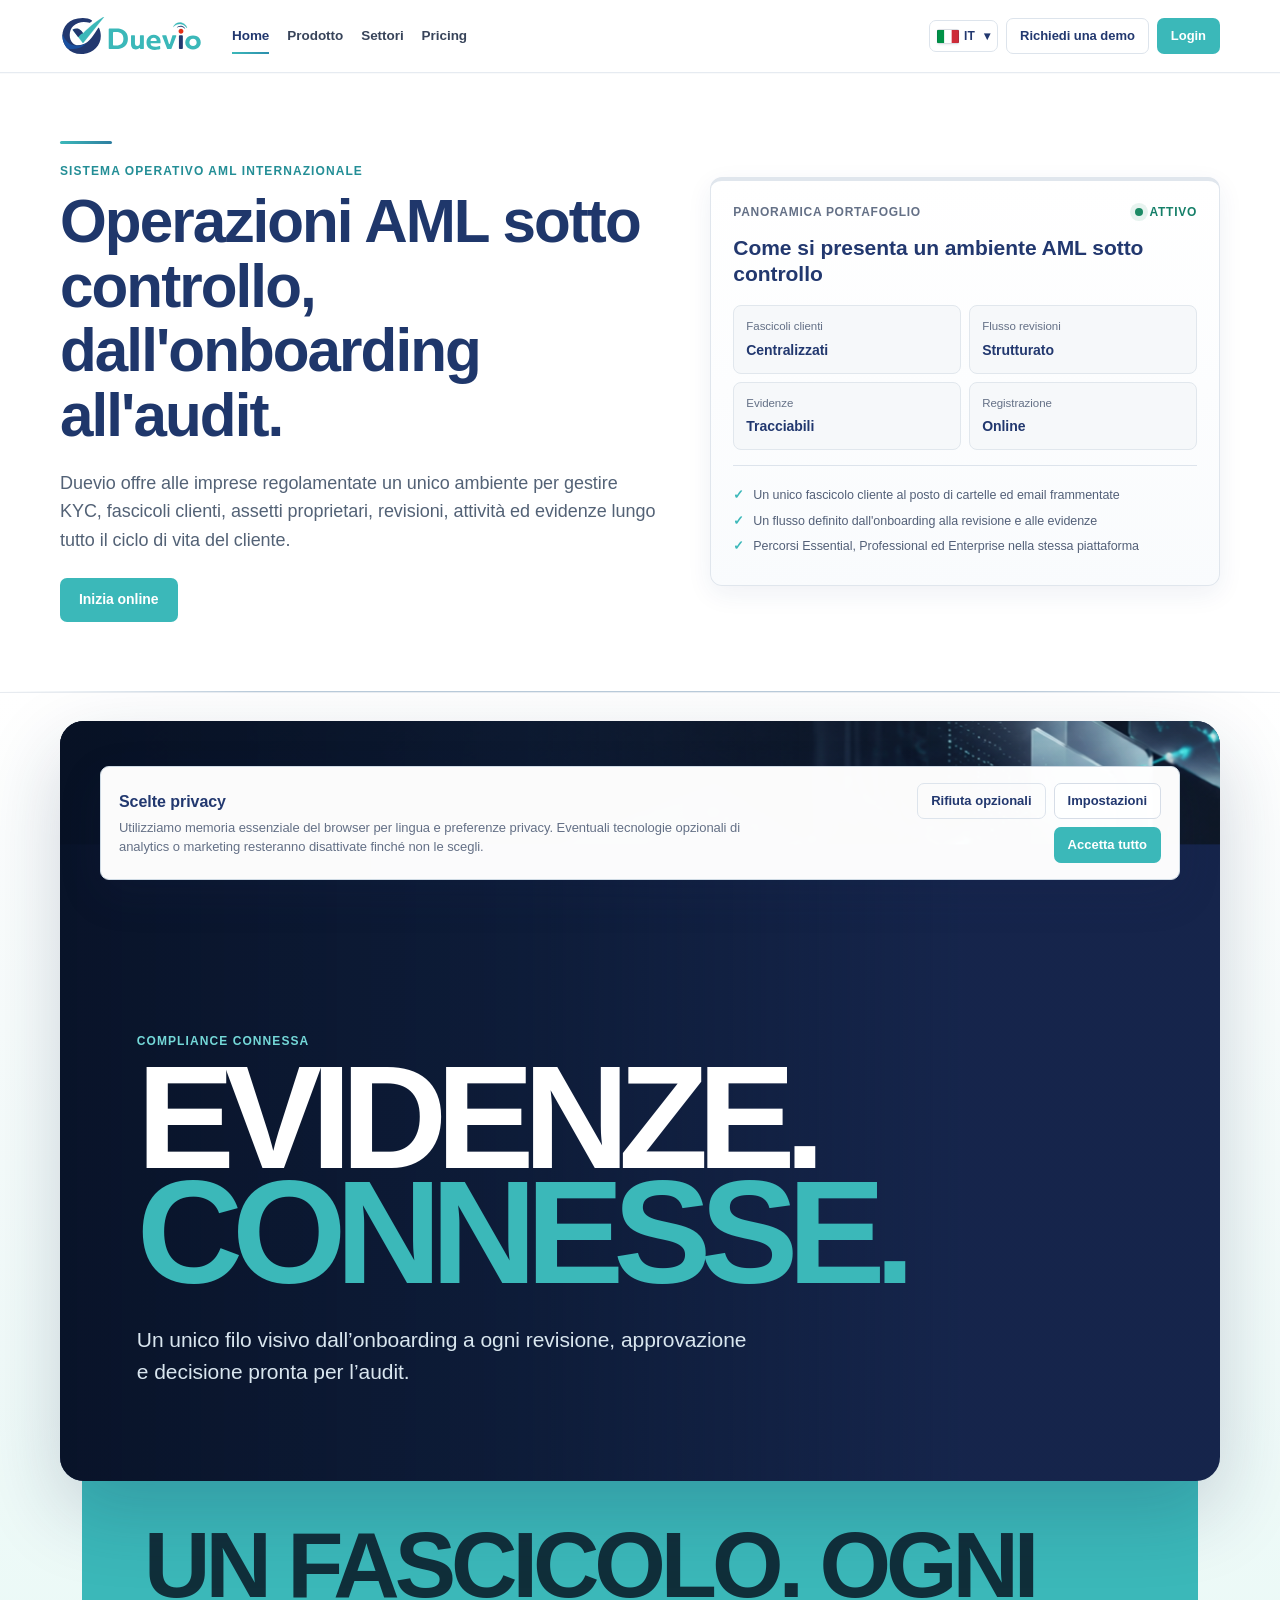
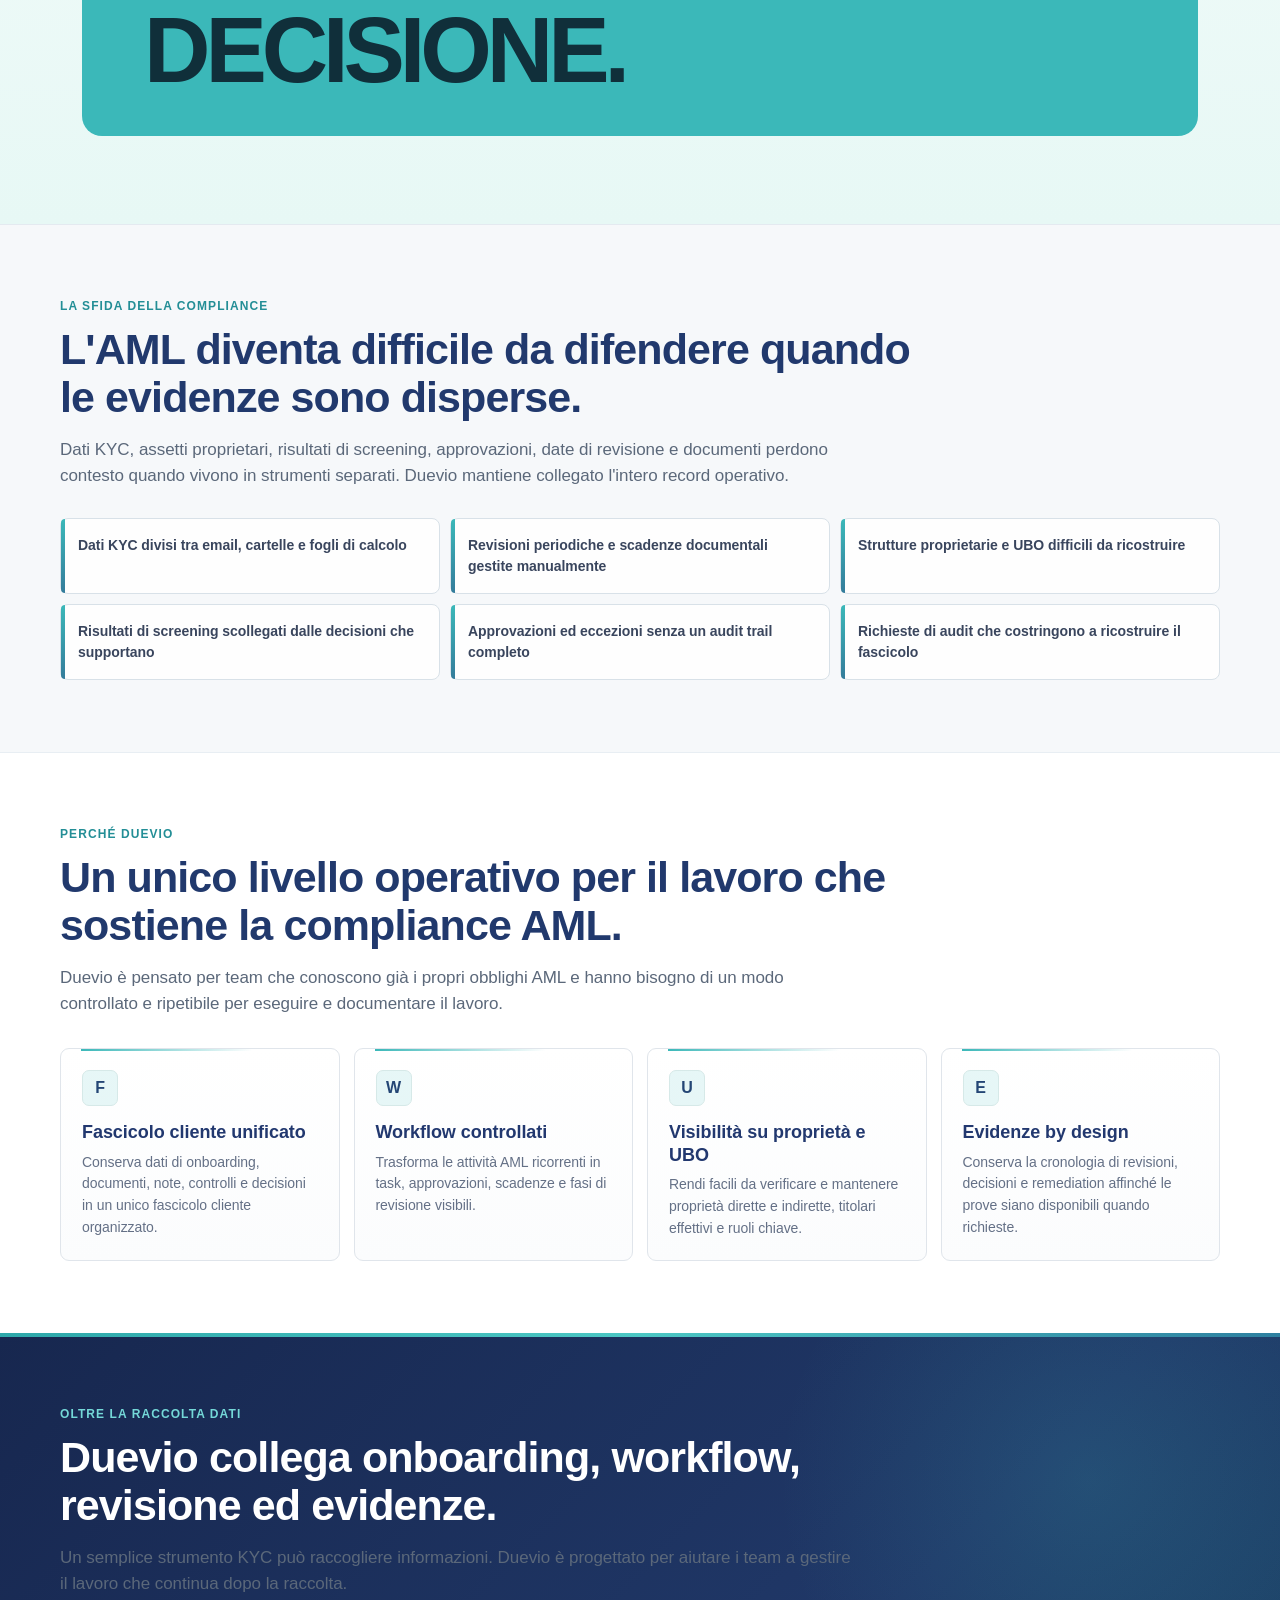
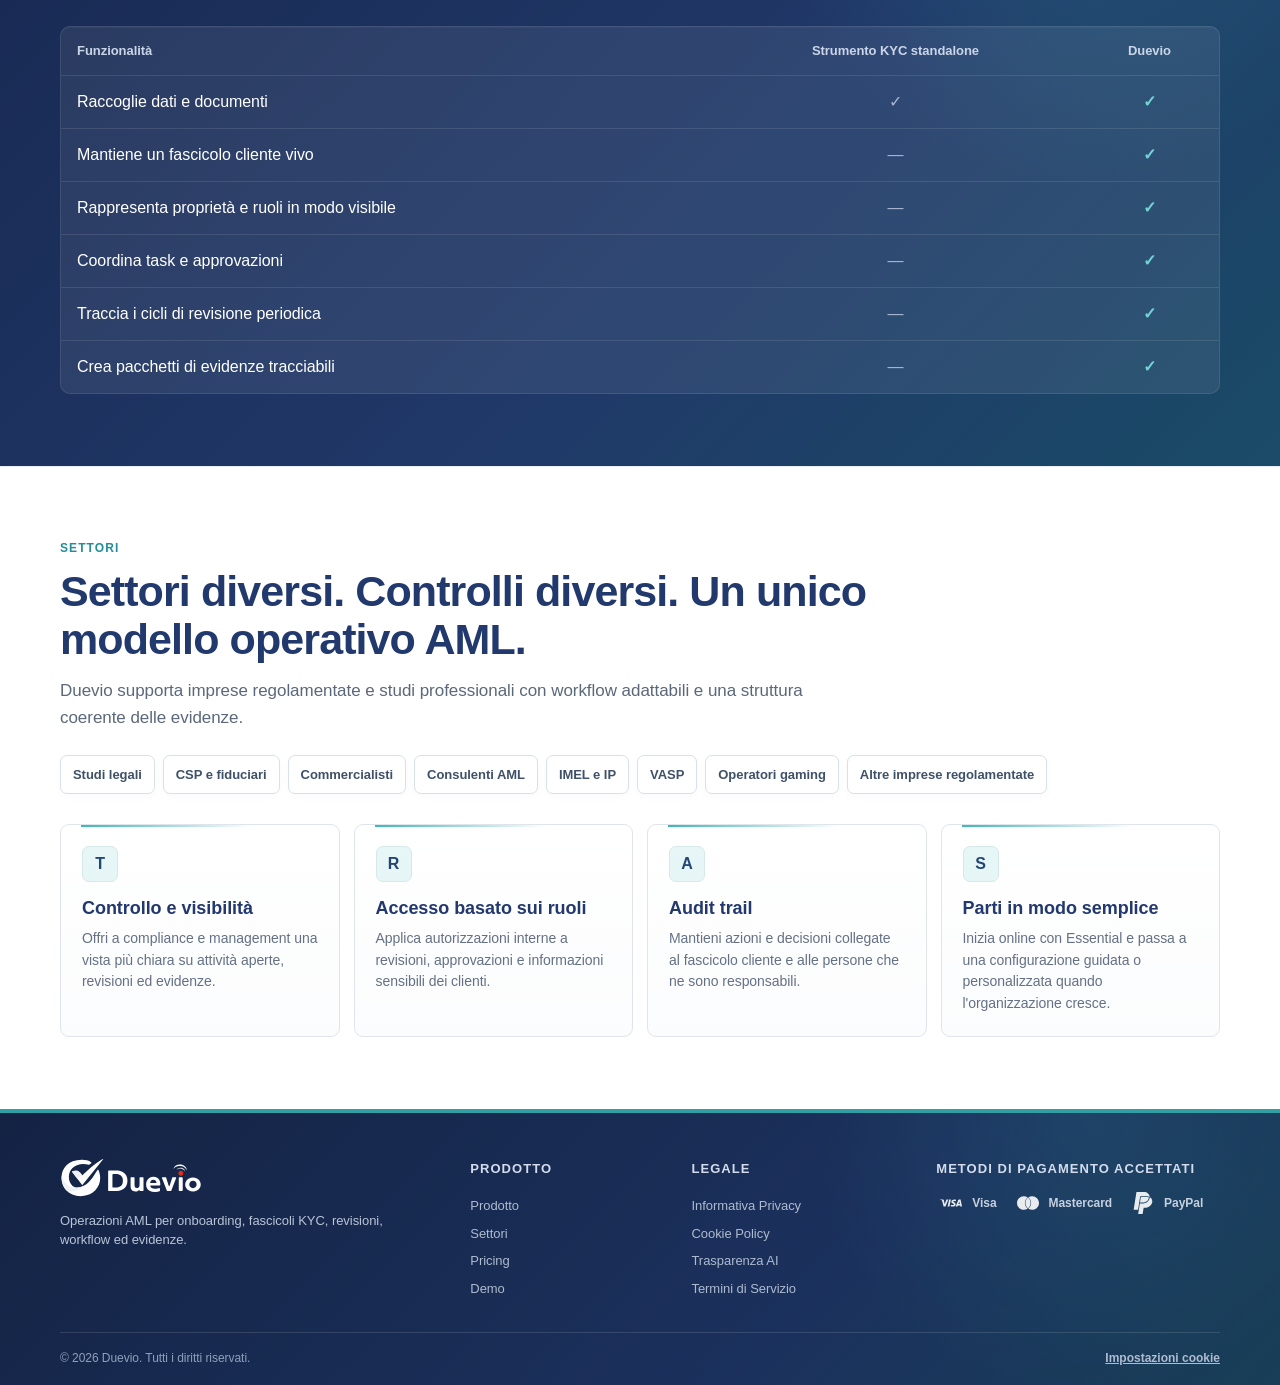
<file: it/index.html>
<!DOCTYPE html>

<html data-lang="it" data-root="../" lang="it">
<head>
<meta charset="utf-8"/>
<meta content="width=device-width, initial-scale=1" name="viewport"/>
<title>Duevio | Operazioni AML dall’onboarding all’audit</title>
<meta content="Gestisci KYC, fascicoli cliente, titolarità, revisioni, workflow ed evidenze di audit in un unico ambiente AML controllato." name="description"/>
<meta content="index,follow,max-image-preview:large" name="robots"/>
<meta content="#22386f" name="theme-color"/>
<meta content="website" property="og:type"/>
<meta content="Duevio | Operazioni AML dall’onboarding all’audit" property="og:title"/>
<meta content="Gestisci KYC, fascicoli cliente, titolarità, revisioni, workflow ed evidenze di audit in un unico ambiente AML controllato." property="og:description"/>
<meta content="../assets/img/brand-DUEVIO-01.svg" property="og:image"/>
<meta content="Duevio" property="og:site_name"/>
<meta content="summary_large_image" name="twitter:card"/>
<link href="https://test.duevio.com/it/" rel="canonical"/>
<link href="https://test.duevio.com/" hreflang="en" rel="alternate"/>
<link href="https://test.duevio.com/it/" hreflang="it" rel="alternate"/>
<link href="https://test.duevio.com/de/" hreflang="de" rel="alternate"/>
<link href="https://test.duevio.com/es/" hreflang="es" rel="alternate"/>
<link href="https://test.duevio.com/fr/" hreflang="fr" rel="alternate"/>
<link href="https://test.duevio.com/ru/" hreflang="ru" rel="alternate"/>
<link href="https://test.duevio.com/" hreflang="x-default" rel="alternate"/>
<link href="../assets/img/brand-DUEVIO-01.svg" rel="icon" type="image/svg+xml"/>
<link href="../assets/css/styles.css" rel="stylesheet"/>
  <link rel="stylesheet" href="../assets/css/test-alignment.css">
<script defer="" src="../assets/js/app.js"></script>
</head>
<body>
<a class="skip-link" data-i18n="access.skip" href="#main">Vai al contenuto</a>
<header class="site-header">
<div class="container header-inner">
<a aria-label="Duevio home" class="brand" href="#home">
<img alt="Duevio" src="../assets/img/brand-DUEVIO-01.svg"/>
</a>
<nav aria-label="Primary navigation" class="desktop-nav">
<a data-i18n="nav.home" data-route="home" href="#home">Home</a>
<a data-i18n="nav.product" data-route="product" href="#product">Prodotto</a>
<a data-i18n="nav.industries" data-route="industries" href="#industries">Settori</a>
<a data-i18n="nav.plans" data-route="pricing" href="#pricing">Pricing</a>
<!-- <a data-i18n="nav.signup" data-route="signup" href="#signup">Registrazione</a> -->
<!-- <a data-i18n="nav.demo" data-route="demo" href="#demo">Demo</a> -->
</nav>
<div class="header-actions">
<div class="language-switcher">
<button aria-expanded="false" aria-haspopup="true" class="language-button" id="languageButton" type="button">
<span class="language-code">EN</span><span aria-hidden="true">▾</span>
</button>
<div class="language-menu" hidden="" id="languageMenu" role="menu">
<a data-lang-link="en" href="../" role="menuitem">English</a>
<a data-lang-link="it" href="../it/" role="menuitem">Italiano</a>
<a data-lang-link="de" href="../de/" role="menuitem">Deutsch</a>
<a data-lang-link="es" href="../es/" role="menuitem">Español</a>
<a data-lang-link="fr" href="../fr/" role="menuitem">Français</a>
<a data-lang-link="ru" href="../ru/" role="menuitem">Русский</a>
</div>
</div>
<a class="button button-ghost compact desktop-cta" data-i18n="cta.bookDemo" href="#demo">Richiedi una demo</a>
<a class="button button-primary compact desktop-cta" href="https://suite.duevio.com/" target="_blank" rel="noopener noreferrer">Login</a>
<button aria-controls="mobileNav" aria-expanded="false" aria-label="Open menu" class="mobile-menu-button" type="button">☰</button>
</div>
</div>
<nav aria-label="Mobile navigation" class="mobile-nav" hidden="" id="mobileNav">
<a data-i18n="nav.home" href="#home">Home</a>
<a data-i18n="nav.product" href="#product">Prodotto</a>
<a data-i18n="nav.industries" href="#industries">Settori</a>
<a data-i18n="nav.plans" href="#pricing">Pricing</a>
<!-- <a data-i18n="nav.signup" href="#signup">Registrazione</a> -->
<!-- <a data-i18n="nav.demo" href="#demo">Demo</a> -->
</nav>
</header>
<main id="main">
<section aria-labelledby="home-title" class="page active" data-page="home">
<div class="hero hero-home">
<div class="container hero-grid">
<div class="hero-copy">
<p class="eyebrow" data-i18n="home.eyebrow">Sistema operativo AML internazionale</p>
<h1 data-i18n="home.title" id="home-title">Operazioni AML sotto controllo, dall'onboarding all'audit.</h1>
<p class="lead" data-i18n="home.lead">Duevio offre alle imprese regolamentate un unico ambiente per gestire KYC, fascicoli clienti, assetti proprietari, revisioni, attività ed evidenze lungo tutto il ciclo di vita del cliente.</p>
<div class="button-row">
<a class="button button-primary" data-i18n="cta.startOnline" href="#pricing">Inizia online</a>

</div>
</div>
<div aria-label="Portfolio overview" class="overview-card">
<div class="overview-head">
<span data-i18n="home.overviewLabel">Panoramica portafoglio</span>
<span class="status-dot"><span></span><span data-i18n="home.live">Attivo</span></span>
</div>
<h2 data-i18n="home.overviewTitle">Come si presenta un ambiente AML sotto controllo</h2>
<div class="metric-grid">
<div><span data-i18n="home.metric1Label">Fascicoli clienti</span><strong data-i18n="home.metric1Value">Centralizzati</strong></div>
<div><span data-i18n="home.metric2Label">Flusso revisioni</span><strong data-i18n="home.metric2Value">Strutturato</strong></div>
<div><span data-i18n="home.metric3Label">Evidenze</span><strong data-i18n="home.metric3Value">Tracciabili</strong></div>
<div><span data-i18n="home.metric4Label">Registrazione</span><strong data-i18n="home.metric4Value">Online</strong></div>
</div>
<div class="highlight-list">
<p><span>✓</span><span data-i18n="home.highlight1">Un unico fascicolo cliente al posto di cartelle ed email frammentate</span></p>
<p><span>✓</span><span data-i18n="home.highlight2">Un flusso definito dall'onboarding alla revisione e alle evidenze</span></p>
<p><span>✓</span><span data-i18n="home.highlight3">Percorsi Essential, Professional ed Enterprise nella stessa piattaforma</span></p>
</div>
</div>
</div>
</div>
<section class="home-visual-section" aria-labelledby="home-visual-title">
  <div class="container home-visual-shell">
    <div class="home-visual-media" data-parallax-scene>
      <img src="../assets/img/duevio-connected-evidence.png" alt="" loading="lazy" data-parallax-media>
      <div class="home-visual-shade" aria-hidden="true"></div>
      <div class="home-visual-copy">
        <p class="eyebrow light" data-i18n="home.visualEyebrow">Compliance connessa</p>
        <h2 id="home-visual-title"><span data-i18n="home.visualLine1">Evidenze.</span><span data-i18n="home.visualLine2">Connesse.</span></h2>
        <p data-i18n="home.visualLead">Un unico filo visivo dall’onboarding a ogni revisione, approvazione e decisione pronta per l’audit.</p>
      </div>
    </div>
    <div class="home-green-statement"><p data-i18n="home.visualStatement">Un fascicolo. Ogni decisione.</p></div>
  </div>
</section>

<section class="section section-light">
<div class="container">
<p class="eyebrow" data-i18n="home.challengeEyebrow">La sfida della compliance</p>
<h2 data-i18n="home.challengeTitle">L'AML diventa difficile da difendere quando le evidenze sono disperse.</h2>
<p class="section-lead" data-i18n="home.challengeLead">Dati KYC, assetti proprietari, risultati di screening, approvazioni, date di revisione e documenti perdono contesto quando vivono in strumenti separati. Duevio mantiene collegato l'intero record operativo.</p>
<div class="problem-grid">
<div data-i18n="home.problem1">Dati KYC divisi tra email, cartelle e fogli di calcolo</div>
<div data-i18n="home.problem2">Revisioni periodiche e scadenze documentali gestite manualmente</div>
<div data-i18n="home.problem3">Strutture proprietarie e UBO difficili da ricostruire</div>
<div data-i18n="home.problem4">Risultati di screening scollegati dalle decisioni che supportano</div>
<div data-i18n="home.problem5">Approvazioni ed eccezioni senza un audit trail completo</div>
<div data-i18n="home.problem6">Richieste di audit che costringono a ricostruire il fascicolo</div>
</div>
</div>
</section>
<section class="section">
<div class="container">
<p class="eyebrow" data-i18n="home.whyEyebrow">Perché Duevio</p>
<h2 data-i18n="home.whyTitle">Un unico livello operativo per il lavoro che sostiene la compliance AML.</h2>
<p class="section-lead" data-i18n="home.whyLead">Duevio è pensato per team che conoscono già i propri obblighi AML e hanno bisogno di un modo controllato e ripetibile per eseguire e documentare il lavoro.</p>
<div class="feature-grid four">
<article class="feature-card"><span class="feature-icon">F</span><h3 data-i18n="home.feature1Title">Fascicolo cliente unificato</h3><p data-i18n="home.feature1Text">Conserva dati di onboarding, documenti, note, controlli e decisioni in un unico fascicolo cliente organizzato.</p></article>
<article class="feature-card"><span class="feature-icon">W</span><h3 data-i18n="home.feature2Title">Workflow controllati</h3><p data-i18n="home.feature2Text">Trasforma le attività AML ricorrenti in task, approvazioni, scadenze e fasi di revisione visibili.</p></article>
<article class="feature-card"><span class="feature-icon">U</span><h3 data-i18n="home.feature3Title">Visibilità su proprietà e UBO</h3><p data-i18n="home.feature3Text">Rendi facili da verificare e mantenere proprietà dirette e indirette, titolari effettivi e ruoli chiave.</p></article>
<article class="feature-card"><span class="feature-icon">E</span><h3 data-i18n="home.feature4Title">Evidenze by design</h3><p data-i18n="home.feature4Text">Conserva la cronologia di revisioni, decisioni e remediation affinché le prove siano disponibili quando richieste.</p></article>
</div>
</div>
</section>
<section class="section section-navy">
<div class="container">
<p class="eyebrow light" data-i18n="home.compareEyebrow">Oltre la raccolta dati</p>
<h2 class="light" data-i18n="home.compareTitle">Duevio collega onboarding, workflow, revisione ed evidenze.</h2>
<p class="section-lead light-muted" data-i18n="home.compareLead">Un semplice strumento KYC può raccogliere informazioni. Duevio è progettato per aiutare i team a gestire il lavoro che continua dopo la raccolta.</p>
<div class="comparison-wrap">
<table class="comparison-table">
<thead><tr><th data-i18n="home.tableCapability">Funzionalità</th><th data-i18n="home.tableKyc">Strumento KYC standalone</th><th>Duevio</th></tr></thead>
<tbody>
<tr><td data-i18n="home.row1">Raccoglie dati e documenti</td><td>✓</td><td>✓</td></tr>
<tr><td data-i18n="home.row2">Mantiene un fascicolo cliente vivo</td><td>—</td><td>✓</td></tr>
<tr><td data-i18n="home.row3">Rappresenta proprietà e ruoli in modo visibile</td><td>—</td><td>✓</td></tr>
<tr><td data-i18n="home.row4">Coordina task e approvazioni</td><td>—</td><td>✓</td></tr>
<tr><td data-i18n="home.row5">Traccia i cicli di revisione periodica</td><td>—</td><td>✓</td></tr>
<tr><td data-i18n="home.row6">Crea pacchetti di evidenze tracciabili</td><td>—</td><td>✓</td></tr>
</tbody>
</table>
</div>
</div>
</section>
<section class="section">
<div class="container">
<p class="eyebrow" data-i18n="home.industriesEyebrow">Settori</p>
<h2 data-i18n="home.industriesTitle">Settori diversi. Controlli diversi. Un unico modello operativo AML.</h2>
<p class="section-lead" data-i18n="home.industriesLead">Duevio supporta imprese regolamentate e studi professionali con workflow adattabili e una struttura coerente delle evidenze.</p>
<div class="pill-grid">
<span data-i18n="sector.law">Studi legali</span><span data-i18n="sector.csp">CSP e fiduciari</span><span data-i18n="sector.accountants">Commercialisti</span><span data-i18n="sector.consultants">Consulenti AML</span><span data-i18n="sector.emi">IMEL e IP</span><span data-i18n="sector.vasp">VASP</span><span data-i18n="sector.gaming">Operatori gaming</span><span data-i18n="sector.other">Altre imprese regolamentate</span>
</div>
<div class="feature-grid four trust-grid">
<article class="feature-card"><span class="feature-icon">T</span><h3 data-i18n="home.trust1Title">Controllo e visibilità</h3><p data-i18n="home.trust1Text">Offri a compliance e management una vista più chiara su attività aperte, revisioni ed evidenze.</p></article>
<article class="feature-card"><span class="feature-icon">R</span><h3 data-i18n="home.trust2Title">Accesso basato sui ruoli</h3><p data-i18n="home.trust2Text">Applica autorizzazioni interne a revisioni, approvazioni e informazioni sensibili dei clienti.</p></article>
<article class="feature-card"><span class="feature-icon">A</span><h3 data-i18n="home.trust3Title">Audit trail</h3><p data-i18n="home.trust3Text">Mantieni azioni e decisioni collegate al fascicolo cliente e alle persone che ne sono responsabili.</p></article>
<article class="feature-card"><span class="feature-icon">S</span><h3 data-i18n="home.trust4Title">Parti in modo semplice</h3><p data-i18n="home.trust4Text">Inizia online con Essential e passa a una configurazione guidata o personalizzata quando l'organizzazione cresce.</p></article>
</div>
</div>
</section>
</section>
<section aria-labelledby="product-title" class="page" data-page="product" hidden="">
<div class="hero subhero"><div class="container hero-grid"><div class="hero-copy"><p class="eyebrow" data-i18n="product.eyebrow">Prodotto</p><h1 data-i18n="product.title" id="product-title">Un ambiente AML strutturato per onboarding, monitoraggio ed evidenze.</h1><p class="lead" data-i18n="product.lead">Gestisci il lato operativo della compliance AML in un unico ambiente, dalla raccolta iniziale dei dati alle revisioni periodiche, alla remediation e alla produzione delle evidenze.</p><div class="button-row"><a class="button button-primary" data-i18n="cta.startOnline" href="#pricing">Inizia online</a></div></div><div class="overview-card"><div class="overview-head"><span data-i18n="product.overviewLabel">Panoramica prodotto</span><span class="status-dot"><span></span><span data-i18n="product.modular">Modulare</span></span></div><h2 data-i18n="product.overviewTitle">Progettato per gestire le operazioni AML, non solo per raccogliere dati</h2><div class="metric-grid"><div><span data-i18n="product.metric1Label">Moduli</span><strong>8+</strong></div><div><span data-i18n="product.metric2Label">Workflow</span><strong data-i18n="product.metric2Value">Strutturati</strong></div><div><span data-i18n="product.metric3Label">Evidenze</span><strong data-i18n="product.metric3Value">Esportabili</strong></div><div><span data-i18n="product.metric4Label">Scalabilità</span><strong data-i18n="product.metric4Value">Integrata</strong></div></div><div class="highlight-list"><p><span>✓</span><span data-i18n="product.highlight1">Onboarding guidato, controllo documentale e visibilità sugli assetti proprietari</span></p><p><span>✓</span><span data-i18n="product.highlight2">Task, approvazioni, cicli di revisione e monitoraggio della remediation</span></p><p><span>✓</span><span data-i18n="product.highlight3">Evidenze sempre collegate al fascicolo cliente</span></p></div></div></div></div>
<section class="section"><div class="container"><p class="eyebrow" data-i18n="product.modulesEyebrow">Moduli principali</p><h2 data-i18n="product.modulesTitle">Moduli AML per l'intero ciclo di vita del cliente.</h2><p class="section-lead" data-i18n="product.modulesLead">Configura il modello operativo in funzione dei tuoi clienti, dell'approccio al rischio e delle responsabilità interne.</p><div class="feature-grid three module-grid">
<article class="module-card"><span>1</span><h3 data-i18n="product.m1Title">Onboarding guidato</h3><p data-i18n="product.m1Text">Crea percorsi di raccolta adattivi per persone fisiche, società e strutture complesse.</p><ul><li data-i18n="product.m1a">Percorsi configurabili</li><li data-i18n="product.m1b">Raccolta strutturata</li><li data-i18n="product.m1c">Migliore raccolta al primo invio</li></ul></article>
<article class="module-card"><span>2</span><h3 data-i18n="product.m2Title">Mappatura proprietà e ruoli</h3><p data-i18n="product.m2Text">Rendi alberi proprietari, titolari effettivi e ruoli chiave parte del fascicolo cliente vivo.</p><ul><li data-i18n="product.m2a">Proprietà diretta e indiretta</li><li data-i18n="product.m2b">Visibilità dei ruoli</li><li data-i18n="product.m2c">Supporto alla conferma del cliente</li></ul></article>
<article class="module-card"><span>3</span><h3 data-i18n="product.m3Title">Questionari dinamici</h3><p data-i18n="product.m3Text">Usa moduli che si adattano al tipo di cliente, alla struttura e alle informazioni già raccolte.</p><ul><li data-i18n="product.m3a">Form configurabili</li><li data-i18n="product.m3b">Dati precompilati</li><li data-i18n="product.m3c">Meno duplicazioni</li></ul></article>
<article class="module-card"><span>4</span><h3 data-i18n="product.m4Title">Controllo documentale</h3><p data-i18n="product.m4Text">Tratta i documenti come evidenze di compliance, con stato, validità e contesto.</p><ul><li data-i18n="product.m4a">Gestione delle scadenze</li><li data-i18n="product.m4b">Gestione delle versioni</li><li data-i18n="product.m4c">Orientato alle evidenze</li></ul></article>
<article class="module-card"><span>5</span><h3 data-i18n="product.m5Title">Revisioni e promemoria</h3><p data-i18n="product.m5Text">Monitora scadenze, documenti in scadenza, attività aperte e remediation prima che diventino criticità.</p><ul><li data-i18n="product.m5a">Revisioni periodiche</li><li data-i18n="product.m5b">Supporto alle escalation</li><li data-i18n="product.m5c">Visibilità delle attività aperte</li></ul></article>
<article class="module-card"><span>6</span><h3 data-i18n="product.m6Title">Esportazione evidenze</h3><p data-i18n="product.m6Text">Produci materiale organizzato per audit, ispezioni, revisioni di partner e controlli interni.</p><ul><li data-i18n="product.m6a">Pacchetti di evidenze</li><li data-i18n="product.m6b">Cronologia cliente</li><li data-i18n="product.m6c">Recupero più rapido</li></ul></article>
</div></div></section>
<section class="section section-light"><div class="container"><p class="eyebrow" data-i18n="product.howEyebrow">Come funziona</p><h2 data-i18n="product.howTitle">Gestisci il processo AML dall'onboarding alle evidenze.</h2><p class="section-lead" data-i18n="product.howLead">Mantieni collegati il fascicolo cliente, le attività e le decisioni mentre la relazione evolve nel tempo.</p><div class="steps-grid"><article><span>1</span><p data-i18n="product.step1">Raccogli dati e documenti di onboarding attraverso un processo guidato.</p></article><article><span>2</span><p data-i18n="product.step2">Costruisci il fascicolo vivo con proprietà, ruoli, controlli, note e decisioni.</p></article><article><span>3</span><p data-i18n="product.step3">Traccia task, approvazioni, revisioni, eccezioni e remediation da un'unica dashboard.</p></article><article><span>4</span><p data-i18n="product.step4">Recupera rapidamente le evidenze quando arriva una richiesta di audit, ispezione o partner.</p></article></div></div></section>
<section class="section"><div class="container"><p class="eyebrow" data-i18n="product.integrationsEyebrow">Integrazioni e predisposizione</p><h2 data-i18n="product.integrationsTitle">Collega Duevio alle fonti dati e ai sistemi che il tuo team utilizza già.</h2><p class="section-lead" data-i18n="product.integrationsLead">Duevio può stare al centro dell'ambiente operativo AML mentre provider specialistici continuano a fornire servizi di identità, screening e dati.</p><div class="integration-grid"><span data-i18n="product.int1">Provider di verifica dell'identità</span><span data-i18n="product.int2">Provider di screening e watchlist</span><span data-i18n="product.int3">Registri pubblici e fonti societarie</span><span data-i18n="product.int4">Repository documentali</span><span data-i18n="product.int5">CRM, sistemi core e onboarding</span><span data-i18n="product.int6">API e livello di integrazione enterprise</span></div></div></section>
</section>
<section aria-labelledby="industries-title" class="page" data-page="industries" hidden="">
<div class="hero subhero"><div class="container hero-grid"><div class="hero-copy"><p class="eyebrow" data-i18n="industries.eyebrow">Settori</p><h1 data-i18n="industries.title" id="industries-title">Settori diversi. Controlli diversi. Un modo più chiaro di gestire il lavoro AML.</h1><p class="lead" data-i18n="industries.lead">Duevio è progettato per imprese regolamentate e studi professionali che necessitano di onboarding controllato, fascicoli KYC vivi, revisioni ricorrenti ed evidenze facilmente recuperabili.</p><div class="button-row"><a class="button button-primary" data-i18n="cta.startOnline" href="#pricing">Inizia online</a></div></div><div class="overview-card"><div class="overview-head"><span data-i18n="industries.fit">Adattamento al settore</span><span class="status-dot"><span></span><span data-i18n="industries.international">Internazionale</span></span></div><h2 data-i18n="industries.overviewTitle">Progettato per operatori regolamentati e studi professionali</h2><div class="metric-grid"><div><span data-i18n="industries.metric1Label">Settori</span><strong data-i18n="industries.metric1Value">Multipli</strong></div><div><span data-i18n="industries.metric2Label">Impostazione</span><strong data-i18n="industries.metric2Value">Flessibile</strong></div><div><span data-i18n="industries.metric3Label">Giurisdizioni</span><strong data-i18n="industries.metric3Value">Adattabile</strong></div><div><span data-i18n="industries.metric4Label">Punto di ingresso</span><strong data-i18n="industries.metric4Value">Online</strong></div></div></div></div></div>
<section class="section"><div class="container"><div class="feature-grid three sector-grid">
<article class="sector-card"><span>L</span><h3 data-i18n="industries.s1Title">Studi legali e professionali</h3><p data-i18n="industries.s1Text">Gestisci onboarding, documenti KYC, assetti proprietari ed evidenze di compliance tra pratiche e relazioni.</p><ul><li data-i18n="industries.s1a">Onboarding più ordinato</li><li data-i18n="industries.s1b">Organizzazione documentale</li><li data-i18n="industries.s1c">Decisioni tracciabili</li></ul></article>
<article class="sector-card"><span>C</span><h3 data-i18n="industries.s2Title">CSP e fiduciari</h3><p data-i18n="industries.s2Text">Mantieni fascicoli societari, strutture di titolarità effettiva, revisioni ricorrenti ed evidenze AML sull'intero portafoglio.</p><ul><li data-i18n="industries.s2a">Onboarding societario</li><li data-i18n="industries.s2b">Mappatura UBO</li><li data-i18n="industries.s2c">Controllo delle revisioni ricorrenti</li></ul></article>
<article class="sector-card"><span>E</span><h3 data-i18n="industries.s3Title">IMEL, IP e operatori regolamentati</h3><p data-i18n="industries.s3Text">Coordina onboarding controllato, approvazioni interne, cicli di revisione ed evidenze in ambienti sottoposti a vigilanza.</p><ul><li data-i18n="industries.s3a">Supporto alla governance</li><li data-i18n="industries.s3b">Workflow scalabile</li><li data-i18n="industries.s3c">Produzione di evidenze</li></ul></article>
<article class="sector-card"><span>A</span><h3 data-i18n="industries.s4Title">Outsourcer AML e MLRO esterni</h3><p data-i18n="industries.s4Text">Gestisci più portafogli clienti, attività aperte, revisioni e richieste di evidenze da un unico ambiente controllato.</p><ul><li data-i18n="industries.s4a">Gestione multi-cliente</li><li data-i18n="industries.s4b">Accessi segregati</li><li data-i18n="industries.s4c">Supervisione del portafoglio</li></ul></article>
<article class="sector-card"><span>I</span><h3 data-i18n="industries.s5Title">Imprese internazionali</h3><p data-i18n="industries.s5Text">Adatta i workflow a entità, giurisdizioni e modelli operativi diversi senza frammentare le evidenze.</p><ul><li data-i18n="industries.s5a">Supporto multi-giurisdizione</li><li data-i18n="industries.s5b">Modello di controllo coerente</li><li data-i18n="industries.s5c">Interfaccia multilingue</li></ul></article>
<article class="sector-card"><span>S</span><h3 data-i18n="industries.s6Title">Piccole imprese regolamentate</h3><p data-i18n="industries.s6Text">Inizia con un ambiente AML online e passa a un'implementazione guidata o personalizzata quando crescono le esigenze operative.</p><ul><li data-i18n="industries.s6a">Accesso semplice</li><li data-i18n="industries.s6b">Registrazione online</li><li data-i18n="industries.s6c">Percorso di upgrade</li></ul></article>
</div></div></section>
</section>
<section aria-labelledby="pricing-title" class="page" data-page="pricing" hidden="">
<div class="hero subhero"><div class="container hero-grid"><div class="hero-copy"><p class="eyebrow" data-i18n="plans.eyebrow">Pricing</p><h1 data-i18n="plans.title" id="pricing-title">Smetti di gestire il lavoro AML tra file e promemoria scollegati.</h1><p class="lead" data-i18n="plans.lead">Inizia online con Duevio Essential, scegli la configurazione guidata Professional oppure progetta un'implementazione Enterprise personalizzata per operazioni più complesse.</p><!-- <div class="button-row"><a class="button button-primary" data-i18n="cta.startNow" href="#signup">Inizia ora</a><a class="button button-secondary" data-i18n="cta.bookDemo" href="#demo">Richiedi una demo</a></div> --></div><!-- <div class="overview-card"><div class="overview-head"><span data-i18n="plans.structure">Struttura dei prezzi</span><span class="status-dot"><span></span><span data-i18n="plans.choice">Flessibile</span></span></div><h2 data-i18n="plans.overviewTitle">Scegli come vuoi iniziare</h2><div class="metric-grid"><div><span>Essential</span><strong data-i18n="plans.online">Online</strong></div><div><span>Professional</span><strong data-i18n="plans.guided">Guidato</strong></div><div><span>Enterprise</span><strong data-i18n="plans.tailored">Personalizzato</strong></div><div><span data-i18n="plans.activation">Attivazione</span><strong data-i18n="plans.immediate">Immediata*</strong></div></div><p class="micro" data-i18n="plans.activationNote">*Essential in modalità self-service dopo creazione account e pagamento. Professional ed Enterprise seguono il percorso di implementazione concordato.</p></div> --></div></div>
<section class="section"><div class="container"><div class="pricing-grid">
<article class="price-card featured"><div class="price-tag" data-i18n="plans.startNow">Inizia online</div><h2>Essential</h2><p class="price"><strong>9,99 €</strong><span class="price-meta"><span><b aria-hidden="true">/</b> <span data-i18n="plans.perMonth">al mese</span></span><small data-i18n="plans.billedAnnually">(pagamento annuale)</small></span></p><p data-i18n="plans.essentialText">Organizza onboarding, fascicoli clienti, revisioni ed evidenze in un unico ambiente. È incluso un utente e puoi fare upgrade quando l'organizzazione ne ha bisogno.</p><ul><li data-i18n="plans.e1">Ambiente AML online</li><li data-i18n="plans.e2">1 utente incluso</li><li data-i18n="plans.e3">Opzione a consumo disponibile</li><li data-i18n="plans.e4">Creazione account self-service</li><li data-i18n="plans.e5">Percorso di upgrade</li></ul><a class="button button-primary block" data-i18n="cta.startNow" href="https://signup.duevio.com/signup.aspx" target="_blank" rel="noopener noreferrer">Inizia ora</a></article>
<article class="price-card"><div class="price-tag" data-i18n="plans.growing">Per team in crescita</div><h2>Professional</h2><p class="price"><strong>49,99 €</strong><span class="price-meta"><span><b aria-hidden="true">/</b> <span data-i18n="plans.perMonth">al mese</span></span><small data-i18n="plans.billedAnnually">(pagamento annuale)</small></span></p><p class="price-description" data-i18n="plans.professionalText">Offri al team workflow AML strutturati, visibilità sui task, approvazioni e controllo delle revisioni ricorrenti con configurazione guidata.</p><ul><li data-i18n="plans.p1">Configurazione multi-utente</li><li data-i18n="plans.p2">Onboarding guidato</li><li data-i18n="plans.p3">Workflow di controllo interno</li><li data-i18n="plans.p4">Supporto a setup e onboarding</li><li data-i18n="plans.p5">Follow-up commerciale</li></ul><a class="button button-primary block" data-i18n="cta.startNow" href="https://signup.duevio.com/signup.aspx" target="_blank" rel="noopener noreferrer">Inizia ora</a></article>
<article class="price-card"><div class="price-tag" data-i18n="plans.complex">Per operatori complessi</div><h2>Enterprise</h2><p class="price-description" data-i18n="plans.enterpriseText">Costruisci un modello operativo personalizzato per ambienti regolamentati più complessi, strutture di governance e requisiti di integrazione.</p><ul><li data-i18n="plans.x1">Workflow personalizzati</li><li data-i18n="plans.x2">Supporto a rollout complessi</li><li data-i18n="plans.x3">Implementazione custom</li><li data-i18n="plans.x4">Pianificazione integrazioni</li><li data-i18n="plans.x5">Consulenza Enterprise</li></ul><a class="button button-secondary block" data-i18n="plans.discussEnterprise" href="#enterprise">Parla di Enterprise</a></article>
</div><div class="payment-strip"><span data-i18n="payment.accepted">Metodi di pagamento accettati</span><div class="payment-logos"><figure><img alt="Visa" class="visa" src="../assets/img/visa.svg"/><figcaption>Visa</figcaption></figure><figure><img alt="Mastercard" class="mastercard" src="../assets/img/mastercard.svg"/><figcaption>Mastercard</figcaption></figure><figure><img alt="PayPal" class="paypal" src="../assets/img/paypal.svg"/><figcaption>PayPal</figcaption></figure></div><p data-i18n="payment.secure">I dati di carta e PayPal sono gestiti dal provider di pagamento e non vengono memorizzati in questo sito marketing.</p></div></div></section>
</section>
<section aria-labelledby="signup-title" class="page" data-page="signup" hidden="">
<div class="hero subhero"><div class="container hero-grid"><div class="hero-copy"><p class="eyebrow" data-i18n="signup.eyebrow">Registrazione</p><h1 data-i18n="signup.title" id="signup-title">Scegli il percorso Duevio adatto alla tua organizzazione.</h1><p class="lead" data-i18n="signup.lead">Essential è self-service. Crea l'account, completa il pagamento e apri il tuo workspace. Professional ed Enterprise iniziano con un confronto commerciale e di implementazione guidato.</p><div class="button-row"><a class="button button-primary" data-i18n="cta.startOnline" href="#pricing">Inizia online</a><a class="button button-secondary" data-i18n="cta.bookDemo" href="#demo">Richiedi una demo</a></div></div><div class="overview-card"><div class="overview-head"><span data-i18n="signup.onlineSignup">Registrazione online</span><span class="status-dot"><span></span><span data-i18n="signup.selfService">Self-service</span></span></div><h2 data-i18n="signup.overviewTitle">Crea il tuo account Duevio e inizia online</h2><div class="metric-grid"><div><span>Essential</span><strong data-i18n="signup.essentialPriceYear">€120 / anno</strong></div><div><span data-i18n="signup.users">Utenti</span><strong data-i18n="signup.oneIncluded">1 incluso</strong></div><div><span>Professional</span><strong data-i18n="plans.guided">Guidato</strong></div><div><span>Enterprise</span><strong data-i18n="signup.consultation">Consulenza</strong></div></div></div></div></div>
<section class="section"><div class="container"><div class="signup-layout"><div class="signup-main"><p class="eyebrow" data-i18n="signup.choosePlan">Scegli un piano</p><h2 data-i18n="signup.formTitle">Avvia la registrazione Duevio</h2><div aria-label="Choose plan" class="plan-selector" role="radiogroup"><label><input checked="" name="selectedPlan" type="radio" value="Essential"/><span><strong>Essential</strong><small data-i18n="signup.essentialShort">€120 / anno · 1 utente</small><em data-i18n="signup.essentialPlanText">Paga online e apri il tuo workspace</em></span></label><label><input name="selectedPlan" type="radio" value="Professional"/><span><strong>Professional</strong><small data-i18n="signup.profShort">Setup multi-utente guidato</small><em data-i18n="signup.profPlanText">Richiedi setup e follow-up prezzi</em></span></label><label><input name="selectedPlan" type="radio" value="Enterprise"/><span><strong>Enterprise</strong><small data-i18n="signup.entShort">Implementazione personalizzata</small><em data-i18n="signup.entPlanText">Richiedi un percorso commerciale su misura</em></span></label></div>
<form class="form-card" id="signup-form" novalidate=""><div class="form-grid"><label><span data-i18n="form.org">Nome dell'organizzazione</span><input autocomplete="organization" data-i18n-placeholder="form.orgPlaceholder" name="organisation" placeholder="Inserisci il nome dell'organizzazione" required=""/></label><label><span data-i18n="form.name">Nome del referente</span><input autocomplete="name" data-i18n-placeholder="form.namePlaceholder" name="name" placeholder="Inserisci nome e cognome" required=""/></label><label><span data-i18n="form.email">Email di lavoro</span><input autocomplete="email" name="email" placeholder="name@company.com" required="" type="email"/></label><label><span data-i18n="form.country">Paese / giurisdizione</span><select name="country" required=""><option data-i18n="form.select" value="">Seleziona</option><option data-i18n="country.italy">Italia</option><option data-i18n="country.malta">Malta</option><option data-i18n="country.sanmarino">San Marino</option><option data-i18n="country.germany">Germania</option><option data-i18n="country.france">Francia</option><option data-i18n="country.spain">Spagna</option><option data-i18n="country.other">Altro</option></select></label><label><span data-i18n="form.business">Tipo di attività</span><select name="business" required=""><option data-i18n="form.select" value="">Seleziona</option><option data-i18n="sector.law">Studi legali</option><option data-i18n="sector.csp">CSP e fiduciari</option><option data-i18n="sector.accountants">Commercialisti</option><option data-i18n="sector.consultants">Consulenti AML</option><option data-i18n="sector.emi">IMEL e IP</option><option data-i18n="sector.vasp">VASP</option><option data-i18n="sector.gaming">Operatori gaming</option><option data-i18n="sector.other">Altre imprese regolamentate</option></select></label><label><span data-i18n="form.team">Dimensione prevista del team</span><select name="team" required=""><option data-i18n="form.select" value="">Seleziona</option><option>1</option><option>2–5</option><option>6–20</option><option>21–50</option><option>50+</option></select></label><label><span data-i18n="form.password">Crea password</span><input autocomplete="new-password" data-i18n-placeholder="form.passwordPlaceholder" minlength="8" name="password" placeholder="Minimo 8 caratteri" required="" type="password"/></label><label><span data-i18n="form.confirmPassword">Conferma password</span><input autocomplete="new-password" data-i18n-placeholder="form.confirmPlaceholder" minlength="8" name="passwordConfirm" placeholder="Ripeti la password" required="" type="password"/></label></div><label class="full"><span data-i18n="form.need">Descrivi brevemente ciò di cui hai bisogno</span><textarea name="needs" rows="4"></textarea></label><label class="checkbox"><input name="terms" required="" type="checkbox"/><span><span data-i18n="form.terms1">Accetto i</span> <a data-i18n="legal.terms" href="#terms">Termini di Servizio</a> <span data-i18n="form.and">e l'</span> <a data-i18n="legal.privacy" href="#privacy">Informativa Privacy</a>.</span></label><label class="checkbox"><input name="marketing" type="checkbox"/><span data-i18n="form.marketing">Desidero ricevere aggiornamenti sul prodotto e comunicazioni commerciali. Posso revocare il consenso in qualsiasi momento.</span></label><div class="form-actions"><button class="button button-primary" data-i18n="signup.continuePayment" id="signupSubmit" type="submit">Continua al pagamento sicuro</button><button class="button button-ghost" data-i18n="form.clear" type="reset">Cancella modulo</button></div><p aria-live="polite" class="form-status" id="signupStatus" role="status"></p></form></div>
<aside class="signup-side"><div class="summary-card"><h3 data-i18n="signup.summary">Riepilogo pagamento</h3><dl><div><dt data-i18n="signup.plan">Piano</dt><dd id="summaryPlan">Essential</dd></div><div><dt data-i18n="signup.usersIncluded">Utenti inclusi</dt><dd id="summaryUsers">1</dd></div><div><dt data-i18n="signup.amountToday">Importo dovuto oggi</dt><dd id="summaryAmount">€120</dd></div></dl><div class="payment-logos small"><figure><img alt="Visa" class="visa" src="../assets/img/visa.svg"/><figcaption>Visa</figcaption></figure><figure><img alt="Mastercard" class="mastercard" src="../assets/img/mastercard.svg"/><figcaption>Mastercard</figcaption></figure><figure><img alt="PayPal" class="paypal" src="../assets/img/paypal.svg"/><figcaption>PayPal</figcaption></figure></div><p class="micro" data-i18n="signup.paymentNote">L'anteprima del repository non invia dati di pagamento. Il checkout di produzione dovrà reindirizzare al provider di pagamento configurato.</p></div><div class="summary-card"><h3 data-i18n="signup.next">Cosa succede dopo</h3><ol class="next-list"><li><span>1</span><div><strong data-i18n="signup.next1Title" id="next1Title">Dati account</strong><p data-i18n="signup.next1Text" id="next1Text">Completa le informazioni dell'organizzazione e dell'utente.</p></div></li><li><span>2</span><div><strong data-i18n="signup.next2Title" id="next2Title">Pagamento sicuro</strong><p data-i18n="signup.next2Text" id="next2Text">Essential prosegue verso il provider di pagamento.</p></div></li><li><span>3</span><div><strong data-i18n="signup.next3Title" id="next3Title">Accesso al workspace</strong><p data-i18n="signup.next3Text" id="next3Text">Apri il workspace Essential dopo il pagamento.</p></div></li></ol></div></aside>
</div></div></section>
</section>

    <section class="page" data-page="enterprise" aria-labelledby="enterprise-title" hidden>
      <div class="hero subhero"><div class="container hero-grid"><div class="hero-copy"><p class="eyebrow" data-i18n="enterprise.eyebrow">Enterprise</p><h1 id="enterprise-title" data-i18n="enterprise.title">Build a controlled AML operating model around your organisation.</h1><p class="lead" data-i18n="enterprise.lead">Tell us about your structure, jurisdictions and priorities. Our team will review the fit and arrange a focused Enterprise discovery call.</p></div><div class="overview-card"><div class="overview-head"><span data-i18n="enterprise.cardLabel">Enterprise consultation</span><span class="status-dot"><span></span><span>Duevio</span></span></div><h2 data-i18n="enterprise.cardTitle">Designed for complex regulated operations</h2><div class="metric-grid"><div><span data-i18n="enterprise.workflows">Workflows</span><strong data-i18n="enterprise.workflowsValue">Tailored</strong></div><div><span data-i18n="enterprise.rollout">Rollout</span><strong data-i18n="enterprise.rolloutValue">Guided</strong></div><div><span data-i18n="enterprise.integrations">Integrations</span><strong data-i18n="enterprise.integrationsValue">Planned</strong></div><div><span data-i18n="enterprise.governance">Governance</span><strong data-i18n="enterprise.governanceValue">Aligned</strong></div></div><div class="highlight-list"><p><span>✓</span><span data-i18n="enterprise.highlight1">A solution shaped around your operating model</span></p><p><span>✓</span><span data-i18n="enterprise.highlight2">A rollout plan aligned with teams and jurisdictions</span></p><p><span>✓</span><span data-i18n="enterprise.highlight3">A focused discussion with the right specialists</span></p></div></div></div></div>
      <section class="section section-light"><div class="container"><form id="enterprise-form" class="form-card demo-form enterprise-form" action="https://formsubmit.co/support@duevio.com" method="POST"><input type="hidden" name="_subject" value="New Duevio Enterprise enquiry"><input type="hidden" name="_template" value="table"><input type="hidden" name="_captcha" value="false"><input type="text" name="_honey" tabindex="-1" autocomplete="off" aria-hidden="true" style="display:none"><h2 data-i18n="enterprise.formTitle">Discuss your Enterprise requirements</h2><p class="section-lead enterprise-form-lead" data-i18n="enterprise.formLead">Share a few details so we can prepare a relevant, focused conversation.</p><div class="form-grid"><label><span data-i18n="form.org">Organisation name</span><input name="organisation" autocomplete="organization" required></label><label><span data-i18n="form.name">Main contact name</span><input name="name" autocomplete="name" required></label><label><span data-i18n="form.email">Work email</span><input type="email" name="email" autocomplete="email" required></label><label><span data-i18n="form.country">Country / jurisdiction</span><input name="country" required></label><label><span data-i18n="enterprise.orgType">Organisation type</span><select name="organisation_type" required><option value="" data-i18n="enterprise.orgTypePlaceholder">Select organisation type</option><option value="Law firm" data-i18n="sector.law">Law firm</option><option value="CSP / fiduciary" data-i18n="sector.csp">CSP / fiduciary</option><option value="Accountancy" data-i18n="sector.accountants">Accountancy</option><option value="AML consultancy" data-i18n="sector.consultants">AML consultancy</option><option value="EMI / PI" data-i18n="sector.emi">EMI / PI</option><option value="VASP" data-i18n="sector.vasp">VASP</option><option value="Gaming" data-i18n="sector.gaming">Gaming</option><option value="Other regulated firm" data-i18n="sector.other">Other regulated firm</option></select></label><label><span data-i18n="form.team">Expected team size</span><select name="team_size" required><option value="" data-i18n="form.select">Select</option><option>2–5</option><option>6–20</option><option>21–50</option><option>51–200</option><option>200+</option></select></label><label><span data-i18n="enterprise.jurisdictions">Operating jurisdictions</span><input name="operating_jurisdictions" data-i18n-placeholder="enterprise.jurisdictionsPlaceholder" placeholder="Countries or regions where you operate" required></label><label><span data-i18n="enterprise.timeline">Preferred implementation timeframe</span><select name="implementation_timeframe" required><option value="" data-i18n="enterprise.timelinePlaceholder">Select timeframe</option><option value="Within 3 months" data-i18n="enterprise.timeline1">Within 3 months</option><option value="3–6 months" data-i18n="enterprise.timeline2">3–6 months</option><option value="6–12 months" data-i18n="enterprise.timeline3">6–12 months</option><option value="Exploring options" data-i18n="enterprise.timeline4">Exploring options</option></select></label></div><label class="full"><span data-i18n="enterprise.priorities">Main priorities and requirements</span><textarea name="priorities" rows="5" required data-i18n-placeholder="enterprise.prioritiesPlaceholder" placeholder="Tell us what you need to improve, control or integrate"></textarea></label><label class="full"><span data-i18n="enterprise.currentStack">Current systems or processes</span><textarea name="current_systems" rows="3" data-i18n-placeholder="enterprise.currentStackPlaceholder" placeholder="Optional: describe your current AML tools and workflow"></textarea></label><label class="checkbox"><input type="checkbox" name="privacy_accepted" value="yes" required><span><span data-i18n="enterprise.privacyConsent">I have read the</span> <a href="#privacy" data-i18n="legal.privacy">Privacy Notice</a>.</span></label><button class="button button-primary" type="submit" data-i18n="enterprise.submit">Request Enterprise consultation</button><p class="form-status" id="enterpriseStatus" role="status" aria-live="polite"></p></form></div></section>
    </section>
<section aria-labelledby="demo-title" class="page" data-page="demo" hidden="">
<div class="hero subhero"><div class="container hero-grid"><div class="hero-copy"><p class="eyebrow" data-i18n="demo.eyebrow">Demo</p><h1 data-i18n="demo.title" id="demo-title">Scopri come Duevio si adatta al tuo modello operativo AML.</h1><p class="lead" data-i18n="demo.lead">Usa una discovery call per rivedere onboarding attuale, struttura dei fascicoli KYC, processo di revisione e requisiti di evidenza, quindi identifica il punto di partenza più adatto.</p><div class="button-row"><a class="button button-primary" data-i18n="demo.book" href="#demo-form">Richiedi una demo</a><a class="button button-secondary" data-i18n="cta.startOnline" href="#pricing">Inizia online</a></div></div><div class="overview-card"><div class="overview-head"><span data-i18n="demo.path">Percorso</span><span class="status-dot"><span></span><span data-i18n="demo.clear">Chiaro</span></span></div><h2 data-i18n="demo.overviewTitle">Scegli il percorso Duevio adatto alla tua organizzazione</h2><div class="metric-grid"><div><span data-i18n="demo.discovery">Discovery</span><strong data-i18n="demo.focused">Focalizzata</strong></div><div><span data-i18n="nav.signup">Registrazione</span><strong data-i18n="plans.online">Online</strong></div><div><span data-i18n="nav.plans">Pricing</span><strong data-i18n="demo.visible">Visibili</strong></div><div><span data-i18n="demo.followup">Follow-up</span><strong data-i18n="product.metric2Value">Strutturati</strong></div></div></div></div></div>
<section class="section"><div class="container"><div class="steps-grid demo-steps"><article><span>1</span><h3 data-i18n="demo.step1Title">Comprendi il tuo assetto AML</h3><p data-i18n="demo.step1Text">Analizza onboarding, struttura KYC, cicli di revisione e principali attriti operativi.</p></article><article><span>2</span><h3 data-i18n="demo.step2Title">Vedi Duevio nel tuo contesto</h3><p data-i18n="demo.step2Text">Valuta come fascicoli clienti, task, proprietà, revisioni ed evidenze possono lavorare insieme.</p></article><article><span>3</span><h3 data-i18n="demo.step3Title">Scegli il punto di partenza</h3><p data-i18n="demo.step3Text">Decidi se Essential, Professional o Enterprise corrisponde meglio alla tua organizzazione.</p></article><article><span>4</span><h3 data-i18n="demo.step4Title">Pianifica l'implementazione</h3><p data-i18n="demo.step4Text">Definisci setup, migrazione, supporto all'onboarding e priorità di integrazione quando necessarie.</p></article></div><form class="form-card demo-form" id="demo-form" action="https://formsubmit.co/support@duevio.com" method="POST"><input type="hidden" name="_subject" value="New Duevio demo request"><input type="hidden" name="_template" value="table"><input type="hidden" name="_captcha" value="false"><input type="text" name="_honey" tabindex="-1" autocomplete="off" aria-hidden="true" style="display:none"><h2 data-i18n="demo.formTitle">Richiedi una demo ora</h2><div class="form-grid"><label><span data-i18n="form.org">Nome dell'organizzazione</span><input name="organisation" required=""/></label><label><span data-i18n="form.name">Nome del referente</span><input name="name" required=""/></label><label><span data-i18n="form.email">Email di lavoro</span><input name="email" required="" type="email"/></label><label><span data-i18n="form.country">Paese / giurisdizione</span><input name="country" required=""/></label></div><label class="full"><span data-i18n="demo.formNeed">Cosa vorresti approfondire?</span><textarea name="needs" rows="4"></textarea></label><label class="checkbox"><input required="" type="checkbox"/><span><span data-i18n="form.terms1">Accetto i</span> <a data-i18n="legal.privacy" href="#privacy">Informativa Privacy</a>.</span></label><button class="button button-primary" data-i18n="demo.submit" type="submit">Invia richiesta</button><p aria-live="polite" class="form-status" id="demoStatus" role="status"></p></form></div></section>
</section>
<section class="page legal-page" data-page="privacy" aria-labelledby="privacy-title" hidden>
  <div class="container legal-container">
    <p class="eyebrow"><span data-i18n="privacyNotice.b0.t0">Informativa sulla privacy</span></p>
    <h1 id="privacy-title"><span data-i18n="privacyNotice.b1.t0">Informativa sulla privacy</span></h1>
    <div class="legal-body">
      <p><span data-i18n="privacyNotice.b2.t0">La presente Informativa sulla privacy spiega come Duevio raccoglie e tratta i dati personali in relazione al sito web Duevio, alla registrazione online, alle richieste di demo ed Enterprise, alla gestione degli account e alle relative comunicazioni commerciali.</span></p>
      <p><span data-i18n="privacyNotice.b3.t0">Non disciplina i dati personali trattati da Duevio per conto dei Clienti attraverso la Piattaforma Duevio. Tale trattamento è disciplinato separatamente dall’Accordo sul trattamento dei dati di Duevio.</span></p>

      <h2><span data-i18n="privacyNotice.b4.t0">1. Chi siamo</span></h2>
      <p><span data-i18n="privacyNotice.b5.t0">Duevio è un nome commerciale utilizzato dalla Dr. Mary Grace Vella, partita IVA MT24393203, con indirizzo commerciale in 192, Vjal ix-Xarolla, Żurrieq, Malta.</span></p>
      <p><span data-i18n="privacyNotice.b6.t0">Per il trattamento descritto nella presente Informativa sulla privacy, Duevio agisce in qualità di titolare del trattamento.</span></p>
      <p><span data-i18n="privacyNotice.b7.t0">Contatto privacy: </span><a href="mailto:privacy@duevio.com"><span data-i18n="privacyNotice.b7.t1">privacy@duevio.com</span></a></p>
      <p><span data-i18n="privacyNotice.b8.t0">Contatto generale: </span><a href="mailto:info@duevio.com"><span data-i18n="privacyNotice.b8.t1">info@duevio.com</span></a></p>

      <h2><span data-i18n="privacyNotice.b9.t0">2. Ambito della presente Informativa</span></h2>
      <p><span data-i18n="privacyNotice.b10.t0">La presente Informativa sulla privacy si applica ai dati personali raccolti attraverso:</span></p>
      <ul>
        <li><span data-i18n="privacyNotice.b11.t0">www.duevio.com;</span></li>
        <li><span data-i18n="privacyNotice.b12.t0">pagine di iscrizione e registrazione degli account controllate da Duevio;</span></li>
        <li><span data-i18n="privacyNotice.b13.t0">richieste di demo;</span></li>
        <li><span data-i18n="privacyNotice.b14.t0">richieste relative a Professional ed Enterprise;</span></li>
        <li><span data-i18n="privacyNotice.b15.t0">comunicazioni commerciali e di assistenza;</span></li>
        <li><span data-i18n="privacyNotice.b16.t0">gestione di account e abbonamenti; e</span></li>
        <li><span data-i18n="privacyNotice.b17.t0">servizi online correlati controllati da Duevio.</span></li>
      </ul>
      <p><span data-i18n="privacyNotice.b18.t0">Se accedi a Duevio perché un’organizzazione ti ha invitato a fornire informazioni KYC, di onboarding o di altro tipo tramite un link sicuro Duevio, tale organizzazione sarà normalmente il titolare del trattamento delle informazioni fornite e Duevio le tratterà per suo conto.</span></p>
      <p><span data-i18n="privacyNotice.b19.t0">In tale situazione, devi fare riferimento all’informativa sulla privacy dell’organizzazione che ti ha invitato.</span></p>

      <h2><span data-i18n="privacyNotice.b20.t0">3. Dati personali che raccogliamo</span></h2>
      <p><strong><span data-i18n="privacyNotice.b21.t0">Informazioni di contatto e professionali:</span></strong><span data-i18n="privacyNotice.b21.t1"> quali nome, indirizzo email di lavoro, organizzazione, ruolo e recapiti.</span></p>
      <p><strong><span data-i18n="privacyNotice.b22.t0">Informazioni organizzative e commerciali:</span></strong><span data-i18n="privacyNotice.b22.t1"> quali tipo di organizzazione, giurisdizione, giurisdizioni operative, dimensione del team, piano selezionato, requisiti di implementazione e informazioni fornite quando richiedi una demo o una consulenza Enterprise.</span></p>
      <p><strong><span data-i18n="privacyNotice.b23.t0">Informazioni sull’account:</span></strong><span data-i18n="privacyNotice.b23.t1"> quali nome utente, identificativo dell’account, informazioni di autenticazione, stato dell’account e preferenze.</span></p>
      <p><strong><span data-i18n="privacyNotice.b24.t0">Comunicazioni:</span></strong><span data-i18n="privacyNotice.b24.t1"> comprese richieste di informazioni, richieste di demo, comunicazioni di assistenza e altre informazioni che scegli di fornirci.</span></p>
      <p><strong><span data-i18n="privacyNotice.b25.t0">Informazioni su abbonamenti e transazioni:</span></strong><span data-i18n="privacyNotice.b25.t1"> quali piano acquistato, stato della transazione, dati di fatturazione e riferimenti di pagamento.</span></p>
      <p><strong><span data-i18n="privacyNotice.b26.t0">Informazioni tecniche e di sicurezza:</span></strong><span data-i18n="privacyNotice.b26.t1"> quali indirizzo IP, informazioni sul browser o sul dispositivo, registri di accesso, marcature temporali, eventi di sicurezza e informazioni ragionevolmente necessarie a proteggere il sito web e i Servizi.</span></p>
      <p><strong><span data-i18n="privacyNotice.b27.t0">Informazioni su cookie e preferenze:</span></strong><span data-i18n="privacyNotice.b27.t1"> ove applicabile, comprese scelte di consenso, preferenze linguistiche e informazioni analitiche qualora tu abbia acconsentito a tecnologie non essenziali.</span></p>
      <p><span data-i18n="privacyNotice.b28.t0">Duevio normalmente non riceve né conserva le credenziali complete della tua carta di pagamento o di PayPal quando il pagamento è elaborato direttamente dal fornitore di pagamento competente.</span></p>

      <h2><span data-i18n="privacyNotice.b29.t0">4. Perché trattiamo i dati personali</span></h2>
      <p><span data-i18n="privacyNotice.b30.t0">Trattiamo i dati personali per le seguenti finalità e sulla base dei seguenti presupposti giuridici:</span></p>
      <div class="comparison-wrap privacy-table-wrap"><table class="comparison-table privacy-table">
        <thead><tr><th><span data-i18n="privacyNotice.b31.t0">Finalità</span></th><th><span data-i18n="privacyNotice.b32.t0">Base giuridica</span></th></tr></thead>
        <tbody>
          <tr><td><span data-i18n="privacyNotice.b33.t0">Rispondere a richieste di informazioni e di demo</span></td><td><span data-i18n="privacyNotice.b34.t0">Misure adottate su tua richiesta prima della conclusione di un contratto e/o legittimi interessi</span></td></tr>
          <tr><td><span data-i18n="privacyNotice.b35.t0">Creare e gestire un account</span></td><td><span data-i18n="privacyNotice.b36.t0">Necessità contrattuale</span></td></tr>
          <tr><td><span data-i18n="privacyNotice.b37.t0">Elaborare abbonamenti e gestire pagamenti</span></td><td><span data-i18n="privacyNotice.b38.t0">Necessità contrattuale e obblighi di legge</span></td></tr>
          <tr><td><span data-i18n="privacyNotice.b39.t0">Fornire consulenze Professional o Enterprise</span></td><td><span data-i18n="privacyNotice.b40.t0">Misure precontrattuali e legittimi interessi</span></td></tr>
          <tr><td><span data-i18n="privacyNotice.b41.t0">Fornire assistenza ai clienti e comunicazioni di servizio</span></td><td><span data-i18n="privacyNotice.b42.t0">Necessità contrattuale e legittimi interessi</span></td></tr>
          <tr><td><span data-i18n="privacyNotice.b43.t0">Proteggere Duevio, prevenire abusi e mantenere la sicurezza</span></td><td><span data-i18n="privacyNotice.b44.t0">Legittimi interessi e, ove applicabile, obblighi di legge</span></td></tr>
          <tr><td><span data-i18n="privacyNotice.b45.t0">Conservare documentazione commerciale, contabile e legale</span></td><td><span data-i18n="privacyNotice.b46.t0">Obblighi di legge e legittimi interessi</span></td></tr>
          <tr><td><span data-i18n="privacyNotice.b47.t0">Accertare, esercitare o difendere diritti in sede giudiziaria</span></td><td><span data-i18n="privacyNotice.b48.t0">Legittimi interessi</span></td></tr>
          <tr><td><span data-i18n="privacyNotice.b49.t0">Inviare comunicazioni di marketing o di prodotto quando è richiesto il consenso</span></td><td><span data-i18n="privacyNotice.b50.t0">Consenso</span></td></tr>
          <tr><td><span data-i18n="privacyNotice.b51.t0">Utilizzare strumenti di analisi non essenziali o tecnologie simili</span></td><td><span data-i18n="privacyNotice.b52.t0">Consenso quando richiesto dalla legge</span></td></tr>
        </tbody>
      </table></div>
      <p><span data-i18n="privacyNotice.b53.t0">Quando ci basiamo sui legittimi interessi, consideriamo la natura del trattamento, la sua necessità e il suo potenziale impatto sulle persone interessate.</span></p>

      <h2><span data-i18n="privacyNotice.b54.t0">5. Comunicazioni di marketing</span></h2>
      <p><span data-i18n="privacyNotice.b55.t0">Il consenso al marketing è distinto dall’accettazione dei Termini Duevio o dall’utilizzo dei Servizi.</span></p>
      <p><span data-i18n="privacyNotice.b56.t0">Se scegli di ricevere aggiornamenti sui prodotti o comunicazioni commerciali, puoi revocare il consenso in qualsiasi momento utilizzando il meccanismo di disiscrizione fornito o contattandoci.</span></p>
      <p><span data-i18n="privacyNotice.b57.t0">La revoca non pregiudica il trattamento svolto lecitamente prima della revoca del consenso.</span></p>
      <p><span data-i18n="privacyNotice.b58.t0">Le comunicazioni di servizio, sicurezza, contrattuali e amministrative non sono comunicazioni di marketing e possono continuare quando necessarie in relazione al tuo account o Abbonamento.</span></p>

      <h2><span data-i18n="privacyNotice.b59.t0">6. Dati dei Clienti trattati attraverso Duevio</span></h2>
      <p><span data-i18n="privacyNotice.b60.t0">I Clienti Duevio possono utilizzare la Piattaforma per trattare informazioni relative ai propri clienti, potenziali clienti, titolari effettivi, amministratori, rappresentanti e altre persone.</span></p>
      <p><span data-i18n="privacyNotice.b61.t0">Per tali Dati personali dei Clienti, il Cliente interessato determina normalmente le finalità e le modalità del trattamento e agisce in qualità di titolare, mentre Duevio agisce in qualità di responsabile o, ove appropriato, sub-responsabile del trattamento.</span></p>
      <p><span data-i18n="privacyNotice.b62.t0">Tale trattamento è disciplinato dall’accordo tra Duevio e il Cliente, incluso l’Accordo sul trattamento dei dati di Duevio.</span></p>
      <p><span data-i18n="privacyNotice.b63.t0">La presente Informativa sulla privacy non modifica tali rispettivi ruoli.</span></p>

      <h2><span data-i18n="privacyNotice.b64.t0">7. Chi riceve i dati personali</span></h2>
      <p><span data-i18n="privacyNotice.b65.t0">Il personale autorizzato di Duevio e i fornitori di servizi utilizzati per gestire il sito web e i Servizi possono accedere ai dati personali.</span></p>
      <p><span data-i18n="privacyNotice.b66.t0">A seconda del servizio interessato, i destinatari possono includere fornitori di:</span></p>
      <ul>
        <li><span data-i18n="privacyNotice.b67.t0">hosting e infrastruttura cloud;</span></li>
        <li><span data-i18n="privacyNotice.b68.t0">email e comunicazioni;</span></li>
        <li><span data-i18n="privacyNotice.b69.t0">elaborazione dei pagamenti;</span></li>
        <li><span data-i18n="privacyNotice.b70.t0">analisi del sito web e gestione del consenso;</span></li>
        <li><span data-i18n="privacyNotice.b71.t0">servizi tecnici e di sicurezza;</span></li>
        <li><span data-i18n="privacyNotice.b72.t0">servizi professionali, contabili o legali; e</span></li>
        <li><span data-i18n="privacyNotice.b73.t0">altri servizi ragionevolmente necessari al funzionamento di Duevio.</span></li>
      </ul>
      <p><span data-i18n="privacyNotice.b74.t0">L’infrastruttura principale di Duevio è ospitata all’interno dell’Unione europea e comprende infrastrutture fornite da Amazon Web Services (AWS) e infrastrutture di proprietà o sotto il controllo diretto di Duevio.</span></p>
      <p><span data-i18n="privacyNotice.b75.t0">Duevio può inoltre comunicare dati personali quando richiesto da un tribunale competente, un’autorità di regolamentazione, un’autorità di controllo o altra autorità pubblica, conformemente alla legge applicabile.</span></p>
      <p><strong><span data-i18n="privacyNotice.b76.t0">Duevio non vende dati personali.</span></strong></p>

      <h2><span data-i18n="privacyNotice.b77.t0">8. Pagamenti</span></h2>
      <p><span data-i18n="privacyNotice.b78.t0">I pagamenti possono essere elaborati da fornitori di pagamento terzi.</span></p>
      <p><span data-i18n="privacyNotice.b79.t0">Quando vieni reindirizzato a un fornitore di pagamento, tale fornitore può trattare informazioni relative a carte di pagamento, PayPal o altri pagamenti secondo le proprie condizioni sulla privacy e responsabilità giuridiche.</span></p>
      <p><span data-i18n="privacyNotice.b80.t0">Duevio riceve soltanto le informazioni ragionevolmente necessarie a confermare e gestire la transazione, quali stato del pagamento, importo, riferimento della transazione e informazioni di fatturazione.</span></p>

      <h2><span data-i18n="privacyNotice.b81.t0">9. Trasferimenti internazionali</span></h2>
      <p><span data-i18n="privacyNotice.b82.t0">Duevio configura la propria infrastruttura principale di produzione e i servizi pertinenti per il trattamento all’interno dell’Unione europea.</span></p>
      <p><span data-i18n="privacyNotice.b83.t0">Se in futuro i dati personali saranno trasferiti al di fuori dello Spazio economico europeo, Duevio garantirà che il trasferimento avvenga conformemente alla normativa applicabile sulla protezione dei dati e, ove richiesto, sia protetto da una decisione di adeguatezza, garanzie contrattuali appropriate o altro meccanismo di trasferimento lecito.</span></p>

      <h2><span data-i18n="privacyNotice.b84.t0">10. Per quanto tempo conserviamo i dati personali</span></h2>
      <p><span data-i18n="privacyNotice.b85.t0">Duevio conserva i dati personali soltanto per il tempo ragionevolmente necessario alla finalità per cui sono stati raccolti e per soddisfare i requisiti contrattuali, legali, contabili, di sicurezza e normativi applicabili.</span></p>
      <p><strong><span data-i18n="privacyNotice.b86.t0">Richieste di informazioni e discussioni commerciali:</span></strong><span data-i18n="privacyNotice.b86.t1"> possono essere conservate fino a 24 mesi dopo l’ultima interazione significativa, salvo che inizi un rapporto contrattuale o che la conservazione ulteriore sia ragionevolmente necessaria.</span></p>
      <p><strong><span data-i18n="privacyNotice.b87.t0">Informazioni su account e Abbonamenti:</span></strong><span data-i18n="privacyNotice.b87.t1"> sono conservate per la durata del rapporto e, successivamente, per il periodo ragionevolmente necessario a rispettare i requisiti applicabili di natura legale, contabile, fiscale e relativi ai termini di prescrizione.</span></p>
      <p><strong><span data-i18n="privacyNotice.b88.t0">Informazioni di marketing:</span></strong><span data-i18n="privacyNotice.b88.t1"> sono conservate fino alla revoca del consenso o finché non risultino più ragionevolmente necessarie per la finalità di marketing.</span></p>
      <p><strong><span data-i18n="privacyNotice.b89.t0">Registri tecnici e di sicurezza:</span></strong><span data-i18n="privacyNotice.b89.t1"> sono conservati per periodi proporzionati alle esigenze di sicurezza, prevenzione delle frodi, indagine sugli incidenti e operatività, e possono essere conservati più a lungo quando necessario in relazione a uno specifico incidente di sicurezza o obbligo di legge.</span></p>
      <p><span data-i18n="privacyNotice.b90.t0">Le informazioni su cookie e consenso sono conservate secondo la Cookie Policy applicabile e le impostazioni di gestione del consenso.</span></p>

      <h2><span data-i18n="privacyNotice.b91.t0">11. Cookie e tecnologie simili</span></h2>
      <p><span data-i18n="privacyNotice.b92.t0">Duevio utilizza cookie, archiviazione locale e tecnologie simili quando necessario per gestire il sito web e ricordare le preferenze degli utenti.</span></p>
      <p><span data-i18n="privacyNotice.b93.t0">Le tecnologie non essenziali di analisi, pubblicità o simili saranno attivate soltanto quando consentito dalla legge applicabile e, ove richiesto, dopo aver ottenuto il tuo consenso.</span></p>
      <p><span data-i18n="privacyNotice.b94.t0">I dettagli delle tecnologie utilizzate, delle loro finalità e dei periodi di conservazione applicabili sono forniti nella Cookie Policy e nel centro preferenze cookie.</span></p>
      <p><span data-i18n="privacyNotice.b95.t0">Puoi modificare le tue preferenze sui cookie non essenziali in qualsiasi momento tramite le impostazioni cookie disponibili sul sito web.</span></p>

      <h2><span data-i18n="privacyNotice.b96.t0">12. Sicurezza</span></h2>
      <p><span data-i18n="privacyNotice.b97.t0">Duevio applica misure tecniche e organizzative adeguate alla natura e al rischio dei dati personali trattati.</span></p>
      <p><span data-i18n="privacyNotice.b98.t0">Tali misure comprendono controlli relativi a trasmissione sicura, autenticazione, gestione degli accessi, sicurezza dell’infrastruttura, monitoraggio, gestione delle vulnerabilità, backup e ripristino.</span></p>
      <p><span data-i18n="privacyNotice.b99.t0">Nessun servizio basato su Internet può garantire una sicurezza assoluta.</span></p>

      <h2><span data-i18n="privacyNotice.b100.t0">13. Processo decisionale automatizzato</span></h2>
      <p><span data-i18n="privacyNotice.b101.t0">Il sito web Duevio non utilizza dati personali per prendere decisioni basate unicamente su un trattamento automatizzato che producano effetti giuridici che ti riguardano o incidano in modo analogamente significativo sulla tua persona.</span></p>
      <p><span data-i18n="privacyNotice.b102.t0">Quando i Clienti Duevio utilizzano funzionalità della Piattaforma a supporto di screening, valutazione del rischio o decisioni di conformità, il Cliente interessato rimane responsabile delle proprie decisioni e degli obblighi applicabili in materia di protezione dei dati.</span></p>

      <h2><span data-i18n="privacyNotice.b103.t0">14. I tuoi diritti</span></h2>
      <p><span data-i18n="privacyNotice.b104.t0">Ai sensi del GDPR e della legge applicabile, potresti avere il diritto di:</span></p>
      <ul>
        <li><span data-i18n="privacyNotice.b105.t0">accedere ai tuoi dati personali;</span></li>
        <li><span data-i18n="privacyNotice.b106.t0">richiedere la rettifica di dati personali inesatti;</span></li>
        <li><span data-i18n="privacyNotice.b107.t0">richiedere la cancellazione;</span></li>
        <li><span data-i18n="privacyNotice.b108.t0">richiedere la limitazione del trattamento;</span></li>
        <li><span data-i18n="privacyNotice.b109.t0">opporti al trattamento basato su legittimi interessi;</span></li>
        <li><span data-i18n="privacyNotice.b110.t0">ricevere determinati dati personali in un formato portabile;</span></li>
        <li><span data-i18n="privacyNotice.b111.t0">revocare il consenso quando il trattamento si basa sul consenso; e</span></li>
        <li><span data-i18n="privacyNotice.b112.t0">presentare un reclamo a un’autorità di controllo competente.</span></li>
      </ul>
      <p><span data-i18n="privacyNotice.b113.t0">Questi diritti non sono assoluti e possono essere soggetti a condizioni o esenzioni previste dalla legge applicabile.</span></p>
      <p><span data-i18n="privacyNotice.b114.t0">Le richieste possono essere inviate a </span><a href="mailto:privacy@duevio.com"><span data-i18n="privacyNotice.b114.t1">privacy@duevio.com</span></a><span data-i18n="privacyNotice.b114.t2">.</span></p>
      <p><span data-i18n="privacyNotice.b115.t0">Duevio può adottare misure ragionevoli per verificare la tua identità prima di dare seguito a una richiesta.</span></p>
      <p><span data-i18n="privacyNotice.b116.t0">L’autorità di controllo maltese è l’Office of the Information and Data Protection Commissioner (IDPC).</span></p>

      <h2><span data-i18n="privacyNotice.b117.t0">15. Siti web e servizi di terzi</span></h2>
      <p><span data-i18n="privacyNotice.b118.t0">Il sito web Duevio può contenere link a siti web o servizi gestiti da terzi.</span></p>
      <p><span data-i18n="privacyNotice.b119.t0">Duevio non controlla le pratiche in materia di privacy dei servizi indipendenti di terzi. Ti invitiamo a consultare le informazioni sulla privacy applicabili fornite da tali terzi.</span></p>

      <h2><span data-i18n="privacyNotice.b120.t0">16. Modifiche alla presente Informativa sulla privacy</span></h2>
      <p><span data-i18n="privacyNotice.b121.t0">Duevio può aggiornare la presente Informativa sulla privacy quando necessario per riflettere modifiche al sito web, ai Servizi, alle attività di trattamento o alla legge applicabile.</span></p>
      <p><span data-i18n="privacyNotice.b122.t0">La versione corrente sarà pubblicata sul sito web Duevio insieme alla relativa data di efficacia.</span></p>
      <p><span data-i18n="privacyNotice.b123.t0">Quando una modifica incide in modo sostanziale sul trattamento dei dati personali, Duevio fornirà ulteriori comunicazioni ove richiesto dalla legge applicabile.</span></p>

      <h2><span data-i18n="privacyNotice.b124.t0">17. Contatti</span></h2>
      <p><strong><span data-i18n="privacyNotice.b125.t0">Duevio</span></strong></p>
      <p><span data-i18n="privacyNotice.b126.t0">192, Vjal ix-Xarolla</span><br><span data-i18n="privacyNotice.b126.t1">Żurrieq, Malta</span></p>
      <p><span data-i18n="privacyNotice.b127.t0">Privacy: </span><a href="mailto:privacy@duevio.com"><span data-i18n="privacyNotice.b127.t1">privacy@duevio.com</span></a></p>
      <p><span data-i18n="privacyNotice.b128.t0">Informazioni generali: </span><a href="mailto:info@duevio.com"><span data-i18n="privacyNotice.b128.t1">info@duevio.com</span></a></p>
    </div>
  </div>
</section>
<section aria-labelledby="cookies-title" class="page legal-page" data-page="cookies" hidden=""><div class="container legal-container"><p class="eyebrow" data-i18n="legal.cookies">Cookie Policy</p><h1 data-i18n="cookies.title" id="cookies-title">Policy cookie e memoria locale</h1><p class="legal-update" data-i18n="cookies.updated">Versione: 24 agosto 2026</p><div class="legal-body"><h2 data-i18n="cookies.h1">1. Memoria essenziale</h2><p data-i18n="cookies.p1">Questo prototipo salva localmente nel browser le preferenze di lingua e privacy. Queste impostazioni servono a fornire il sito e ricordare le scelte effettuate.</p><h2 data-i18n="cookies.h2">2. Analytics</h2><p data-i18n="cookies.p2">In questa versione del repository non è attivo alcun servizio analytics opzionale. Se verrà aggiunto in futuro e richiederà consenso, dovrà restare disabilitato finché non accetti la categoria pertinente.</p><h2 data-i18n="cookies.h3">3. Tecnologie di marketing</h2><p data-i18n="cookies.p3">In questa versione del repository non è attivo alcun tracker marketing o pubblicitario. Qualunque futura tecnologia non essenziale dovrà essere documentata e, quando richiesto, attivata solo dopo il consenso.</p><h2 data-i18n="cookies.h4">4. Modifica le preferenze</h2><p><button class="text-button" data-i18n="cookies.openSettings" id="openCookieSettings" type="button">Impostazioni cookie</button></p><h2 data-i18n="cookies.h5">5. Inventario di produzione</h2><p data-i18n="cookies.p5">Prima del rilascio in produzione, verifica cookie, chiavi di local storage e tecnologie di terze parti effettivamente usate da hosting, pagamenti, assistenza, analytics e servizi incorporati, quindi aggiorna questa policy con finalità e durata.</p></div></div></section>
<section aria-labelledby="ai-title" class="page legal-page" data-page="ai" hidden=""><div class="container legal-container"><p class="eyebrow" data-i18n="legal.ai">Trasparenza AI</p><h1 data-i18n="ai.title" id="ai-title">Trasparenza AI e uso responsabile</h1><p class="legal-update" data-i18n="ai.updated">Versione: 24 agosto 2026</p><div class="legal-body"><h2 data-i18n="ai.h1">1. Ambito</h2><p data-i18n="ai.p1">Questa informativa descrive i principi di trasparenza che Duevio dovrebbe applicare quando è attiva una funzione assistita dall'AI. Non afferma che ogni modulo Duevio utilizzi AI e non classifica come ad alto rischio alcuna funzione non verificata.</p><h2 data-i18n="ai.h2">2. Trasparenza nel punto di utilizzo</h2><p data-i18n="ai.p2">Quando un sistema AI è destinato a interagire direttamente con una persona fisica e l'interazione non è evidente, l'interfaccia dovrebbe informare chiaramente la persona che sta interagendo con un sistema AI, in linea con l'articolo 50 dell'AI Act UE.</p><h2 data-i18n="ai.h3">3. Contenuti generati o manipolati dall'AI</h2><p data-i18n="ai.p3">Quando Duevio offre funzioni che generano o manipolano contenuti sintetici, devono essere valutati e implementati, ove richiesto dall'articolo 50, gli obblighi del provider e del deployer relativi a marcatura leggibile da macchina e informativa all'utente.</p><h2 data-i18n="ai.h4">4. Supervisione umana</h2><p data-i18n="ai.p4">Gli output assistiti dall'AI dovrebbero essere presentati come supporto a utenti qualificati. Conclusioni di compliance, decisioni sul rischio cliente e azioni regolamentari richiedono che l'organizzazione che usa Duevio applichi la propria governance, le proprie policy e il proprio giudizio professionale.</p><h2 data-i18n="ai.h5">5. Alfabetizzazione AI</h2><p data-i18n="ai.p5">Quando personale Duevio o del cliente utilizza sistemi AI, il provider o deployer pertinente dovrebbe attuare misure di alfabetizzazione AI adeguate alle conoscenze, all'esperienza e al contesto d'uso degli utenti, come richiesto dall'articolo 4 dell'AI Act UE.</p><h2 data-i18n="ai.h6">6. Protezione dei dati</h2><p data-i18n="ai.p6">Le funzionalità AI che trattano dati personali restano soggette al GDPR. I titolari dovrebbero valutare base giuridica, trasparenza, minimizzazione, sicurezza, conservazione, profilazione e requisiti sulle decisioni automatizzate prima della messa in uso.</p><h2 data-i18n="ai.h7">7. Valutazione specifica della funzione</h2><p data-i18n="ai.p7">Prima di mettere in produzione un modulo assistito dall'AI, devono essere documentati finalità effettiva, input, output, utenti e impatto decisionale, così da determinare ruolo, classificazione del rischio e obblighi applicabili ai sensi dell'AI Act sulla base dell'implementazione reale.</p></div></div></section>
<section aria-labelledby="terms-title" class="page legal-page" data-page="terms" hidden=""><div class="container legal-container"><p class="eyebrow" data-i18n="legal.terms">Termini di Servizio</p><h1 data-i18n="terms.title" id="terms-title">Termini di Servizio</h1><p class="legal-update" data-i18n="terms.updated">Aggiornato · 15 settembre 2026</p><div class="legal-body"><p><strong><span data-i18n="websiteTerms.b0.t0">Sito web pubblico, dimostrazioni, richieste e utilizzo precontrattuale</span></strong></p><p><strong><span data-i18n="websiteTerms.b1.t0">Versione 3.0 | Data di efficacia: 22 agosto 2026</span></strong></p><p><span data-i18n="websiteTerms.b2.t0">I presenti Termini di utilizzo del sito web disciplinano l’accesso e l’utilizzo del sito web pubblico Duevio, della documentazione pubblica, delle dimostrazioni, degli ambienti di test e delle altre risorse destinate al pubblico.</span></p><p><span data-i18n="websiteTerms.b3.t0">Se un visitatore si registra, acquista o sottoscrive altrimenti Duevio, l’utilizzo della piattaforma sarà disciplinato dai </span><strong><span data-i18n="websiteTerms.b3.t1">Termini della Piattaforma e dell’Abbonamento Duevio</span></strong><span data-i18n="websiteTerms.b3.t2">, insieme al piano di abbonamento o Modulo d’ordine applicabile e a qualsiasi altro documento espressamente incorporato negli stessi. Il Cliente dovrà accettare i Termini della Piattaforma e dell’Abbonamento applicabili prima dell’attivazione dell’accesso a pagamento o in produzione.</span></p><h2><span data-i18n="websiteTerms.b4.t0">1. Duevio e utilizzo esclusivamente professionale</span></h2><p><span data-i18n="websiteTerms.b5.t0">“Duevio” indica il nome commerciale con cui il fornitore identificato nelle </span><strong><span data-i18n="websiteTerms.b5.t1">Note legali Duevio</span></strong><span data-i18n="websiteTerms.b5.t2"> gestisce il sito web e la piattaforma Duevio.</span></p><p><span data-i18n="websiteTerms.b6.t0">Il sito web è destinato esclusivamente a imprese, professionisti, enti regolamentati e persone che agiscono nell’esercizio di un’attività commerciale, imprenditoriale o professionale. Duevio non è offerto come servizio ai consumatori.</span></p><h2><span data-i18n="websiteTerms.b7.t0">2. Utilizzo del sito web</span></h2><p><span data-i18n="websiteTerms.b8.t0">Accedendo o utilizzando il sito web, il visitatore accetta i presenti Termini del sito web.</span></p><p><span data-i18n="websiteTerms.b9.t0">La navigazione sul sito web, l’invio di una richiesta, la richiesta di informazioni o la partecipazione a una dimostrazione non costituiscono un abbonamento a pagamento, un incarico professionale, un rapporto fiduciario, un rapporto di consulenza o altro rapporto contrattuale continuativo con Duevio.</span></p><p><span data-i18n="websiteTerms.b10.t0">Un contratto di abbonamento si conclude soltanto quando l’ordine o l’abbonamento applicabile è completato e i </span><strong><span data-i18n="websiteTerms.b10.t1">Termini della Piattaforma e dell’Abbonamento Duevio</span></strong><span data-i18n="websiteTerms.b10.t2"> sono accettati secondo le modalità specificate da Duevio.</span></p><h2><span data-i18n="websiteTerms.b11.t0">3. Utilizzo consentito</span></h2><p><span data-i18n="websiteTerms.b12.t0">Il sito web può essere utilizzato esclusivamente per finalità legittime di informazione, valutazione, approvvigionamento, registrazione e attività commerciale connesse a Duevio.</span></p><h2><span data-i18n="websiteTerms.b13.t0">4. Condotte vietate</span></h2><p><span data-i18n="websiteTerms.b14.t0">I visitatori non devono:</span></p><ul><li><span data-i18n="websiteTerms.b15.t0">tentare accessi non autorizzati a qualsiasi account, sistema, API, codice sorgente, database, interfaccia amministrativa o ambiente non pubblico;</span></li><li><span data-i18n="websiteTerms.b16.t0">effettuare sondaggio, scansione, penetration test o test di vulnerabilità su Duevio senza previa autorizzazione scritta;</span></li><li><span data-i18n="websiteTerms.b17.t0">introdurre malware, codice malevolo, traffico denial-of-service, attacchi alle credenziali o altre attività ostili;</span></li><li><span data-i18n="websiteTerms.b18.t0">effettuare scraping, crawling, raccolta, mirroring o estrazione sistematica di contenuti o dati se non tramite funzionalità espressamente fornite da Duevio;</span></li><li><span data-i18n="websiteTerms.b19.t0">aggirare autenticazione, limiti di frequenza, controlli di accesso, restrizioni tecniche o misure di sicurezza;</span></li><li><span data-i18n="websiteTerms.b20.t0">impersonare un’altra persona od organizzazione o fornire informazioni false o fuorvianti;</span></li><li><span data-i18n="websiteTerms.b21.t0">utilizzare materiali Duevio per creare, addestrare, confrontare tramite benchmark o migliorare un prodotto, servizio, modello o dataset concorrente senza autorizzazione scritta;</span></li><li><span data-i18n="websiteTerms.b22.t0">copiare, ripubblicare, distribuire, rivendere o sfruttare commercialmente materiali Duevio, salvo quanto espressamente consentito; oppure</span></li><li><span data-i18n="websiteTerms.b23.t0">utilizzare il sito web in modo da violare diritti di privacy, riservatezza, proprietà intellettuale o altri diritti, o da creare rischi sostanziali di natura legale, normativa, sanzionatoria, di sicurezza o reputazionale.</span></li></ul><h2><span data-i18n="websiteTerms.b24.t0">5. Nessuna consulenza legale, normativa o professionale</span></h2><p><span data-i18n="websiteTerms.b25.t0">Le descrizioni di AML, KYC, CDD, EDD, screening, attribuzione di punteggi di rischio, titolarità effettiva, preparazione agli audit, evidenze, workflow o processi normativi sono esclusivamente descrizioni delle funzionalità di Duevio.</span></p><p><span data-i18n="websiteTerms.b26.t0">Non costituiscono consulenza legale, normativa, fiscale, contabile, finanziaria, di conformità o altra consulenza professionale.</span></p><p><span data-i18n="websiteTerms.b27.t0">L’utilizzo di Duevio non certifica né garantisce la conformità a leggi, regolamenti, linee guida, condizioni di licenza o aspettative delle autorità di vigilanza.</span></p><h2><span data-i18n="websiteTerms.b28.t0">6. Dichiarazioni di marketing e dimostrazioni</span></h2><p><span data-i18n="websiteTerms.b29.t0">Materiali di marketing, schermate, esempi, casi di studio, dimostrazioni, confronti, discussioni commerciali e roadmap di prodotto hanno finalità esclusivamente illustrative e non costituiscono garanzie o impegni contrattuali, salvo che siano espressamente incorporati in un Modulo d’ordine o accordo scritto applicabile.</span></p><p><span data-i18n="websiteTerms.b30.t0">Le funzionalità pianificate, sperimentali, beta o future possono essere modificate, ritardate o ritirate.</span></p><h2><span data-i18n="websiteTerms.b31.t0">7. Demo, prove e ambienti di test</span></h2><p><span data-i18n="websiteTerms.b32.t0">Demo pubbliche, anteprime, sandbox e ambienti di test sono forniti esclusivamente a fini di valutazione e possono contenere funzionalità simulate, incomplete o sperimentali.</span></p><p><span data-i18n="websiteTerms.b33.t0">Possono essere modificati, reimpostati, limitati o ritirati in qualsiasi momento.</span></p><p><span data-i18n="websiteTerms.b34.t0">I visitatori non devono caricare dati reali riservati, regolamentati o personali in un ambiente pubblico o non di produzione, salvo che Duevio confermi espressamente che l’ambiente è autorizzato a tale scopo.</span></p><h2><span data-i18n="websiteTerms.b35.t0">8. Proprietà intellettuale</span></h2><p><span data-i18n="websiteTerms.b36.t0">Tutti i diritti relativi a sito web, marchio, piattaforma, software, design, interfacce, documentazione, workflow, contenuti e altri materiali proprietari Duevio appartengono a Duevio, ai suoi licenzianti e/o ai rispettivi titolari dei diritti.</span></p><p><span data-i18n="websiteTerms.b37.t0">Ai visitatori è concesso soltanto un diritto limitato, revocabile e non esclusivo di accedere al sito web per lo scopo previsto.</span></p><p><span data-i18n="websiteTerms.b38.t0">Non viene trasferito alcun diritto di proprietà o di proprietà intellettuale.</span></p><h2><span data-i18n="websiteTerms.b39.t0">9. Feedback</span></h2><p><span data-i18n="websiteTerms.b40.t0">Quando un visitatore fornisce volontariamente feedback, suggerimenti o idee riguardanti Duevio, Duevio può utilizzarli per sviluppare o migliorare i propri prodotti e servizi senza compenso, a condizione che ciò non trasferisca la titolarità delle informazioni riservate o dei dati personali del visitatore.</span></p><h2><span data-i18n="websiteTerms.b41.t0">10. Siti web e servizi di terzi</span></h2><p><span data-i18n="websiteTerms.b42.t0">Il sito web può fare riferimento o contenere link a siti web, registri, fornitori di screening, fornitori di identità, fonti di dati o altri servizi di terzi.</span></p><p><span data-i18n="websiteTerms.b43.t0">Salvo espressa indicazione contraria, Duevio non controlla e non è responsabile della loro disponibilità, accuratezza, contenuti, sicurezza, licenze, pratiche sulla privacy o condizioni contrattuali.</span></p><h2><span data-i18n="websiteTerms.b44.t0">11. Disponibilità e sicurezza del sito web</span></h2><p><span data-i18n="websiteTerms.b45.t0">Il sito web pubblico è fornito </span><strong><span data-i18n="websiteTerms.b45.t1">“secondo disponibilità”</span></strong><span data-i18n="websiteTerms.b45.t2">.</span></p><p><span data-i18n="websiteTerms.b46.t0">Duevio non garantisce disponibilità ininterrotta, compatibilità con ogni dispositivo o browser, assenza di vulnerabilità o protezione da ogni atto ostile di terzi.</span></p><p><span data-i18n="websiteTerms.b47.t0">Duevio può limitare, sospendere o revocare l’accesso per ragioni di manutenzione, sicurezza, legali, sanzionatorie, di frode, abuso o operative.</span></p><h2><span data-i18n="websiteTerms.b48.t0">12. Limitazione di responsabilità</span></h2><p><span data-i18n="websiteTerms.b49.t0">Nella massima misura consentita dalla legge, Duevio non sarà responsabile per perdite indirette, incidentali, speciali, esemplari o consequenziali, incluse perdite di profitto, ricavi, risparmi, opportunità, avviamento o reputazione, derivanti dall’utilizzo o dall’affidamento sul sito web pubblico, sulle dimostrazioni, sugli ambienti di test o su siti web o servizi di terzi.</span></p><p><span data-i18n="websiteTerms.b50.t0">Nessuna disposizione dei presenti Termini del sito web esclude o limita responsabilità che non possano essere legalmente escluse o limitate.</span></p><h2><span data-i18n="websiteTerms.b51.t0">13. Privacy e cookie</span></h2><p><span data-i18n="websiteTerms.b52.t0">I dati personali raccolti attraverso il sito web sono trattati conformemente alla </span><strong><span data-i18n="websiteTerms.b52.t1">Privacy Policy Duevio</span></strong><span data-i18n="websiteTerms.b52.t2">.</span></p><p><span data-i18n="websiteTerms.b53.t0">Cookie e tecnologie simili sono disciplinati dalla </span><strong><span data-i18n="websiteTerms.b53.t1">Cookie Policy Duevio</span></strong><span data-i18n="websiteTerms.b53.t2"> e dagli eventuali controlli sul consenso disponibili attraverso il sito web.</span></p><h2><span data-i18n="websiteTerms.b54.t0">14. Note legali e informazioni sul fornitore</span></h2><p><span data-i18n="websiteTerms.b55.t0">Identità, indirizzo commerciale, numero identificativo IVA e recapiti del fornitore che opera con il nome commerciale Duevio sono riportati nelle </span><strong><span data-i18n="websiteTerms.b55.t1">Note legali Duevio</span></strong><span data-i18n="websiteTerms.b55.t2">.</span></p><p><span data-i18n="websiteTerms.b56.t0">Le Note legali sono disponibili attraverso il sito web Duevio e fanno parte delle informazioni sul fornitore comunicate in relazione ai presenti Termini del sito web.</span></p><h2><span data-i18n="websiteTerms.b57.t0">15. Modifiche al sito web e ai presenti Termini</span></h2><p><span data-i18n="websiteTerms.b58.t0">Duevio può modificare, sospendere o ritirare contenuti o funzionalità del sito web in qualsiasi momento.</span></p><p><span data-i18n="websiteTerms.b59.t0">Anche i presenti Termini del sito web possono essere aggiornati periodicamente. La versione corrente e la data di efficacia saranno pubblicate sul sito web.</span></p><h2><span data-i18n="websiteTerms.b60.t0">16. Legge applicabile e giurisdizione</span></h2><p><span data-i18n="websiteTerms.b61.t0">I presenti Termini del sito web e qualsiasi obbligazione extracontrattuale da essi derivante sono disciplinati dalle leggi di Malta.</span></p><p><span data-i18n="websiteTerms.b62.t0">I Tribunali di Malta avranno giurisdizione esclusiva, fatte salve le norme imperative che non possono essere legalmente derogate.</span></p></div></div></section>
</main>
<footer class="site-footer">
<div class="container footer-grid">
<div class="footer-brand"><img alt="Duevio" src="../assets/img/brand-DUEVIO-02.svg"/><p data-i18n="footer.tagline">Operazioni AML per onboarding, fascicoli KYC, revisioni, workflow ed evidenze.</p></div>
<div><h2 data-i18n="footer.product">Prodotto</h2><a data-i18n="nav.product" href="#product">Prodotto</a><a data-i18n="nav.industries" href="#industries">Settori</a><a data-i18n="nav.plans" href="#pricing">Pricing</a><a data-i18n="nav.demo" href="#demo">Demo</a></div>
<div><h2 data-i18n="footer.legal">Legale</h2><a data-i18n="legal.privacy" href="#privacy">Informativa Privacy</a><a data-i18n="legal.cookies" href="#cookies">Cookie Policy</a><a data-i18n="legal.ai" href="#ai">Trasparenza AI</a><a data-i18n="legal.terms" href="#terms">Termini di Servizio</a></div>
<div class="footer-payments"><h2 data-i18n="payment.accepted">Metodi di pagamento accettati</h2><div class="payment-logos dark"><figure><img alt="Visa" class="visa" src="../assets/img/visa.svg"/><figcaption>Visa</figcaption></figure><figure><img alt="Mastercard" class="mastercard" src="../assets/img/mastercard.svg"/><figcaption>Mastercard</figcaption></figure><figure><img alt="PayPal" class="paypal" src="../assets/img/paypal.svg"/><figcaption>PayPal</figcaption></figure></div></div>
</div>
<div class="container footer-bottom"><p>© 2026 Duevio. <span data-i18n="footer.rights">Tutti i diritti riservati.</span></p><button class="text-button footer-cookie" data-i18n="cookies.openSettings" id="footerCookieSettings" type="button">Impostazioni cookie</button></div>
</footer>
<div aria-labelledby="cookieTitle" aria-modal="false" class="cookie-banner" hidden="" id="cookieBanner" role="dialog"><div><strong data-i18n="cookieBanner.title" id="cookieTitle">Scelte privacy</strong><p data-i18n="cookieBanner.text">Utilizziamo memoria essenziale del browser per lingua e preferenze privacy. Eventuali tecnologie opzionali di analytics o marketing resteranno disattivate finché non le scegli.</p></div><div class="cookie-actions"><button class="button button-ghost compact" data-cookie-action="reject" data-i18n="cookieBanner.reject" type="button">Rifiuta opzionali</button><button class="button button-secondary compact" data-cookie-action="settings" data-i18n="cookieBanner.settings" type="button">Impostazioni</button><button class="button button-primary compact" data-cookie-action="accept" data-i18n="cookieBanner.accept" type="button">Accetta tutto</button></div></div>
<div class="modal-backdrop" hidden="" id="cookieModal"><div aria-labelledby="cookieModalTitle" aria-modal="true" class="modal" role="dialog"><div class="modal-head"><h2 data-i18n="cookieModal.title" id="cookieModalTitle">Impostazioni cookie</h2><button aria-label="Close" class="modal-close" type="button">×</button></div><p data-i18n="cookieModal.text">La memoria essenziale è sempre attiva perché necessaria a ricordare le preferenze del sito e della privacy.</p><div class="preference-row"><div><strong data-i18n="cookieModal.essential">Essenziali</strong><p data-i18n="cookieModal.essentialText">Lingua, navigazione e preferenze di consenso.</p></div><span class="always-on" data-i18n="cookieModal.always">Sempre attivi</span></div><label class="preference-row"><div><strong data-i18n="cookieModal.analytics">Analytics</strong><p data-i18n="cookieModal.analyticsText">Strumenti opzionali di misurazione, se aggiunti in produzione.</p></div><input id="analyticsConsent" type="checkbox"/></label><label class="preference-row"><div><strong data-i18n="cookieModal.marketing">Marketing</strong><p data-i18n="cookieModal.marketingText">Tecnologie opzionali pubblicitarie o marketing, se aggiunte in produzione.</p></div><input id="marketingConsent" type="checkbox"/></label><button class="button button-primary block" data-i18n="cookieModal.save" id="saveCookieSettings" type="button">Salva preferenze</button></div></div>
</body>
</html>
</file>
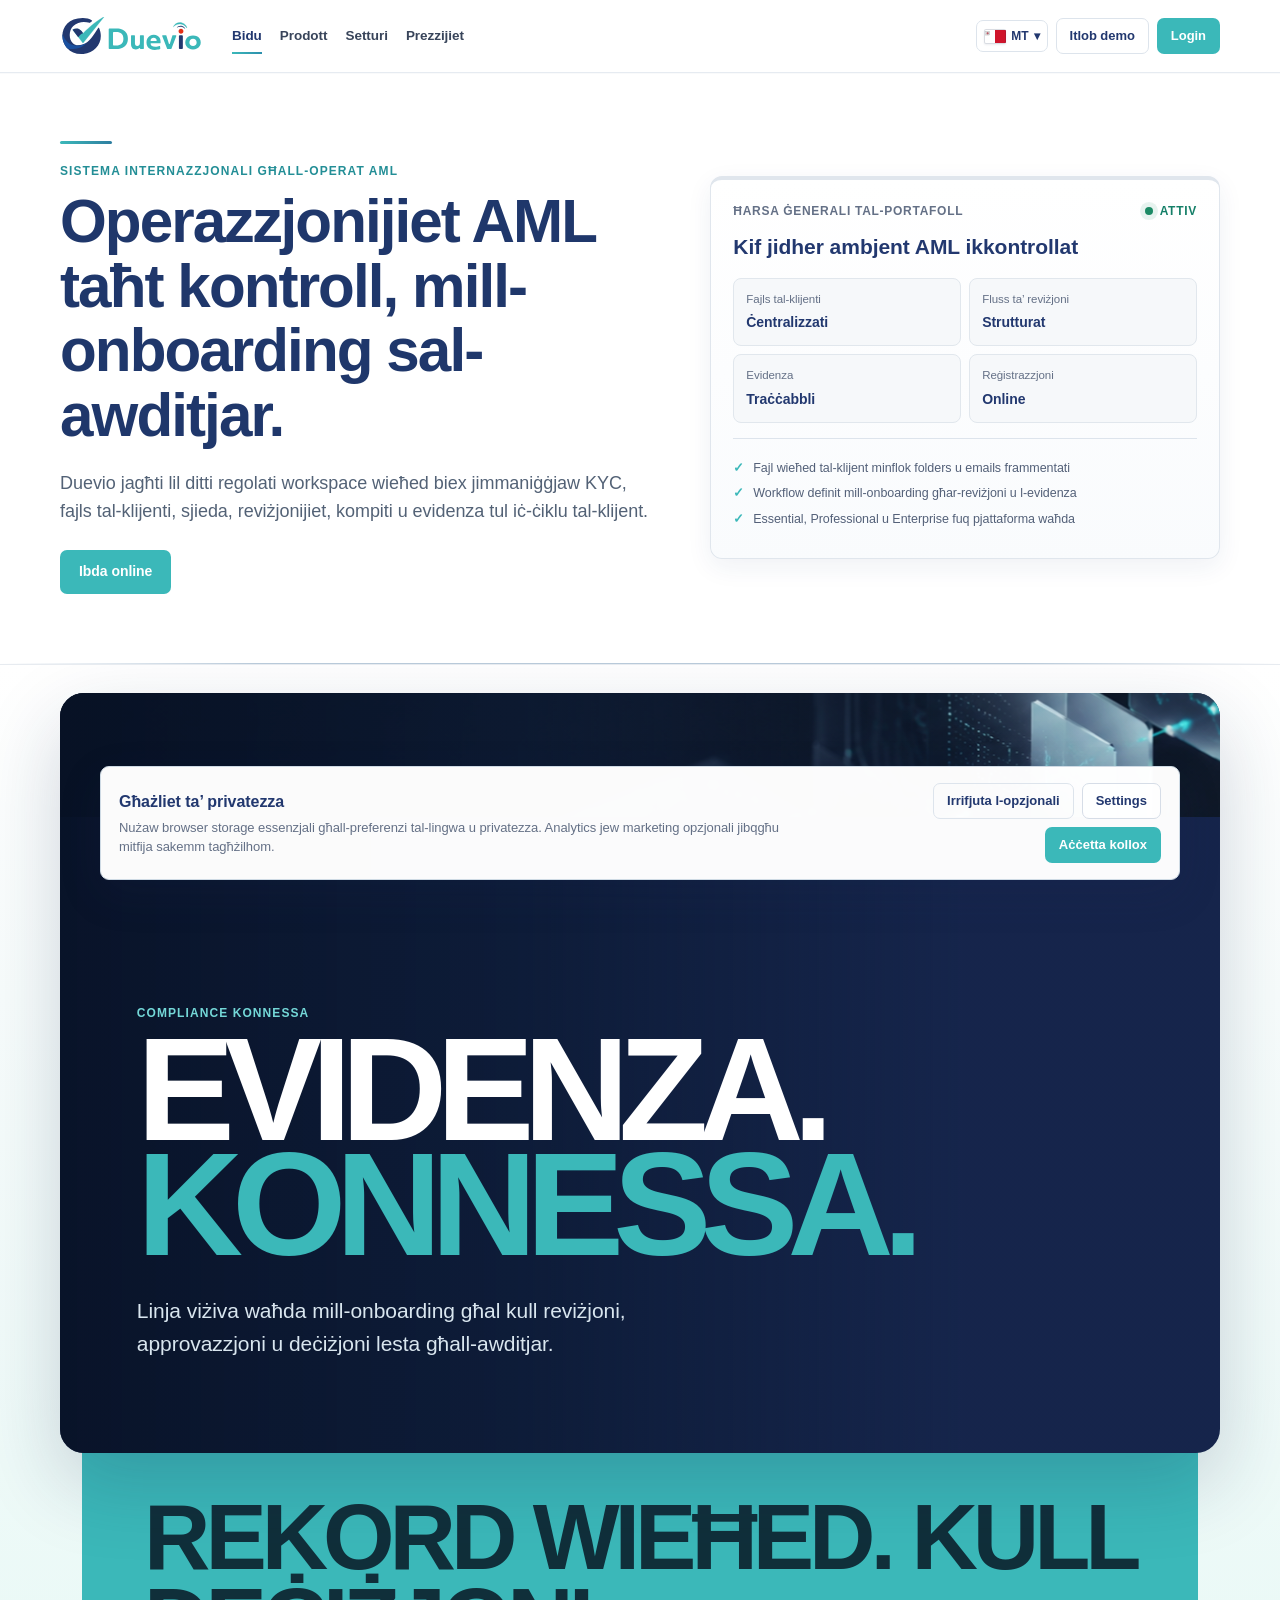
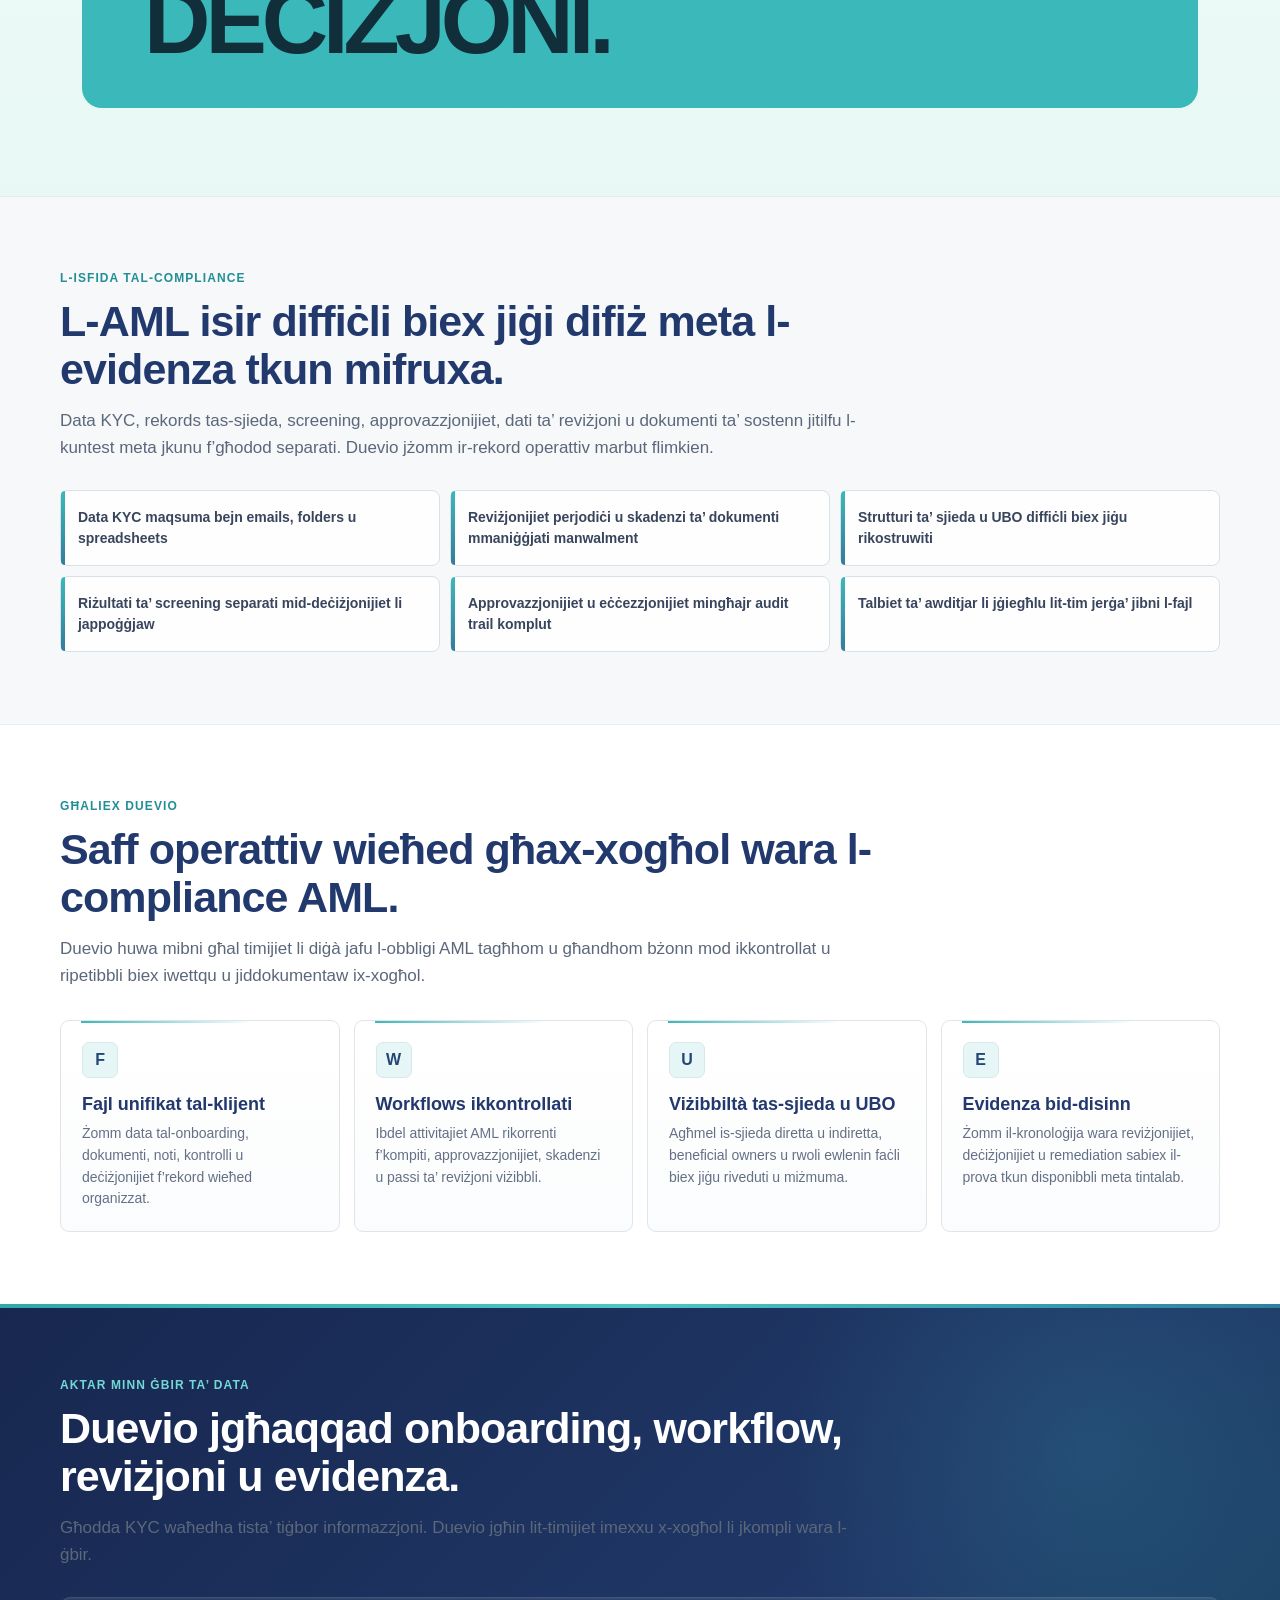
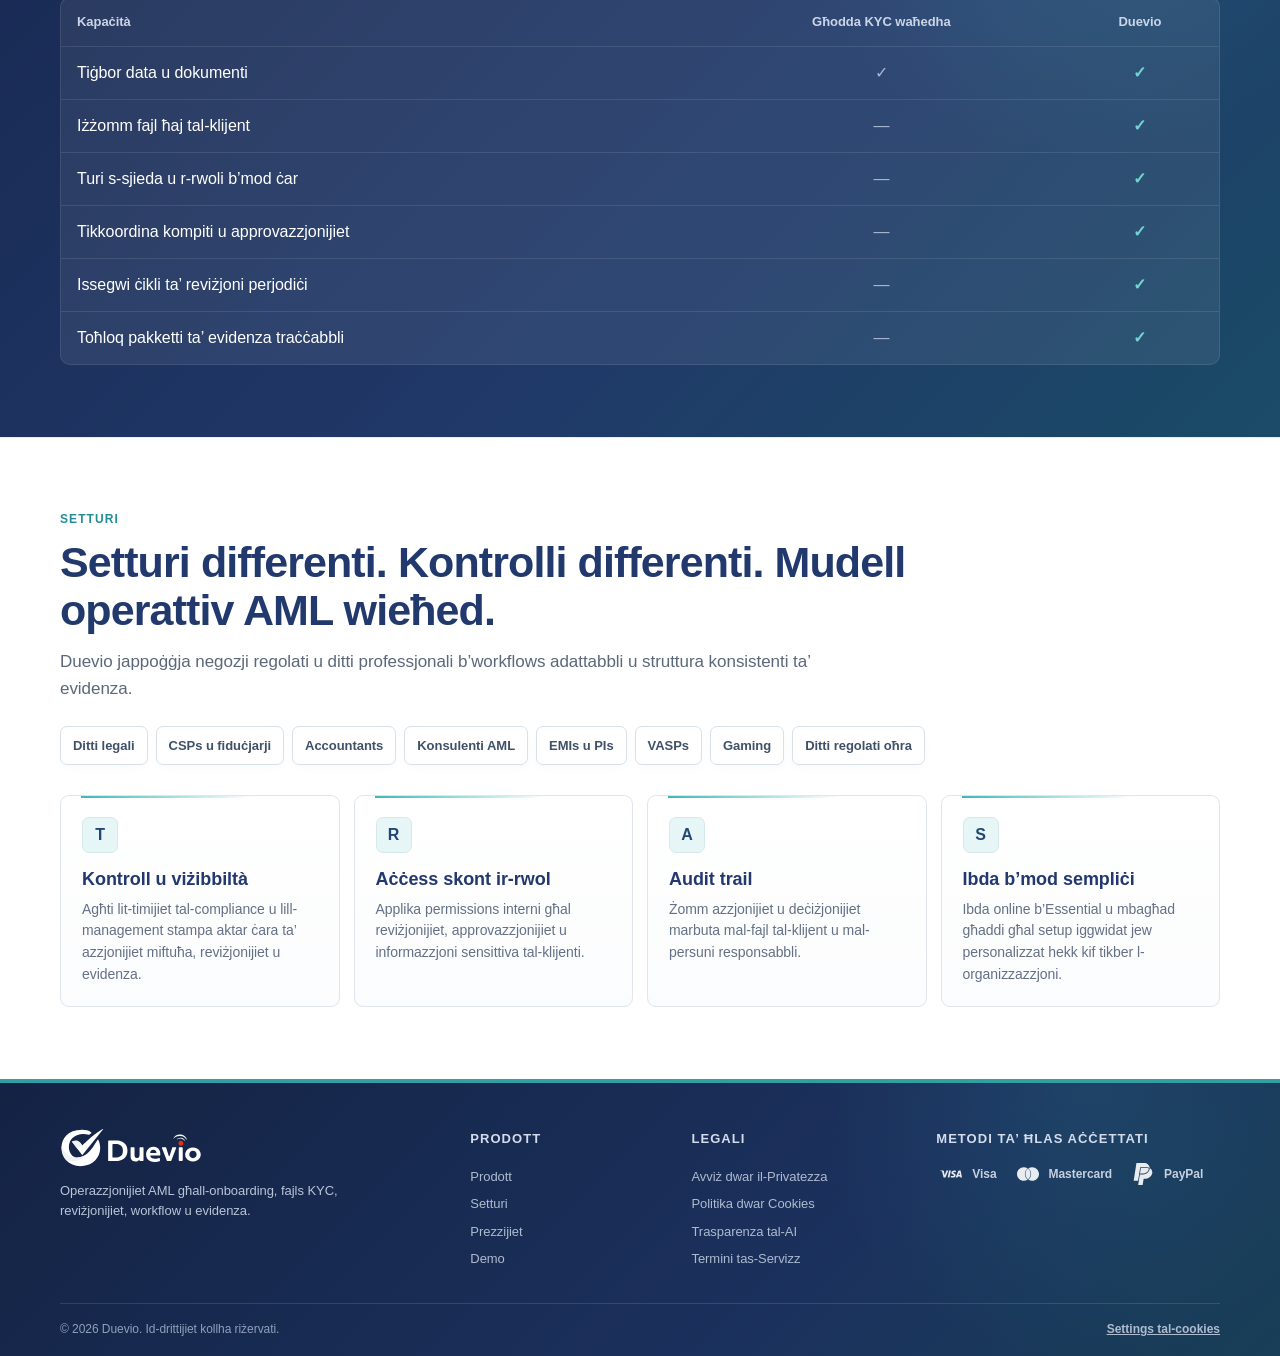
<file: mt/index.html>
<!doctype html>
<html lang="mt" data-lang="mt" data-root="../">
<head>
  <meta charset="utf-8">
  <meta name="viewport" content="width=device-width, initial-scale=1">
  <title>Duevio | Operazzjonijiet AML mill-onboarding sal-awditjar</title>
  <meta name="description" content="Immaniġġja KYC, fajls tal-klijenti, sjieda, reviżjonijiet, workflows u evidenza ta’ awditjar f’workspace AML wieħed.">
  <meta name="robots" content="index,follow,max-image-preview:large">
  <link rel="canonical" href="https://test.duevio.com/mt/">
  <link rel="alternate" hreflang="en" href="https://test.duevio.com/">
  <link rel="alternate" hreflang="it" href="https://test.duevio.com/it/">
  <link rel="alternate" hreflang="mt" href="https://test.duevio.com/mt/">
  <link rel="alternate" hreflang="de" href="https://test.duevio.com/de/">
  <link rel="alternate" hreflang="es" href="https://test.duevio.com/es/">
  <link rel="alternate" hreflang="fr" href="https://test.duevio.com/fr/">
  <link rel="alternate" hreflang="ru" href="https://test.duevio.com/ru/">
  <link rel="alternate" hreflang="x-default" href="https://test.duevio.com/">
  <link rel="icon" href="../assets/img/brand-DUEVIO-01.svg" type="image/svg+xml">
  <style>html,body{margin:0;min-height:100%;background:#f4f7fb;font-family:Arial,sans-serif}.locale-loading{min-height:100vh;display:grid;place-items:center;color:#22386f}.locale-loading img{width:150px;margin:0 auto 18px}</style>
</head>
<body>
  <div class="locale-loading"><div><img src="../assets/img/brand-DUEVIO-01.svg" alt="Duevio"><div>Qed titgħabba l-verżjoni bil-Malti…</div></div></div>
  <script>
  (async()=>{
    try{
      const response=await fetch('../index.html',{cache:'no-cache'});
      let html=await response.text();
      html=html.replace('<html lang="en" data-lang="en" data-root="">','<html lang="mt" data-lang="mt" data-root="../">');
      html=html.replaceAll('href="assets/','href="../assets/').replaceAll('src="assets/','src="../assets/');
      html=html.replace('href="it/" data-lang-link="it"','href="../it/" data-lang-link="it"');
      html=html.replace('href="de/" data-lang-link="de"','href="../de/" data-lang-link="de"');
      html=html.replace('href="es/" data-lang-link="es"','href="../es/" data-lang-link="es"');
      html=html.replace('href="fr/" data-lang-link="fr"','href="../fr/" data-lang-link="fr"');
      html=html.replace('href="ru/" data-lang-link="ru"','href="../ru/" data-lang-link="ru"');
      html=html.replace('role="menuitem" href="" data-lang-link="en"','role="menuitem" href="../" data-lang-link="en"');
      html=html.replace('<title>Duevio | AML operations from onboarding to audit</title>','<title>Duevio | Operazzjonijiet AML mill-onboarding sal-awditjar</title>');
      html=html.replace('<link rel="canonical" href="https://test.duevio.com/">','<link rel="canonical" href="https://test.duevio.com/mt/">');
      document.open();document.write(html);document.close();
    }catch(e){document.querySelector('.locale-loading').textContent='Ma setgħetx titgħabba l-verżjoni bil-Malti.';}
  })();
  </script>
</body>
</html>
</file>
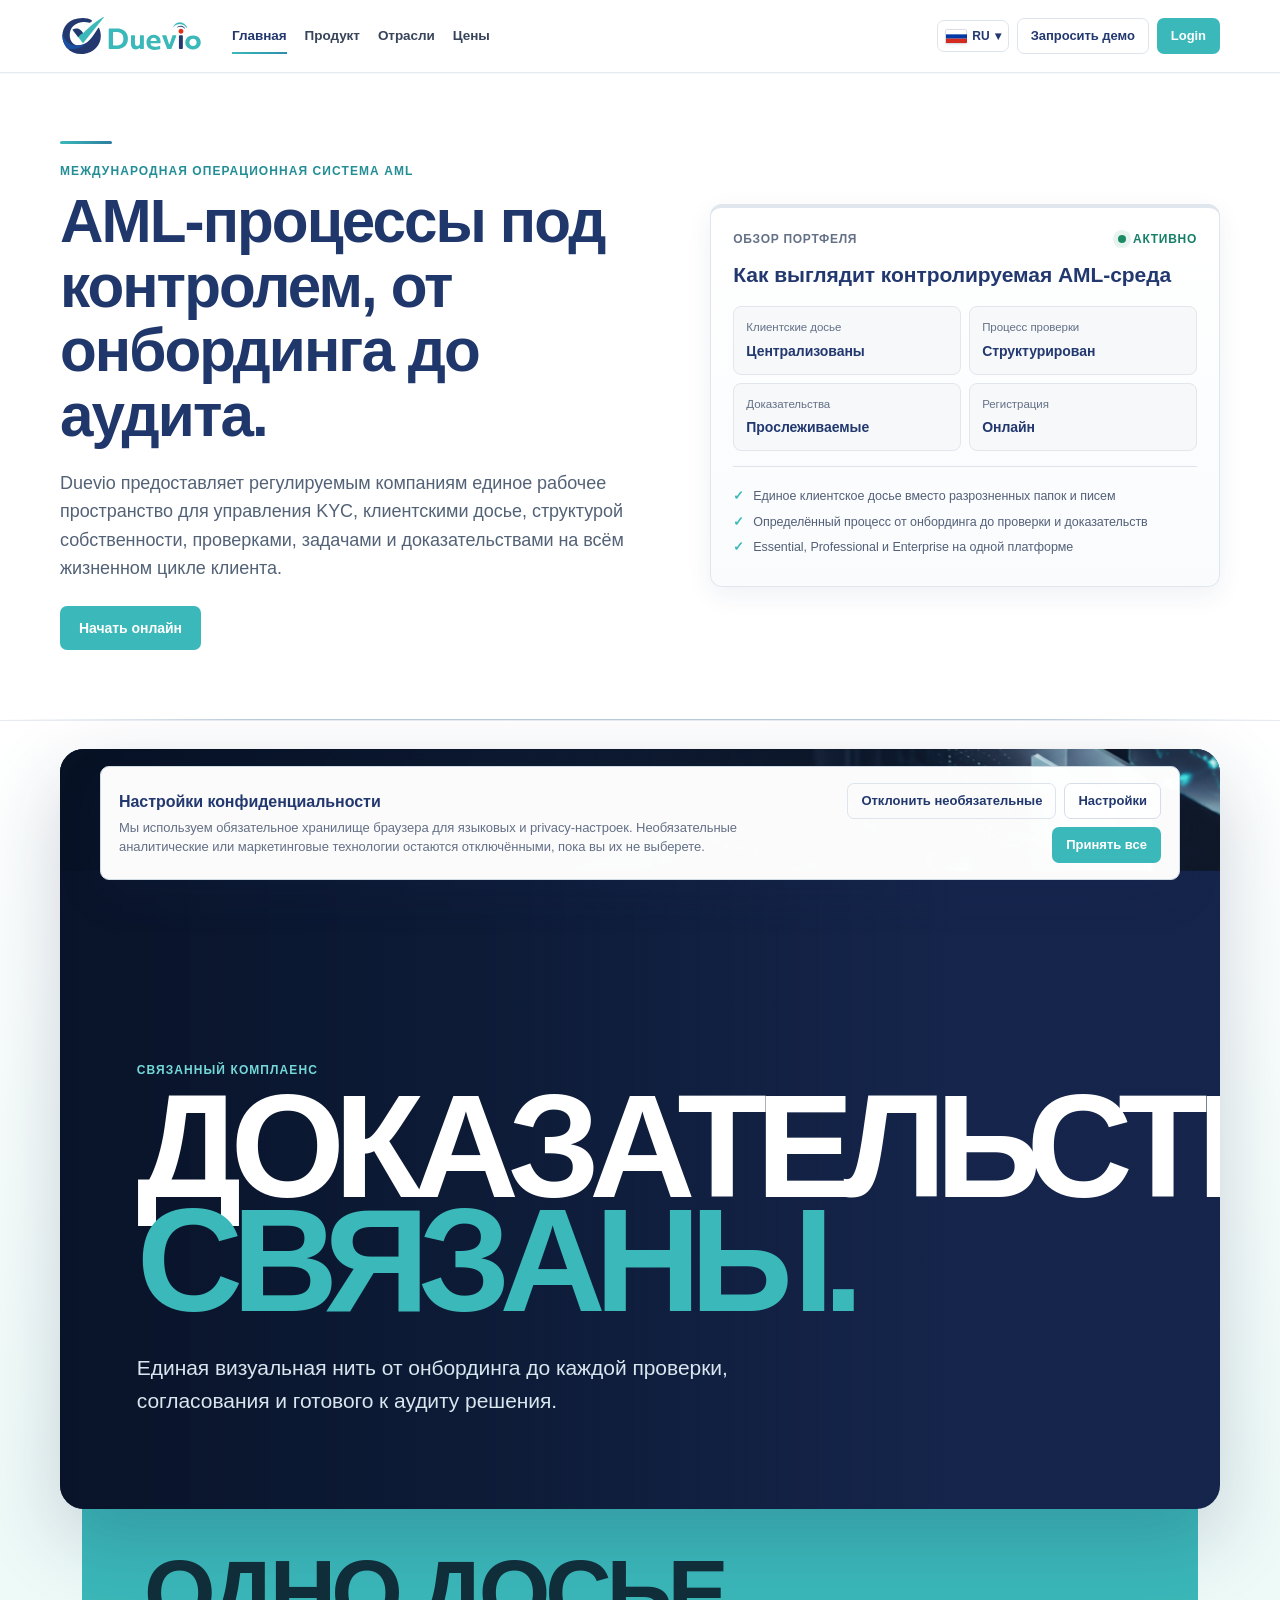
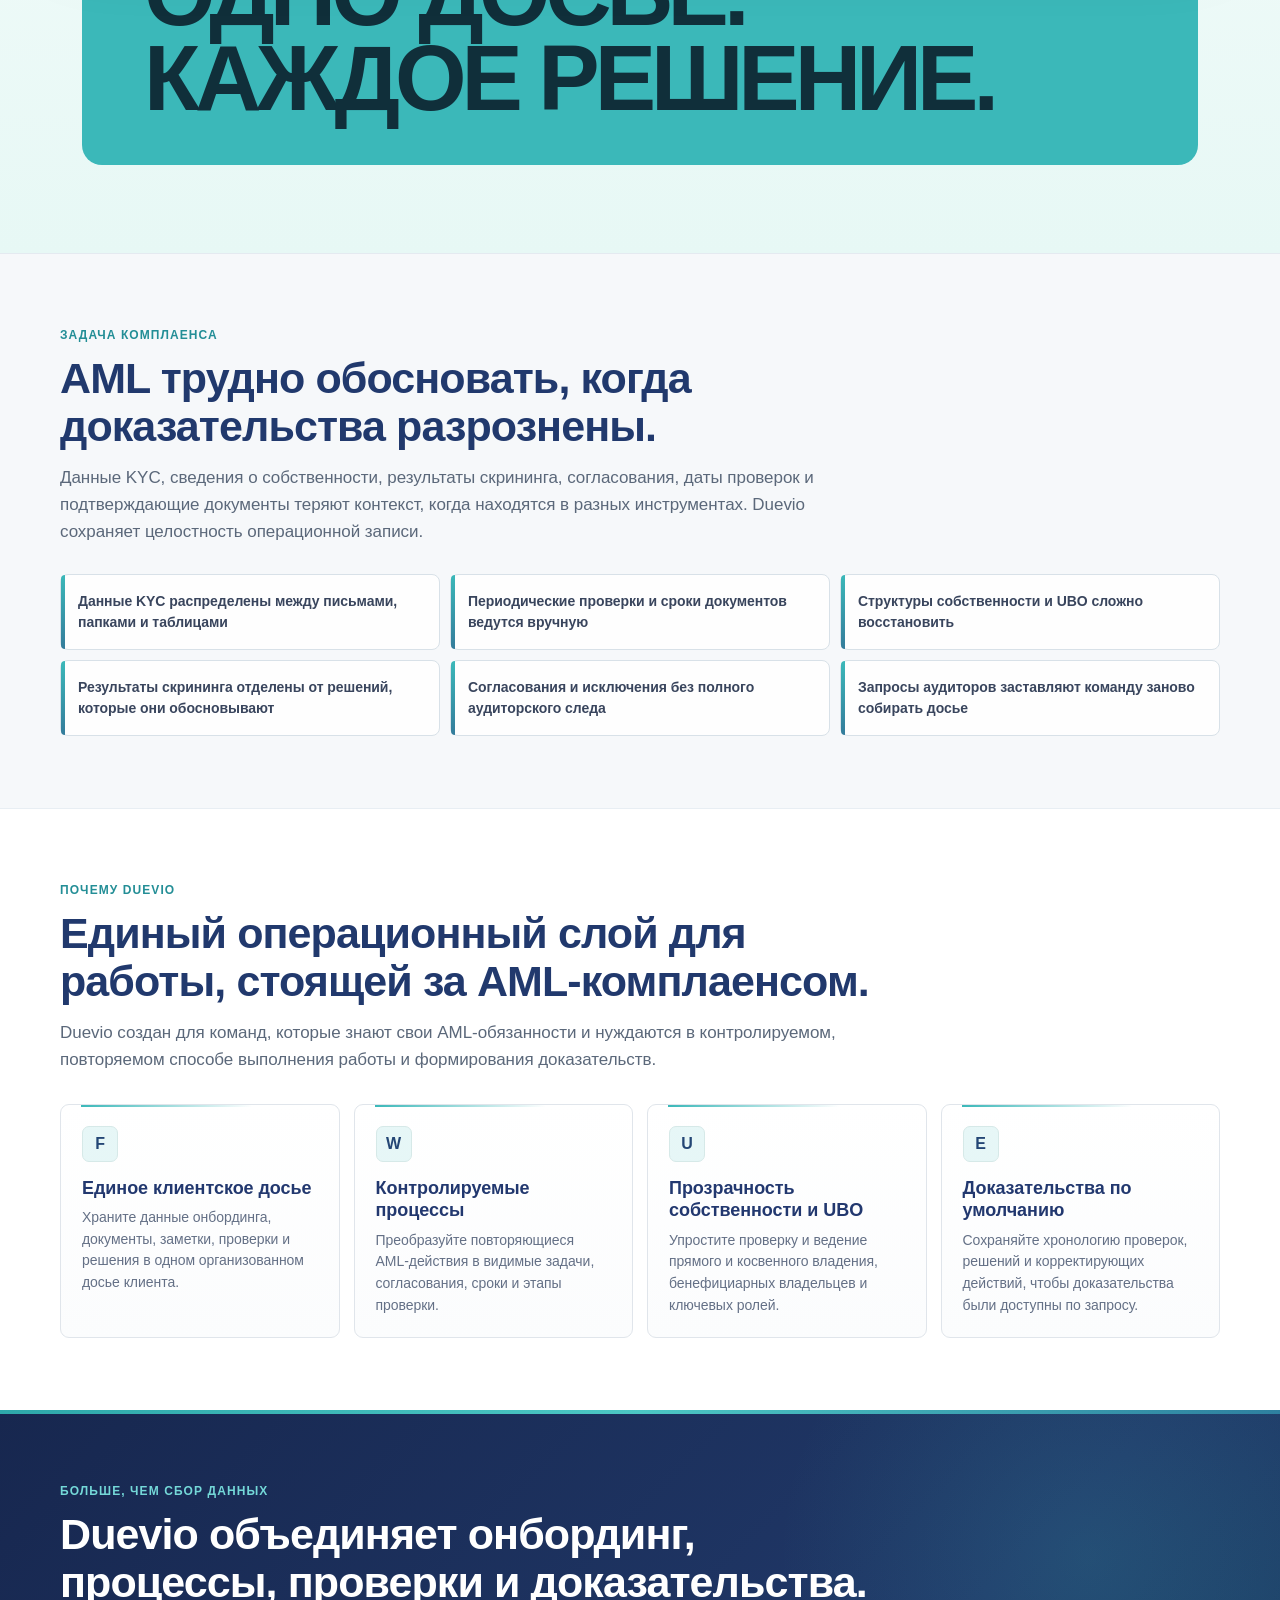
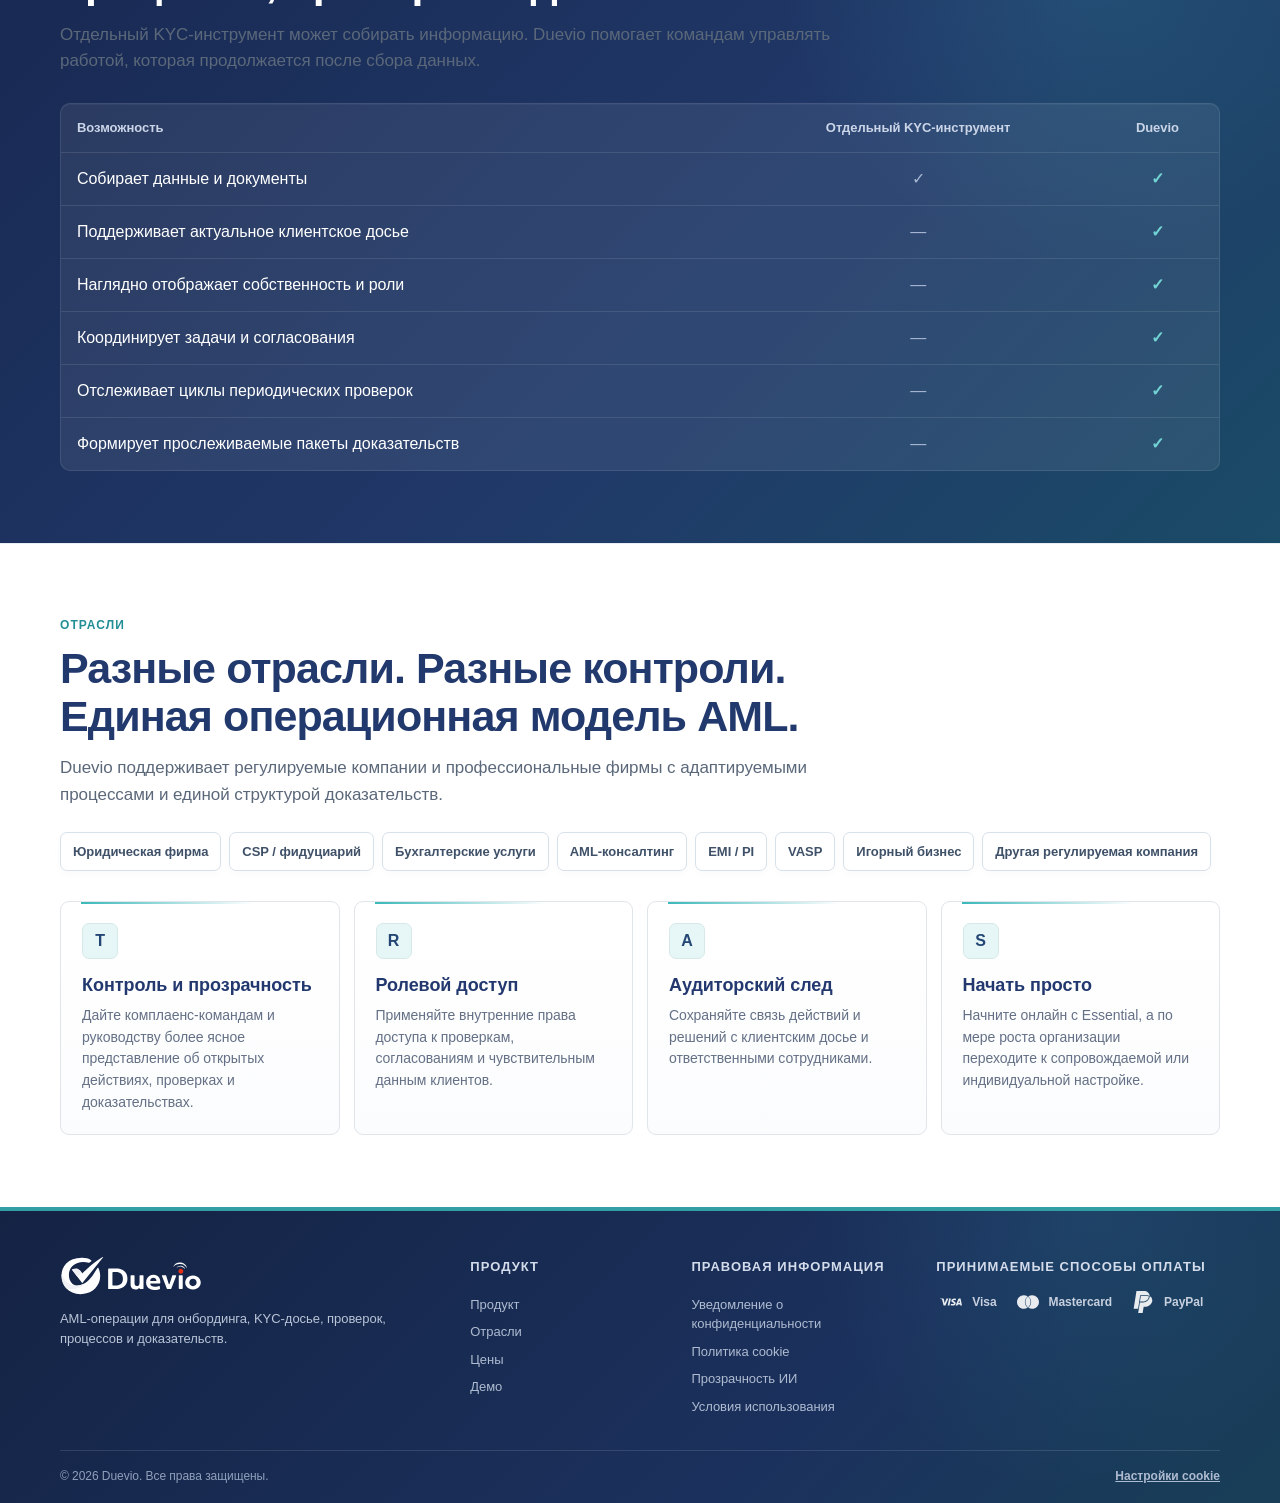
<file: ru/index.html>
<!DOCTYPE html>

<html data-lang="ru" data-root="../" lang="ru">
<head>
<meta charset="utf-8"/>
<meta content="width=device-width, initial-scale=1" name="viewport"/>
<title>Duevio | AML-процессы от онбординга до аудита</title>
<meta content="Управляйте KYC, клиентскими досье, собственностью, проверками, процессами и аудиторскими доказательствами в едином AML-пространстве." name="description"/>
<meta content="index,follow,max-image-preview:large" name="robots"/>
<meta content="#22386f" name="theme-color"/>
<meta content="website" property="og:type"/>
<meta content="Duevio | AML-процессы от онбординга до аудита" property="og:title"/>
<meta content="Управляйте KYC, клиентскими досье, собственностью, проверками, процессами и аудиторскими доказательствами в едином AML-пространстве." property="og:description"/>
<meta content="../assets/img/brand-DUEVIO-01.svg" property="og:image"/>
<meta content="Duevio" property="og:site_name"/>
<meta content="summary_large_image" name="twitter:card"/>
<link href="https://test.duevio.com/ru/" rel="canonical"/>
<link href="https://test.duevio.com/" hreflang="en" rel="alternate"/>
<link href="https://test.duevio.com/it/" hreflang="it" rel="alternate"/>
<link href="https://test.duevio.com/de/" hreflang="de" rel="alternate"/>
<link href="https://test.duevio.com/es/" hreflang="es" rel="alternate"/>
<link href="https://test.duevio.com/fr/" hreflang="fr" rel="alternate"/>
<link href="https://test.duevio.com/ru/" hreflang="ru" rel="alternate"/>
<link href="https://test.duevio.com/" hreflang="x-default" rel="alternate"/>
<link href="../assets/img/brand-DUEVIO-01.svg" rel="icon" type="image/svg+xml"/>
<link href="../assets/css/styles.css" rel="stylesheet"/>
  <link rel="stylesheet" href="../assets/css/test-alignment.css">
<script defer="" src="../assets/js/app.js"></script>
</head>
<body>
<a class="skip-link" data-i18n="access.skip" href="#main">Перейти к содержимому</a>
<header class="site-header">
<div class="container header-inner">
<a aria-label="Duevio home" class="brand" href="#home">
<img alt="Duevio" src="../assets/img/brand-DUEVIO-01.svg"/>
</a>
<nav aria-label="Primary navigation" class="desktop-nav">
<a data-i18n="nav.home" data-route="home" href="#home">Главная</a>
<a data-i18n="nav.product" data-route="product" href="#product">Продукт</a>
<a data-i18n="nav.industries" data-route="industries" href="#industries">Отрасли</a>
<a data-i18n="nav.plans" data-route="pricing" href="#pricing">Цены</a>
<!-- <a data-i18n="nav.signup" data-route="signup" href="#signup">Регистрация</a> -->
<!-- <a data-i18n="nav.demo" data-route="demo" href="#demo">Демо</a> -->
</nav>
<div class="header-actions">
<div class="language-switcher">
<button aria-expanded="false" aria-haspopup="true" class="language-button" id="languageButton" type="button">
<span class="language-code">EN</span><span aria-hidden="true">▾</span>
</button>
<div class="language-menu" hidden="" id="languageMenu" role="menu">
<a data-lang-link="en" href="../" role="menuitem">English</a>
<a data-lang-link="it" href="../it/" role="menuitem">Italiano</a>
<a data-lang-link="de" href="../de/" role="menuitem">Deutsch</a>
<a data-lang-link="es" href="../es/" role="menuitem">Español</a>
<a data-lang-link="fr" href="../fr/" role="menuitem">Français</a>
<a data-lang-link="ru" href="../ru/" role="menuitem">Русский</a>
</div>
</div>
<a class="button button-ghost compact desktop-cta" data-i18n="cta.bookDemo" href="#demo">Запросить демо</a>
<a class="button button-primary compact desktop-cta" href="https://suite.duevio.com/" target="_blank" rel="noopener noreferrer">Login</a>
<button aria-controls="mobileNav" aria-expanded="false" aria-label="Open menu" class="mobile-menu-button" type="button">☰</button>
</div>
</div>
<nav aria-label="Mobile navigation" class="mobile-nav" hidden="" id="mobileNav">
<a data-i18n="nav.home" href="#home">Главная</a>
<a data-i18n="nav.product" href="#product">Продукт</a>
<a data-i18n="nav.industries" href="#industries">Отрасли</a>
<a data-i18n="nav.plans" href="#pricing">Цены</a>
<!-- <a data-i18n="nav.signup" href="#signup">Регистрация</a> -->
<!-- <a data-i18n="nav.demo" href="#demo">Демо</a> -->
</nav>
</header>
<main id="main">
<section aria-labelledby="home-title" class="page active" data-page="home">
<div class="hero hero-home">
<div class="container hero-grid">
<div class="hero-copy">
<p class="eyebrow" data-i18n="home.eyebrow">Международная операционная система AML</p>
<h1 data-i18n="home.title" id="home-title">AML-процессы под контролем, от онбординга до аудита.</h1>
<p class="lead" data-i18n="home.lead">Duevio предоставляет регулируемым компаниям единое рабочее пространство для управления KYC, клиентскими досье, структурой собственности, проверками, задачами и доказательствами на всём жизненном цикле клиента.</p>
<div class="button-row">
<a class="button button-primary" data-i18n="cta.startOnline" href="#pricing">Начать онлайн</a>

</div>
</div>
<div aria-label="Portfolio overview" class="overview-card">
<div class="overview-head">
<span data-i18n="home.overviewLabel">Обзор портфеля</span>
<span class="status-dot"><span></span><span data-i18n="home.live">Активно</span></span>
</div>
<h2 data-i18n="home.overviewTitle">Как выглядит контролируемая AML-среда</h2>
<div class="metric-grid">
<div><span data-i18n="home.metric1Label">Клиентские досье</span><strong data-i18n="home.metric1Value">Централизованы</strong></div>
<div><span data-i18n="home.metric2Label">Процесс проверки</span><strong data-i18n="home.metric2Value">Структурирован</strong></div>
<div><span data-i18n="home.metric3Label">Доказательства</span><strong data-i18n="home.metric3Value">Прослеживаемые</strong></div>
<div><span data-i18n="home.metric4Label">Регистрация</span><strong data-i18n="home.metric4Value">Онлайн</strong></div>
</div>
<div class="highlight-list">
<p><span>✓</span><span data-i18n="home.highlight1">Единое клиентское досье вместо разрозненных папок и писем</span></p>
<p><span>✓</span><span data-i18n="home.highlight2">Определённый процесс от онбординга до проверки и доказательств</span></p>
<p><span>✓</span><span data-i18n="home.highlight3">Essential, Professional и Enterprise на одной платформе</span></p>
</div>
</div>
</div>
</div>
<section class="home-visual-section" aria-labelledby="home-visual-title">
  <div class="container home-visual-shell">
    <div class="home-visual-media" data-parallax-scene>
      <img src="../assets/img/duevio-connected-evidence.png" alt="" loading="lazy" data-parallax-media>
      <div class="home-visual-shade" aria-hidden="true"></div>
      <div class="home-visual-copy">
        <p class="eyebrow light" data-i18n="home.visualEyebrow">Связанный комплаенс</p>
        <h2 id="home-visual-title"><span data-i18n="home.visualLine1">Доказательства.</span><span data-i18n="home.visualLine2">Связаны.</span></h2>
        <p data-i18n="home.visualLead">Единая визуальная нить от онбординга до каждой проверки, согласования и готового к аудиту решения.</p>
      </div>
    </div>
    <div class="home-green-statement"><p data-i18n="home.visualStatement">Одно досье. Каждое решение.</p></div>
  </div>
</section>

<section class="section section-light">
<div class="container">
<p class="eyebrow" data-i18n="home.challengeEyebrow">Задача комплаенса</p>
<h2 data-i18n="home.challengeTitle">AML трудно обосновать, когда доказательства разрознены.</h2>
<p class="section-lead" data-i18n="home.challengeLead">Данные KYC, сведения о собственности, результаты скрининга, согласования, даты проверок и подтверждающие документы теряют контекст, когда находятся в разных инструментах. Duevio сохраняет целостность операционной записи.</p>
<div class="problem-grid">
<div data-i18n="home.problem1">Данные KYC распределены между письмами, папками и таблицами</div>
<div data-i18n="home.problem2">Периодические проверки и сроки документов ведутся вручную</div>
<div data-i18n="home.problem3">Структуры собственности и UBO сложно восстановить</div>
<div data-i18n="home.problem4">Результаты скрининга отделены от решений, которые они обосновывают</div>
<div data-i18n="home.problem5">Согласования и исключения без полного аудиторского следа</div>
<div data-i18n="home.problem6">Запросы аудиторов заставляют команду заново собирать досье</div>
</div>
</div>
</section>
<section class="section">
<div class="container">
<p class="eyebrow" data-i18n="home.whyEyebrow">Почему Duevio</p>
<h2 data-i18n="home.whyTitle">Единый операционный слой для работы, стоящей за AML-комплаенсом.</h2>
<p class="section-lead" data-i18n="home.whyLead">Duevio создан для команд, которые знают свои AML-обязанности и нуждаются в контролируемом, повторяемом способе выполнения работы и формирования доказательств.</p>
<div class="feature-grid four">
<article class="feature-card"><span class="feature-icon">F</span><h3 data-i18n="home.feature1Title">Единое клиентское досье</h3><p data-i18n="home.feature1Text">Храните данные онбординга, документы, заметки, проверки и решения в одном организованном досье клиента.</p></article>
<article class="feature-card"><span class="feature-icon">W</span><h3 data-i18n="home.feature2Title">Контролируемые процессы</h3><p data-i18n="home.feature2Text">Преобразуйте повторяющиеся AML-действия в видимые задачи, согласования, сроки и этапы проверки.</p></article>
<article class="feature-card"><span class="feature-icon">U</span><h3 data-i18n="home.feature3Title">Прозрачность собственности и UBO</h3><p data-i18n="home.feature3Text">Упростите проверку и ведение прямого и косвенного владения, бенефициарных владельцев и ключевых ролей.</p></article>
<article class="feature-card"><span class="feature-icon">E</span><h3 data-i18n="home.feature4Title">Доказательства по умолчанию</h3><p data-i18n="home.feature4Text">Сохраняйте хронологию проверок, решений и корректирующих действий, чтобы доказательства были доступны по запросу.</p></article>
</div>
</div>
</section>
<section class="section section-navy">
<div class="container">
<p class="eyebrow light" data-i18n="home.compareEyebrow">Больше, чем сбор данных</p>
<h2 class="light" data-i18n="home.compareTitle">Duevio объединяет онбординг, процессы, проверки и доказательства.</h2>
<p class="section-lead light-muted" data-i18n="home.compareLead">Отдельный KYC-инструмент может собирать информацию. Duevio помогает командам управлять работой, которая продолжается после сбора данных.</p>
<div class="comparison-wrap">
<table class="comparison-table">
<thead><tr><th data-i18n="home.tableCapability">Возможность</th><th data-i18n="home.tableKyc">Отдельный KYC-инструмент</th><th>Duevio</th></tr></thead>
<tbody>
<tr><td data-i18n="home.row1">Собирает данные и документы</td><td>✓</td><td>✓</td></tr>
<tr><td data-i18n="home.row2">Поддерживает актуальное клиентское досье</td><td>—</td><td>✓</td></tr>
<tr><td data-i18n="home.row3">Наглядно отображает собственность и роли</td><td>—</td><td>✓</td></tr>
<tr><td data-i18n="home.row4">Координирует задачи и согласования</td><td>—</td><td>✓</td></tr>
<tr><td data-i18n="home.row5">Отслеживает циклы периодических проверок</td><td>—</td><td>✓</td></tr>
<tr><td data-i18n="home.row6">Формирует прослеживаемые пакеты доказательств</td><td>—</td><td>✓</td></tr>
</tbody>
</table>
</div>
</div>
</section>
<section class="section">
<div class="container">
<p class="eyebrow" data-i18n="home.industriesEyebrow">Отрасли</p>
<h2 data-i18n="home.industriesTitle">Разные отрасли. Разные контроли. Единая операционная модель AML.</h2>
<p class="section-lead" data-i18n="home.industriesLead">Duevio поддерживает регулируемые компании и профессиональные фирмы с адаптируемыми процессами и единой структурой доказательств.</p>
<div class="pill-grid">
<span data-i18n="sector.law">Юридическая фирма</span><span data-i18n="sector.csp">CSP / фидуциарий</span><span data-i18n="sector.accountants">Бухгалтерские услуги</span><span data-i18n="sector.consultants">AML-консалтинг</span><span data-i18n="sector.emi">EMI / PI</span><span data-i18n="sector.vasp">VASP</span><span data-i18n="sector.gaming">Игорный бизнес</span><span data-i18n="sector.other">Другая регулируемая компания</span>
</div>
<div class="feature-grid four trust-grid">
<article class="feature-card"><span class="feature-icon">T</span><h3 data-i18n="home.trust1Title">Контроль и прозрачность</h3><p data-i18n="home.trust1Text">Дайте комплаенс-командам и руководству более ясное представление об открытых действиях, проверках и доказательствах.</p></article>
<article class="feature-card"><span class="feature-icon">R</span><h3 data-i18n="home.trust2Title">Ролевой доступ</h3><p data-i18n="home.trust2Text">Применяйте внутренние права доступа к проверкам, согласованиям и чувствительным данным клиентов.</p></article>
<article class="feature-card"><span class="feature-icon">A</span><h3 data-i18n="home.trust3Title">Аудиторский след</h3><p data-i18n="home.trust3Text">Сохраняйте связь действий и решений с клиентским досье и ответственными сотрудниками.</p></article>
<article class="feature-card"><span class="feature-icon">S</span><h3 data-i18n="home.trust4Title">Начать просто</h3><p data-i18n="home.trust4Text">Начните онлайн с Essential, а по мере роста организации переходите к сопровождаемой или индивидуальной настройке.</p></article>
</div>
</div>
</section>
</section>
<section aria-labelledby="product-title" class="page" data-page="product" hidden="">
<div class="hero subhero"><div class="container hero-grid"><div class="hero-copy"><p class="eyebrow" data-i18n="product.eyebrow">Продукт</p><h1 data-i18n="product.title" id="product-title">Структурированное AML-пространство для онбординга, мониторинга и доказательств.</h1><p class="lead" data-i18n="product.lead">Управляйте операционной стороной AML-комплаенса в единой среде, от первичного приёма клиента до периодических проверок, устранения недостатков и подготовки доказательств.</p><div class="button-row"><a class="button button-primary" data-i18n="cta.startOnline" href="#pricing">Начать онлайн</a></div></div><div class="overview-card"><div class="overview-head"><span data-i18n="product.overviewLabel">Обзор продукта</span><span class="status-dot"><span></span><span data-i18n="product.modular">Модульный</span></span></div><h2 data-i18n="product.overviewTitle">Создан для ведения AML-процессов, а не только для сбора данных</h2><div class="metric-grid"><div><span data-i18n="product.metric1Label">Модули</span><strong>8+</strong></div><div><span data-i18n="product.metric2Label">Процессы</span><strong data-i18n="product.metric2Value">Структурированные</strong></div><div><span data-i18n="product.metric3Label">Доказательства</span><strong data-i18n="product.metric3Value">Экспортируемые</strong></div><div><span data-i18n="product.metric4Label">Масштабируемость</span><strong data-i18n="product.metric4Value">Встроенная</strong></div></div><div class="highlight-list"><p><span>✓</span><span data-i18n="product.highlight1">Управляемый онбординг, контроль документов и прозрачность собственности</span></p><p><span>✓</span><span data-i18n="product.highlight2">Задачи, согласования, циклы проверок и контроль устранения недостатков</span></p><p><span>✓</span><span data-i18n="product.highlight3">Доказательства остаются связанными с клиентским досье</span></p></div></div></div></div>
<section class="section"><div class="container"><p class="eyebrow" data-i18n="product.modulesEyebrow">Основные модули</p><h2 data-i18n="product.modulesTitle">Основные AML-модули для полного жизненного цикла клиента.</h2><p class="section-lead" data-i18n="product.modulesLead">Настройте операционную модель под клиентов, риск-подход и внутренние зоны ответственности.</p><div class="feature-grid three module-grid">
<article class="module-card"><span>1</span><h3 data-i18n="product.m1Title">Управляемый онбординг</h3><p data-i18n="product.m1Text">Создавайте адаптивные сценарии сбора данных для физических лиц, компаний и сложных структур.</p><ul><li data-i18n="product.m1a">Настраиваемые сценарии</li><li data-i18n="product.m1b">Структурированный сбор</li><li data-i18n="product.m1c">Качественный первичный сбор</li></ul></article>
<article class="module-card"><span>2</span><h3 data-i18n="product.m2Title">Карта собственности и ролей</h3><p data-i18n="product.m2Text">Включите деревья собственности, бенефициарных владельцев и ключевые роли в актуальное клиентское досье.</p><ul><li data-i18n="product.m2a">Прямое и косвенное владение</li><li data-i18n="product.m2b">Прозрачность ролей</li><li data-i18n="product.m2c">Поддержка подтверждения клиентом</li></ul></article>
<article class="module-card"><span>3</span><h3 data-i18n="product.m3Title">Динамические анкеты</h3><p data-i18n="product.m3Text">Используйте формы, которые адаптируются к типу клиента, структуре и уже собранной информации.</p><ul><li data-i18n="product.m3a">Настраиваемые формы</li><li data-i18n="product.m3b">Предзаполненные данные</li><li data-i18n="product.m3c">Меньше дублирования</li></ul></article>
<article class="module-card"><span>4</span><h3 data-i18n="product.m4Title">Контроль документов</h3><p data-i18n="product.m4Text">Рассматривайте документы как комплаенс-доказательства со статусом, сроком действия и контекстом.</p><ul><li data-i18n="product.m4a">Контроль сроков действия</li><li data-i18n="product.m4b">Контроль версий</li><li data-i18n="product.m4c">Ориентация на доказательства</li></ul></article>
<article class="module-card"><span>5</span><h3 data-i18n="product.m5Title">Проверки и напоминания</h3><p data-i18n="product.m5Text">Отслеживайте сроки, истекающие документы, открытые действия и устранение недостатков до появления пробелов.</p><ul><li data-i18n="product.m5a">Периодические проверки</li><li data-i18n="product.m5b">Поддержка эскалации</li><li data-i18n="product.m5c">Видимость открытых вопросов</li></ul></article>
<article class="module-card"><span>6</span><h3 data-i18n="product.m6Title">Экспорт доказательств</h3><p data-i18n="product.m6Text">Формируйте структурированные материалы для аудитов, инспекций, проверок партнёров и внутреннего контроля.</p><ul><li data-i18n="product.m6a">Пакеты доказательств</li><li data-i18n="product.m6b">Хронология клиента</li><li data-i18n="product.m6c">Быстрый поиск</li></ul></article>
</div></div></section>
<section class="section section-light"><div class="container"><p class="eyebrow" data-i18n="product.howEyebrow">Как это работает</p><h2 data-i18n="product.howTitle">Управляйте AML-процессом от онбординга до доказательств.</h2><p class="section-lead" data-i18n="product.howLead">Сохраняйте связь клиентского досье, задач и решений по мере развития отношений.</p><div class="steps-grid"><article><span>1</span><p data-i18n="product.step1">Собирайте данные и документы онбординга в управляемом процессе.</p></article><article><span>2</span><p data-i18n="product.step2">Формируйте актуальное досье с собственностью, ролями, проверками, заметками и решениями.</p></article><article><span>3</span><p data-i18n="product.step3">Отслеживайте задачи, согласования, проверки, исключения и устранение недостатков на одной панели.</p></article><article><span>4</span><p data-i18n="product.step4">Быстро находите доказательства при аудите, инспекции или запросе партнёра.</p></article></div></div></section>
<section class="section"><div class="container"><p class="eyebrow" data-i18n="product.integrationsEyebrow">Интеграции и готовность</p><h2 data-i18n="product.integrationsTitle">Подключите Duevio к источникам данных и системам, которые уже использует ваша команда.</h2><p class="section-lead" data-i18n="product.integrationsLead">Duevio может стать центром операционной AML-среды, сохраняя специализированных поставщиков для идентификации, скрининга и данных.</p><div class="integration-grid"><span data-i18n="product.int1">Провайдеры проверки личности</span><span data-i18n="product.int2">Провайдеры скрининга и списков наблюдения</span><span data-i18n="product.int3">Публичные реестры и корпоративные источники</span><span data-i18n="product.int4">Хранилища документов</span><span data-i18n="product.int5">CRM, core- и onboarding-системы</span><span data-i18n="product.int6">Уровень API и корпоративных интеграций</span></div></div></section>
</section>
<section aria-labelledby="industries-title" class="page" data-page="industries" hidden="">
<div class="hero subhero"><div class="container hero-grid"><div class="hero-copy"><p class="eyebrow" data-i18n="industries.eyebrow">Отрасли</p><h1 data-i18n="industries.title" id="industries-title">Разные отрасли. Разные контроли. Более ясный способ вести AML-работу.</h1><p class="lead" data-i18n="industries.lead">Duevio предназначен для регулируемых компаний и профессиональных фирм, которым нужны контролируемый онбординг, актуальные KYC-досье, регулярные проверки и доступные доказательства.</p><div class="button-row"><a class="button button-primary" data-i18n="cta.startOnline" href="#pricing">Начать онлайн</a></div></div><div class="overview-card"><div class="overview-head"><span data-i18n="industries.fit">Отраслевое соответствие</span><span class="status-dot"><span></span><span data-i18n="industries.international">Международный</span></span></div><h2 data-i18n="industries.overviewTitle">Для регулируемых операторов и профессиональных практик</h2><div class="metric-grid"><div><span data-i18n="industries.metric1Label">Отрасли</span><strong data-i18n="industries.metric1Value">Несколько</strong></div><div><span data-i18n="industries.metric2Label">Подход</span><strong data-i18n="industries.metric2Value">Гибкий</strong></div><div><span data-i18n="industries.metric3Label">Юрисдикции</span><strong data-i18n="industries.metric3Value">Адаптируемый</strong></div><div><span data-i18n="industries.metric4Label">Точка входа</span><strong data-i18n="industries.metric4Value">Онлайн</strong></div></div></div></div></div>
<section class="section"><div class="container"><div class="feature-grid three sector-grid">
<article class="sector-card"><span>L</span><h3 data-i18n="industries.s1Title">Юридические и профессиональные фирмы</h3><p data-i18n="industries.s1Text">Управляйте онбордингом клиентов, KYC-документами, сведениями о собственности и комплаенс-доказательствами по делам и отношениям.</p><ul><li data-i18n="industries.s1a">Качественный онбординг</li><li data-i18n="industries.s1b">Организация документов</li><li data-i18n="industries.s1c">Прослеживаемые решения</li></ul></article>
<article class="sector-card"><span>C</span><h3 data-i18n="industries.s2Title">CSP и фидуциарии</h3><p data-i18n="industries.s2Text">Ведите корпоративные досье, структуры бенефициарного владения, регулярные проверки и AML-доказательства по всему портфелю.</p><ul><li data-i18n="industries.s2a">Корпоративный онбординг</li><li data-i18n="industries.s2b">Карта UBO</li><li data-i18n="industries.s2c">Контроль регулярных проверок</li></ul></article>
<article class="sector-card"><span>E</span><h3 data-i18n="industries.s3Title">EMI, PI и регулируемые операторы</h3><p data-i18n="industries.s3Text">Координируйте контролируемый онбординг, внутренние согласования, циклы проверок и доказательства в надзорной среде.</p><ul><li data-i18n="industries.s3a">Поддержка корпоративного управления</li><li data-i18n="industries.s3b">Масштабируемый процесс</li><li data-i18n="industries.s3c">Подготовка доказательств</li></ul></article>
<article class="sector-card"><span>A</span><h3 data-i18n="industries.s4Title">Внешние AML-провайдеры и MLRO</h3><p data-i18n="industries.s4Text">Управляйте несколькими клиентскими портфелями, открытыми действиями, проверками и запросами доказательств в едином контролируемом пространстве.</p><ul><li data-i18n="industries.s4a">Управление несколькими клиентами</li><li data-i18n="industries.s4b">Разграниченный доступ</li><li data-i18n="industries.s4c">Контроль портфеля</li></ul></article>
<article class="sector-card"><span>I</span><h3 data-i18n="industries.s5Title">Международные компании</h3><p data-i18n="industries.s5Text">Адаптируйте процессы к разным юридическим лицам, юрисдикциям и внутренним моделям без фрагментации доказательств.</p><ul><li data-i18n="industries.s5a">Поддержка нескольких юрисдикций</li><li data-i18n="industries.s5b">Единая модель контроля</li><li data-i18n="industries.s5c">Многоязычный интерфейс</li></ul></article>
<article class="sector-card"><span>S</span><h3 data-i18n="industries.s6Title">Небольшие регулируемые компании</h3><p data-i18n="industries.s6Text">Начните с онлайн AML-пространства и переходите к сопровождаемому или индивидуальному внедрению по мере роста потребностей.</p><ul><li data-i18n="industries.s6a">Простой старт</li><li data-i18n="industries.s6b">Онлайн-регистрация</li><li data-i18n="industries.s6c">Путь расширения</li></ul></article>
</div></div></section>
</section>
<section aria-labelledby="pricing-title" class="page" data-page="pricing" hidden="">
<div class="hero subhero"><div class="container hero-grid"><div class="hero-copy"><p class="eyebrow" data-i18n="plans.eyebrow">Цены</p><h1 data-i18n="plans.title" id="pricing-title">Перестаньте вести AML-работу в разрозненных файлах и напоминаниях.</h1><p class="lead" data-i18n="plans.lead">Начните онлайн с Duevio Essential, выберите сопровождаемую настройку Professional или индивидуальное внедрение Enterprise для более сложных операций.</p><!-- <div class="button-row"><a class="button button-primary" data-i18n="cta.startNow" href="#signup">Начать сейчас</a><a class="button button-secondary" data-i18n="cta.bookDemo" href="#demo">Запросить демо</a></div> --></div><!-- <div class="overview-card"><div class="overview-head"><span data-i18n="plans.structure">Структура цен</span><span class="status-dot"><span></span><span data-i18n="plans.choice">Гибкая</span></span></div><h2 data-i18n="plans.overviewTitle">Выберите, как начать</h2><div class="metric-grid"><div><span>Essential</span><strong data-i18n="plans.online">Онлайн</strong></div><div><span>Professional</span><strong data-i18n="plans.guided">С сопровождением</strong></div><div><span>Enterprise</span><strong data-i18n="plans.tailored">Индивидуально</strong></div><div><span data-i18n="plans.activation">Активация</span><strong data-i18n="plans.immediate">Сразу*</strong></div></div><p class="micro" data-i18n="plans.activationNote">*Essential работает в режиме самообслуживания после создания аккаунта и оплаты. Professional и Enterprise проходят согласованный путь внедрения.</p></div> --></div></div>
<section class="section"><div class="container"><div class="pricing-grid">
<article class="price-card featured"><div class="price-tag" data-i18n="plans.startNow">Начать онлайн</div><h2>Essential</h2><p class="price"><strong>9,99 €</strong><span class="price-meta"><span><b aria-hidden="true">/</b> <span data-i18n="plans.perMonth">в месяц</span></span><small data-i18n="plans.billedAnnually">(ежегодная оплата)</small></span></p><p data-i18n="plans.essentialText">Организуйте онбординг, клиентские досье, проверки и доказательства в одном пространстве. Один пользователь включён, а при росте можно перейти на другой план.</p><ul><li data-i18n="plans.e1">Онлайн AML-пространство</li><li data-i18n="plans.e2">1 пользователь включён</li><li data-i18n="plans.e3">Доступна оплата по использованию</li><li data-i18n="plans.e4">Самостоятельное создание аккаунта</li><li data-i18n="plans.e5">Путь расширения</li></ul><a class="button button-primary block" data-i18n="cta.startNow" href="https://signup.duevio.com/signup.aspx" target="_blank" rel="noopener noreferrer">Начать сейчас</a></article>
<article class="price-card"><div class="price-tag" data-i18n="plans.growing">Для растущих команд</div><h2>Professional</h2><p class="price"><strong>49,99 €</strong><span class="price-meta"><span><b aria-hidden="true">/</b> <span data-i18n="plans.perMonth">в месяц</span></span><small data-i18n="plans.billedAnnually">(ежегодная оплата)</small></span></p><p class="price-description" data-i18n="plans.professionalText">Получите структурированные AML-процессы, видимость задач, согласования и контроль регулярных проверок с сопровождаемой настройкой.</p><ul><li data-i18n="plans.p1">Многопользовательская настройка</li><li data-i18n="plans.p2">Управляемый онбординг</li><li data-i18n="plans.p3">Процессы внутреннего контроля</li><li data-i18n="plans.p4">Поддержка настройки и онбординга</li><li data-i18n="plans.p5">Коммерческое сопровождение</li></ul><a class="button button-primary block" data-i18n="cta.startNow" href="https://signup.duevio.com/signup.aspx" target="_blank" rel="noopener noreferrer">Начать сейчас</a></article>
<article class="price-card"><div class="price-tag" data-i18n="plans.complex">Для сложных операторов</div><h2>Enterprise</h2><p class="price-description" data-i18n="plans.enterpriseText">Создайте индивидуальную операционную модель для сложной регулируемой среды, структур управления и интеграционных требований.</p><ul><li data-i18n="plans.x1">Индивидуальные процессы</li><li data-i18n="plans.x2">Поддержка сложного развёртывания</li><li data-i18n="plans.x3">Индивидуальное внедрение</li><li data-i18n="plans.x4">Планирование интеграций</li><li data-i18n="plans.x5">Консультация Enterprise</li></ul><a class="button button-secondary block" data-i18n="plans.discussEnterprise" href="#enterprise">Обсудить Enterprise</a></article>
</div><div class="payment-strip"><span data-i18n="payment.accepted">Принимаемые способы оплаты</span><div class="payment-logos"><figure><img alt="Visa" class="visa" src="../assets/img/visa.svg"/><figcaption>Visa</figcaption></figure><figure><img alt="Mastercard" class="mastercard" src="../assets/img/mastercard.svg"/><figcaption>Mastercard</figcaption></figure><figure><img alt="PayPal" class="paypal" src="../assets/img/paypal.svg"/><figcaption>PayPal</figcaption></figure></div><p data-i18n="payment.secure">Данные банковской карты и PayPal обрабатываются платёжным провайдером и не хранятся на этом маркетинговом сайте.</p></div></div></section>
</section>
<section aria-labelledby="signup-title" class="page" data-page="signup" hidden="">
<div class="hero subhero"><div class="container hero-grid"><div class="hero-copy"><p class="eyebrow" data-i18n="signup.eyebrow">Регистрация</p><h1 data-i18n="signup.title" id="signup-title">Выберите вариант Duevio, подходящий вашей организации.</h1><p class="lead" data-i18n="signup.lead">Essential работает в режиме самообслуживания. Создайте аккаунт, оплатите и откройте рабочее пространство. Professional и Enterprise начинаются с сопровождаемого коммерческого и внедренческого обсуждения.</p><div class="button-row"><a class="button button-primary" data-i18n="cta.startOnline" href="#pricing">Начать онлайн</a><a class="button button-secondary" data-i18n="cta.bookDemo" href="#demo">Запросить демо</a></div></div><div class="overview-card"><div class="overview-head"><span data-i18n="signup.onlineSignup">Онлайн-регистрация</span><span class="status-dot"><span></span><span data-i18n="signup.selfService">Самообслуживание</span></span></div><h2 data-i18n="signup.overviewTitle">Создайте аккаунт Duevio и начните онлайн</h2><div class="metric-grid"><div><span>Essential</span><strong data-i18n="signup.essentialPriceYear">€120 / год</strong></div><div><span data-i18n="signup.users">Пользователи</span><strong data-i18n="signup.oneIncluded">1 включён</strong></div><div><span>Professional</span><strong data-i18n="plans.guided">С сопровождением</strong></div><div><span>Enterprise</span><strong data-i18n="signup.consultation">Консультация</strong></div></div></div></div></div>
<section class="section"><div class="container"><div class="signup-layout"><div class="signup-main"><p class="eyebrow" data-i18n="signup.choosePlan">Выберите тариф</p><h2 data-i18n="signup.formTitle">Начните регистрацию Duevio</h2><div aria-label="Choose plan" class="plan-selector" role="radiogroup"><label><input checked="" name="selectedPlan" type="radio" value="Essential"/><span><strong>Essential</strong><small data-i18n="signup.essentialShort">€120 / год · 1 пользователь</small><em data-i18n="signup.essentialPlanText">Оплатите онлайн и откройте рабочее пространство</em></span></label><label><input name="selectedPlan" type="radio" value="Professional"/><span><strong>Professional</strong><small data-i18n="signup.profShort">Сопровождаемая многопользовательская настройка</small><em data-i18n="signup.profPlanText">Запросить настройку и предложение</em></span></label><label><input name="selectedPlan" type="radio" value="Enterprise"/><span><strong>Enterprise</strong><small data-i18n="signup.entShort">Индивидуальное внедрение</small><em data-i18n="signup.entPlanText">Запросить индивидуальное коммерческое предложение</em></span></label></div>
<form class="form-card" id="signup-form" novalidate=""><div class="form-grid"><label><span data-i18n="form.org">Название организации</span><input autocomplete="organization" data-i18n-placeholder="form.orgPlaceholder" name="organisation" placeholder="Введите название организации" required=""/></label><label><span data-i18n="form.name">Имя основного контакта</span><input autocomplete="name" data-i18n-placeholder="form.namePlaceholder" name="name" placeholder="Введите полное имя" required=""/></label><label><span data-i18n="form.email">Рабочая электронная почта</span><input autocomplete="email" name="email" placeholder="name@company.com" required="" type="email"/></label><label><span data-i18n="form.country">Страна / юрисдикция</span><select name="country" required=""><option data-i18n="form.select" value="">Выбрать</option><option data-i18n="country.italy">Италия</option><option data-i18n="country.malta">Мальта</option><option data-i18n="country.sanmarino">Сан-Марино</option><option data-i18n="country.germany">Германия</option><option data-i18n="country.france">Франция</option><option data-i18n="country.spain">Испания</option><option data-i18n="country.other">Другое</option></select></label><label><span data-i18n="form.business">Тип бизнеса</span><select name="business" required=""><option data-i18n="form.select" value="">Выбрать</option><option data-i18n="sector.law">Юридическая фирма</option><option data-i18n="sector.csp">CSP / фидуциарий</option><option data-i18n="sector.accountants">Бухгалтерские услуги</option><option data-i18n="sector.consultants">AML-консалтинг</option><option data-i18n="sector.emi">EMI / PI</option><option data-i18n="sector.vasp">VASP</option><option data-i18n="sector.gaming">Игорный бизнес</option><option data-i18n="sector.other">Другая регулируемая компания</option></select></label><label><span data-i18n="form.team">Ожидаемый размер команды</span><select name="team" required=""><option data-i18n="form.select" value="">Выбрать</option><option>1</option><option>2–5</option><option>6–20</option><option>21–50</option><option>50+</option></select></label><label><span data-i18n="form.password">Создать пароль</span><input autocomplete="new-password" data-i18n-placeholder="form.passwordPlaceholder" minlength="8" name="password" placeholder="Минимум 8 символов" required="" type="password"/></label><label><span data-i18n="form.confirmPassword">Подтвердить пароль</span><input autocomplete="new-password" data-i18n-placeholder="form.confirmPlaceholder" minlength="8" name="passwordConfirm" placeholder="Повторите пароль" required="" type="password"/></label></div><label class="full"><span data-i18n="form.need">Кратко опишите, что вам нужно</span><textarea name="needs" rows="4"></textarea></label><label class="checkbox"><input name="terms" required="" type="checkbox"/><span><span data-i18n="form.terms1">Я принимаю</span> <a data-i18n="legal.terms" href="#terms">Условия использования</a> <span data-i18n="form.and">и</span> <a data-i18n="legal.privacy" href="#privacy">Уведомление о конфиденциальности</a>.</span></label><label class="checkbox"><input name="marketing" type="checkbox"/><span data-i18n="form.marketing">Я хочу получать новости продукта и коммерческие сообщения. Согласие можно отозвать в любой момент.</span></label><div class="form-actions"><button class="button button-primary" data-i18n="signup.continuePayment" id="signupSubmit" type="submit">Перейти к безопасной оплате</button><button class="button button-ghost" data-i18n="form.clear" type="reset">Очистить форму</button></div><p aria-live="polite" class="form-status" id="signupStatus" role="status"></p></form></div>
<aside class="signup-side"><div class="summary-card"><h3 data-i18n="signup.summary">Сводка оплаты</h3><dl><div><dt data-i18n="signup.plan">Тариф</dt><dd id="summaryPlan">Essential</dd></div><div><dt data-i18n="signup.usersIncluded">Пользователи включены</dt><dd id="summaryUsers">1</dd></div><div><dt data-i18n="signup.amountToday">Сумма к оплате сегодня</dt><dd id="summaryAmount">€120</dd></div></dl><div class="payment-logos small"><figure><img alt="Visa" class="visa" src="../assets/img/visa.svg"/><figcaption>Visa</figcaption></figure><figure><img alt="Mastercard" class="mastercard" src="../assets/img/mastercard.svg"/><figcaption>Mastercard</figcaption></figure><figure><img alt="PayPal" class="paypal" src="../assets/img/paypal.svg"/><figcaption>PayPal</figcaption></figure></div><p class="micro" data-i18n="signup.paymentNote">Предварительная версия репозитория не отправляет платёжные данные. Рабочий checkout должен перенаправлять к настроенному платёжному провайдеру.</p></div><div class="summary-card"><h3 data-i18n="signup.next">Что происходит дальше</h3><ol class="next-list"><li><span>1</span><div><strong data-i18n="signup.next1Title" id="next1Title">Данные аккаунта</strong><p data-i18n="signup.next1Text" id="next1Text">Заполните сведения об организации и пользователе.</p></div></li><li><span>2</span><div><strong data-i18n="signup.next2Title" id="next2Title">Безопасная оплата</strong><p data-i18n="signup.next2Text" id="next2Text">Essential перенаправляет к платёжному провайдеру.</p></div></li><li><span>3</span><div><strong data-i18n="signup.next3Title" id="next3Title">Доступ к рабочему пространству</strong><p data-i18n="signup.next3Text" id="next3Text">Откройте рабочее пространство Essential после оплаты.</p></div></li></ol></div></aside>
</div></div></section>
</section>

    <section class="page" data-page="enterprise" aria-labelledby="enterprise-title" hidden>
      <div class="hero subhero"><div class="container hero-grid"><div class="hero-copy"><p class="eyebrow" data-i18n="enterprise.eyebrow">Enterprise</p><h1 id="enterprise-title" data-i18n="enterprise.title">Build a controlled AML operating model around your organisation.</h1><p class="lead" data-i18n="enterprise.lead">Tell us about your structure, jurisdictions and priorities. Our team will review the fit and arrange a focused Enterprise discovery call.</p></div><div class="overview-card"><div class="overview-head"><span data-i18n="enterprise.cardLabel">Enterprise consultation</span><span class="status-dot"><span></span><span>Duevio</span></span></div><h2 data-i18n="enterprise.cardTitle">Designed for complex regulated operations</h2><div class="metric-grid"><div><span data-i18n="enterprise.workflows">Workflows</span><strong data-i18n="enterprise.workflowsValue">Tailored</strong></div><div><span data-i18n="enterprise.rollout">Rollout</span><strong data-i18n="enterprise.rolloutValue">Guided</strong></div><div><span data-i18n="enterprise.integrations">Integrations</span><strong data-i18n="enterprise.integrationsValue">Planned</strong></div><div><span data-i18n="enterprise.governance">Governance</span><strong data-i18n="enterprise.governanceValue">Aligned</strong></div></div><div class="highlight-list"><p><span>✓</span><span data-i18n="enterprise.highlight1">A solution shaped around your operating model</span></p><p><span>✓</span><span data-i18n="enterprise.highlight2">A rollout plan aligned with teams and jurisdictions</span></p><p><span>✓</span><span data-i18n="enterprise.highlight3">A focused discussion with the right specialists</span></p></div></div></div></div>
      <section class="section section-light"><div class="container"><form id="enterprise-form" class="form-card demo-form enterprise-form" action="https://formsubmit.co/support@duevio.com" method="POST"><input type="hidden" name="_subject" value="New Duevio Enterprise enquiry"><input type="hidden" name="_template" value="table"><input type="hidden" name="_captcha" value="false"><input type="text" name="_honey" tabindex="-1" autocomplete="off" aria-hidden="true" style="display:none"><h2 data-i18n="enterprise.formTitle">Discuss your Enterprise requirements</h2><p class="section-lead enterprise-form-lead" data-i18n="enterprise.formLead">Share a few details so we can prepare a relevant, focused conversation.</p><div class="form-grid"><label><span data-i18n="form.org">Organisation name</span><input name="organisation" autocomplete="organization" required></label><label><span data-i18n="form.name">Main contact name</span><input name="name" autocomplete="name" required></label><label><span data-i18n="form.email">Work email</span><input type="email" name="email" autocomplete="email" required></label><label><span data-i18n="form.country">Country / jurisdiction</span><input name="country" required></label><label><span data-i18n="enterprise.orgType">Organisation type</span><select name="organisation_type" required><option value="" data-i18n="enterprise.orgTypePlaceholder">Select organisation type</option><option value="Law firm" data-i18n="sector.law">Law firm</option><option value="CSP / fiduciary" data-i18n="sector.csp">CSP / fiduciary</option><option value="Accountancy" data-i18n="sector.accountants">Accountancy</option><option value="AML consultancy" data-i18n="sector.consultants">AML consultancy</option><option value="EMI / PI" data-i18n="sector.emi">EMI / PI</option><option value="VASP" data-i18n="sector.vasp">VASP</option><option value="Gaming" data-i18n="sector.gaming">Gaming</option><option value="Other regulated firm" data-i18n="sector.other">Other regulated firm</option></select></label><label><span data-i18n="form.team">Expected team size</span><select name="team_size" required><option value="" data-i18n="form.select">Select</option><option>2–5</option><option>6–20</option><option>21–50</option><option>51–200</option><option>200+</option></select></label><label><span data-i18n="enterprise.jurisdictions">Operating jurisdictions</span><input name="operating_jurisdictions" data-i18n-placeholder="enterprise.jurisdictionsPlaceholder" placeholder="Countries or regions where you operate" required></label><label><span data-i18n="enterprise.timeline">Preferred implementation timeframe</span><select name="implementation_timeframe" required><option value="" data-i18n="enterprise.timelinePlaceholder">Select timeframe</option><option value="Within 3 months" data-i18n="enterprise.timeline1">Within 3 months</option><option value="3–6 months" data-i18n="enterprise.timeline2">3–6 months</option><option value="6–12 months" data-i18n="enterprise.timeline3">6–12 months</option><option value="Exploring options" data-i18n="enterprise.timeline4">Exploring options</option></select></label></div><label class="full"><span data-i18n="enterprise.priorities">Main priorities and requirements</span><textarea name="priorities" rows="5" required data-i18n-placeholder="enterprise.prioritiesPlaceholder" placeholder="Tell us what you need to improve, control or integrate"></textarea></label><label class="full"><span data-i18n="enterprise.currentStack">Current systems or processes</span><textarea name="current_systems" rows="3" data-i18n-placeholder="enterprise.currentStackPlaceholder" placeholder="Optional: describe your current AML tools and workflow"></textarea></label><label class="checkbox"><input type="checkbox" name="privacy_accepted" value="yes" required><span><span data-i18n="enterprise.privacyConsent">I have read the</span> <a href="#privacy" data-i18n="legal.privacy">Privacy Notice</a>.</span></label><button class="button button-primary" type="submit" data-i18n="enterprise.submit">Request Enterprise consultation</button><p class="form-status" id="enterpriseStatus" role="status" aria-live="polite"></p></form></div></section>
    </section>
<section aria-labelledby="demo-title" class="page" data-page="demo" hidden="">
<div class="hero subhero"><div class="container hero-grid"><div class="hero-copy"><p class="eyebrow" data-i18n="demo.eyebrow">Демо</p><h1 data-i18n="demo.title" id="demo-title">Посмотрите, как Duevio вписывается в вашу операционную модель AML.</h1><p class="lead" data-i18n="demo.lead">На ознакомительном звонке разберите текущий онбординг, структуру KYC-досье, процесс проверок и требования к доказательствам, чтобы определить подходящую точку старта.</p><div class="button-row"><a class="button button-primary" data-i18n="demo.book" href="#demo-form">Запросить демо</a><a class="button button-secondary" data-i18n="cta.startOnline" href="#pricing">Начать онлайн</a></div></div><div class="overview-card"><div class="overview-head"><span data-i18n="demo.path">Путь выбора</span><span class="status-dot"><span></span><span data-i18n="demo.clear">Понятный</span></span></div><h2 data-i18n="demo.overviewTitle">Выберите подходящий вариант Duevio для вашей организации</h2><div class="metric-grid"><div><span data-i18n="demo.discovery">Анализ</span><strong data-i18n="demo.focused">Предметный</strong></div><div><span data-i18n="nav.signup">Регистрация</span><strong data-i18n="plans.online">Онлайн</strong></div><div><span data-i18n="nav.plans">Цены</span><strong data-i18n="demo.visible">Прозрачный</strong></div><div><span data-i18n="demo.followup">Сопровождение</span><strong data-i18n="product.metric2Value">Структурированные</strong></div></div></div></div></div>
<section class="section"><div class="container"><div class="steps-grid demo-steps"><article><span>1</span><h3 data-i18n="demo.step1Title">Понять вашу AML-модель</h3><p data-i18n="demo.step1Text">Обсудите онбординг, структуру KYC-досье, циклы проверок и текущие операционные сложности.</p></article><article><span>2</span><h3 data-i18n="demo.step2Title">Увидеть Duevio в контексте</h3><p data-i18n="demo.step2Text">Посмотрите, как клиентские досье, задачи, собственность, проверки и доказательства могут работать вместе.</p></article><article><span>3</span><h3 data-i18n="demo.step3Title">Выбрать точку старта</h3><p data-i18n="demo.step3Text">Определите, что лучше подходит вашей организации: Essential, Professional или Enterprise.</p></article><article><span>4</span><h3 data-i18n="demo.step4Title">Спланировать внедрение</h3><p data-i18n="demo.step4Text">Согласуйте настройку, миграцию, поддержку онбординга и приоритеты интеграции, где это требуется.</p></article></div><form class="form-card demo-form" id="demo-form" action="https://formsubmit.co/support@duevio.com" method="POST"><input type="hidden" name="_subject" value="New Duevio demo request"><input type="hidden" name="_template" value="table"><input type="hidden" name="_captcha" value="false"><input type="text" name="_honey" tabindex="-1" autocomplete="off" aria-hidden="true" style="display:none"><h2 data-i18n="demo.formTitle">Запросить демо сейчас</h2><div class="form-grid"><label><span data-i18n="form.org">Название организации</span><input name="organisation" required=""/></label><label><span data-i18n="form.name">Имя основного контакта</span><input name="name" required=""/></label><label><span data-i18n="form.email">Рабочая электронная почта</span><input name="email" required="" type="email"/></label><label><span data-i18n="form.country">Страна / юрисдикция</span><input name="country" required=""/></label></div><label class="full"><span data-i18n="demo.formNeed">Что вы хотите рассмотреть?</span><textarea name="needs" rows="4"></textarea></label><label class="checkbox"><input required="" type="checkbox"/><span><span data-i18n="form.terms1">Я принимаю</span> <a data-i18n="legal.privacy" href="#privacy">Уведомление о конфиденциальности</a>.</span></label><button class="button button-primary" data-i18n="demo.submit" type="submit">Отправить запрос</button><p aria-live="polite" class="form-status" id="demoStatus" role="status"></p></form></div></section>
</section>
<section class="page legal-page" data-page="privacy" aria-labelledby="privacy-title" hidden>
  <div class="container legal-container">
    <p class="eyebrow"><span data-i18n="privacyNotice.b0.t0">Уведомление о конфиденциальности</span></p>
    <h1 id="privacy-title"><span data-i18n="privacyNotice.b1.t0">Уведомление о конфиденциальности</span></h1>
    <div class="legal-body">
      <p><span data-i18n="privacyNotice.b2.t0">Настоящее Уведомление о конфиденциальности объясняет, как Duevio собирает и обрабатывает персональные данные в связи с веб-сайтом Duevio, онлайн-регистрацией, запросами на демо и Enterprise, администрированием учётных записей и соответствующими коммерческими сообщениями.</span></p>
      <p><span data-i18n="privacyNotice.b3.t0">Оно не регулирует персональные данные, обрабатываемые Duevio от имени Клиентов через Платформу Duevio. Такая обработка отдельно регулируется Соглашением об обработке данных Duevio.</span></p>

      <h2><span data-i18n="privacyNotice.b4.t0">1. Кто мы</span></h2>
      <p><span data-i18n="privacyNotice.b5.t0">Duevio — торговое наименование, используемое Dr. Mary Grace Vella, номер НДС MT24393203, с деловым адресом: 192, Vjal ix-Xarolla, Żurrieq, Мальта.</span></p>
      <p><span data-i18n="privacyNotice.b6.t0">В отношении обработки, описанной в настоящем Уведомлении о конфиденциальности, Duevio выступает контролёром данных.</span></p>
      <p><span data-i18n="privacyNotice.b7.t0">Контакт по вопросам конфиденциальности: </span><a href="mailto:privacy@duevio.com"><span data-i18n="privacyNotice.b7.t1">privacy@duevio.com</span></a></p>
      <p><span data-i18n="privacyNotice.b8.t0">Общий контакт: </span><a href="mailto:info@duevio.com"><span data-i18n="privacyNotice.b8.t1">info@duevio.com</span></a></p>

      <h2><span data-i18n="privacyNotice.b9.t0">2. Область применения Уведомления</span></h2>
      <p><span data-i18n="privacyNotice.b10.t0">Настоящее Уведомление о конфиденциальности распространяется на персональные данные, собираемые через:</span></p>
      <ul>
        <li><span data-i18n="privacyNotice.b11.t0">www.duevio.com;</span></li>
        <li><span data-i18n="privacyNotice.b12.t0">страницы регистрации и создания учётных записей, контролируемые Duevio;</span></li>
        <li><span data-i18n="privacyNotice.b13.t0">запросы на демо;</span></li>
        <li><span data-i18n="privacyNotice.b14.t0">запросы Professional и Enterprise;</span></li>
        <li><span data-i18n="privacyNotice.b15.t0">коммерческие сообщения и обращения в поддержку;</span></li>
        <li><span data-i18n="privacyNotice.b16.t0">администрирование учётных записей и подписок; и</span></li>
        <li><span data-i18n="privacyNotice.b17.t0">связанные онлайн-сервисы, контролируемые Duevio.</span></li>
      </ul>
      <p><span data-i18n="privacyNotice.b18.t0">Если вы обращаетесь к Duevio по приглашению организации предоставить сведения KYC, информацию для онбординга или иные сведения по защищённой ссылке Duevio, такая организация обычно является контролёром предоставляемой вами информации, а Duevio обрабатывает её от имени этой организации.</span></p>
      <p><span data-i18n="privacyNotice.b19.t0">В таком случае следует ознакомиться с уведомлением о конфиденциальности пригласившей вас организации.</span></p>

      <h2><span data-i18n="privacyNotice.b20.t0">3. Какие персональные данные мы собираем</span></h2>
      <p><strong><span data-i18n="privacyNotice.b21.t0">Контактные и профессиональные сведения:</span></strong><span data-i18n="privacyNotice.b21.t1"> например, имя, рабочий адрес электронной почты, организация, должность и контактные данные.</span></p>
      <p><strong><span data-i18n="privacyNotice.b22.t0">Организационные и коммерческие сведения:</span></strong><span data-i18n="privacyNotice.b22.t1"> например, тип организации, юрисдикция, рабочие юрисдикции, размер команды, выбранный тариф, требования к внедрению и сведения, предоставляемые при запросе демо или Enterprise-консультации.</span></p>
      <p><strong><span data-i18n="privacyNotice.b23.t0">Сведения об учётной записи:</span></strong><span data-i18n="privacyNotice.b23.t1"> например, имя пользователя, идентификатор учётной записи, данные аутентификации, статус учётной записи и настройки.</span></p>
      <p><strong><span data-i18n="privacyNotice.b24.t0">Переписка:</span></strong><span data-i18n="privacyNotice.b24.t1"> включая обращения, запросы на демо, сообщения в поддержку и иные сведения, которые вы решите нам предоставить.</span></p>
      <p><strong><span data-i18n="privacyNotice.b25.t0">Сведения о подписках и транзакциях:</span></strong><span data-i18n="privacyNotice.b25.t1"> например, приобретённый тариф, статус транзакции, сведения для выставления счетов и платёжные ссылки-идентификаторы.</span></p>
      <p><strong><span data-i18n="privacyNotice.b26.t0">Технические сведения и сведения о безопасности:</span></strong><span data-i18n="privacyNotice.b26.t1"> например, IP-адрес, информация о браузере или устройстве, журналы входа, временные метки, события безопасности и информация, обоснованно необходимая для защиты веб-сайта и Сервисов.</span></p>
      <p><strong><span data-i18n="privacyNotice.b27.t0">Сведения о cookie и предпочтениях:</span></strong><span data-i18n="privacyNotice.b27.t1"> в соответствующих случаях, включая выбор согласий, языковые настройки и аналитические данные, если вы согласились на использование необязательных технологий.</span></p>
      <p><span data-i18n="privacyNotice.b28.t0">Duevio обычно не получает и не хранит ваши полные платёжные реквизиты карты или учётные данные PayPal, если платёж обрабатывается непосредственно соответствующим платёжным провайдером.</span></p>

      <h2><span data-i18n="privacyNotice.b29.t0">4. Зачем мы обрабатываем персональные данные</span></h2>
      <p><span data-i18n="privacyNotice.b30.t0">Мы обрабатываем персональные данные для следующих целей и на следующих правовых основаниях:</span></p>
      <div class="comparison-wrap privacy-table-wrap"><table class="comparison-table privacy-table">
        <thead><tr><th><span data-i18n="privacyNotice.b31.t0">Цель</span></th><th><span data-i18n="privacyNotice.b32.t0">Правовое основание</span></th></tr></thead>
        <tbody>
          <tr><td><span data-i18n="privacyNotice.b33.t0">Ответы на обращения и запросы на демо</span></td><td><span data-i18n="privacyNotice.b34.t0">Меры, принимаемые по вашему запросу до заключения договора, и/или законные интересы</span></td></tr>
          <tr><td><span data-i18n="privacyNotice.b35.t0">Создание и администрирование учётной записи</span></td><td><span data-i18n="privacyNotice.b36.t0">Необходимость исполнения договора</span></td></tr>
          <tr><td><span data-i18n="privacyNotice.b37.t0">Оформление подписок и администрирование платежей</span></td><td><span data-i18n="privacyNotice.b38.t0">Необходимость исполнения договора и юридические обязательства</span></td></tr>
          <tr><td><span data-i18n="privacyNotice.b39.t0">Предоставление консультаций Professional или Enterprise</span></td><td><span data-i18n="privacyNotice.b40.t0">Преддоговорные меры и законные интересы</span></td></tr>
          <tr><td><span data-i18n="privacyNotice.b41.t0">Поддержка клиентов и служебные сообщения</span></td><td><span data-i18n="privacyNotice.b42.t0">Необходимость исполнения договора и законные интересы</span></td></tr>
          <tr><td><span data-i18n="privacyNotice.b43.t0">Защита Duevio, предотвращение злоупотреблений и обеспечение безопасности</span></td><td><span data-i18n="privacyNotice.b44.t0">Законные интересы и, в соответствующих случаях, юридические обязательства</span></td></tr>
          <tr><td><span data-i18n="privacyNotice.b45.t0">Ведение деловой, бухгалтерской и юридической документации</span></td><td><span data-i18n="privacyNotice.b46.t0">Юридические обязательства и законные интересы</span></td></tr>
          <tr><td><span data-i18n="privacyNotice.b47.t0">Предъявление, осуществление или защита правовых требований</span></td><td><span data-i18n="privacyNotice.b48.t0">Законные интересы</span></td></tr>
          <tr><td><span data-i18n="privacyNotice.b49.t0">Рассылка маркетинговых сообщений или сообщений о продуктах, когда требуется согласие</span></td><td><span data-i18n="privacyNotice.b50.t0">Согласие</span></td></tr>
          <tr><td><span data-i18n="privacyNotice.b51.t0">Использование необязательных аналитических или аналогичных технологий</span></td><td><span data-i18n="privacyNotice.b52.t0">Согласие, когда этого требует закон</span></td></tr>
        </tbody>
      </table></div>
      <p><span data-i18n="privacyNotice.b53.t0">Когда мы опираемся на законные интересы, мы учитываем характер обработки, её необходимость и потенциальное воздействие на соответствующих лиц.</span></p>

      <h2><span data-i18n="privacyNotice.b54.t0">5. Маркетинговые сообщения</span></h2>
      <p><span data-i18n="privacyNotice.b55.t0">Согласие на маркетинг отделено от принятия Условий Duevio или использования Сервисов.</span></p>
      <p><span data-i18n="privacyNotice.b56.t0">Если вы выбираете получение новостей о продуктах или коммерческих сообщений, вы можете в любое время отозвать согласие с помощью предоставленного механизма отказа от рассылки или связавшись с нами.</span></p>
      <p><span data-i18n="privacyNotice.b57.t0">Отзыв не затрагивает законность обработки, осуществлённой до отзыва согласия.</span></p>
      <p><span data-i18n="privacyNotice.b58.t0">Служебные сообщения, сообщения о безопасности, договорные и административные сообщения не являются маркетинговыми и могут продолжать направляться, если это необходимо в связи с вашей учётной записью или Подпиской.</span></p>

      <h2><span data-i18n="privacyNotice.b59.t0">6. Данные Клиентов, обрабатываемые через Duevio</span></h2>
      <p><span data-i18n="privacyNotice.b60.t0">Клиенты Duevio могут использовать Платформу для обработки сведений о собственных клиентах, потенциальных клиентах, бенефициарных владельцах, директорах, представителях и других лицах.</span></p>
      <p><span data-i18n="privacyNotice.b61.t0">В отношении таких Персональных данных Клиентов соответствующий Клиент обычно определяет цели и способы обработки и выступает контролёром, а Duevio — обработчиком или, в соответствующих случаях, субобработчиком.</span></p>
      <p><span data-i18n="privacyNotice.b62.t0">Такая обработка регулируется соглашением между Duevio и Клиентом, включая Соглашение об обработке данных Duevio.</span></p>
      <p><span data-i18n="privacyNotice.b63.t0">Настоящее Уведомление о конфиденциальности не изменяет эти роли сторон.</span></p>

      <h2><span data-i18n="privacyNotice.b64.t0">7. Кто получает персональные данные</span></h2>
      <p><span data-i18n="privacyNotice.b65.t0">Доступ к персональным данным могут получать уполномоченные сотрудники Duevio и поставщики услуг, используемые для работы веб-сайта и Сервисов.</span></p>
      <p><span data-i18n="privacyNotice.b66.t0">В зависимости от соответствующей услуги получателями могут быть поставщики:</span></p>
      <ul>
        <li><span data-i18n="privacyNotice.b67.t0">облачного хостинга и инфраструктуры;</span></li>
        <li><span data-i18n="privacyNotice.b68.t0">электронной почты и коммуникационных услуг;</span></li>
        <li><span data-i18n="privacyNotice.b69.t0">услуг обработки платежей;</span></li>
        <li><span data-i18n="privacyNotice.b70.t0">аналитики веб-сайта и управления согласиями;</span></li>
        <li><span data-i18n="privacyNotice.b71.t0">услуг безопасности и технических услуг;</span></li>
        <li><span data-i18n="privacyNotice.b72.t0">профессиональных, бухгалтерских или юридических услуг; и</span></li>
        <li><span data-i18n="privacyNotice.b73.t0">других услуг, обоснованно необходимых для работы Duevio.</span></li>
      </ul>
      <p><span data-i18n="privacyNotice.b74.t0">Основная инфраструктура Duevio размещена в Европейском союзе и включает инфраструктуру Amazon Web Services (AWS), а также инфраструктуру, принадлежащую Duevio или находящуюся под её непосредственным контролем.</span></p>
      <p><span data-i18n="privacyNotice.b75.t0">Duevio также может раскрывать персональные данные по требованию компетентного суда, регулятора, надзорного органа или другого государственного органа в соответствии с применимым законодательством.</span></p>
      <p><strong><span data-i18n="privacyNotice.b76.t0">Duevio не продаёт персональные данные.</span></strong></p>

      <h2><span data-i18n="privacyNotice.b77.t0">8. Платежи</span></h2>
      <p><span data-i18n="privacyNotice.b78.t0">Платежи могут обрабатываться сторонними платёжными провайдерами.</span></p>
      <p><span data-i18n="privacyNotice.b79.t0">При перенаправлении к платёжному провайдеру он может обрабатывать сведения о платёжной карте, PayPal или другие платёжные данные в соответствии с собственными условиями конфиденциальности и юридическими обязанностями.</span></p>
      <p><span data-i18n="privacyNotice.b80.t0">Duevio получает только сведения, обоснованно необходимые для подтверждения и администрирования транзакции, например статус платежа, сумму, идентификатор транзакции и платёжно-расчётную информацию.</span></p>

      <h2><span data-i18n="privacyNotice.b81.t0">9. Международные передачи данных</span></h2>
      <p><span data-i18n="privacyNotice.b82.t0">Duevio настраивает свою основную производственную инфраструктуру и соответствующие сервисы для обработки данных в пределах Европейского союза.</span></p>
      <p><span data-i18n="privacyNotice.b83.t0">Если в будущем персональные данные будут передаваться за пределы Европейской экономической зоны, Duevio обеспечит соответствие передачи применимому законодательству о защите данных и, при необходимости, её защиту посредством решения об адекватности, надлежащих договорных гарантий или другого законного механизма передачи.</span></p>

      <h2><span data-i18n="privacyNotice.b84.t0">10. Как долго мы храним персональные данные</span></h2>
      <p><span data-i18n="privacyNotice.b85.t0">Duevio хранит персональные данные только в течение срока, обоснованно необходимого для цели их сбора и выполнения применимых договорных, юридических, бухгалтерских, регуляторных требований и требований безопасности.</span></p>
      <p><strong><span data-i18n="privacyNotice.b86.t0">Обращения и коммерческие обсуждения:</span></strong><span data-i18n="privacyNotice.b86.t1"> могут храниться до 24 месяцев после последнего значимого взаимодействия, если не начнутся договорные отношения или дальнейшее хранение не будет обоснованно необходимо.</span></p>
      <p><strong><span data-i18n="privacyNotice.b87.t0">Сведения об учётной записи и Подписке:</span></strong><span data-i18n="privacyNotice.b87.t1"> хранятся в течение срока отношений и затем в течение периода, обоснованно необходимого для соблюдения применимых юридических, бухгалтерских, налоговых требований и требований, связанных со сроками исковой давности.</span></p>
      <p><strong><span data-i18n="privacyNotice.b88.t0">Маркетинговые сведения:</span></strong><span data-i18n="privacyNotice.b88.t1"> хранятся до отзыва согласия или до момента, когда они перестанут быть обоснованно необходимыми для маркетинговой цели.</span></p>
      <p><strong><span data-i18n="privacyNotice.b89.t0">Журналы безопасности и технические записи:</span></strong><span data-i18n="privacyNotice.b89.t1"> хранятся в течение сроков, соразмерных требованиям безопасности, предотвращения мошенничества, расследования инцидентов и эксплуатации; более длительное хранение возможно при необходимости в связи с конкретным инцидентом безопасности или юридическим обязательством.</span></p>
      <p><span data-i18n="privacyNotice.b90.t0">Сведения о cookie и согласии хранятся согласно применимой Политике cookie и настройкам управления согласиями.</span></p>

      <h2><span data-i18n="privacyNotice.b91.t0">11. Cookie и аналогичные технологии</span></h2>
      <p><span data-i18n="privacyNotice.b92.t0">Duevio использует cookie, локальное хранилище и аналогичные технологии, когда это необходимо для работы веб-сайта и сохранения предпочтений пользователей.</span></p>
      <p><span data-i18n="privacyNotice.b93.t0">Необязательные аналитические, рекламные или аналогичные технологии активируются только в случаях, разрешённых применимым законодательством, и, при необходимости, после получения вашего согласия.</span></p>
      <p><span data-i18n="privacyNotice.b94.t0">Сведения об используемых технологиях, их целях и применимых сроках хранения предоставляются в Политике cookie и центре настроек cookie.</span></p>
      <p><span data-i18n="privacyNotice.b95.t0">Вы можете в любое время изменить предпочтения необязательных cookie через настройки cookie на веб-сайте.</span></p>

      <h2><span data-i18n="privacyNotice.b96.t0">12. Безопасность</span></h2>
      <p><span data-i18n="privacyNotice.b97.t0">Duevio применяет технические и организационные меры, соответствующие характеру и рискам обрабатываемых персональных данных.</span></p>
      <p><span data-i18n="privacyNotice.b98.t0">Эти меры включают средства контроля защищённой передачи, аутентификации, управления доступом, безопасности инфраструктуры, мониторинга, управления уязвимостями, резервного копирования и восстановления.</span></p>
      <p><span data-i18n="privacyNotice.b99.t0">Ни один интернет-сервис не может гарантировать абсолютную безопасность.</span></p>

      <h2><span data-i18n="privacyNotice.b100.t0">13. Автоматизированное принятие решений</span></h2>
      <p><span data-i18n="privacyNotice.b101.t0">Веб-сайт Duevio не использует персональные данные для принятия решений, основанных исключительно на автоматизированной обработке, которые порождают для вас юридические последствия или аналогичным образом существенно затрагивают вас.</span></p>
      <p><span data-i18n="privacyNotice.b102.t0">Когда Клиенты Duevio используют функции Платформы для поддержки скрининга, оценки рисков или комплаенс-решений, соответствующий Клиент остаётся ответственным за собственные решения и применимые обязательства по защите данных.</span></p>

      <h2><span data-i18n="privacyNotice.b103.t0">14. Ваши права</span></h2>
      <p><span data-i18n="privacyNotice.b104.t0">С учётом GDPR и применимого законодательства вы можете иметь право:</span></p>
      <ul>
        <li><span data-i18n="privacyNotice.b105.t0">получать доступ к своим персональным данным;</span></li>
        <li><span data-i18n="privacyNotice.b106.t0">требовать исправления неточных персональных данных;</span></li>
        <li><span data-i18n="privacyNotice.b107.t0">требовать удаления;</span></li>
        <li><span data-i18n="privacyNotice.b108.t0">требовать ограничения обработки;</span></li>
        <li><span data-i18n="privacyNotice.b109.t0">возражать против обработки на основании законных интересов;</span></li>
        <li><span data-i18n="privacyNotice.b110.t0">получать определённые персональные данные в переносимом формате;</span></li>
        <li><span data-i18n="privacyNotice.b111.t0">отзывать согласие, если обработка основана на согласии; и</span></li>
        <li><span data-i18n="privacyNotice.b112.t0">подавать жалобу в компетентный надзорный орган.</span></li>
      </ul>
      <p><span data-i18n="privacyNotice.b113.t0">Эти права не являются абсолютными и могут подпадать под условия или исключения, предусмотренные применимым законодательством.</span></p>
      <p><span data-i18n="privacyNotice.b114.t0">Запросы можно направлять на </span><a href="mailto:privacy@duevio.com"><span data-i18n="privacyNotice.b114.t1">privacy@duevio.com</span></a><span data-i18n="privacyNotice.b114.t2">.</span></p>
      <p><span data-i18n="privacyNotice.b115.t0">Duevio может принять разумные меры для проверки вашей личности перед исполнением запроса.</span></p>
      <p><span data-i18n="privacyNotice.b116.t0">Надзорным органом Мальты является Office of the Information and Data Protection Commissioner (IDPC).</span></p>

      <h2><span data-i18n="privacyNotice.b117.t0">15. Сторонние веб-сайты и сервисы</span></h2>
      <p><span data-i18n="privacyNotice.b118.t0">Веб-сайт Duevio может содержать ссылки на веб-сайты или сервисы, управляемые третьими лицами.</span></p>
      <p><span data-i18n="privacyNotice.b119.t0">Duevio не контролирует практики конфиденциальности независимых сторонних сервисов. Вам следует ознакомиться с применимой информацией о конфиденциальности, предоставляемой такими третьими лицами.</span></p>

      <h2><span data-i18n="privacyNotice.b120.t0">16. Изменения настоящего Уведомления о конфиденциальности</span></h2>
      <p><span data-i18n="privacyNotice.b121.t0">Duevio может обновлять настоящее Уведомление о конфиденциальности при необходимости отражения изменений веб-сайта, Сервисов, деятельности по обработке или применимого законодательства.</span></p>
      <p><span data-i18n="privacyNotice.b122.t0">Текущая версия будет опубликована на веб-сайте Duevio вместе с датой вступления в силу.</span></p>
      <p><span data-i18n="privacyNotice.b123.t0">Если изменение существенно влияет на способ обработки персональных данных, Duevio предоставит дополнительное уведомление, когда этого требует применимое законодательство.</span></p>

      <h2><span data-i18n="privacyNotice.b124.t0">17. Контакты</span></h2>
      <p><strong><span data-i18n="privacyNotice.b125.t0">Duevio</span></strong></p>
      <p><span data-i18n="privacyNotice.b126.t0">192, Vjal ix-Xarolla</span><br><span data-i18n="privacyNotice.b126.t1">Żurrieq, Мальта</span></p>
      <p><span data-i18n="privacyNotice.b127.t0">Конфиденциальность: </span><a href="mailto:privacy@duevio.com"><span data-i18n="privacyNotice.b127.t1">privacy@duevio.com</span></a></p>
      <p><span data-i18n="privacyNotice.b128.t0">Общие вопросы: </span><a href="mailto:info@duevio.com"><span data-i18n="privacyNotice.b128.t1">info@duevio.com</span></a></p>
    </div>
  </div>
</section>
<section aria-labelledby="cookies-title" class="page legal-page" data-page="cookies" hidden=""><div class="container legal-container"><p class="eyebrow" data-i18n="legal.cookies">Политика cookie</p><h1 data-i18n="cookies.title" id="cookies-title">Политика cookie и локального хранения</h1><p class="legal-update" data-i18n="cookies.updated">Версия: 24 августа 2026 г.</p><div class="legal-body"><h2 data-i18n="cookies.h1">1. Обязательное хранение</h2><p data-i18n="cookies.p1">Этот прототип локально сохраняет в браузере языковые настройки и настройки конфиденциальности. Они нужны для работы сайта и запоминания вашего выбора.</p><h2 data-i18n="cookies.h2">2. Аналитика</h2><p data-i18n="cookies.p2">В этой версии репозитория не включены необязательные аналитические сервисы. Если такие сервисы будут добавлены и потребуют согласия, они должны оставаться отключёнными до принятия соответствующей категории.</p><h2 data-i18n="cookies.h3">3. Маркетинговые технологии</h2><p data-i18n="cookies.p3">В этой версии репозитория не включены маркетинговые или рекламные трекеры. Любая будущая необязательная маркетинговая технология должна быть документирована и, когда требуется, активироваться только после согласия.</p><h2 data-i18n="cookies.h4">4. Изменить настройки</h2><p><button class="text-button" data-i18n="cookies.openSettings" id="openCookieSettings" type="button">Настройки cookie</button></p><h2 data-i18n="cookies.h5">5. Инвентаризация перед запуском</h2><p data-i18n="cookies.p5">До запуска проверьте фактически используемые cookie, ключи local storage и сторонние технологии для хостинга, платежей, поддержки, аналитики и встроенных сервисов, затем обновите эту политику, указав их цель и срок.</p></div></div></section>
<section aria-labelledby="ai-title" class="page legal-page" data-page="ai" hidden=""><div class="container legal-container"><p class="eyebrow" data-i18n="legal.ai">Прозрачность ИИ</p><h1 data-i18n="ai.title" id="ai-title">Прозрачность ИИ и ответственное использование</h1><p class="legal-update" data-i18n="ai.updated">Версия: 24 августа 2026 г.</p><div class="legal-body"><h2 data-i18n="ai.h1">1. Область применения</h2><p data-i18n="ai.p1">Это уведомление описывает принципы прозрачности, которые Duevio должен применять при включении функций с поддержкой ИИ. Оно не утверждает, что каждый модуль Duevio использует ИИ, и не классифицирует непроверенные функции как высокорисковые.</p><h2 data-i18n="ai.h2">2. Прозрачность при использовании</h2><p data-i18n="ai.p2">Если система ИИ предназначена для прямого взаимодействия с физическим лицом и это не очевидно, интерфейс должен ясно сообщать человеку, что он взаимодействует с системой ИИ, в соответствии со статьёй 50 EU AI Act.</p><h2 data-i18n="ai.h3">3. Контент, созданный или изменённый ИИ</h2><p data-i18n="ai.p3">Если Duevio предоставляет функции генерации или изменения синтетического контента, обязанности поставщика и оператора по машиночитаемой маркировке и раскрытию информации пользователю должны оцениваться и выполняться там, где этого требует статья 50.</p><h2 data-i18n="ai.h4">4. Контроль человеком</h2><p data-i18n="ai.p4">Результаты ИИ должны представляться как поддержка квалифицированных пользователей. Выводы по compliance, решения о риске клиента и регуляторные действия требуют, чтобы организация, использующая Duevio, применяла собственное корпоративное управление, политики и профессиональное суждение.</p><h2 data-i18n="ai.h5">5. Грамотность в области ИИ</h2><p data-i18n="ai.p5">Если сотрудники Duevio или клиента работают с системами ИИ, соответствующий поставщик или оператор должен принимать меры по AI literacy с учётом знаний, опыта и контекста использования, как требует статья 4 EU AI Act.</p><h2 data-i18n="ai.h6">6. Защита данных</h2><p data-i18n="ai.p6">Функции ИИ, обрабатывающие персональные данные, остаются предметом GDPR. До внедрения контролёры должны оценить правовое основание, прозрачность, минимизацию данных, безопасность, хранение, профилирование и требования к автоматизированным решениям.</p><h2 data-i18n="ai.h7">7. Оценка конкретной функции</h2><p data-i18n="ai.p7">До запуска любого модуля с поддержкой ИИ необходимо документировать его реальную цель, входы, выходы, пользователей и влияние на решения, чтобы определить применимую роль, категорию риска и обязанности по AI Act на основе реальной реализации.</p></div></div></section>
<section aria-labelledby="terms-title" class="page legal-page" data-page="terms" hidden=""><div class="container legal-container"><p class="eyebrow" data-i18n="legal.terms">Условия использования</p><h1 data-i18n="terms.title" id="terms-title">Условия использования</h1><p class="legal-update" data-i18n="terms.updated">Обновлено · 15 сентября 2026 года</p><div class="legal-body"><p><strong><span data-i18n="websiteTerms.b0.t0">Общедоступный веб-сайт, демонстрации, обращения и преддоговорное использование</span></strong></p><p><strong><span data-i18n="websiteTerms.b1.t0">Версия 3.0 | Дата вступления в силу: 22 августа 2026 года</span></strong></p><p><span data-i18n="websiteTerms.b2.t0">Настоящие Условия использования веб-сайта регулируют доступ к общедоступному веб-сайту Duevio, публичной документации, демонстрациям, тестовым средам и другим общедоступным ресурсам, а также их использование.</span></p><p><span data-i18n="websiteTerms.b3.t0">Если посетитель регистрируется в Duevio, приобретает Duevio или иным образом оформляет подписку, использование платформы регулируется </span><strong><span data-i18n="websiteTerms.b3.t1">Условиями использования платформы и подписки Duevio</span></strong><span data-i18n="websiteTerms.b3.t2"> вместе с соответствующим тарифным планом или Формой заказа и любыми другими документами, прямо включёнными в них. Клиент должен принять применимые Условия использования платформы и подписки до активации платного доступа или доступа к производственной среде.</span></p><h2><span data-i18n="websiteTerms.b4.t0">1. Duevio и использование исключительно в деловых целях</span></h2><p><span data-i18n="websiteTerms.b5.t0">«Duevio» означает торговое наименование, под которым поставщик, указанный в </span><strong><span data-i18n="websiteTerms.b5.t1">Юридической информации Duevio</span></strong><span data-i18n="websiteTerms.b5.t2">, управляет веб-сайтом и платформой Duevio.</span></p><p><span data-i18n="websiteTerms.b6.t0">Веб-сайт предназначен исключительно для предприятий, специалистов, регулируемых организаций и лиц, действующих в рамках торговой, предпринимательской или профессиональной деятельности. Duevio не предлагается в качестве услуги для потребителей.</span></p><h2><span data-i18n="websiteTerms.b7.t0">2. Использование веб-сайта</span></h2><p><span data-i18n="websiteTerms.b8.t0">Получая доступ к веб-сайту или используя его, посетитель соглашается с настоящими Условиями использования веб-сайта.</span></p><p><span data-i18n="websiteTerms.b9.t0">Просмотр веб-сайта, отправка обращения, запрос информации или участие в демонстрации не создают платной подписки, отношений по оказанию профессиональных услуг, фидуциарных отношений, консультационных отношений или иных длящихся договорных отношений с Duevio.</span></p><p><span data-i18n="websiteTerms.b10.t0">Договор подписки возникает только после завершения соответствующего заказа или оформления подписки и принятия </span><strong><span data-i18n="websiteTerms.b10.t1">Условий использования платформы и подписки Duevio</span></strong><span data-i18n="websiteTerms.b10.t2"> способом, установленным Duevio.</span></p><h2><span data-i18n="websiteTerms.b11.t0">3. Разрешённое использование</span></h2><p><span data-i18n="websiteTerms.b12.t0">Веб-сайт может использоваться только в законных информационных, оценочных, закупочных, регистрационных и коммерческих целях, связанных с Duevio.</span></p><h2><span data-i18n="websiteTerms.b13.t0">4. Запрещённые действия</span></h2><p><span data-i18n="websiteTerms.b14.t0">Посетителям запрещается:</span></p><ul><li><span data-i18n="websiteTerms.b15.t0">пытаться получить несанкционированный доступ к каким-либо учётным записям, системам, API, исходному коду, базам данных, административным интерфейсам или закрытым средам;</span></li><li><span data-i18n="websiteTerms.b16.t0">зондировать, сканировать Duevio, проводить тестирование на проникновение или проверку уязвимостей без предварительного письменного разрешения;</span></li><li><span data-i18n="websiteTerms.b17.t0">внедрять вредоносное ПО, вредоносный код, трафик отказа в обслуживании, атаки на учётные данные или осуществлять иную враждебную деятельность;</span></li><li><span data-i18n="websiteTerms.b18.t0">осуществлять скрейпинг, автоматизированный обход, сбор, зеркалирование или систематическое извлечение контента или данных, кроме как с помощью функций, прямо предоставленных Duevio;</span></li><li><span data-i18n="websiteTerms.b19.t0">обходить аутентификацию, ограничения частоты запросов, средства контроля доступа, технические ограничения или меры безопасности;</span></li><li><span data-i18n="websiteTerms.b20.t0">выдавать себя за другое лицо или организацию либо предоставлять ложную или вводящую в заблуждение информацию;</span></li><li><span data-i18n="websiteTerms.b21.t0">использовать материалы Duevio для создания, обучения, сравнительного тестирования или улучшения конкурирующего продукта, сервиса, модели или набора данных без письменного разрешения;</span></li><li><span data-i18n="websiteTerms.b22.t0">копировать, повторно публиковать, распространять, перепродавать или коммерчески использовать материалы Duevio, кроме случаев, когда это прямо разрешено; или</span></li><li><span data-i18n="websiteTerms.b23.t0">использовать веб-сайт способом, нарушающим неприкосновенность частной жизни, конфиденциальность, права интеллектуальной собственности или другие права либо создающим существенные правовые, регуляторные, санкционные, репутационные риски или риски безопасности.</span></li></ul><h2><span data-i18n="websiteTerms.b24.t0">5. Отсутствие юридических, регуляторных или профессиональных консультаций</span></h2><p><span data-i18n="websiteTerms.b25.t0">Описания AML, KYC, CDD, EDD, скрининга, оценки рисков, бенефициарного владения, готовности к аудиту, доказательных материалов, рабочих процессов или регуляторных процедур являются исключительно описаниями функциональности Duevio.</span></p><p><span data-i18n="websiteTerms.b26.t0">Они не являются юридическими, регуляторными, налоговыми, бухгалтерскими, финансовыми, комплаенс-консультациями или иными профессиональными консультациями.</span></p><p><span data-i18n="websiteTerms.b27.t0">Использование Duevio не подтверждает и не гарантирует соблюдение каких-либо законов, нормативных актов, руководств, лицензионных условий или надзорных ожиданий.</span></p><h2><span data-i18n="websiteTerms.b28.t0">6. Маркетинговые заявления и демонстрации</span></h2><p><span data-i18n="websiteTerms.b29.t0">Маркетинговые материалы, снимки экрана, примеры, кейсы, демонстрации, сравнения, коммерческие переговоры и планы развития продукта носят исключительно иллюстративный характер и не создают гарантий или договорных обязательств, если они прямо не включены в соответствующую Форму заказа или письменное соглашение.</span></p><p><span data-i18n="websiteTerms.b30.t0">Запланированные, экспериментальные, бета- или будущие функции могут быть изменены, отложены или отозваны.</span></p><h2><span data-i18n="websiteTerms.b31.t0">7. Демонстрации, пробные версии и тестовые среды</span></h2><p><span data-i18n="websiteTerms.b32.t0">Общедоступные демонстрации, предварительные версии, песочницы и тестовые среды предоставляются исключительно для оценки и могут содержать имитируемые, неполные или экспериментальные функции.</span></p><p><span data-i18n="websiteTerms.b33.t0">Они могут быть изменены, сброшены, ограничены или отозваны в любое время.</span></p><p><span data-i18n="websiteTerms.b34.t0">Посетителям запрещается загружать реальные конфиденциальные, регулируемые или персональные данные в общедоступную или непроизводственную среду, если Duevio прямо не подтвердит, что эта среда разрешена для таких целей.</span></p><h2><span data-i18n="websiteTerms.b35.t0">8. Интеллектуальная собственность</span></h2><p><span data-i18n="websiteTerms.b36.t0">Все права на веб-сайт, бренд, платформу, программное обеспечение, дизайн, интерфейсы, документацию, рабочие процессы, контент и другие проприетарные материалы Duevio принадлежат Duevio, её лицензиарам и/или соответствующим правообладателям.</span></p><p><span data-i18n="websiteTerms.b37.t0">Посетители получают только ограниченное, отзывное и неисключительное право доступа к веб-сайту по его назначению.</span></p><p><span data-i18n="websiteTerms.b38.t0">Права собственности или интеллектуальной собственности не передаются.</span></p><h2><span data-i18n="websiteTerms.b39.t0">9. Обратная связь</span></h2><p><span data-i18n="websiteTerms.b40.t0">Если посетитель добровольно предоставляет отзывы, предложения или идеи относительно Duevio, Duevio может использовать их для разработки или улучшения своих продуктов и услуг без выплаты вознаграждения при условии, что это не влечёт передачи прав собственности на конфиденциальную информацию или персональные данные посетителя.</span></p><h2><span data-i18n="websiteTerms.b41.t0">10. Веб-сайты и сервисы третьих лиц</span></h2><p><span data-i18n="websiteTerms.b42.t0">Веб-сайт может упоминать веб-сайты третьих лиц, реестры, поставщиков скрининга, поставщиков идентификации, источники данных или другие сервисы либо содержать ссылки на них.</span></p><p><span data-i18n="websiteTerms.b43.t0">Если прямо не указано иное, Duevio не контролирует их и не несёт ответственности за их доступность, точность, содержание, безопасность, лицензирование, практики защиты персональных данных или договорные условия.</span></p><h2><span data-i18n="websiteTerms.b44.t0">11. Доступность и безопасность веб-сайта</span></h2><p><span data-i18n="websiteTerms.b45.t0">Общедоступный веб-сайт предоставляется на условиях </span><strong><span data-i18n="websiteTerms.b45.t1">«по мере доступности»</span></strong><span data-i18n="websiteTerms.b45.t2">.</span></p><p><span data-i18n="websiteTerms.b46.t0">Duevio не гарантирует бесперебойную доступность, совместимость с каждым устройством или браузером, отсутствие уязвимостей или защиту от любых враждебных действий третьих лиц.</span></p><p><span data-i18n="websiteTerms.b47.t0">Duevio может ограничивать, приостанавливать или прекращать доступ по причинам технического обслуживания, безопасности, правового характера, санкций, мошенничества, злоупотреблений или эксплуатации.</span></p><h2><span data-i18n="websiteTerms.b48.t0">12. Ограничение ответственности</span></h2><p><span data-i18n="websiteTerms.b49.t0">В максимальной степени, допускаемой законом, Duevio не несёт ответственности за косвенные, случайные, специальные, штрафные или последующие убытки, включая потерю прибыли, выручки, сбережений, возможностей, деловой репутации или репутации, возникающие в результате использования общедоступного веб-сайта, демонстраций, тестовых сред, веб-сайтов или сервисов третьих лиц либо доверия к ним.</span></p><p><span data-i18n="websiteTerms.b50.t0">Ничто в настоящих Условиях использования веб-сайта не исключает и не ограничивает ответственность, которая не может быть законно исключена или ограничена.</span></p><h2><span data-i18n="websiteTerms.b51.t0">13. Конфиденциальность и файлы cookie</span></h2><p><span data-i18n="websiteTerms.b52.t0">Персональные данные, собираемые через веб-сайт, обрабатываются в соответствии с </span><strong><span data-i18n="websiteTerms.b52.t1">Политикой конфиденциальности Duevio</span></strong><span data-i18n="websiteTerms.b52.t2">.</span></p><p><span data-i18n="websiteTerms.b53.t0">Файлы cookie и аналогичные технологии регулируются </span><strong><span data-i18n="websiteTerms.b53.t1">Политикой использования файлов cookie Duevio</span></strong><span data-i18n="websiteTerms.b53.t2"> и средствами управления согласием, предоставляемыми через веб-сайт.</span></p><h2><span data-i18n="websiteTerms.b54.t0">14. Юридическая информация и сведения о поставщике</span></h2><p><span data-i18n="websiteTerms.b55.t0">Наименование, деловой адрес, идентификационный номер плательщика НДС и контактные данные поставщика, действующего под торговым наименованием Duevio, приведены в </span><strong><span data-i18n="websiteTerms.b55.t1">Юридической информации Duevio</span></strong><span data-i18n="websiteTerms.b55.t2">.</span></p><p><span data-i18n="websiteTerms.b56.t0">Юридическая информация доступна через веб-сайт Duevio и является частью сведений о поставщике, предоставляемых в связи с настоящими Условиями использования веб-сайта.</span></p><h2><span data-i18n="websiteTerms.b57.t0">15. Изменения веб-сайта и настоящих Условий</span></h2><p><span data-i18n="websiteTerms.b58.t0">Duevio может изменять, приостанавливать или удалять контент или функциональность веб-сайта в любое время.</span></p><p><span data-i18n="websiteTerms.b59.t0">Настоящие Условия использования веб-сайта также могут периодически обновляться. Действующая версия и дата вступления в силу будут опубликованы на веб-сайте.</span></p><h2><span data-i18n="websiteTerms.b60.t0">16. Применимое право и юрисдикция</span></h2><p><span data-i18n="websiteTerms.b61.t0">Настоящие Условия использования веб-сайта и любые возникающие из них внедоговорные обязательства регулируются законодательством Мальты.</span></p><p><span data-i18n="websiteTerms.b62.t0">Суды Мальты обладают исключительной юрисдикцией с учётом любых императивных норм, применение которых не может быть законно исключено.</span></p></div></div></section>
</main>
<footer class="site-footer">
<div class="container footer-grid">
<div class="footer-brand"><img alt="Duevio" src="../assets/img/brand-DUEVIO-02.svg"/><p data-i18n="footer.tagline">AML-операции для онбординга, KYC-досье, проверок, процессов и доказательств.</p></div>
<div><h2 data-i18n="footer.product">Продукт</h2><a data-i18n="nav.product" href="#product">Продукт</a><a data-i18n="nav.industries" href="#industries">Отрасли</a><a data-i18n="nav.plans" href="#pricing">Цены</a><a data-i18n="nav.demo" href="#demo">Демо</a></div>
<div><h2 data-i18n="footer.legal">Правовая информация</h2><a data-i18n="legal.privacy" href="#privacy">Уведомление о конфиденциальности</a><a data-i18n="legal.cookies" href="#cookies">Политика cookie</a><a data-i18n="legal.ai" href="#ai">Прозрачность ИИ</a><a data-i18n="legal.terms" href="#terms">Условия использования</a></div>
<div class="footer-payments"><h2 data-i18n="payment.accepted">Принимаемые способы оплаты</h2><div class="payment-logos dark"><figure><img alt="Visa" class="visa" src="../assets/img/visa.svg"/><figcaption>Visa</figcaption></figure><figure><img alt="Mastercard" class="mastercard" src="../assets/img/mastercard.svg"/><figcaption>Mastercard</figcaption></figure><figure><img alt="PayPal" class="paypal" src="../assets/img/paypal.svg"/><figcaption>PayPal</figcaption></figure></div></div>
</div>
<div class="container footer-bottom"><p>© 2026 Duevio. <span data-i18n="footer.rights">Все права защищены.</span></p><button class="text-button footer-cookie" data-i18n="cookies.openSettings" id="footerCookieSettings" type="button">Настройки cookie</button></div>
</footer>
<div aria-labelledby="cookieTitle" aria-modal="false" class="cookie-banner" hidden="" id="cookieBanner" role="dialog"><div><strong data-i18n="cookieBanner.title" id="cookieTitle">Настройки конфиденциальности</strong><p data-i18n="cookieBanner.text">Мы используем обязательное хранилище браузера для языковых и privacy-настроек. Необязательные аналитические или маркетинговые технологии остаются отключёнными, пока вы их не выберете.</p></div><div class="cookie-actions"><button class="button button-ghost compact" data-cookie-action="reject" data-i18n="cookieBanner.reject" type="button">Отклонить необязательные</button><button class="button button-secondary compact" data-cookie-action="settings" data-i18n="cookieBanner.settings" type="button">Настройки</button><button class="button button-primary compact" data-cookie-action="accept" data-i18n="cookieBanner.accept" type="button">Принять все</button></div></div>
<div class="modal-backdrop" hidden="" id="cookieModal"><div aria-labelledby="cookieModalTitle" aria-modal="true" class="modal" role="dialog"><div class="modal-head"><h2 data-i18n="cookieModal.title" id="cookieModalTitle">Настройки cookie</h2><button aria-label="Close" class="modal-close" type="button">×</button></div><p data-i18n="cookieModal.text">Обязательное хранение всегда активно, так как оно нужно для запоминания настроек сайта и конфиденциальности.</p><div class="preference-row"><div><strong data-i18n="cookieModal.essential">Обязательные</strong><p data-i18n="cookieModal.essentialText">Настройки языка, навигации и согласия.</p></div><span class="always-on" data-i18n="cookieModal.always">Всегда включено</span></div><label class="preference-row"><div><strong data-i18n="cookieModal.analytics">Аналитика</strong><p data-i18n="cookieModal.analyticsText">Необязательные инструменты измерения, если будут добавлены в рабочей версии.</p></div><input id="analyticsConsent" type="checkbox"/></label><label class="preference-row"><div><strong data-i18n="cookieModal.marketing">Маркетинг</strong><p data-i18n="cookieModal.marketingText">Необязательные рекламные или маркетинговые технологии, если будут добавлены в рабочей версии.</p></div><input id="marketingConsent" type="checkbox"/></label><button class="button button-primary block" data-i18n="cookieModal.save" id="saveCookieSettings" type="button">Сохранить настройки</button></div></div>
</body>
</html>
</file>
<file: assets/css/styles.css>
:root{
  --navy:#22386f;
  --navy-deep:#17274f;
  --blue:#1a509f;
  --teal:#3bb8b9;
  --red:#e52f15;
  --ink:#172033;
  --muted:#647086;
  --line:#dde4ec;
  --light:#f5f7fa;
  --lighter:#fafbfd;
  --white:#ffffff;
  --success:#1c8a65;
  --shadow:0 18px 50px rgba(34,56,111,.12);
  --radius:22px;
  --radius-sm:14px;
  --container:1180px;
}
*{box-sizing:border-box}
html{scroll-behavior:smooth}
body{margin:0;color:var(--ink);background:var(--white);font-family:-apple-system,BlinkMacSystemFont,"Segoe UI",Roboto,Helvetica,Arial,sans-serif;line-height:1.55;-webkit-font-smoothing:antialiased}
body.modal-open{overflow:hidden}
a{color:inherit;text-decoration:none}
img{max-width:100%;display:block}
button,input,select,textarea{font:inherit}
button{cursor:pointer}
[hidden]{display:none!important}
.container{width:min(calc(100% - 40px),var(--container));margin:0 auto}
.narrow{width:min(calc(100% - 40px),980px)}
.skip-link{position:fixed;left:16px;top:-60px;z-index:200;background:var(--navy);color:white;padding:10px 14px;border-radius:8px;transition:top .2s}
.skip-link:focus{top:16px}
.site-header{position:sticky;top:0;z-index:100;background:rgba(255,255,255,.96);backdrop-filter:blur(14px);border-bottom:1px solid rgba(221,228,236,.85)}
.header-inner{height:78px;display:flex;align-items:center;justify-content:flex-start;gap:0}
.brand{flex:0 0 auto}.brand img{width:148px;height:auto}
.desktop-nav{display:flex;align-items:center;gap:22px;margin-left:30px}
.desktop-nav a{font-size:14px;font-weight:650;color:#39455d;position:relative;padding:10px 0}
.desktop-nav a:after{content:"";position:absolute;left:0;right:100%;bottom:3px;height:2px;background:var(--teal);transition:right .2s}
.desktop-nav a:hover:after,.desktop-nav a.active:after{right:0}
.desktop-nav a.active{color:var(--navy)}
.header-actions{display:flex;align-items:center;gap:9px;margin-left:auto}
.language-switcher{position:relative}.language-button{height:34px;display:flex;align-items:center;gap:5px;border:1px solid var(--line);border-radius:9px;background:white;padding:0 8px;color:var(--navy);font-size:12px;font-weight:700}.language-code{font-size:12px}.language-menu{position:absolute;right:0;top:42px;width:160px;background:white;border:1px solid var(--line);border-radius:12px;box-shadow:var(--shadow);padding:6px;z-index:110}.language-menu a{display:block;padding:9px 10px;border-radius:8px;font-size:14px}.language-menu a:hover,.language-menu a.active{background:var(--light);color:var(--navy);font-weight:700}
.mobile-menu-button{display:none;border:0;background:transparent;color:var(--navy);font-size:24px;padding:6px}
.mobile-nav{border-top:1px solid var(--line);background:white;padding:12px 20px 18px}.mobile-nav a{display:block;padding:10px 0;font-weight:650}
.button{display:inline-flex;align-items:center;justify-content:center;min-height:46px;padding:0 20px;border-radius:12px;border:1px solid transparent;font-weight:750;font-size:15px;transition:transform .18s,box-shadow .18s,background .18s,border-color .18s;color:var(--ink)}
.button:hover{transform:translateY(-1px)}
.button-primary{background:var(--teal);color:#0f2f3c;box-shadow:0 8px 24px rgba(59,184,185,.22)}
.button-primary:hover{background:#35aaaa}
.button-secondary{background:white;color:var(--navy);border-color:#cfd7e5}.button-secondary:hover{border-color:var(--teal);box-shadow:0 8px 22px rgba(34,56,111,.08)}
.button-ghost{background:transparent;color:var(--navy);border-color:var(--line)}
.button.compact{min-height:38px;padding:0 13px;font-size:13px;border-radius:10px}
.button.block{width:100%}.button-row{display:flex;gap:12px;flex-wrap:wrap;margin-top:28px}
.page{min-height:60vh}.hero{background:linear-gradient(180deg,#fff 0%,#f7f9fc 100%);border-bottom:1px solid var(--line)}
.hero-home{padding:82px 0 88px}.subhero{padding:70px 0 76px}
.hero-grid{display:grid;grid-template-columns:minmax(0,1.07fr) minmax(390px,.93fr);align-items:center;gap:64px}
.eyebrow{margin:0 0 12px;color:var(--teal);font-size:13px;font-weight:850;letter-spacing:.105em;text-transform:uppercase}
.eyebrow.light{color:#74d8d8}
h1{margin:0;color:var(--navy);font-size:clamp(40px,5.2vw,68px);line-height:1.04;letter-spacing:-.038em;max-width:900px}
.subhero h1{font-size:clamp(38px,4.5vw,60px)}
.lead{font-size:20px;line-height:1.6;color:#536078;margin:24px 0 0;max-width:760px}
.overview-card{background:white;border:1px solid #dfe6ef;border-radius:var(--radius);padding:26px;box-shadow:var(--shadow);position:relative;overflow:hidden}
.overview-card:before{content:"";position:absolute;right:-70px;top:-70px;width:170px;height:170px;border-radius:50%;background:rgba(59,184,185,.12)}
.overview-head{display:flex;align-items:center;justify-content:space-between;gap:12px;color:var(--muted);font-size:13px;font-weight:700;text-transform:uppercase;letter-spacing:.06em;position:relative}
.status-dot{display:inline-flex;align-items:center;gap:7px;color:var(--success);font-weight:800}.status-dot>span:first-child{width:8px;height:8px;border-radius:50%;background:var(--success);box-shadow:0 0 0 5px rgba(28,138,101,.1)}
.overview-card h2{font-size:24px;line-height:1.25;color:var(--navy);margin:18px 0 22px;position:relative}
.metric-grid{display:grid;grid-template-columns:1fr 1fr;gap:10px}.metric-grid>div{padding:14px;border-radius:12px;background:var(--light);display:flex;flex-direction:column;gap:4px}.metric-grid span{font-size:12px;color:var(--muted)}.metric-grid strong{font-size:15px;color:var(--navy)}
.highlight-list{margin-top:18px;padding-top:16px;border-top:1px solid var(--line)}.highlight-list p{display:flex;gap:9px;margin:9px 0;font-size:13px;color:#536078}.highlight-list p>span:first-child{color:var(--teal);font-weight:900}
.section{padding:88px 0}.section-light{background:var(--light)}.section-navy{background:var(--navy-deep);color:white}
.home-visual-section{padding:28px 0 88px;background:linear-gradient(180deg,#fff 0%,#e7f8f5 100%);overflow:hidden}
.home-visual-shell{position:relative}
.home-visual-media{position:relative;min-height:clamp(520px,68vw,760px);overflow:hidden;border-radius:24px;background:var(--navy-deep);isolation:isolate;box-shadow:0 30px 80px rgba(23,39,79,.2)}
.home-visual-media>img{position:absolute;inset:-9% 0;width:100%;height:118%;object-fit:cover;transform:translate3d(0,var(--parallax-y,0),0) scale(1.035);will-change:transform}
.home-visual-shade{position:absolute;inset:0;background:linear-gradient(90deg,rgba(8,18,38,.92) 0%,rgba(11,25,50,.76) 40%,rgba(8,18,38,.08) 78%);z-index:1}
.home-visual-copy{position:absolute;left:clamp(28px,6vw,78px);right:clamp(28px,6vw,78px);bottom:clamp(42px,8vw,92px);z-index:2;color:white;max-width:900px}
.home-visual-copy h2{display:flex;flex-direction:column;margin:0;color:white;font-size:clamp(68px,11.5vw,156px);line-height:.78;letter-spacing:-.075em;text-transform:uppercase;max-width:none}
.home-visual-copy h2 span:last-child{color:var(--teal)}
.home-visual-copy>p:last-child{max-width:610px;margin:34px 0 0;color:#d9e6ef;font-size:clamp(16px,1.7vw,21px);line-height:1.55}
.home-green-statement{margin:-2px 22px 0;padding:44px clamp(22px,5vw,62px);border-radius:0 0 20px 20px;background:var(--teal);color:#102f3a}
.home-green-statement p{margin:0;font-size:clamp(42px,7.2vw,92px);font-weight:850;line-height:.92;letter-spacing:-.055em;text-transform:uppercase}
.section h2{font-size:clamp(32px,4vw,48px);line-height:1.1;letter-spacing:-.025em;color:var(--navy);margin:0;max-width:920px}.section h2.light{color:white}.section-lead{max-width:850px;font-size:18px;color:var(--muted);margin:18px 0 0}.light-muted{color:#b8c5dc}
.problem-grid{display:grid;grid-template-columns:repeat(3,1fr);gap:14px;margin-top:34px}.problem-grid div{background:white;border:1px solid var(--line);border-radius:14px;padding:19px 20px;font-weight:650;color:#39455d;box-shadow:0 5px 18px rgba(34,56,111,.04)}
.feature-grid{display:grid;gap:18px;margin-top:36px}.feature-grid.four{grid-template-columns:repeat(4,1fr)}.feature-grid.three{grid-template-columns:repeat(3,1fr)}
.feature-card,.module-card,.sector-card{background:white;border:1px solid var(--line);border-radius:var(--radius-sm);padding:24px;box-shadow:0 10px 30px rgba(34,56,111,.05)}
.feature-icon,.module-card>span,.sector-card>span{display:grid;place-items:center;width:40px;height:40px;border-radius:12px;background:rgba(59,184,185,.14);color:var(--navy);font-weight:900;margin-bottom:18px}
.feature-card h3,.module-card h3,.sector-card h3{font-size:19px;line-height:1.25;color:var(--navy);margin:0 0 10px}.feature-card p,.module-card p,.sector-card p{margin:0;color:var(--muted);font-size:15px}
.comparison-wrap{margin-top:34px;overflow:auto;border:1px solid rgba(255,255,255,.13);border-radius:16px}.comparison-table{border-collapse:collapse;width:100%;min-width:650px;background:rgba(255,255,255,.04)}.comparison-table th,.comparison-table td{padding:16px 18px;border-bottom:1px solid rgba(255,255,255,.1);text-align:center}.comparison-table th:first-child,.comparison-table td:first-child{text-align:left}.comparison-table th{color:#cbd5e8;font-size:13px}.comparison-table td{color:white}.comparison-table td:nth-child(2){color:#a8b7d3}.comparison-table td:nth-child(3){font-weight:900;color:#72d4d4}.comparison-table tr:last-child td{border-bottom:0}
.pill-grid{display:flex;flex-wrap:wrap;gap:10px;margin-top:28px}.pill-grid span,.integration-grid span{border:1px solid var(--line);background:var(--lighter);padding:10px 14px;border-radius:999px;font-size:14px;font-weight:700;color:#455069}.trust-grid{margin-top:26px}
.module-card ul,.sector-card ul,.price-card ul{padding:0;margin:18px 0 0;list-style:none}.module-card li,.sector-card li,.price-card li{position:relative;padding:8px 0 8px 24px;color:#4d5870;font-size:14px;border-top:1px solid #edf1f5}.module-card li:before,.sector-card li:before,.price-card li:before{content:"✓";position:absolute;left:0;color:var(--teal);font-weight:900}
.steps-grid{display:grid;grid-template-columns:repeat(4,1fr);gap:16px;margin-top:34px}.steps-grid article{padding:23px;border-radius:16px;background:white;border:1px solid var(--line)}.steps-grid article>span{display:grid;place-items:center;width:34px;height:34px;border-radius:50%;background:var(--navy);color:white;font-weight:850;margin-bottom:15px}.steps-grid p{margin:0;color:#4d5870}.steps-grid h3{color:var(--navy);margin:0 0 8px;font-size:18px}
.integration-grid{display:grid;grid-template-columns:repeat(3,1fr);gap:12px;margin-top:30px}.integration-grid span{border-radius:14px;padding:18px}
.pricing-grid{display:grid;grid-template-columns:repeat(3,1fr);gap:20px}.price-card{border:1px solid var(--line);border-radius:18px;padding:28px;background:white;display:flex;flex-direction:column}.price-card.featured{border-color:rgba(59,184,185,.65);box-shadow:0 18px 45px rgba(59,184,185,.12)}.price-tag{color:var(--teal);font-weight:850;font-size:12px;text-transform:uppercase;letter-spacing:.08em;margin-bottom:10px}.price-card h2{font-size:28px}.price{display:flex;align-items:end;gap:8px;margin:18px 0}.price strong{font-size:38px;color:var(--navy)}.price span{color:var(--muted);padding-bottom:7px}
.price .price-meta{display:flex;flex-direction:column;align-items:flex-start;gap:2px;padding-bottom:5px;line-height:1.15}
.price .price-meta>span{padding:0;color:var(--muted)}
.price .price-meta b{font-weight:700;color:var(--muted)}
.price .price-meta small{display:block;color:var(--muted);font-size:11px;font-weight:600;padding:0}.price-description{min-height:108px}.price-card>p:not(.price){color:var(--muted)}.price-card .button{margin-top:auto}
.payment-strip{margin-top:42px;border:1px solid var(--line);border-radius:16px;padding:22px;display:flex;align-items:center;gap:24px;flex-wrap:wrap;background:var(--lighter)}.payment-strip>span{font-weight:800;color:var(--navy)}.payment-strip>p{margin:0;color:var(--muted);font-size:13px;flex:1 1 320px}
.payment-logos{display:flex;align-items:center;gap:16px}.payment-logos figure{margin:0;display:flex;align-items:center;gap:6px}.payment-logos img{width:30px;height:22px;object-fit:contain}.payment-logos figcaption{font-size:12px;color:#59647a;font-weight:700}.payment-logos .visa{fill:#1a1f71;color:#1a1f71}.payment-logos .mastercard{fill:#eb001b;color:#eb001b}.payment-logos .paypal{fill:#003087;color:#003087}.payment-logos.small{gap:10px}.payment-logos.small figcaption{display:none}.payment-logos.dark img{filter:brightness(0) invert(1);opacity:.9}.payment-logos.dark figcaption{color:#c7d0df}
.micro{font-size:12px!important;color:var(--muted)!important;line-height:1.45}
.signup-layout{display:grid;grid-template-columns:minmax(0,1fr) 330px;gap:26px;align-items:start}.plan-selector{display:grid;grid-template-columns:repeat(3,1fr);gap:12px;margin:22px 0 20px}.plan-selector label{cursor:pointer}.plan-selector input{position:absolute;opacity:0;pointer-events:none}.plan-selector span{display:flex;flex-direction:column;gap:5px;height:100%;border:1px solid var(--line);border-radius:14px;padding:16px;transition:border .2s,box-shadow .2s,background .2s}.plan-selector strong{color:var(--navy)}.plan-selector small{font-weight:700;color:#4e5a70}.plan-selector em{font-style:normal;color:var(--muted);font-size:12px}.plan-selector input:checked+span{border-color:var(--teal);background:rgba(59,184,185,.06);box-shadow:0 0 0 3px rgba(59,184,185,.1)}
.form-card{border:1px solid var(--line);border-radius:18px;background:white;padding:26px;box-shadow:0 12px 30px rgba(34,56,111,.05)}.form-grid{display:grid;grid-template-columns:1fr 1fr;gap:16px}.form-card label:not(.checkbox){display:flex;flex-direction:column;gap:7px}.form-card label>span{font-size:13px;font-weight:750;color:#404b61}.form-card input,.form-card select,.form-card textarea{width:100%;border:1px solid #cfd8e5;border-radius:10px;padding:11px 12px;color:var(--ink);background:white;outline:none;transition:border .18s,box-shadow .18s}.form-card input:focus,.form-card select:focus,.form-card textarea:focus{border-color:var(--teal);box-shadow:0 0 0 3px rgba(59,184,185,.12)}.form-card input.invalid,.form-card select.invalid,.form-card textarea.invalid{border-color:#d94a3d}.form-card .full{margin-top:16px}.checkbox{display:flex;align-items:flex-start;gap:10px;margin-top:15px}.checkbox input{width:auto;margin-top:3px}.checkbox span{font-size:13px!important;font-weight:500!important;color:#58647a!important}.checkbox a{text-decoration:underline;color:var(--navy)}.form-actions{display:flex;gap:10px;flex-wrap:wrap;margin-top:20px}.form-status{font-size:13px;margin:14px 0 0;color:var(--navy)}.form-status.error{color:#a72b20}.form-status.success{color:var(--success)}
.signup-side{display:grid;gap:16px;position:sticky;top:98px}.summary-card{border:1px solid var(--line);border-radius:16px;padding:20px;background:var(--lighter)}.summary-card h3{margin:0 0 14px;color:var(--navy)}.summary-card dl{margin:0}.summary-card dl>div{display:flex;justify-content:space-between;gap:12px;padding:9px 0;border-bottom:1px solid var(--line)}.summary-card dt{color:var(--muted);font-size:13px}.summary-card dd{margin:0;font-weight:800;color:var(--navy)}.summary-card .payment-logos{margin-top:18px}.next-list{list-style:none;padding:0;margin:0}.next-list li{display:flex;gap:12px;padding:10px 0}.next-list li>span{display:grid;place-items:center;flex:0 0 28px;height:28px;border-radius:50%;background:var(--navy);color:white;font-weight:800;font-size:12px}.next-list strong{color:var(--navy);font-size:13px}.next-list p{margin:3px 0 0;color:var(--muted);font-size:12px}
.demo-form{max-width:100%;margin:28px auto 0}.demo-form h2{font-size:28px;margin-bottom:22px}.demo-steps{margin-bottom:34px}
.legal-page{padding:72px 0 92px;background:var(--lighter)}.legal-container{width:min(calc(100% - 40px),900px)}.legal-page h1{font-size:clamp(36px,5vw,52px)}.legal-update{color:var(--muted);font-size:13px;margin:12px 0 26px}.legal-callout{border-radius:14px;padding:18px 20px;margin-bottom:24px}.production-required{background:#fff6e9;border:1px solid #f0d4a3;color:#614414}.legal-callout strong{display:block;margin-bottom:5px}.legal-callout p{margin:0}.legal-body{background:white;border:1px solid var(--line);border-radius:18px;padding:32px}.legal-body h2{font-size:22px;margin:30px 0 8px}.legal-body h2:first-child{margin-top:0}.legal-body p{color:#4e5a70;margin:0;line-height:1.72}.text-button{border:0;background:none;padding:0;color:var(--teal);font-weight:800;text-decoration:underline}
.site-footer{background:var(--navy-deep);color:white;padding:54px 0 20px}.footer-grid{display:grid;grid-template-columns:1.6fr .8fr .9fr 1.2fr;gap:38px}.footer-brand img{width:150px;margin-bottom:17px}.footer-brand p{color:#b9c4d7;max-width:330px;font-size:14px}.site-footer h2{font-size:13px;text-transform:uppercase;letter-spacing:.08em;color:#d4dcec;margin:0 0 14px}.site-footer a{display:block;color:#aebbd0;font-size:14px;padding:4px 0}.site-footer a:hover{color:white}.footer-bottom{border-top:1px solid rgba(255,255,255,.12);margin-top:36px;padding-top:18px;display:flex;justify-content:space-between;align-items:center;gap:20px;color:#8fa0bc;font-size:12px}.footer-bottom p{margin:0}.footer-cookie{color:#aebbd0}
.cookie-banner{position:fixed;left:20px;right:20px;bottom:20px;z-index:160;max-width:1080px;margin:0 auto;background:white;border:1px solid var(--line);box-shadow:0 20px 60px rgba(23,39,79,.2);border-radius:16px;padding:18px 20px;display:flex;align-items:center;justify-content:space-between;gap:22px}.cookie-banner strong{color:var(--navy)}.cookie-banner p{margin:4px 0 0;color:var(--muted);font-size:13px;max-width:670px}.cookie-actions{display:flex;gap:8px;flex-wrap:wrap;justify-content:flex-end}
.modal-backdrop{position:fixed;inset:0;z-index:180;background:rgba(17,27,53,.58);display:grid;place-items:center;padding:20px}.modal{width:min(100%,560px);max-height:90vh;overflow:auto;background:white;border-radius:18px;padding:24px;box-shadow:0 30px 80px rgba(0,0,0,.22)}.modal-head{display:flex;align-items:center;justify-content:space-between;gap:20px}.modal-head h2{margin:0;color:var(--navy)}.modal-close{border:0;background:transparent;font-size:28px;color:var(--muted)}.modal>p{color:var(--muted);font-size:14px}.preference-row{display:flex;align-items:center;justify-content:space-between;gap:20px;padding:16px 0;border-top:1px solid var(--line)}.preference-row strong{color:var(--navy)}.preference-row p{margin:3px 0 0;color:var(--muted);font-size:12px}.preference-row input{width:22px;height:22px;accent-color:var(--teal)}.always-on{font-size:12px;font-weight:800;color:var(--success)}
@media(max-width:1050px){.desktop-nav{gap:14px}.desktop-nav a{font-size:13px}.desktop-cta{display:none}.hero-grid{grid-template-columns:1fr 420px;gap:36px}.feature-grid.four{grid-template-columns:repeat(2,1fr)}.pricing-grid{grid-template-columns:1fr}.price-description{min-height:0}.footer-grid{grid-template-columns:1.4fr 1fr 1fr}.footer-payments{grid-column:1/-1}}
@media(max-width:860px){.desktop-nav{display:none}.mobile-menu-button{display:block}.hero-home,.subhero{padding:58px 0}.hero-grid{grid-template-columns:1fr}.overview-card{max-width:620px}.problem-grid,.feature-grid.three,.integration-grid{grid-template-columns:1fr 1fr}.steps-grid{grid-template-columns:1fr 1fr}.signup-layout{grid-template-columns:1fr}.signup-side{position:static}.footer-grid{grid-template-columns:1.4fr 1fr 1fr}.plan-selector{grid-template-columns:1fr}}
@media(max-width:620px){.container,.narrow,.legal-container{width:min(calc(100% - 28px),var(--container))}.header-inner{height:68px}.brand img{width:128px}.hero-home,.subhero{padding:46px 0}.hero-grid{gap:28px}h1{font-size:39px}.lead{font-size:17px}.section{padding:62px 0}.section h2{font-size:34px}.home-visual-section{padding:14px 0 58px}.home-visual-media{min-height:560px;border-radius:16px}.home-visual-media>img{object-position:62% center}.home-visual-shade{background:linear-gradient(180deg,rgba(8,18,38,.2),rgba(8,18,38,.93) 72%)}.home-visual-copy{left:24px;right:24px;bottom:34px}.home-visual-copy h2{font-size:clamp(54px,17vw,82px)}.home-visual-copy>p:last-child{margin-top:24px;font-size:16px}.home-green-statement{margin:-2px 10px 0;padding:30px 20px}.home-green-statement p{font-size:clamp(38px,12vw,58px)}.problem-grid,.feature-grid.four,.feature-grid.three,.integration-grid,.steps-grid,.form-grid{grid-template-columns:1fr}.metric-grid{grid-template-columns:1fr 1fr}.overview-card{padding:20px}.payment-strip{align-items:flex-start}.footer-grid{grid-template-columns:1fr 1fr}.footer-brand,.footer-payments{grid-column:1/-1}.footer-bottom{align-items:flex-start;flex-direction:column}.cookie-banner{left:10px;right:10px;bottom:10px;align-items:flex-start;flex-direction:column}.cookie-actions{justify-content:flex-start}.legal-body{padding:22px}.language-menu{right:-42px}.button-row .button{flex:1 1 100%}}
@media(prefers-reduced-motion:reduce){.home-visual-media>img{transform:scale(1.035)!important;will-change:auto}}
@media(prefers-reduced-motion:reduce){*{scroll-behavior:auto!important;transition:none!important}}

.enterprise-form-lead{margin:8px 0 24px;max-width:760px}
.enterprise-form textarea{resize:vertical}

.demo-form:not(.enterprise-form) .checkbox{margin-bottom:20px}

/* Privacy Notice legal-basis table */
.legal-body .privacy-table-wrap{
  margin:24px 0 32px;
  overflow-x:auto;
  border:1px solid #dbe3ec;
  border-radius:14px;
  background:#fff;
  box-shadow:0 10px 30px rgba(34,56,111,.08);
}
.legal-body .privacy-table{
  width:100%;
  min-width:720px;
  table-layout:fixed;
  border-collapse:separate;
  border-spacing:0;
  background:#fff;
}
.legal-body .privacy-table th{
  padding:15px 18px;
  background:var(--navy);
  color:#fff;
  font-size:13px;
  font-weight:800;
  line-height:1.35;
  letter-spacing:.04em;
  text-align:left;
  text-transform:uppercase;
}
.legal-body .privacy-table th:first-child{width:46%}
.legal-body .privacy-table td,
.legal-body .privacy-table td:first-child,
.legal-body .privacy-table td:nth-child(2),
.legal-body .privacy-table td:nth-child(3){
  padding:15px 18px;
  border-bottom:1px solid #e5eaf0;
  color:#344054;
  font-size:14px;
  font-weight:400;
  line-height:1.55;
  text-align:left;
  vertical-align:top;
}
.legal-body .privacy-table td:first-child{
  color:var(--navy);
  font-weight:700;
}
.legal-body .privacy-table tbody tr:nth-child(even){background:#f7f9fc}
.legal-body .privacy-table tbody tr:last-child td{border-bottom:0}
@media (max-width:700px){
  .legal-body .privacy-table{min-width:620px}
  .legal-body .privacy-table th,
  .legal-body .privacy-table td,
  .legal-body .privacy-table td:first-child,
  .legal-body .privacy-table td:nth-child(2){padding:13px 14px}
}
</file>
<file: assets/css/test-alignment.css>
@import url("global-business.css");
/* Visual tuning to stay closer to the original test.duevio.com design.
   This layer intentionally changes presentation only, not content or structure. */

:root{
  --radius:16px;
  --radius-sm:10px;
  --shadow:0 12px 34px rgba(34,56,111,.08);
  --container:1160px;
}

body{
  line-height:1.5;
  letter-spacing:-.003em;
}

.container{width:min(calc(100% - 48px),var(--container));margin:0 auto}
.narrow{width:min(calc(100% - 48px),940px)}

.site-header{
  background:#fff;
  backdrop-filter:none;
  border-bottom:1px solid #e6ebf1;
}
.header-inner{height:72px;justify-content:flex-start;gap:0}
.brand img{width:142px}
.desktop-nav{gap:18px}
.desktop-nav a{font-size:13.5px;font-weight:650;color:#38445a;padding:9px 0}
.desktop-nav a:after{height:2px;bottom:1px}
.header-actions{gap:8px}
.language-button{height:32px;border-radius:7px;padding:0 7px;font-size:12px}
.language-menu{top:39px;border-radius:8px;box-shadow:0 12px 30px rgba(23,39,79,.12)}

.button{
  min-height:44px;
  padding:0 18px;
  border-radius:7px;
  font-size:14px;
  font-weight:750;
}
.button.compact{min-height:36px;border-radius:7px}
.button-primary{
  background:var(--teal);
  box-shadow:none;
}
.button-primary:hover{background:#34acad}
.button-secondary{border-color:#d6dde7;box-shadow:none}
.button-secondary:hover{box-shadow:none}
.button:hover{transform:none}
.button-row{gap:10px;margin-top:24px}

.hero{
  background:#fff;
  border-bottom:1px solid #e7ebf0;
}
.hero-home{padding:68px 0 70px}
.subhero{padding:58px 0 62px}
.hero-grid{
  grid-template-columns:minmax(0,1.08fr) minmax(360px,.92fr);
  gap:52px;
}
.eyebrow{
  margin-bottom:10px;
  font-size:12px;
  letter-spacing:.09em;
}
h1{
  font-size:clamp(39px,4.7vw,61px);
  line-height:1.075;
  letter-spacing:-.032em;
  max-width:840px;
}
.subhero h1{font-size:clamp(36px,4vw,53px)}
.lead{
  font-size:18px;
  line-height:1.58;
  margin-top:20px;
  max-width:720px;
}

.overview-card{
  border-radius:12px;
  padding:22px;
  box-shadow:0 8px 26px rgba(34,56,111,.07);
  border-color:#e0e6ed;
}
.overview-card:before{display:none}
.overview-card h2{font-size:21px;margin:14px 0 18px}
.overview-head{font-size:12px}
.metric-grid{gap:8px}
.metric-grid>div{padding:12px;border-radius:8px;background:#f6f8fa}
.metric-grid span{font-size:11.5px}
.metric-grid strong{font-size:14px}
.highlight-list{margin-top:15px;padding-top:13px}
.highlight-list p{margin:7px 0;font-size:12.5px}

.section{padding:72px 0}
.section-light{background:#f6f8fa}
.section h2{
  font-size:clamp(30px,3.55vw,43px);
  line-height:1.12;
  letter-spacing:-.021em;
  max-width:850px;
}
.section-lead{font-size:17px;line-height:1.58;margin-top:15px;max-width:800px}

.problem-grid{gap:10px;margin-top:28px}
.problem-grid div{
  border-radius:8px;
  padding:16px 17px;
  font-size:14px;
  box-shadow:none;
}

.feature-grid{gap:14px;margin-top:30px}
.feature-card,.module-card,.sector-card{
  border-radius:9px;
  padding:21px;
  box-shadow:none;
  border-color:#e0e5eb;
}
.feature-icon,.module-card>span,.sector-card>span{
  width:36px;
  height:36px;
  border-radius:7px;
  margin-bottom:15px;
  background:rgba(59,184,185,.12);
}
.feature-card h3,.module-card h3,.sector-card h3{font-size:18px;margin-bottom:8px}
.feature-card p,.module-card p,.sector-card p{font-size:14px;line-height:1.55}

.comparison-wrap{margin-top:28px;border-radius:10px}
.comparison-table th,.comparison-table td{padding:14px 16px}

.pill-grid{gap:8px;margin-top:23px}
.pill-grid span,.integration-grid span{
  border-radius:7px;
  padding:9px 12px;
  font-size:13px;
  background:#fff;
}

.module-card ul,.sector-card ul,.price-card ul{margin-top:15px}
.module-card li,.sector-card li,.price-card li{padding:7px 0 7px 22px;font-size:13px}

.steps-grid{gap:12px;margin-top:28px}
.steps-grid article{padding:20px;border-radius:9px}
.steps-grid article>span{width:32px;height:32px;margin-bottom:13px}
.steps-grid h3{font-size:17px}
.steps-grid p{font-size:14px}

.integration-grid{gap:9px;margin-top:25px}
.integration-grid span{padding:15px}

.pricing-grid{gap:14px}
.price-card{border-radius:10px;padding:24px}
.price-card.featured{box-shadow:0 8px 25px rgba(59,184,185,.08)}
.price-card h2{font-size:25px}
.price{margin:15px 0}
.price strong{font-size:34px}
.price-description{min-height:98px}

.payment-strip{
  margin-top:34px;
  border-radius:9px;
  padding:18px;
  gap:20px;
  background:#f8f9fb;
}

.plan-selector{gap:9px;margin:18px 0}
.plan-selector span{border-radius:8px;padding:14px}
.plan-selector input:checked+span{box-shadow:none}
.form-card{border-radius:10px;padding:22px;box-shadow:none}
.form-card input,.form-card select,.form-card textarea{border-radius:7px;padding:10px 11px}
.summary-card{border-radius:9px;padding:18px;background:#f8f9fb}
.signup-layout{gap:22px}

.legal-page{padding:60px 0 76px;background:#f7f8fa}
.legal-body{border-radius:10px;padding:28px}
.legal-callout{border-radius:8px}

.site-footer{padding:46px 0 18px}
.footer-grid{gap:32px}
.footer-brand img{width:142px;margin-bottom:14px}
.footer-brand p,.site-footer a{font-size:13px}
.footer-bottom{margin-top:30px;padding-top:16px}

.cookie-banner{
  border-radius:9px;
  padding:16px 18px;
  box-shadow:0 14px 42px rgba(23,39,79,.16);
}
.modal{border-radius:10px}

/* Real SVG flags: consistent across browsers and operating systems */
.language-menu a{display:flex!important;align-items:center;gap:9px}
.language-menu a::before,
.language-code::before{
  content:"";
  display:inline-block;
  width:20px;
  height:13px;
  flex:0 0 20px;
  background-size:cover;
  background-position:center;
  background-repeat:no-repeat;
  border:1px solid rgba(23,39,79,.16);
  border-radius:2px;
  box-shadow:0 1px 2px rgba(23,39,79,.08);
  vertical-align:-2px;
}
.language-button .language-code{display:inline-flex;align-items:center;gap:5px;min-width:42px;font-size:12px}
.language-menu a[data-lang-link="en"]::before,
html[data-lang="en"] .language-code::before{background-image:url("../img/flags/en.svg")}
.language-menu a[data-lang-link="it"]::before,
html[data-lang="it"] .language-code::before{background-image:url("../img/flags/it.svg")}
.language-menu a[data-lang-link="mt"]::before,
html[data-lang="mt"] .language-code::before{background-image:url("../img/flags/mt.svg")}
.language-menu a[data-lang-link="de"]::before,
html[data-lang="de"] .language-code::before{background-image:url("../img/flags/de.svg")}
.language-menu a[data-lang-link="es"]::before,
html[data-lang="es"] .language-code::before{background-image:url("../img/flags/es.svg")}
.language-menu a[data-lang-link="fr"]::before,
html[data-lang="fr"] .language-code::before{background-image:url("../img/flags/fr.svg")}
.language-menu a[data-lang-link="ru"]::before,
html[data-lang="ru"] .language-code::before{background-image:url("../img/flags/ru.svg")}

@media(max-width:1050px){
  .hero-grid{grid-template-columns:1fr 390px;gap:32px}
}
@media(max-width:860px){
  .hero-home,.subhero{padding:52px 0}
  .hero-grid{grid-template-columns:1fr}
  .overview-card{max-width:600px}
}
@media(max-width:620px){
  .container,.narrow,.legal-container{width:min(calc(100% - 30px),var(--container))}
  .header-inner{height:66px}
  .brand img{width:126px}
  .hero-home,.subhero{padding:42px 0}
  h1{font-size:37px}
  .lead{font-size:16.5px}
  .section{padding:56px 0}
  .section h2{font-size:31px}
}
</file>
